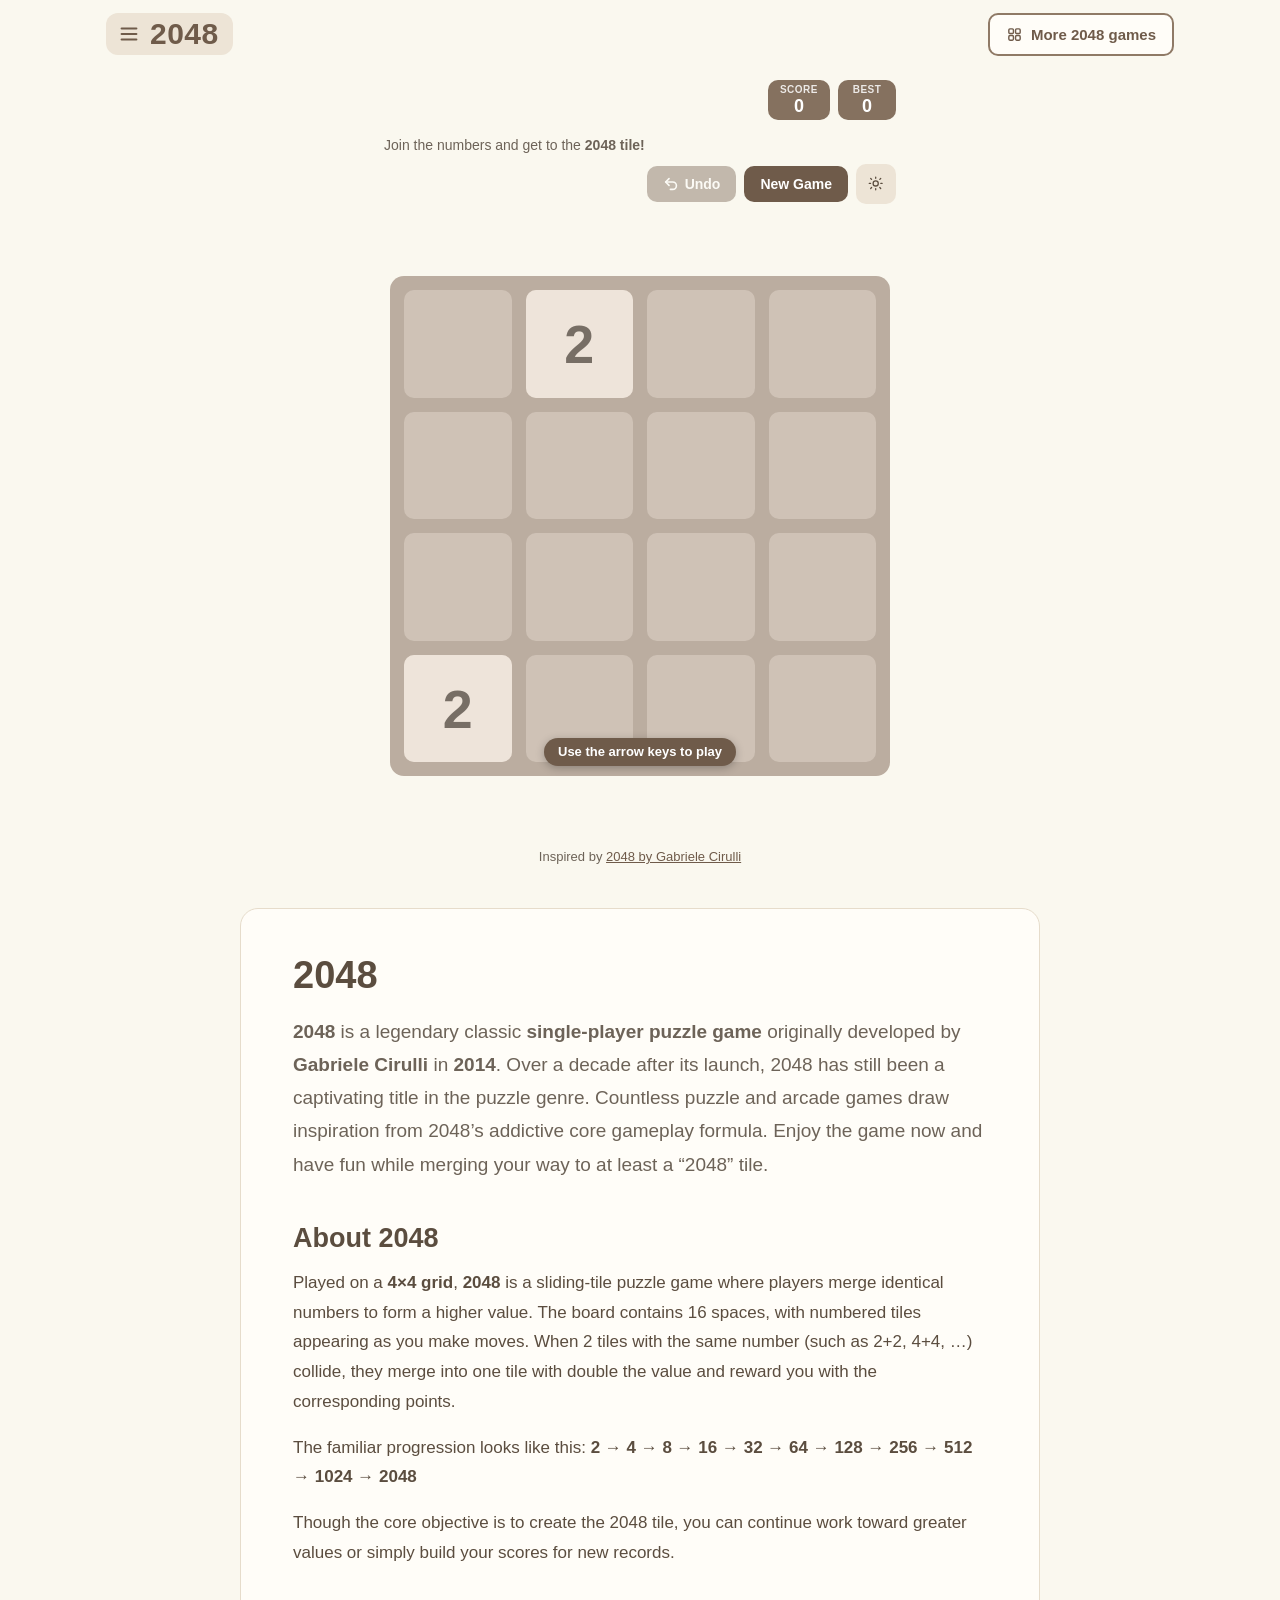
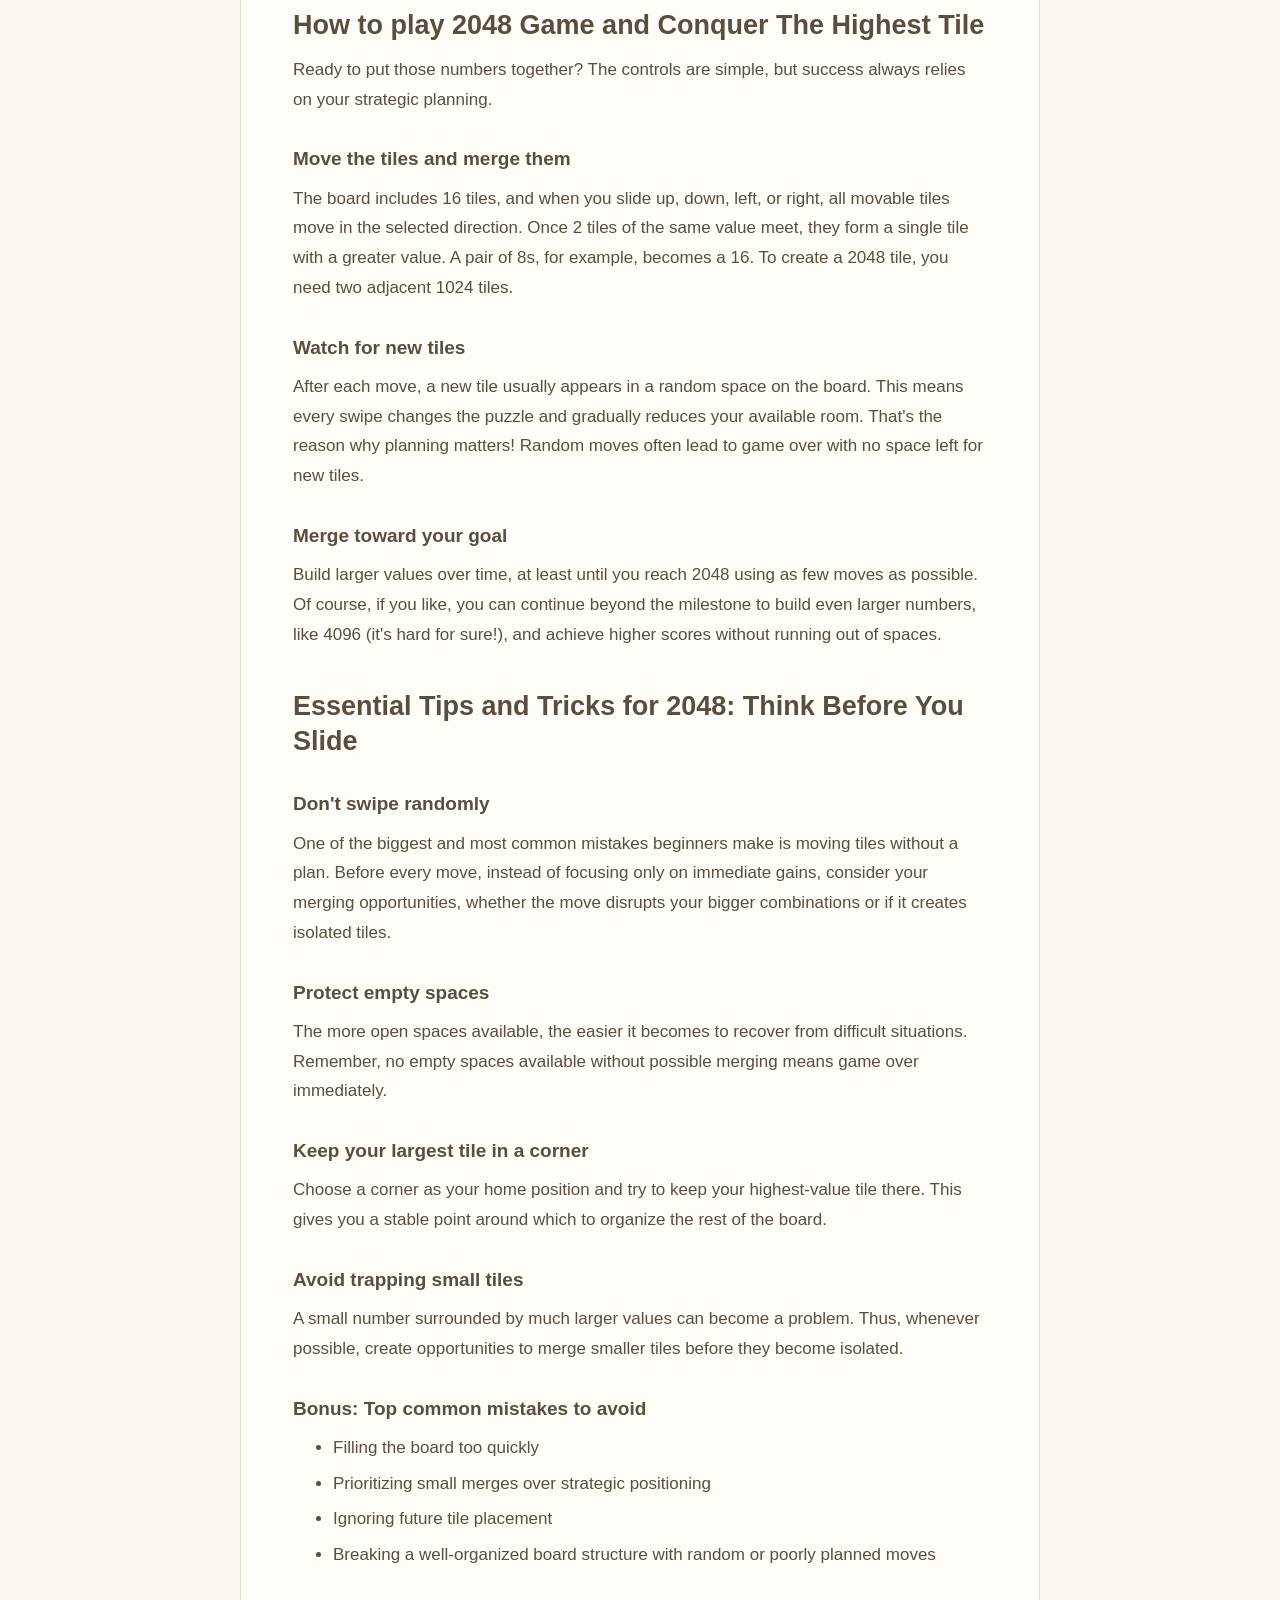
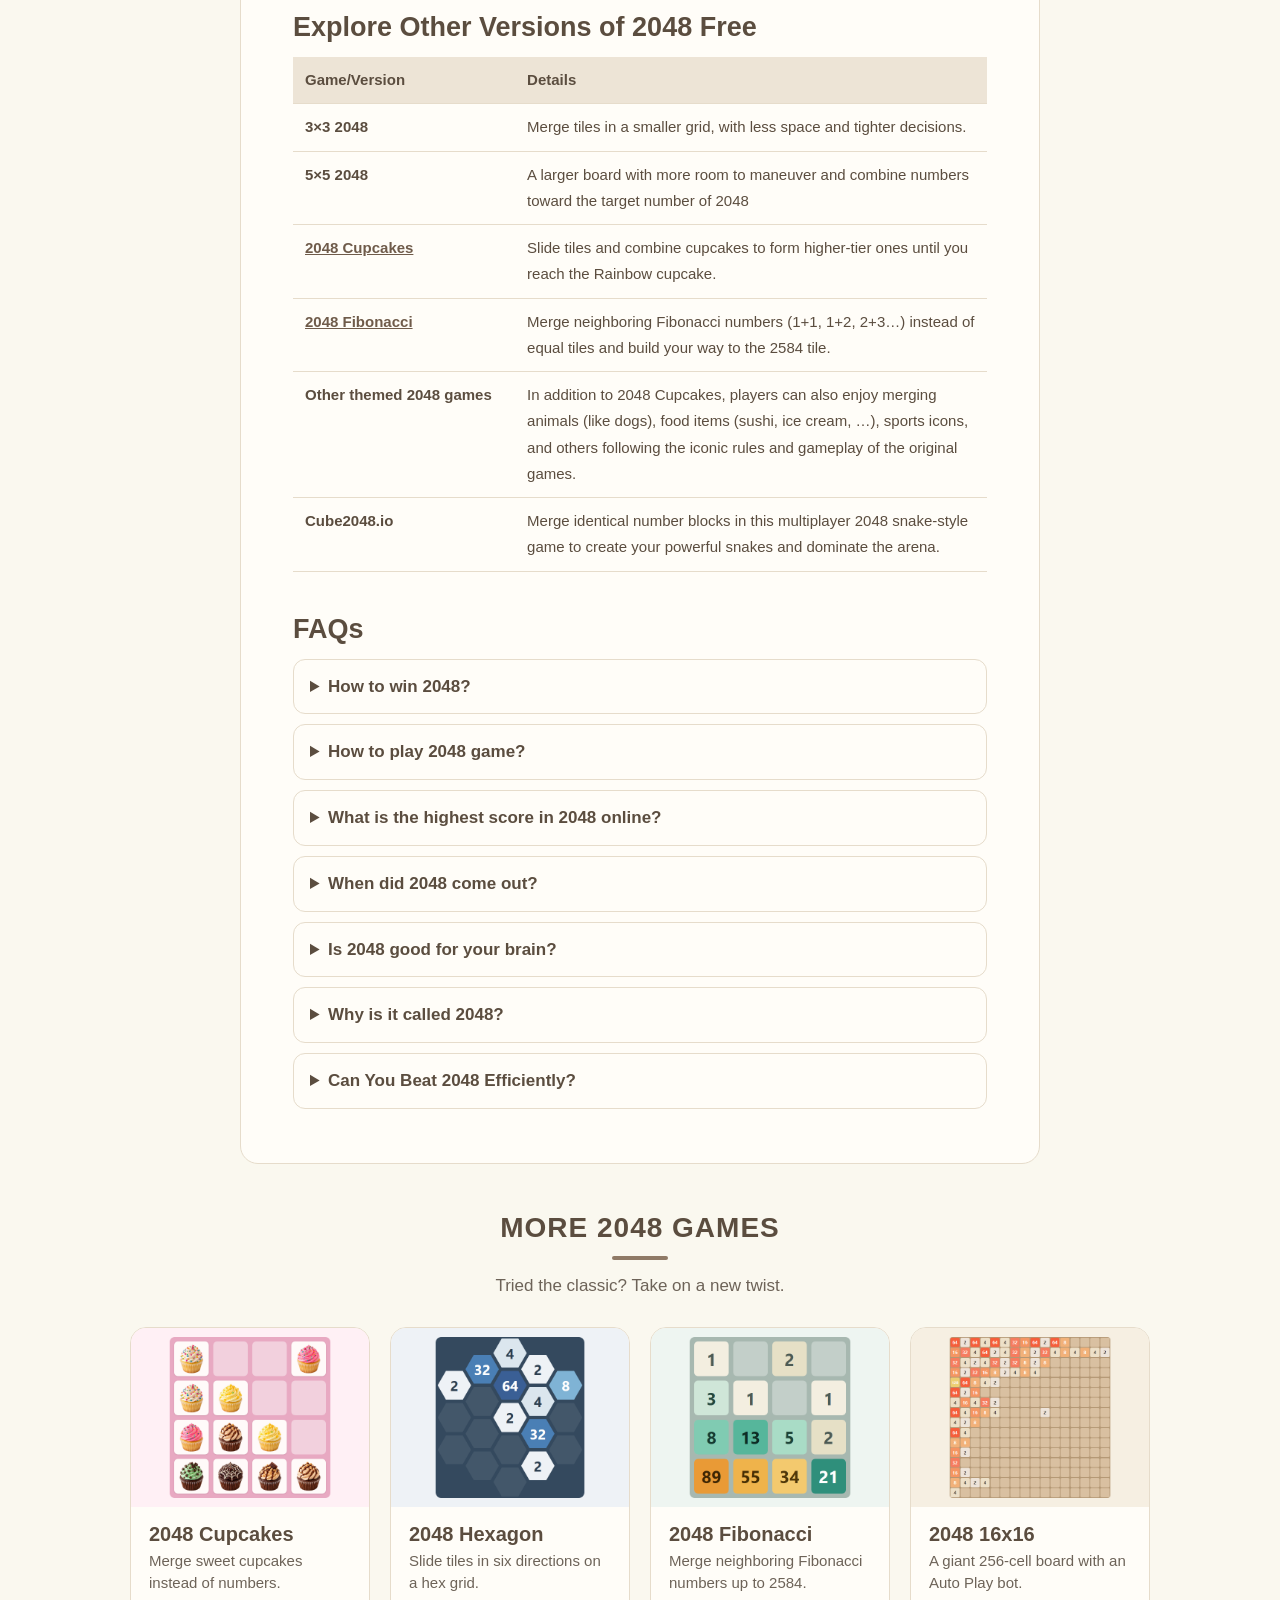
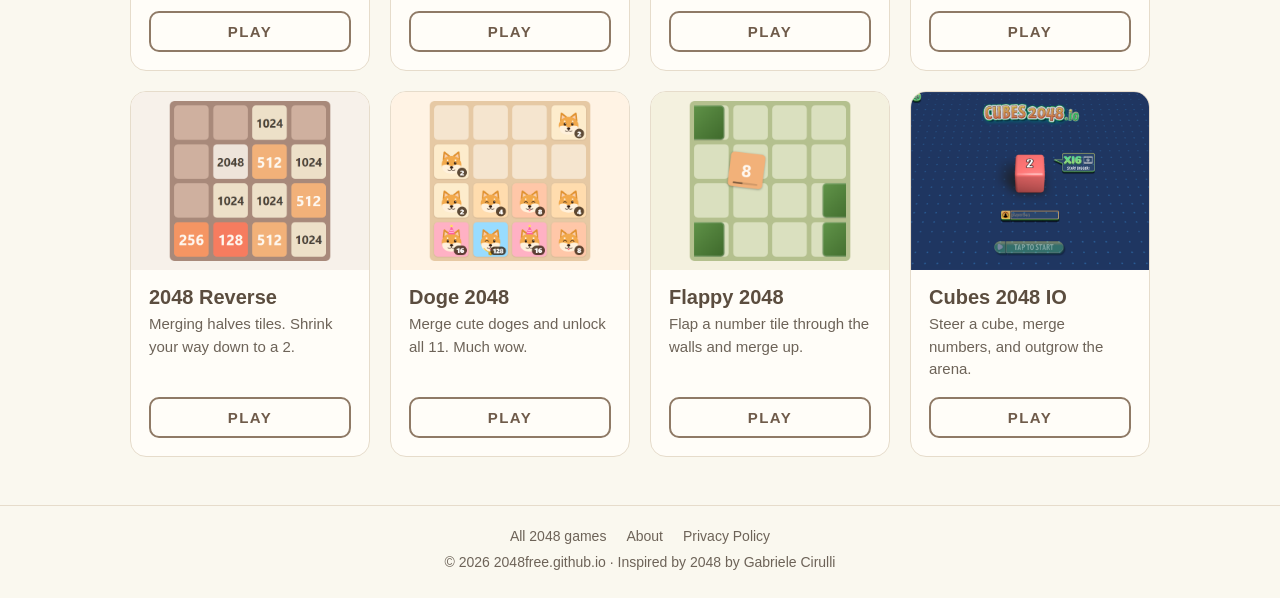
<file: index.html>
<!DOCTYPE html>
<html lang="en-US">
<head>
<script>try{var q=location.search.match(/[?&]notrack=([01])/);if(q)localStorage.setItem("2048free_notrack",q[1]);if(location.hostname!=="2048free.github.io"||localStorage.getItem("2048free_notrack")==="1")window["ga-disable-G-G84GT2WR56"]=true}catch(e){}</script>
<!-- Google tag (gtag.js) -->
<script async src="https://www.googletagmanager.com/gtag/js?id=G-G84GT2WR56"></script>
<script>
  window.dataLayer = window.dataLayer || [];
  function gtag(){dataLayer.push(arguments);}
  gtag('js', new Date());

  gtag('config', 'G-G84GT2WR56');
</script><meta charset="UTF-8">
<meta name="viewport" content="width=device-width, initial-scale=1, viewport-fit=cover">
<title>2048 Free - Play 2048 Game</title>
<meta name="description" content="2048 is a legendary single-player puzzle game where players merge identical numbers to form a higher value. Play now and merge tiles until you reach 2048.">
<meta name="robots" content="index, follow, max-image-preview:large">
<link rel="canonical" href="https://2048free.github.io/">
<!-- Google Search Console: paste the google-site-verification meta tag here -->

<meta property="og:type" content="website">
<meta property="og:site_name" content="2048 Free">
<meta property="og:locale" content="en_US">
<meta property="og:title" content="2048 Free - Play 2048 Game">
<meta property="og:description" content="2048 is a legendary single-player puzzle game where players merge identical numbers to form a higher value. Play now and merge tiles until you reach 2048.">
<meta property="og:url" content="https://2048free.github.io/">
<meta property="og:image" content="https://2048free.github.io/assets/thumbs/2048.png">
<meta property="og:image:width" content="640">
<meta property="og:image:height" content="480">
<meta property="og:image:alt" content="2048 game board with merged number tiles">
<meta name="twitter:card" content="summary_large_image">
<meta name="twitter:title" content="2048 Free - Play 2048 Game">
<meta name="twitter:description" content="2048 is a legendary single-player puzzle game where players merge identical numbers to form a higher value. Play now and merge tiles until you reach 2048.">
<meta name="twitter:image" content="https://2048free.github.io/assets/thumbs/2048.png">

<link rel="icon" href="/favicon.ico" sizes="48x48">
<link rel="icon" href="/assets/favicon.svg" type="image/svg+xml">
<link rel="apple-touch-icon" href="/assets/apple-touch-icon.png">
<meta name="theme-color" content="#faf8ef" media="(prefers-color-scheme: light)">
<meta name="theme-color" content="#1b1917" media="(prefers-color-scheme: dark)">

<script type="application/ld+json">
{
  "@context": "https://schema.org",
  "@graph": [
    {
      "@type": "WebSite",
      "@id": "https://2048free.github.io/",
      "url": "https://2048free.github.io/",
      "name": "2048 Free",
      "alternateName": "2048",
      "inLanguage": "en-US"
    },
    {
      "@type": "FAQPage",
      "@id": "https://2048free.github.io/#faq",
      "url": "https://2048free.github.io/",
      "mainEntity": [
        {
          "@type": "Question",
          "name": "How to win 2048?",
          "acceptedAnswer": {
            "@type": "Answer",
            "text": "Keep your highest tile in one corner and, more importantly, avoid moving in random directions. Also, focus on building larger numbers while keeping the board organized. These are core and most crucial rules to keep in mind."
          }
        },
        {
          "@type": "Question",
          "name": "How to play 2048 game?",
          "acceptedAnswer": {
            "@type": "Answer",
            "text": "Slide tiles on a 4×4 grid using the 4 arrow keys (on PC) or swipe your screen (on touchscreen). When two matching tiles touch, they merge into a larger number. Keep merging until you reach 2048 or have no moves left."
          }
        },
        {
          "@type": "Question",
          "name": "What is the highest score in 2048 online?",
          "acceptedAnswer": {
            "@type": "Answer",
            "text": "There is no official highest score because you can continue playing after reaching 2048. Theoretically, the maximum possible score on the standard board (4×4) is roughly over 3,866,000 points."
          }
        },
        {
          "@type": "Question",
          "name": "When did 2048 come out?",
          "acceptedAnswer": {
            "@type": "Answer",
            "text": "2048 was released on March 9, 2014, by Italian developer Gabriele Cirulli."
          }
        },
        {
          "@type": "Question",
          "name": "Is 2048 good for your brain?",
          "acceptedAnswer": {
            "@type": "Answer",
            "text": "It’s quite likely. This is because 2048 helps develop pattern recognition, strategic thinking, planning, as well as problem-solving skills."
          }
        },
        {
          "@type": "Question",
          "name": "Why is it called 2048?",
          "acceptedAnswer": {
            "@type": "Answer",
            "text": "The game is named after its main goal: creating a tile with the number 2048 by merging smaller tiles."
          }
        },
        {
          "@type": "Question",
          "name": "Can You Beat 2048 Efficiently?",
          "acceptedAnswer": {
            "@type": "Answer",
            "text": "Most players focus on reaching 2048 as quickly as possible. Advanced players often attempt to reach the goal using the fewest moves possible. Can you merge a 2048 tile? Play now and beat this puzzle challenge!"
          }
        }
      ]
    }
  ]
}
</script>

<script>try{if(localStorage.getItem("2048free_theme")==="dark")document.documentElement.setAttribute("data-theme","dark")}catch(e){}</script>
<link rel="stylesheet" href="/assets/site.css">
<link rel="stylesheet" href="/assets/2048/game.css">
</head>
<body class="sf">

<header class="sf-header">
  <div class="sf-header-inner">
    <div class="sf-brand">
      <button class="sf-logo" id="sf-menu-toggle" type="button" aria-expanded="false" aria-controls="sf-menu" aria-label="Open menu">
        <svg class="sf-icon" viewBox="0 0 24 24" fill="none" stroke="currentColor" stroke-width="2.4" stroke-linecap="round" aria-hidden="true"><path d="M4 6h16M4 12h16M4 18h16"/></svg>2048
      </button>
      <nav class="sf-menu" id="sf-menu" hidden>
        <a class="sf-menu-item" href="/" aria-current="page">
          <svg class="sf-icon" viewBox="0 0 24 24" fill="none" stroke="currentColor" stroke-width="2" stroke-linejoin="round" aria-hidden="true"><path d="M12 3.5l2.6 5.3 5.9.9-4.3 4.1 1 5.8L12 16.9l-5.2 2.7 1-5.8-4.3-4.1 5.9-.9z"/></svg>
          <span><b>2048</b><small>The original 4×4 puzzle</small></span>
        </a>
        <a class="sf-menu-item" href="#how-to-play">
          <svg class="sf-icon" viewBox="0 0 24 24" fill="none" stroke="currentColor" stroke-width="2" stroke-linejoin="round" aria-hidden="true"><path d="M4 5.5A1.5 1.5 0 0 1 5.5 4H11v16H5.5A1.5 1.5 0 0 1 4 18.5z"/><path d="M20 5.5A1.5 1.5 0 0 0 18.5 4H13v16h5.5a1.5 1.5 0 0 0 1.5-1.5z"/></svg>
          <span><b>How to play</b><small>Rules, tips, and FAQs</small></span>
        </a>
        <a class="sf-menu-item" href="/2048-games/">
          <svg class="sf-icon" viewBox="0 0 24 24" fill="none" stroke="currentColor" stroke-width="2" stroke-linejoin="round" aria-hidden="true"><rect x="4" y="4" width="6.5" height="6.5" rx="1.5"/><rect x="13.5" y="4" width="6.5" height="6.5" rx="1.5"/><rect x="4" y="13.5" width="6.5" height="6.5" rx="1.5"/><rect x="13.5" y="13.5" width="6.5" height="6.5" rx="1.5"/></svg>
          <span><b>More 2048 games</b><small>Cupcakes, Hexagon, and more</small></span>
        </a>
        <div class="sf-menu-sep"></div>
        <div class="sf-menu-links">
          <a href="/2048-cupcakes/">2048 Cupcakes</a>
          <a href="/2048-hexagon/">2048 Hexagon</a>
          <a href="/2048-fibonacci/">2048 Fibonacci</a>
          <a href="/about/">About</a>
          <a href="/privacy-policy/">Privacy Policy</a>
        </div>
      </nav>
    </div>
    <div class="sf-actions">
      <a class="sf-btn-outline" href="/2048-games/">
        <svg class="sf-icon" viewBox="0 0 24 24" fill="none" stroke="currentColor" stroke-width="2" stroke-linejoin="round" aria-hidden="true"><rect x="4" y="4" width="6.5" height="6.5" rx="1.5"/><rect x="13.5" y="4" width="6.5" height="6.5" rx="1.5"/><rect x="4" y="13.5" width="6.5" height="6.5" rx="1.5"/><rect x="13.5" y="13.5" width="6.5" height="6.5" rx="1.5"/></svg><span>More<span class="sf-hide-sm"> 2048</span> games</span>
      </a>
    </div>
  </div>
</header>

<section class="sf-stage" aria-label="2048 game">
  <div class="app">
    <div class="side-panel">
      <div class="heading">
        <div class="scores-container">
          <div class="score-box">
            <span class="score-label">Score</span>
            <span class="score-value" id="score">0</span>
          </div>
          <div class="score-box">
            <span class="score-label">Best</span>
            <span class="score-value" id="best">0</span>
          </div>
        </div>
      </div>

      <div class="above-game">
        <p class="game-intro">Join the numbers and get to the <strong>2048 tile!</strong></p>
        <div class="game-actions">
          <button class="btn-undo" id="undo-btn" type="button" aria-label="Undo last move" title="Undo last move" disabled>
            <svg viewBox="0 0 24 24" fill="none" stroke="currentColor" stroke-width="2.4" stroke-linecap="round" stroke-linejoin="round" aria-hidden="true"><path d="M9 14L4 9l5-5"/><path d="M4 9h10.5a5.5 5.5 0 0 1 0 11H11"/></svg>Undo
          </button>
          <button class="btn-new-game" id="new-game-btn" type="button">New Game</button>
          <button class="btn-theme-toggle" id="theme-toggle-btn" type="button" aria-label="Toggle dark mode" title="Toggle dark mode">
            <svg class="icon-sun" viewBox="0 0 24 24" fill="none" stroke="currentColor" stroke-width="2" stroke-linecap="round" aria-hidden="true"><circle cx="12" cy="12" r="4"/><path d="M12 2v2M12 20v2M4.2 4.2l1.4 1.4M18.4 18.4l1.4 1.4M2 12h2M20 12h2M4.2 19.8l1.4-1.4M18.4 5.6l1.4-1.4"/></svg>
            <svg class="icon-moon" viewBox="0 0 24 24" fill="none" stroke="currentColor" stroke-width="2" stroke-linecap="round" stroke-linejoin="round" aria-hidden="true"><path d="M21 12.79A9 9 0 1 1 11.21 3 7 7 0 0 0 21 12.79z"/></svg>
          </button>
        </div>
      </div>
    </div>

    <div class="footer">
      <p class="attribution">Inspired by <a href="https://github.com/gabrielecirulli/2048" target="_blank" rel="nofollow noopener">2048 by Gabriele Cirulli</a></p>
    </div>

    <div class="board-wrap">      <div class="board" id="board">
        <div class="grid-bg" id="grid-bg" aria-hidden="true"></div>
        <div class="tile-layer" id="tile-layer"></div>
        <div class="overlay" id="overlay" hidden>
          <div class="overlay-box">
            <p class="overlay-title" id="overlay-title">You Win!</p>
            <div class="overlay-actions">
              <button class="btn-overlay btn-secondary" id="overlay-continue-btn" type="button">Keep Playing</button>
              <button class="btn-overlay btn-primary" id="overlay-retry-btn" type="button">New Game</button>
            </div>
          </div>
        </div>
      </div>
    </div>
  </div>
</section>

<main class="sf-main">
  <article class="sf-article" id="how-to-play">
    <h1>2048</h1>
    <p class="sf-lead"><strong>2048</strong> is a legendary classic <strong>single-player puzzle game</strong> originally developed by <strong>Gabriele Cirulli</strong> in <strong>2014</strong>. Over a decade after its launch, 2048 has still been a captivating title in the puzzle genre. Countless puzzle and arcade games draw inspiration from 2048’s addictive core gameplay formula. Enjoy the game now and have fun while merging your way to at least a “2048” tile.</p>

    <h2>About 2048</h2>
    <p>Played on a <strong>4×4 grid</strong>, <strong>2048</strong> is a sliding-tile puzzle game where players merge identical numbers to form a higher value. The board contains 16 spaces, with numbered tiles appearing as you make moves. When 2 tiles with the same number (such as 2+2, 4+4, …) collide, they merge into one tile with double the value and reward you with the corresponding points.</p>
    <p>The familiar progression looks like this: <strong>2 → 4 → 8 → 16 → 32 → 64 → 128 → 256 → 512 → 1024 → 2048</strong></p>
    <p>Though the core objective is to create the 2048 tile, you can continue work toward greater values or simply build your scores for new records.</p>

    <h2>How to play 2048 Game and Conquer The Highest Tile</h2>
    <p>Ready to put those numbers together? The controls are simple, but success always relies on your strategic planning.</p>
    <h3>Move the tiles and merge them</h3>
    <p>The board includes 16 tiles, and when you slide up, down, left, or right, all movable tiles move in the selected direction. Once 2 tiles of the same value meet, they form a single tile with a greater value. A pair of 8s, for example, becomes a 16. To create a 2048 tile, you need two adjacent 1024 tiles.</p>
    <h3>Watch for new tiles</h3>
    <p>After each move, a new tile usually appears in a random space on the board. This means every swipe changes the puzzle and gradually reduces your available room. That's the reason why planning matters! Random moves often lead to game over with no space left for new tiles.</p>
    <h3>Merge toward your goal</h3>
    <p>Build larger values over time, at least until you reach 2048 using as few moves as possible. Of course, if you like, you can continue beyond the milestone to build even larger numbers, like 4096 (it's hard for sure!), and achieve higher scores without running out of spaces.</p>

    <h2>Essential Tips and Tricks for 2048: Think Before You Slide</h2>
    <h3>Don't swipe randomly</h3>
    <p>One of the biggest and most common mistakes beginners make is moving tiles without a plan. Before every move, instead of focusing only on immediate gains, consider your merging opportunities, whether the move disrupts your bigger combinations or if it creates isolated tiles.</p>
    <h3>Protect empty spaces</h3>
    <p>The more open spaces available, the easier it becomes to recover from difficult situations. Remember, no empty spaces available without possible merging means game over immediately.</p>
    <h3>Keep your largest tile in a corner</h3>
    <p>Choose a corner as your home position and try to keep your highest-value tile there. This gives you a stable point around which to organize the rest of the board.</p>
    <h3>Avoid trapping small tiles</h3>
    <p>A small number surrounded by much larger values can become a problem. Thus, whenever possible, create opportunities to merge smaller tiles before they become isolated.</p>
    <h3>Bonus: Top common mistakes to avoid</h3>
    <ul>
      <li>Filling the board too quickly</li>
      <li>Prioritizing small merges over strategic positioning</li>
      <li>Ignoring future tile placement</li>
      <li>Breaking a well-organized board structure with random or poorly planned moves</li>
    </ul>

    <h2>Explore Other Versions of 2048 Free</h2>
    <table>
      <thead>
        <tr><th>Game/Version</th><th>Details</th></tr>
      </thead>
      <tbody>
        <tr><td>3×3 2048</td><td>Merge tiles in a smaller grid, with less space and tighter decisions.</td></tr>
        <tr><td>5×5 2048</td><td>A larger board with more room to maneuver and combine numbers toward the target number of 2048</td></tr>
        <tr><td><a href="/2048-cupcakes/">2048 Cupcakes</a></td><td>Slide tiles and combine cupcakes to form higher-tier ones until you reach the Rainbow cupcake.</td></tr>
        <tr><td><a href="/2048-fibonacci/">2048 Fibonacci</a></td><td>Merge neighboring Fibonacci numbers (1+1, 1+2, 2+3…) instead of equal tiles and build your way to the 2584 tile.</td></tr>
        <tr><td>Other themed 2048 games</td><td>In addition to 2048 Cupcakes, players can also enjoy merging animals (like dogs), food items (sushi, ice cream, …), sports icons, and others following the iconic rules and gameplay of the original games.</td></tr>
        <tr><td>Cube2048.io</td><td>Merge identical number blocks in this multiplayer 2048 snake-style game to create your powerful snakes and dominate the arena.</td></tr>
      </tbody>
    </table>

    <h2>FAQs</h2>
    <details>
      <summary>How to win 2048?</summary>
      <p>Keep your highest tile in one corner and, more importantly, avoid moving in random directions. Also, focus on building larger numbers while keeping the board organized. These are core and most crucial rules to keep in mind.</p>
    </details>
    <details>
      <summary>How to play 2048 game?</summary>
      <p>Slide tiles on a 4×4 grid using the 4 arrow keys (on PC) or swipe your screen (on touchscreen). When two matching tiles touch, they merge into a larger number. Keep merging until you reach 2048 or have no moves left.</p>
    </details>
    <details>
      <summary>What is the highest score in 2048 online?</summary>
      <p>There is no official highest score because you can continue playing after reaching 2048. Theoretically, the maximum possible score on the standard board (4×4) is roughly over 3,866,000 points.</p>
    </details>
    <details>
      <summary>When did 2048 come out?</summary>
      <p>2048 was released on March 9, 2014, by Italian developer Gabriele Cirulli.</p>
    </details>
    <details>
      <summary>Is 2048 good for your brain?</summary>
      <p>It’s quite likely. This is because 2048 helps develop pattern recognition, strategic thinking, planning, as well as problem-solving skills.</p>
    </details>
    <details>
      <summary>Why is it called 2048?</summary>
      <p>The game is named after its main goal: creating a tile with the number 2048 by merging smaller tiles.</p>
    </details>
    <details>
      <summary>Can You Beat 2048 Efficiently?</summary>
      <p>Most players focus on reaching 2048 as quickly as possible. Advanced players often attempt to reach the goal using the fewest moves possible. Can you merge a 2048 tile? Play now and beat this puzzle challenge!</p>
    </details>
  </article>

  <section class="sf-related" aria-labelledby="related-title">
    <p class="sf-section-title" id="related-title">More 2048 games</p>
    <p class="sf-section-sub">Tried the classic? Take on a new twist.</p>
    <div class="sf-grid">
      <a class="sf-card" href="/2048-cupcakes/">
        <span class="sf-card-thumb"><img src="/assets/thumbs/2048-cupcakes.png" alt="2048 Cupcakes game board" loading="lazy" width="640" height="480"></span>
        <span class="sf-card-body">
          <span class="sf-card-title">2048 Cupcakes</span>
          <span class="sf-card-desc">Merge sweet cupcakes instead of numbers.</span>
          <span class="sf-card-play">PLAY</span>
        </span>
      </a>
      <a class="sf-card" href="/2048-hexagon/">
        <span class="sf-card-thumb"><img src="/assets/thumbs/2048-hexagon.png" alt="2048 Hexagon game board" loading="lazy" width="640" height="480"></span>
        <span class="sf-card-body">
          <span class="sf-card-title">2048 Hexagon</span>
          <span class="sf-card-desc">Slide tiles in six directions on a hex grid.</span>
          <span class="sf-card-play">PLAY</span>
        </span>
      </a>
      <a class="sf-card" href="/2048-fibonacci/">
        <span class="sf-card-thumb"><img src="/assets/thumbs/2048-fibonacci.png" alt="2048 Fibonacci game board" loading="lazy" width="640" height="480"></span>
        <span class="sf-card-body">
          <span class="sf-card-title">2048 Fibonacci</span>
          <span class="sf-card-desc">Merge neighboring Fibonacci numbers up to 2584.</span>
          <span class="sf-card-play">PLAY</span>
        </span>
      </a>
      <a class="sf-card" href="/2048-16x16/">
        <span class="sf-card-thumb"><img src="/assets/thumbs/2048-16x16.png" alt="2048 16x16 game board" loading="lazy" width="640" height="480"></span>
        <span class="sf-card-body">
          <span class="sf-card-title">2048 16x16</span>
          <span class="sf-card-desc">A giant 256-cell board with an Auto Play bot.</span>
          <span class="sf-card-play">PLAY</span>
        </span>
      </a>
      <a class="sf-card" href="/2048-reverse/">
        <span class="sf-card-thumb"><img src="/assets/thumbs/2048-reverse.png" alt="2048 Reverse game board" loading="lazy" width="640" height="480"></span>
        <span class="sf-card-body">
          <span class="sf-card-title">2048 Reverse</span>
          <span class="sf-card-desc">Merging halves tiles. Shrink your way down to a 2.</span>
          <span class="sf-card-play">PLAY</span>
        </span>
      </a>
      <a class="sf-card" href="/doge-2048/">
        <span class="sf-card-thumb"><img src="/assets/thumbs/doge-2048.png" alt="Doge 2048 game board" loading="lazy" width="640" height="480"></span>
        <span class="sf-card-body">
          <span class="sf-card-title">Doge 2048</span>
          <span class="sf-card-desc">Merge cute doges and unlock all 11. Much wow.</span>
          <span class="sf-card-play">PLAY</span>
        </span>
      </a>
      <a class="sf-card" href="/flappy-2048/">
        <span class="sf-card-thumb"><img src="/assets/thumbs/flappy-2048.png" alt="Flappy 2048 game board" loading="lazy" width="640" height="480"></span>
        <span class="sf-card-body">
          <span class="sf-card-title">Flappy 2048</span>
          <span class="sf-card-desc">Flap a number tile through the walls and merge up.</span>
          <span class="sf-card-play">PLAY</span>
        </span>
      </a>
      <a class="sf-card" href="/cubes-2048-io/">
        <span class="sf-card-thumb"><img src="/assets/thumbs/cubes-2048-io.png" alt="Cubes 2048 IO game screen" loading="lazy" width="640" height="480"></span>
        <span class="sf-card-body">
          <span class="sf-card-title">Cubes 2048 IO</span>
          <span class="sf-card-desc">Steer a cube, merge numbers, and outgrow the arena.</span>
          <span class="sf-card-play">PLAY</span>
        </span>
      </a>
    </div>
  </section>
</main>

<footer class="sf-footer">
  <nav aria-label="Footer">
    <a href="/2048-games/">All 2048 games</a>
    <a href="/about/">About</a>
    <a href="/privacy-policy/">Privacy Policy</a>
  </nav>
  <p>© 2026 2048free.github.io · Inspired by <a href="https://github.com/gabrielecirulli/2048" target="_blank" rel="nofollow noopener">2048 by Gabriele Cirulli</a></p>
</footer>

<script src="/assets/site.js"></script>
<script src="/assets/track.js"></script>
<script src="/assets/hint.js"></script>
<script src="/assets/2048/game.js"></script>
</body>
</html>
</file>
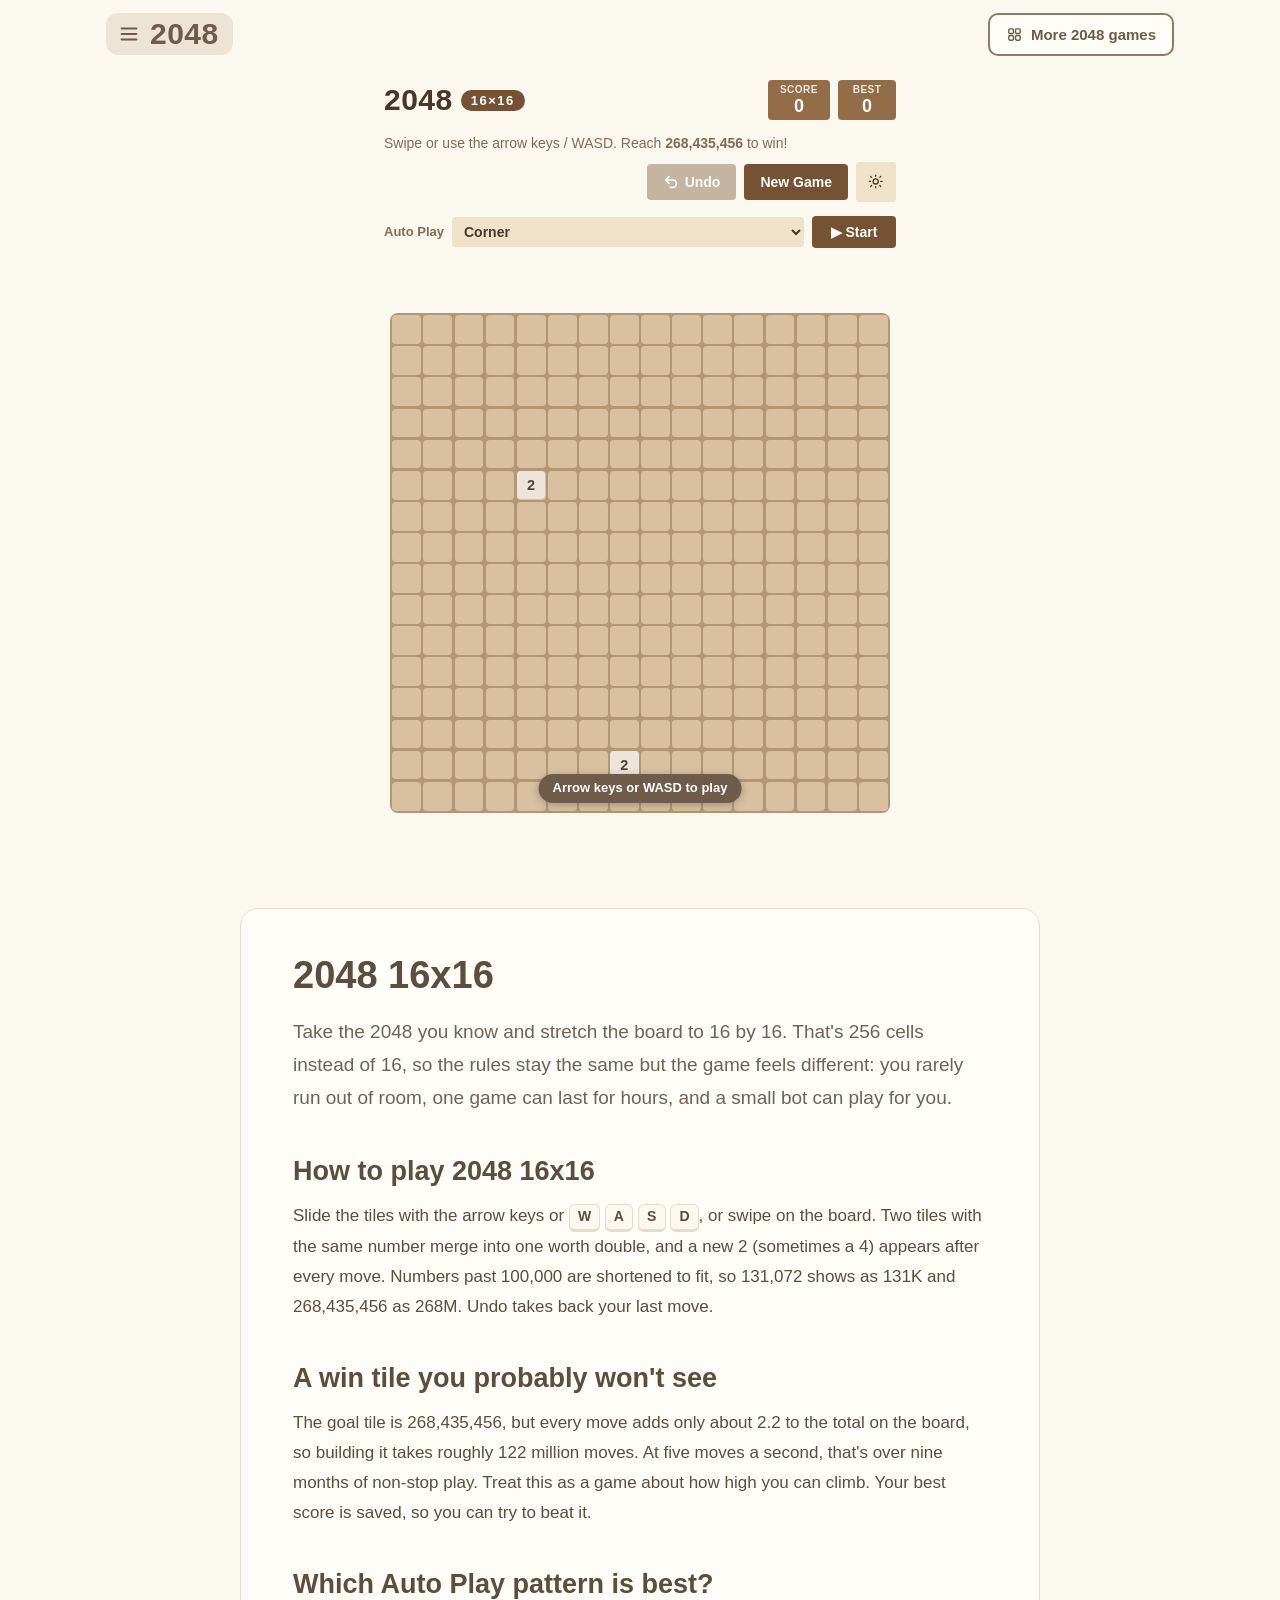
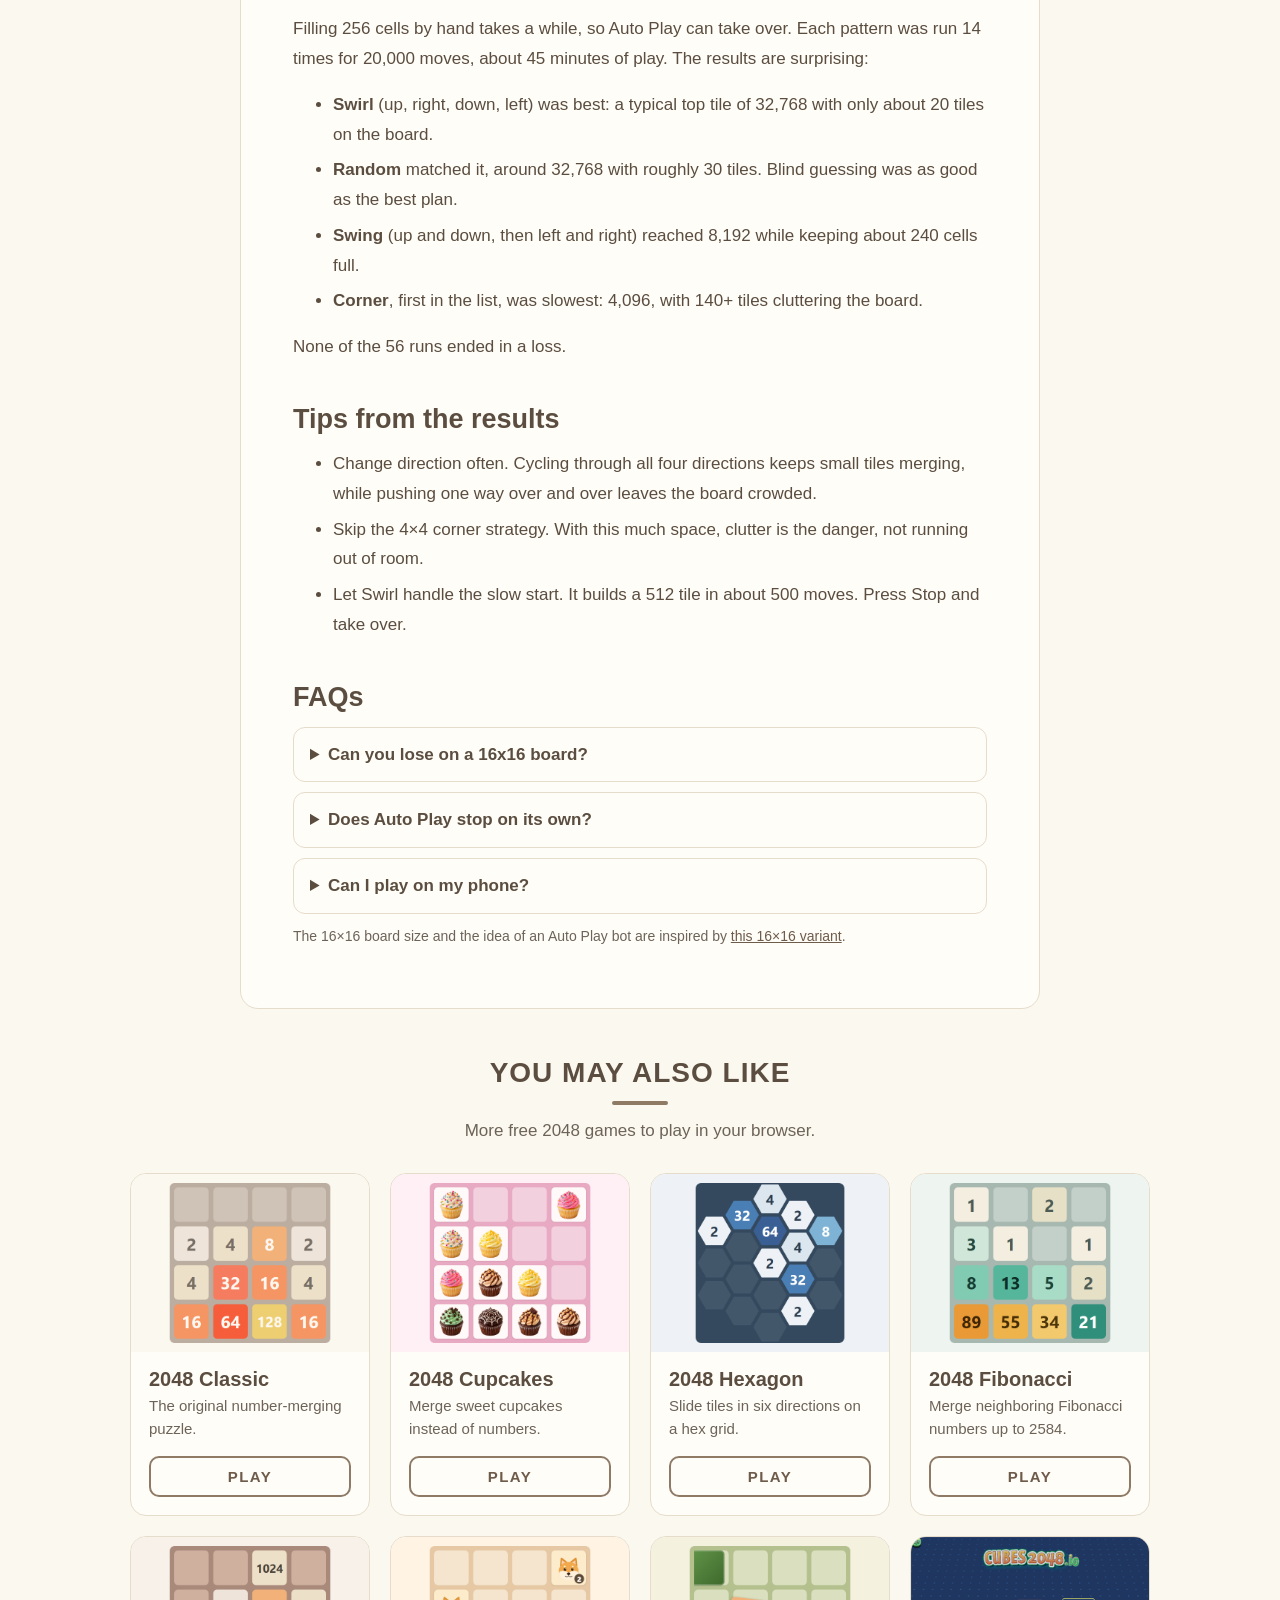
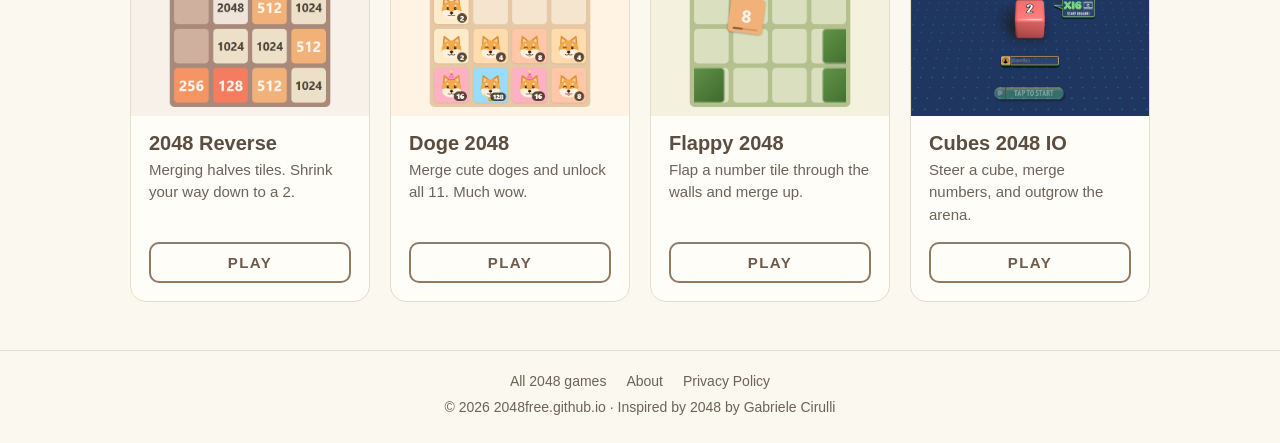
<file: 2048-16x16/index.html>
<!DOCTYPE html>
<html lang="en-US">
<head>
<script>try{var q=location.search.match(/[?&]notrack=([01])/);if(q)localStorage.setItem("2048free_notrack",q[1]);if(location.hostname!=="2048free.github.io"||localStorage.getItem("2048free_notrack")==="1")window["ga-disable-G-G84GT2WR56"]=true}catch(e){}</script>
<!-- Google tag (gtag.js) -->
<script async src="https://www.googletagmanager.com/gtag/js?id=G-G84GT2WR56"></script>
<script>
  window.dataLayer = window.dataLayer || [];
  function gtag(){dataLayer.push(arguments);}
  gtag('js', new Date());

  gtag('config', 'G-G84GT2WR56');
</script>
<meta charset="UTF-8">
<meta name="viewport" content="width=device-width, initial-scale=1, viewport-fit=cover">
<title>2048 16x16</title>
<meta name="description" content="Play 2048 16x16 free online. A giant 256-cell board with an Auto Play bot, plus test results on which bot pattern builds the biggest tile.">
<link rel="canonical" href="https://2048free.github.io/2048-16x16/">
<meta property="og:type" content="website">
<meta property="og:title" content="2048 16x16">
<meta property="og:description" content="A giant 256-cell 2048 board with an Auto Play bot.">
<meta property="og:url" content="https://2048free.github.io/2048-16x16/">
<meta property="og:image" content="https://2048free.github.io/assets/thumbs/2048-16x16.png">
<link rel="icon" href="/assets/favicon-16x16.svg" type="image/svg+xml">
<script>try{if(localStorage.getItem("2048free_theme")==="dark")document.documentElement.setAttribute("data-theme","dark")}catch(e){}</script>
<link rel="stylesheet" href="/assets/site.css">
<link rel="stylesheet" href="/2048-16x16/game.css">
</head>
<body class="sf">

<header class="sf-header">
  <div class="sf-header-inner">
    <div class="sf-brand">
      <button class="sf-logo" id="sf-menu-toggle" type="button" aria-expanded="false" aria-controls="sf-menu" aria-label="Open menu">
        <svg class="sf-icon" viewBox="0 0 24 24" fill="none" stroke="currentColor" stroke-width="2.4" stroke-linecap="round" aria-hidden="true"><path d="M4 6h16M4 12h16M4 18h16"/></svg>2048
      </button>
      <nav class="sf-menu" id="sf-menu" hidden>
        <a class="sf-menu-item" href="/">
          <svg class="sf-icon" viewBox="0 0 24 24" fill="none" stroke="currentColor" stroke-width="2" stroke-linejoin="round" aria-hidden="true"><path d="M12 3.5l2.6 5.3 5.9.9-4.3 4.1 1 5.8L12 16.9l-5.2 2.7 1-5.8-4.3-4.1 5.9-.9z"/></svg>
          <span><b>2048</b><small>The original 4×4 puzzle</small></span>
        </a>
        <a class="sf-menu-item" href="#how-to-play">
          <svg class="sf-icon" viewBox="0 0 24 24" fill="none" stroke="currentColor" stroke-width="2" stroke-linejoin="round" aria-hidden="true"><path d="M4 5.5A1.5 1.5 0 0 1 5.5 4H11v16H5.5A1.5 1.5 0 0 1 4 18.5z"/><path d="M20 5.5A1.5 1.5 0 0 0 18.5 4H13v16h5.5a1.5 1.5 0 0 0 1.5-1.5z"/></svg>
          <span><b>How to play</b><small>Rules, Auto Play, and FAQs</small></span>
        </a>
        <a class="sf-menu-item" href="/2048-games/">
          <svg class="sf-icon" viewBox="0 0 24 24" fill="none" stroke="currentColor" stroke-width="2" stroke-linejoin="round" aria-hidden="true"><rect x="4" y="4" width="6.5" height="6.5" rx="1.5"/><rect x="13.5" y="4" width="6.5" height="6.5" rx="1.5"/><rect x="4" y="13.5" width="6.5" height="6.5" rx="1.5"/><rect x="13.5" y="13.5" width="6.5" height="6.5" rx="1.5"/></svg>
          <span><b>More 2048 games</b><small>Cupcakes, Hexagon, and more</small></span>
        </a>
        <div class="sf-menu-sep"></div>
        <div class="sf-menu-links">
          <a href="/2048-cupcakes/">2048 Cupcakes</a>
          <a href="/2048-hexagon/">2048 Hexagon</a>
          <a href="/2048-fibonacci/">2048 Fibonacci</a>
          <a href="/about/">About</a>
          <a href="/privacy-policy/">Privacy Policy</a>
        </div>
      </nav>
    </div>
    <div class="sf-actions">
      <a class="sf-btn-outline" href="/2048-games/">
        <svg class="sf-icon" viewBox="0 0 24 24" fill="none" stroke="currentColor" stroke-width="2" stroke-linejoin="round" aria-hidden="true"><rect x="4" y="4" width="6.5" height="6.5" rx="1.5"/><rect x="13.5" y="4" width="6.5" height="6.5" rx="1.5"/><rect x="4" y="13.5" width="6.5" height="6.5" rx="1.5"/><rect x="13.5" y="13.5" width="6.5" height="6.5" rx="1.5"/></svg><span>More<span class="sf-hide-sm"> 2048</span> games</span>
      </a>
    </div>
  </div>
</header>

<section class="sf-stage" aria-label="2048 16x16 game">
  <div class="app">
    <div class="side-panel">
      <div class="heading">
        <div class="title-block">
          <div class="title">2048</div>
          <span class="title-sub">16×16</span>
        </div>
        <div class="scores-container">
          <div class="score-box">
            <span class="score-label">Score</span>
            <span class="score-value" id="score">0</span>
          </div>
          <div class="score-box">
            <span class="score-label">Best</span>
            <span class="score-value" id="best">0</span>
          </div>
        </div>
      </div>

      <div class="above-game">
        <p class="game-intro">Swipe or use the arrow keys / WASD. Reach <strong>268,435,456</strong> to win!</p>
        <div class="game-actions">
          <button class="btn-undo" id="undo-btn" type="button" aria-label="Undo last move" title="Undo last move" disabled>
            <svg viewBox="0 0 24 24" fill="none" stroke="currentColor" stroke-width="2.4" stroke-linecap="round" stroke-linejoin="round" aria-hidden="true"><path d="M9 14L4 9l5-5"/><path d="M4 9h10.5a5.5 5.5 0 0 1 0 11H11"/></svg>Undo
          </button>
          <button class="btn-new-game" id="new-game-btn" type="button">New Game</button>
          <button class="btn-theme-toggle" id="theme-toggle-btn" type="button" aria-label="Toggle dark mode" title="Toggle dark mode">
            <svg class="icon-sun" viewBox="0 0 24 24" fill="none" stroke="currentColor" stroke-width="2" stroke-linecap="round" aria-hidden="true"><circle cx="12" cy="12" r="4"/><path d="M12 2v2M12 20v2M4.2 4.2l1.4 1.4M18.4 18.4l1.4 1.4M2 12h2M20 12h2M4.2 19.8l1.4-1.4M18.4 5.6l1.4-1.4"/></svg>
            <svg class="icon-moon" viewBox="0 0 24 24" fill="none" stroke="currentColor" stroke-width="2" stroke-linecap="round" stroke-linejoin="round" aria-hidden="true"><path d="M21 12.79A9 9 0 1 1 11.21 3 7 7 0 0 0 21 12.79z"/></svg>
          </button>
        </div>
      </div>

      <div class="auto-play-bar">
        <span class="auto-play-label">Auto Play</span>
        <select class="auto-play-select" id="auto-play-select" aria-label="Auto Play pattern">
          <option value="corner">Corner</option>
          <option value="swing">Swing</option>
          <option value="swirl">Swirl</option>
          <option value="random">Random</option>
        </select>
        <button class="btn-auto-play" id="auto-play-btn" type="button">▶ Start</button>
      </div>
    </div>

    <div class="board-wrap">
      <div class="board" id="board" data-hint-keys="Arrow keys or WASD to play">
        <div class="grid-bg" id="grid-bg" aria-hidden="true"></div>
        <div class="tile-layer" id="tile-layer"></div>
        <div class="overlay" id="overlay" hidden>
          <div class="overlay-box">
            <p class="overlay-title" id="overlay-title">You Win!</p>
            <div class="overlay-actions">
              <button class="btn-overlay btn-secondary" id="overlay-continue-btn" type="button">Keep Playing</button>
              <button class="btn-overlay btn-primary" id="overlay-retry-btn" type="button">New Game</button>
            </div>
          </div>
        </div>
      </div>
    </div>
  </div>
</section>

<main class="sf-main">
  <article class="sf-article" id="how-to-play">
    <h1>2048 16x16</h1>
    <p class="sf-lead">Take the 2048 you know and stretch the board to 16 by 16. That's 256 cells instead of 16, so the rules stay the same but the game feels different: you rarely run out of room, one game can last for hours, and a small bot can play for you.</p>

    <h2>How to play 2048 16x16</h2>
    <p>Slide the tiles with the arrow keys or <span class="sf-kbd">W</span> <span class="sf-kbd">A</span> <span class="sf-kbd">S</span> <span class="sf-kbd">D</span>, or swipe on the board. Two tiles with the same number merge into one worth double, and a new 2 (sometimes a 4) appears after every move. Numbers past 100,000 are shortened to fit, so 131,072 shows as 131K and 268,435,456 as 268M. Undo takes back your last move.</p>

    <h2>A win tile you probably won't see</h2>
    <p>The goal tile is 268,435,456, but every move adds only about 2.2 to the total on the board, so building it takes roughly 122 million moves. At five moves a second, that's over nine months of non-stop play. Treat this as a game about how high you can climb. Your best score is saved, so you can try to beat it.</p>

    <h2>Which Auto Play pattern is best?</h2>
    <p>Filling 256 cells by hand takes a while, so Auto Play can take over. Each pattern was run 14 times for 20,000 moves, about 45 minutes of play. The results are surprising:</p>
    <ul>
      <li><strong>Swirl</strong> (up, right, down, left) was best: a typical top tile of 32,768 with only about 20 tiles on the board.</li>
      <li><strong>Random</strong> matched it, around 32,768 with roughly 30 tiles. Blind guessing was as good as the best plan.</li>
      <li><strong>Swing</strong> (up and down, then left and right) reached 8,192 while keeping about 240 cells full.</li>
      <li><strong>Corner</strong>, first in the list, was slowest: 4,096, with 140+ tiles cluttering the board.</li>
    </ul>
    <p>None of the 56 runs ended in a loss.</p>

    <h2>Tips from the results</h2>
    <ul>
      <li>Change direction often. Cycling through all four directions keeps small tiles merging, while pushing one way over and over leaves the board crowded.</li>
      <li>Skip the 4×4 corner strategy. With this much space, clutter is the danger, not running out of room.</li>
      <li>Let Swirl handle the slow start. It builds a 512 tile in about 500 moves. Press Stop and take over.</li>
    </ul>

    <h2>FAQs</h2>
    <details>
      <summary>Can you lose on a 16x16 board?</summary>
      <p>Yes, if all 256 cells fill up and no two neighbors match. It's rare: none of the bot runs above ended that way.</p>
    </details>
    <details>
      <summary>Does Auto Play stop on its own?</summary>
      <p>It stops when you win or lose, and when you press Undo or New Game. Moving by hand while it's off doesn't turn it back on.</p>
    </details>
    <details>
      <summary>Can I play on my phone?</summary>
      <p>Yes. Swipe on the board to move the tiles. The cells are small on a phone, but large numbers are shortened so they stay readable.</p>
    </details>    <p style="font-size:14px;color:var(--sf-ink-soft)">The 16×16 board size and the idea of an Auto Play bot are inspired by <a href="https://garismarvel.github.io/2048/16x16.html" target="_blank" rel="nofollow noopener">this 16×16 variant</a>.</p>
  </article>

  <section class="sf-related" aria-labelledby="related-title">
    <p class="sf-section-title" id="related-title">You may also like</p>
    <p class="sf-section-sub">More free 2048 games to play in your browser.</p>
    <div class="sf-grid">
      <a class="sf-card" href="/">
        <span class="sf-card-thumb"><img src="/assets/thumbs/2048.png" alt="Classic 2048 game board" loading="lazy" width="640" height="480"></span>
        <span class="sf-card-body">
          <span class="sf-card-title">2048 Classic</span>
          <span class="sf-card-desc">The original number-merging puzzle.</span>
          <span class="sf-card-play">PLAY</span>
        </span>
      </a>
      <a class="sf-card" href="/2048-cupcakes/">
        <span class="sf-card-thumb"><img src="/assets/thumbs/2048-cupcakes.png" alt="2048 Cupcakes game board" loading="lazy" width="640" height="480"></span>
        <span class="sf-card-body">
          <span class="sf-card-title">2048 Cupcakes</span>
          <span class="sf-card-desc">Merge sweet cupcakes instead of numbers.</span>
          <span class="sf-card-play">PLAY</span>
        </span>
      </a>
      <a class="sf-card" href="/2048-hexagon/">
        <span class="sf-card-thumb"><img src="/assets/thumbs/2048-hexagon.png" alt="2048 Hexagon game board" loading="lazy" width="640" height="480"></span>
        <span class="sf-card-body">
          <span class="sf-card-title">2048 Hexagon</span>
          <span class="sf-card-desc">Slide tiles in six directions on a hex grid.</span>
          <span class="sf-card-play">PLAY</span>
        </span>
      </a>
      <a class="sf-card" href="/2048-fibonacci/">
        <span class="sf-card-thumb"><img src="/assets/thumbs/2048-fibonacci.png" alt="2048 Fibonacci game board" loading="lazy" width="640" height="480"></span>
        <span class="sf-card-body">
          <span class="sf-card-title">2048 Fibonacci</span>
          <span class="sf-card-desc">Merge neighboring Fibonacci numbers up to 2584.</span>
          <span class="sf-card-play">PLAY</span>
        </span>
      </a>
      <a class="sf-card" href="/2048-reverse/">
        <span class="sf-card-thumb"><img src="/assets/thumbs/2048-reverse.png" alt="2048 Reverse game board" loading="lazy" width="640" height="480"></span>
        <span class="sf-card-body">
          <span class="sf-card-title">2048 Reverse</span>
          <span class="sf-card-desc">Merging halves tiles. Shrink your way down to a 2.</span>
          <span class="sf-card-play">PLAY</span>
        </span>
      </a>
      <a class="sf-card" href="/doge-2048/">
        <span class="sf-card-thumb"><img src="/assets/thumbs/doge-2048.png" alt="Doge 2048 game board" loading="lazy" width="640" height="480"></span>
        <span class="sf-card-body">
          <span class="sf-card-title">Doge 2048</span>
          <span class="sf-card-desc">Merge cute doges and unlock all 11. Much wow.</span>
          <span class="sf-card-play">PLAY</span>
        </span>
      </a>
      <a class="sf-card" href="/flappy-2048/">
        <span class="sf-card-thumb"><img src="/assets/thumbs/flappy-2048.png" alt="Flappy 2048 game board" loading="lazy" width="640" height="480"></span>
        <span class="sf-card-body">
          <span class="sf-card-title">Flappy 2048</span>
          <span class="sf-card-desc">Flap a number tile through the walls and merge up.</span>
          <span class="sf-card-play">PLAY</span>
        </span>
      </a>
      <a class="sf-card" href="/cubes-2048-io/">
        <span class="sf-card-thumb"><img src="/assets/thumbs/cubes-2048-io.png" alt="Cubes 2048 IO game screen" loading="lazy" width="640" height="480"></span>
        <span class="sf-card-body">
          <span class="sf-card-title">Cubes 2048 IO</span>
          <span class="sf-card-desc">Steer a cube, merge numbers, and outgrow the arena.</span>
          <span class="sf-card-play">PLAY</span>
        </span>
      </a>
    </div>
  </section>
</main>

<footer class="sf-footer">
  <nav aria-label="Footer">
    <a href="/2048-games/">All 2048 games</a>
    <a href="/about/">About</a>
    <a href="/privacy-policy/">Privacy Policy</a>
  </nav>
  <p>© 2026 2048free.github.io · Inspired by <a href="https://github.com/gabrielecirulli/2048" target="_blank" rel="nofollow noopener">2048 by Gabriele Cirulli</a></p>
</footer>

<script src="/assets/site.js"></script>
<script src="/assets/track.js"></script>
<script src="/assets/hint.js"></script>
<script src="/2048-16x16/game.js"></script>
</body>
</html>
</file>
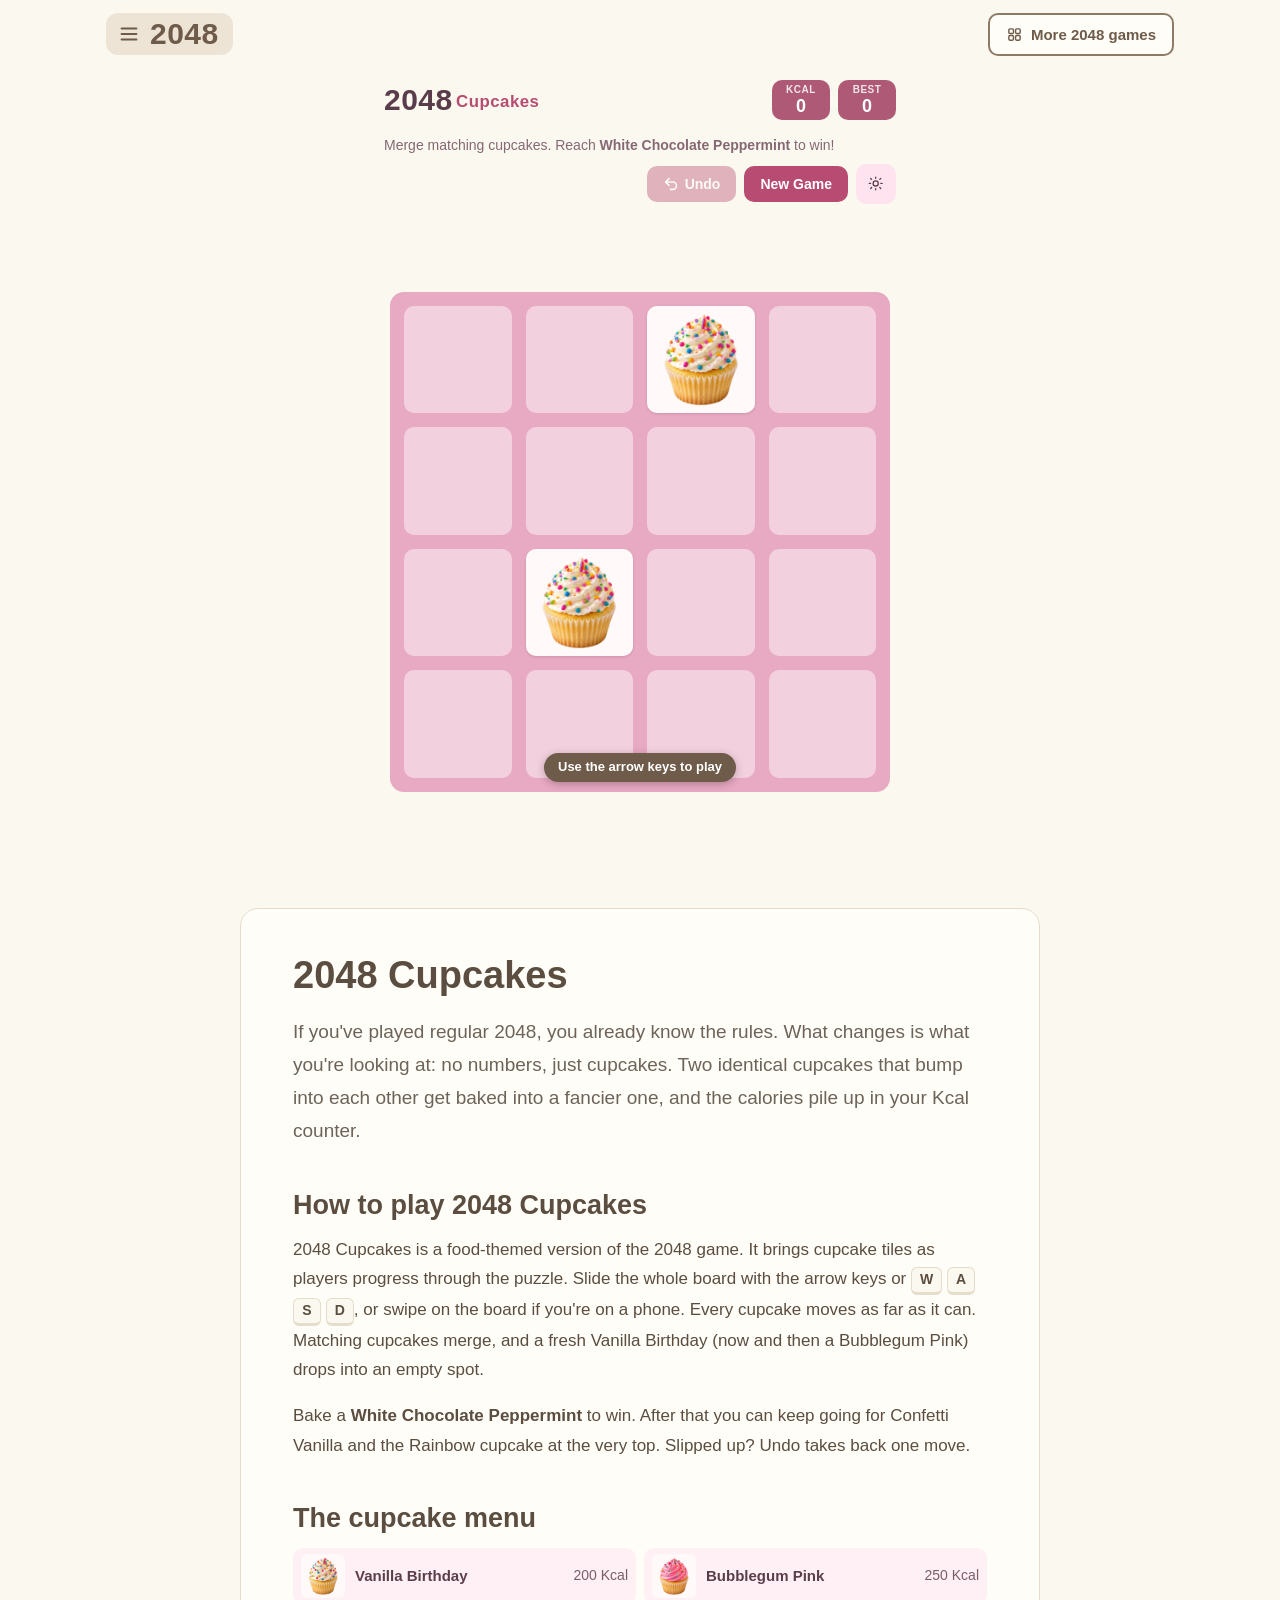
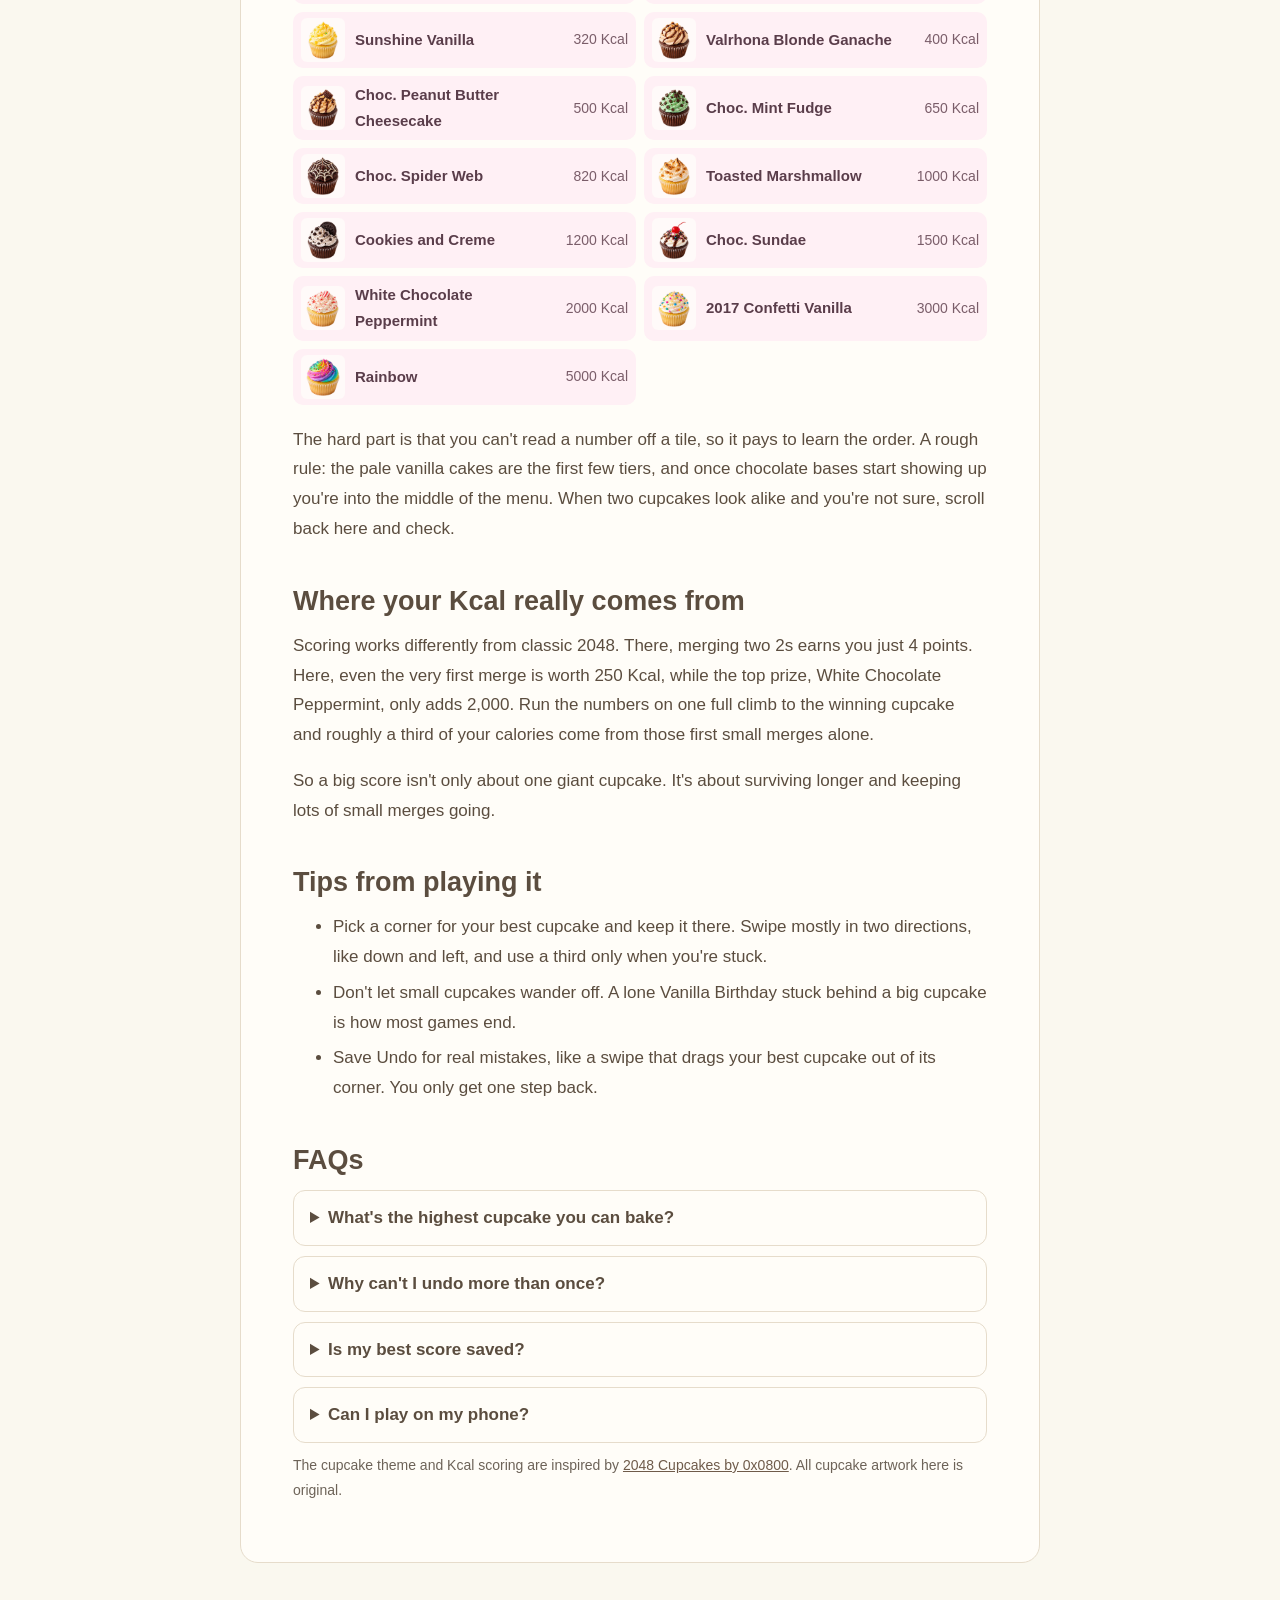
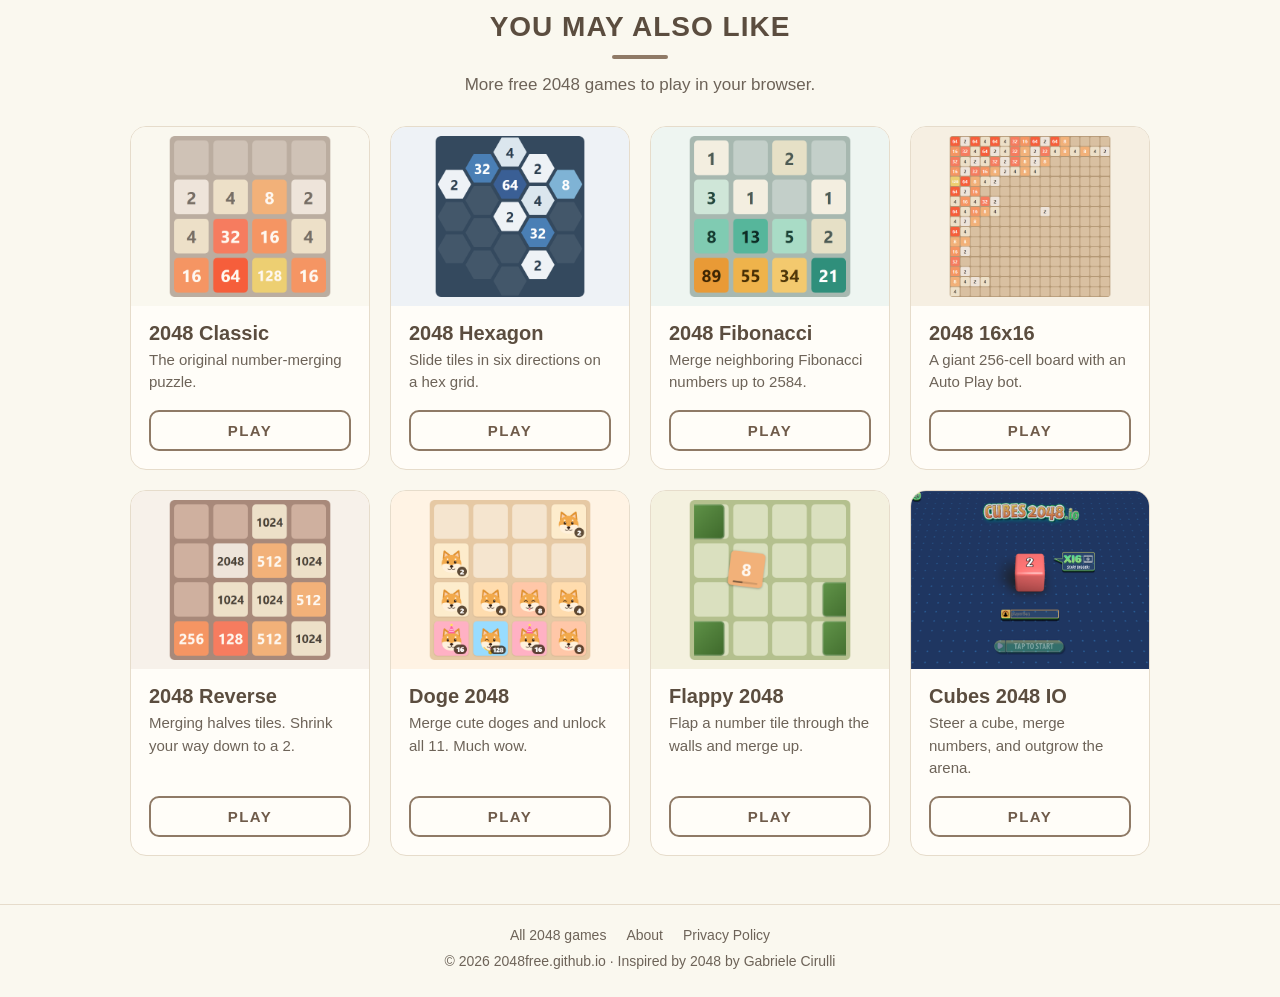
<file: 2048-cupcakes/index.html>
<!DOCTYPE html>
<html lang="en-US">
<head>
<script>try{var q=location.search.match(/[?&]notrack=([01])/);if(q)localStorage.setItem("2048free_notrack",q[1]);if(location.hostname!=="2048free.github.io"||localStorage.getItem("2048free_notrack")==="1")window["ga-disable-G-G84GT2WR56"]=true}catch(e){}</script>
<!-- Google tag (gtag.js) -->
<script async src="https://www.googletagmanager.com/gtag/js?id=G-G84GT2WR56"></script>
<script>
  window.dataLayer = window.dataLayer || [];
  function gtag(){dataLayer.push(arguments);}
  gtag('js', new Date());

  gtag('config', 'G-G84GT2WR56');
</script><meta charset="UTF-8">
<meta name="viewport" content="width=device-width, initial-scale=1, viewport-fit=cover">
<title>2048 Cupcakes</title>
<meta name="description" content="Play 2048 Cupcakes free online. Merge matching cupcakes, learn the full cupcake menu and find out where your Kcal score really comes from.">
<link rel="canonical" href="https://2048free.github.io/2048-cupcakes/">
<meta property="og:type" content="website">
<meta property="og:title" content="2048 Cupcakes">
<meta property="og:description" content="Merge matching cupcakes and bake your way to the top tier.">
<meta property="og:url" content="https://2048free.github.io/2048-cupcakes/">
<meta property="og:image" content="https://2048free.github.io/assets/thumbs/2048-cupcakes.png">
<link rel="icon" href="/2048-cupcakes/img/2048.png" type="image/png">
<script>try{if(localStorage.getItem("2048free_theme")==="dark")document.documentElement.setAttribute("data-theme","dark")}catch(e){}</script>
<link rel="stylesheet" href="/assets/site.css">
<link rel="stylesheet" href="/2048-cupcakes/game.css">
</head>
<body class="sf">

<header class="sf-header">
  <div class="sf-header-inner">
    <div class="sf-brand">
      <button class="sf-logo" id="sf-menu-toggle" type="button" aria-expanded="false" aria-controls="sf-menu" aria-label="Open menu">
        <svg class="sf-icon" viewBox="0 0 24 24" fill="none" stroke="currentColor" stroke-width="2.4" stroke-linecap="round" aria-hidden="true"><path d="M4 6h16M4 12h16M4 18h16"/></svg>2048
      </button>
      <nav class="sf-menu" id="sf-menu" hidden>
        <a class="sf-menu-item" href="/">
          <svg class="sf-icon" viewBox="0 0 24 24" fill="none" stroke="currentColor" stroke-width="2" stroke-linejoin="round" aria-hidden="true"><path d="M12 3.5l2.6 5.3 5.9.9-4.3 4.1 1 5.8L12 16.9l-5.2 2.7 1-5.8-4.3-4.1 5.9-.9z"/></svg>
          <span><b>2048</b><small>The original 4×4 puzzle</small></span>
        </a>
        <a class="sf-menu-item" href="#how-to-play">
          <svg class="sf-icon" viewBox="0 0 24 24" fill="none" stroke="currentColor" stroke-width="2" stroke-linejoin="round" aria-hidden="true"><path d="M4 5.5A1.5 1.5 0 0 1 5.5 4H11v16H5.5A1.5 1.5 0 0 1 4 18.5z"/><path d="M20 5.5A1.5 1.5 0 0 0 18.5 4H13v16h5.5a1.5 1.5 0 0 0 1.5-1.5z"/></svg>
          <span><b>How to play</b><small>Rules, cupcake tiers, and FAQs</small></span>
        </a>
        <a class="sf-menu-item" href="/2048-games/">
          <svg class="sf-icon" viewBox="0 0 24 24" fill="none" stroke="currentColor" stroke-width="2" stroke-linejoin="round" aria-hidden="true"><rect x="4" y="4" width="6.5" height="6.5" rx="1.5"/><rect x="13.5" y="4" width="6.5" height="6.5" rx="1.5"/><rect x="4" y="13.5" width="6.5" height="6.5" rx="1.5"/><rect x="13.5" y="13.5" width="6.5" height="6.5" rx="1.5"/></svg>
          <span><b>More 2048 games</b><small>Cupcakes, Hexagon, and more</small></span>
        </a>
        <div class="sf-menu-sep"></div>
        <div class="sf-menu-links">
          <a href="/2048-cupcakes/" aria-current="page">2048 Cupcakes</a>
          <a href="/2048-hexagon/">2048 Hexagon</a>
          <a href="/2048-fibonacci/">2048 Fibonacci</a>
          <a href="/about/">About</a>
          <a href="/privacy-policy/">Privacy Policy</a>
        </div>
      </nav>
    </div>
    <div class="sf-actions">
      <a class="sf-btn-outline" href="/2048-games/">
        <svg class="sf-icon" viewBox="0 0 24 24" fill="none" stroke="currentColor" stroke-width="2" stroke-linejoin="round" aria-hidden="true"><rect x="4" y="4" width="6.5" height="6.5" rx="1.5"/><rect x="13.5" y="4" width="6.5" height="6.5" rx="1.5"/><rect x="4" y="13.5" width="6.5" height="6.5" rx="1.5"/><rect x="13.5" y="13.5" width="6.5" height="6.5" rx="1.5"/></svg><span>More<span class="sf-hide-sm"> 2048</span> games</span>
      </a>
    </div>
  </div>
</header>

<section class="sf-stage" aria-label="2048 Cupcakes game">
  <div class="app">
    <div class="side-panel">
      <div class="heading">
        <div class="title">2048<span class="title-sub">Cupcakes</span></div>
        <div class="scores-container">
          <div class="score-box">
            <span class="score-label">Kcal</span>
            <span class="score-value" id="score">0</span>
          </div>
          <div class="score-box">
            <span class="score-label">Best</span>
            <span class="score-value" id="best">0</span>
          </div>
        </div>
      </div>

      <div class="above-game">
        <p class="game-intro">Merge matching cupcakes. Reach <strong>White Chocolate Peppermint</strong> to win!</p>
        <div class="game-actions">
          <button class="btn-undo" id="undo-btn" type="button" aria-label="Undo last move" title="Undo last move" disabled>
            <svg viewBox="0 0 24 24" fill="none" stroke="currentColor" stroke-width="2.4" stroke-linecap="round" stroke-linejoin="round" aria-hidden="true"><path d="M9 14L4 9l5-5"/><path d="M4 9h10.5a5.5 5.5 0 0 1 0 11H11"/></svg>Undo
          </button>
          <button class="btn-new-game" id="new-game-btn" type="button">New Game</button>
          <button class="btn-theme-toggle" id="theme-toggle-btn" type="button" aria-label="Toggle dark mode" title="Toggle dark mode">
            <svg class="icon-sun" viewBox="0 0 24 24" fill="none" stroke="currentColor" stroke-width="2" stroke-linecap="round" aria-hidden="true"><circle cx="12" cy="12" r="4"/><path d="M12 2v2M12 20v2M4.2 4.2l1.4 1.4M18.4 18.4l1.4 1.4M2 12h2M20 12h2M4.2 19.8l1.4-1.4M18.4 5.6l1.4-1.4"/></svg>
            <svg class="icon-moon" viewBox="0 0 24 24" fill="none" stroke="currentColor" stroke-width="2" stroke-linecap="round" stroke-linejoin="round" aria-hidden="true"><path d="M21 12.79A9 9 0 1 1 11.21 3 7 7 0 0 0 21 12.79z"/></svg>
          </button>
        </div>
      </div>
    </div>

    <div class="board-wrap">
      <div class="board" id="board">
        <div class="grid-bg" id="grid-bg" aria-hidden="true"></div>
        <div class="tile-layer" id="tile-layer"></div>
        <div class="overlay" id="overlay" hidden>
          <div class="overlay-box">
            <p class="overlay-title" id="overlay-title">You Win!</p>
            <div class="overlay-actions">
              <button class="btn-overlay btn-secondary" id="overlay-continue-btn" type="button">Keep Playing</button>
              <button class="btn-overlay btn-primary" id="overlay-retry-btn" type="button">New Game</button>
            </div>
          </div>
        </div>
      </div>
    </div>
  </div>
</section>

<main class="sf-main">
  <article class="sf-article" id="how-to-play">
    <h1>2048 Cupcakes</h1>
    <p class="sf-lead">If you've played regular 2048, you already know the rules. What changes is what you're looking at: no numbers, just cupcakes. Two identical cupcakes that bump into each other get baked into a fancier one, and the calories pile up in your Kcal counter.</p>

    <h2>How to play 2048 Cupcakes</h2>
    <p>2048 Cupcakes is a food-themed version of the 2048 game. It brings cupcake tiles as players progress through the puzzle. Slide the whole board with the arrow keys or <span class="sf-kbd">W</span> <span class="sf-kbd">A</span> <span class="sf-kbd">S</span> <span class="sf-kbd">D</span>, or swipe on the board if you're on a phone. Every cupcake moves as far as it can. Matching cupcakes merge, and a fresh Vanilla Birthday (now and then a Bubblegum Pink) drops into an empty spot.</p>
    <p>Bake a <strong>White Chocolate Peppermint</strong> to win. After that you can keep going for Confetti Vanilla and the Rainbow cupcake at the very top. Slipped up? Undo takes back one move.</p>

    <h2>The cupcake menu</h2>
    <ul class="tile-legend" id="tile-legend"></ul>
    <p>The hard part is that you can't read a number off a tile, so it pays to learn the order. A rough rule: the pale vanilla cakes are the first few tiers, and once chocolate bases start showing up you're into the middle of the menu. When two cupcakes look alike and you're not sure, scroll back here and check.</p>

    <h2>Where your Kcal really comes from</h2>
    <p>Scoring works differently from classic 2048. There, merging two 2s earns you just 4 points. Here, even the very first merge is worth 250 Kcal, while the top prize, White Chocolate Peppermint, only adds 2,000. Run the numbers on one full climb to the winning cupcake and roughly a third of your calories come from those first small merges alone.</p>
    <p>So a big score isn't only about one giant cupcake. It's about surviving longer and keeping lots of small merges going.</p>

    <h2>Tips from playing it</h2>
    <ul>
      <li>Pick a corner for your best cupcake and keep it there. Swipe mostly in two directions, like down and left, and use a third only when you're stuck.</li>
      <li>Don't let small cupcakes wander off. A lone Vanilla Birthday stuck behind a big cupcake is how most games end.</li>
      <li>Save Undo for real mistakes, like a swipe that drags your best cupcake out of its corner. You only get one step back.</li>
    </ul>
    <h2>FAQs</h2>
    <details>
      <summary>What's the highest cupcake you can bake?</summary>
      <p>Rainbow, two steps past the winning White Chocolate Peppermint. You can keep merging after that. The picture stays a Rainbow, but the Kcal for each merge keeps climbing.</p>
    </details>
    <details>
      <summary>Why can't I undo more than once?</summary>
      <p>Undo only remembers your last move. Once you make a new move, the one before it is locked in, so treat Undo as a safety net for a single slip.</p>
    </details>
    <details>
      <summary>Is my best score saved?</summary>
      <p>Yes, in your browser on this device. It's kept separately from the other games on this site, so your Cupcakes best won't mix with your classic 2048 best. Clearing your browser data resets it.</p>
    </details>
    <details>
      <summary>Can I play on my phone?</summary>
      <p>Yes. Swipe on the board to move the cupcakes. Swiping anywhere outside the board just scrolls the page, so you won't make a move by accident while reading.</p>
    </details>
    <p style="font-size:14px;color:var(--sf-ink-soft)">The cupcake theme and Kcal scoring are inspired by <a href="https://github.com/0x0800/2048-CUPCAKES" target="_blank" rel="nofollow noopener">2048 Cupcakes by 0x0800</a>. All cupcake artwork here is original.</p>
  </article>

  <section class="sf-related" aria-labelledby="related-title">
    <p class="sf-section-title" id="related-title">You may also like</p>
    <p class="sf-section-sub">More free 2048 games to play in your browser.</p>
    <div class="sf-grid">
      <a class="sf-card" href="/">
        <span class="sf-card-thumb"><img src="/assets/thumbs/2048.png" alt="Classic 2048 game board" loading="lazy" width="640" height="480"></span>
        <span class="sf-card-body">
          <span class="sf-card-title">2048 Classic</span>
          <span class="sf-card-desc">The original number-merging puzzle.</span>
          <span class="sf-card-play">PLAY</span>
        </span>
      </a>
      <a class="sf-card" href="/2048-hexagon/">
        <span class="sf-card-thumb"><img src="/assets/thumbs/2048-hexagon.png" alt="2048 Hexagon game board" loading="lazy" width="640" height="480"></span>
        <span class="sf-card-body">
          <span class="sf-card-title">2048 Hexagon</span>
          <span class="sf-card-desc">Slide tiles in six directions on a hex grid.</span>
          <span class="sf-card-play">PLAY</span>
        </span>
      </a>
      <a class="sf-card" href="/2048-fibonacci/">
        <span class="sf-card-thumb"><img src="/assets/thumbs/2048-fibonacci.png" alt="2048 Fibonacci game board" loading="lazy" width="640" height="480"></span>
        <span class="sf-card-body">
          <span class="sf-card-title">2048 Fibonacci</span>
          <span class="sf-card-desc">Merge neighboring Fibonacci numbers up to 2584.</span>
          <span class="sf-card-play">PLAY</span>
        </span>
      </a>
      <a class="sf-card" href="/2048-16x16/">
        <span class="sf-card-thumb"><img src="/assets/thumbs/2048-16x16.png" alt="2048 16x16 game board" loading="lazy" width="640" height="480"></span>
        <span class="sf-card-body">
          <span class="sf-card-title">2048 16x16</span>
          <span class="sf-card-desc">A giant 256-cell board with an Auto Play bot.</span>
          <span class="sf-card-play">PLAY</span>
        </span>
      </a>
      <a class="sf-card" href="/2048-reverse/">
        <span class="sf-card-thumb"><img src="/assets/thumbs/2048-reverse.png" alt="2048 Reverse game board" loading="lazy" width="640" height="480"></span>
        <span class="sf-card-body">
          <span class="sf-card-title">2048 Reverse</span>
          <span class="sf-card-desc">Merging halves tiles. Shrink your way down to a 2.</span>
          <span class="sf-card-play">PLAY</span>
        </span>
      </a>
      <a class="sf-card" href="/doge-2048/">
        <span class="sf-card-thumb"><img src="/assets/thumbs/doge-2048.png" alt="Doge 2048 game board" loading="lazy" width="640" height="480"></span>
        <span class="sf-card-body">
          <span class="sf-card-title">Doge 2048</span>
          <span class="sf-card-desc">Merge cute doges and unlock all 11. Much wow.</span>
          <span class="sf-card-play">PLAY</span>
        </span>
      </a>
      <a class="sf-card" href="/flappy-2048/">
        <span class="sf-card-thumb"><img src="/assets/thumbs/flappy-2048.png" alt="Flappy 2048 game board" loading="lazy" width="640" height="480"></span>
        <span class="sf-card-body">
          <span class="sf-card-title">Flappy 2048</span>
          <span class="sf-card-desc">Flap a number tile through the walls and merge up.</span>
          <span class="sf-card-play">PLAY</span>
        </span>
      </a>
      <a class="sf-card" href="/cubes-2048-io/">
        <span class="sf-card-thumb"><img src="/assets/thumbs/cubes-2048-io.png" alt="Cubes 2048 IO game screen" loading="lazy" width="640" height="480"></span>
        <span class="sf-card-body">
          <span class="sf-card-title">Cubes 2048 IO</span>
          <span class="sf-card-desc">Steer a cube, merge numbers, and outgrow the arena.</span>
          <span class="sf-card-play">PLAY</span>
        </span>
      </a>
    </div>
  </section>
</main>

<footer class="sf-footer">
  <nav aria-label="Footer">
    <a href="/2048-games/">All 2048 games</a>
    <a href="/about/">About</a>
    <a href="/privacy-policy/">Privacy Policy</a>
  </nav>
  <p>© 2026 2048free.github.io · Inspired by <a href="https://github.com/gabrielecirulli/2048" target="_blank" rel="nofollow noopener">2048 by Gabriele Cirulli</a></p>
</footer>

<script src="/assets/site.js"></script>
<script src="/assets/track.js"></script>
<script src="/assets/hint.js"></script>
<script src="/2048-cupcakes/game.js"></script>
</body>
</html>
</file>
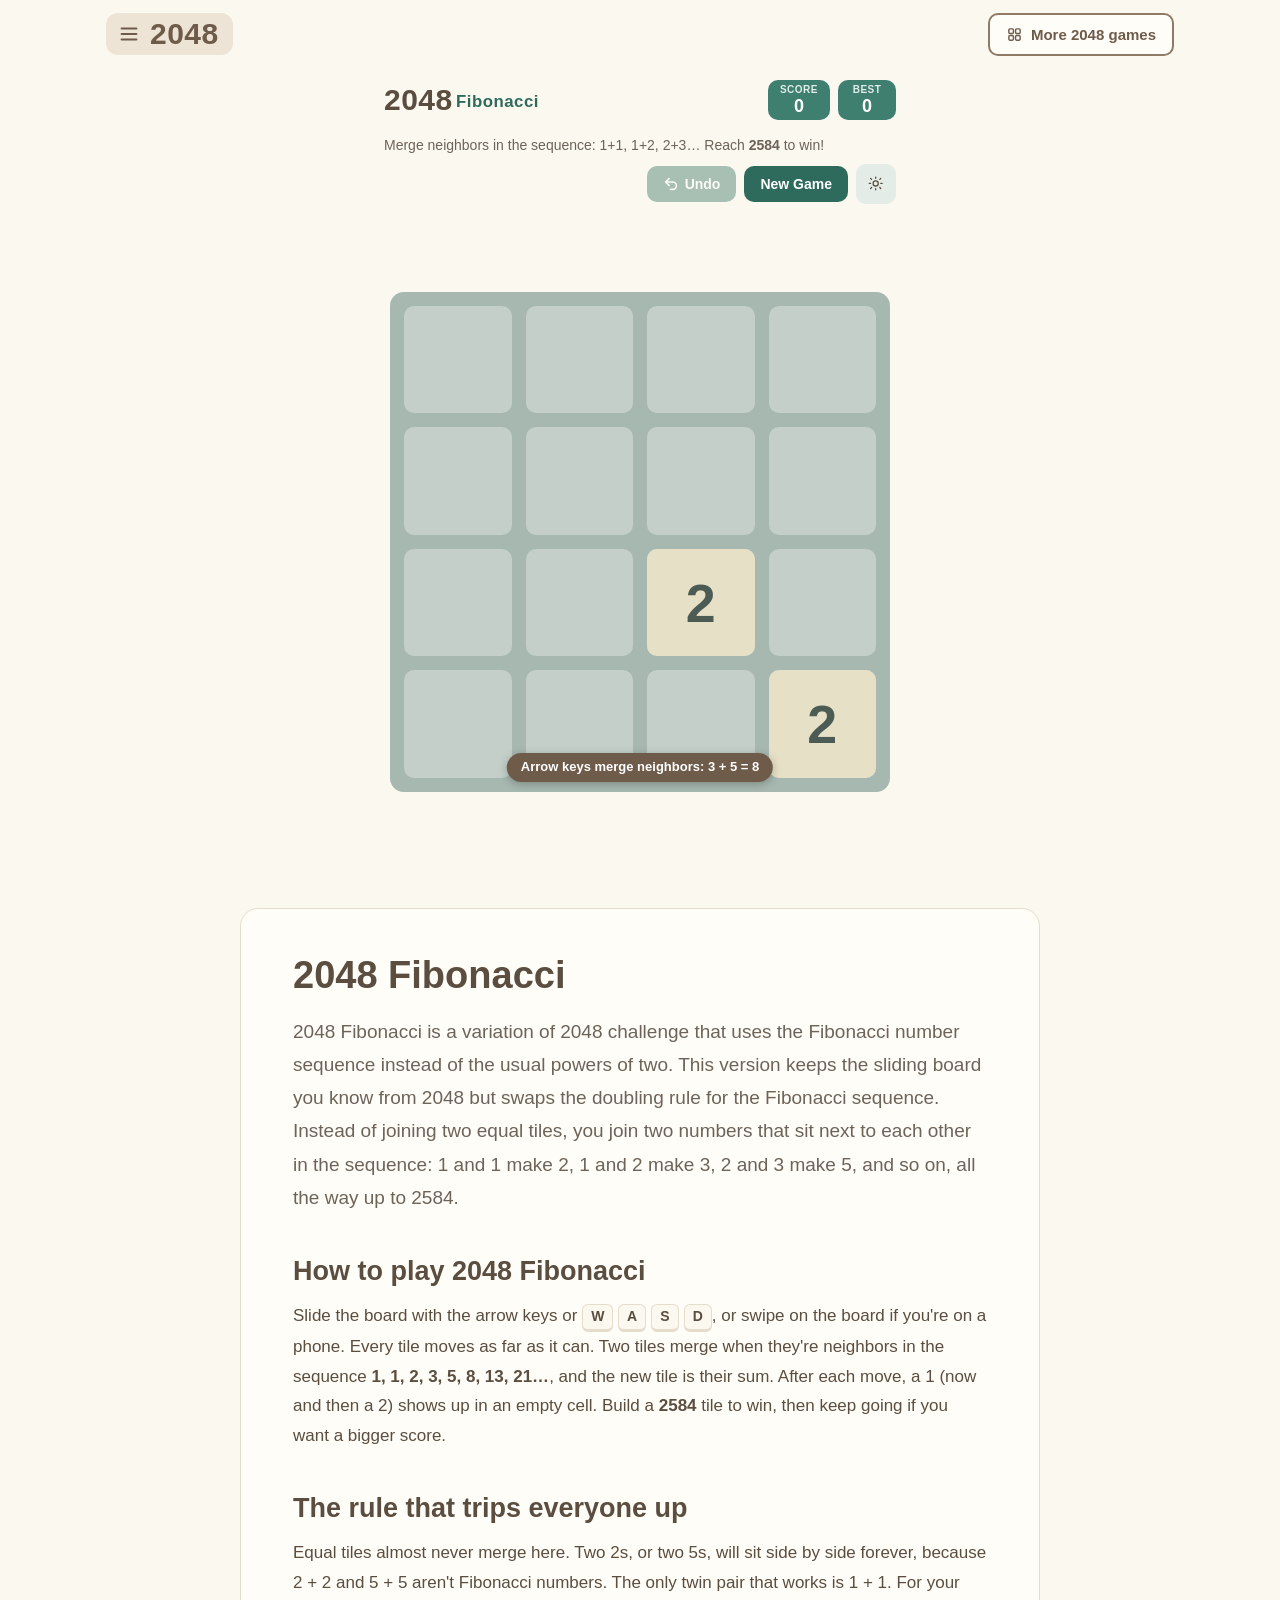
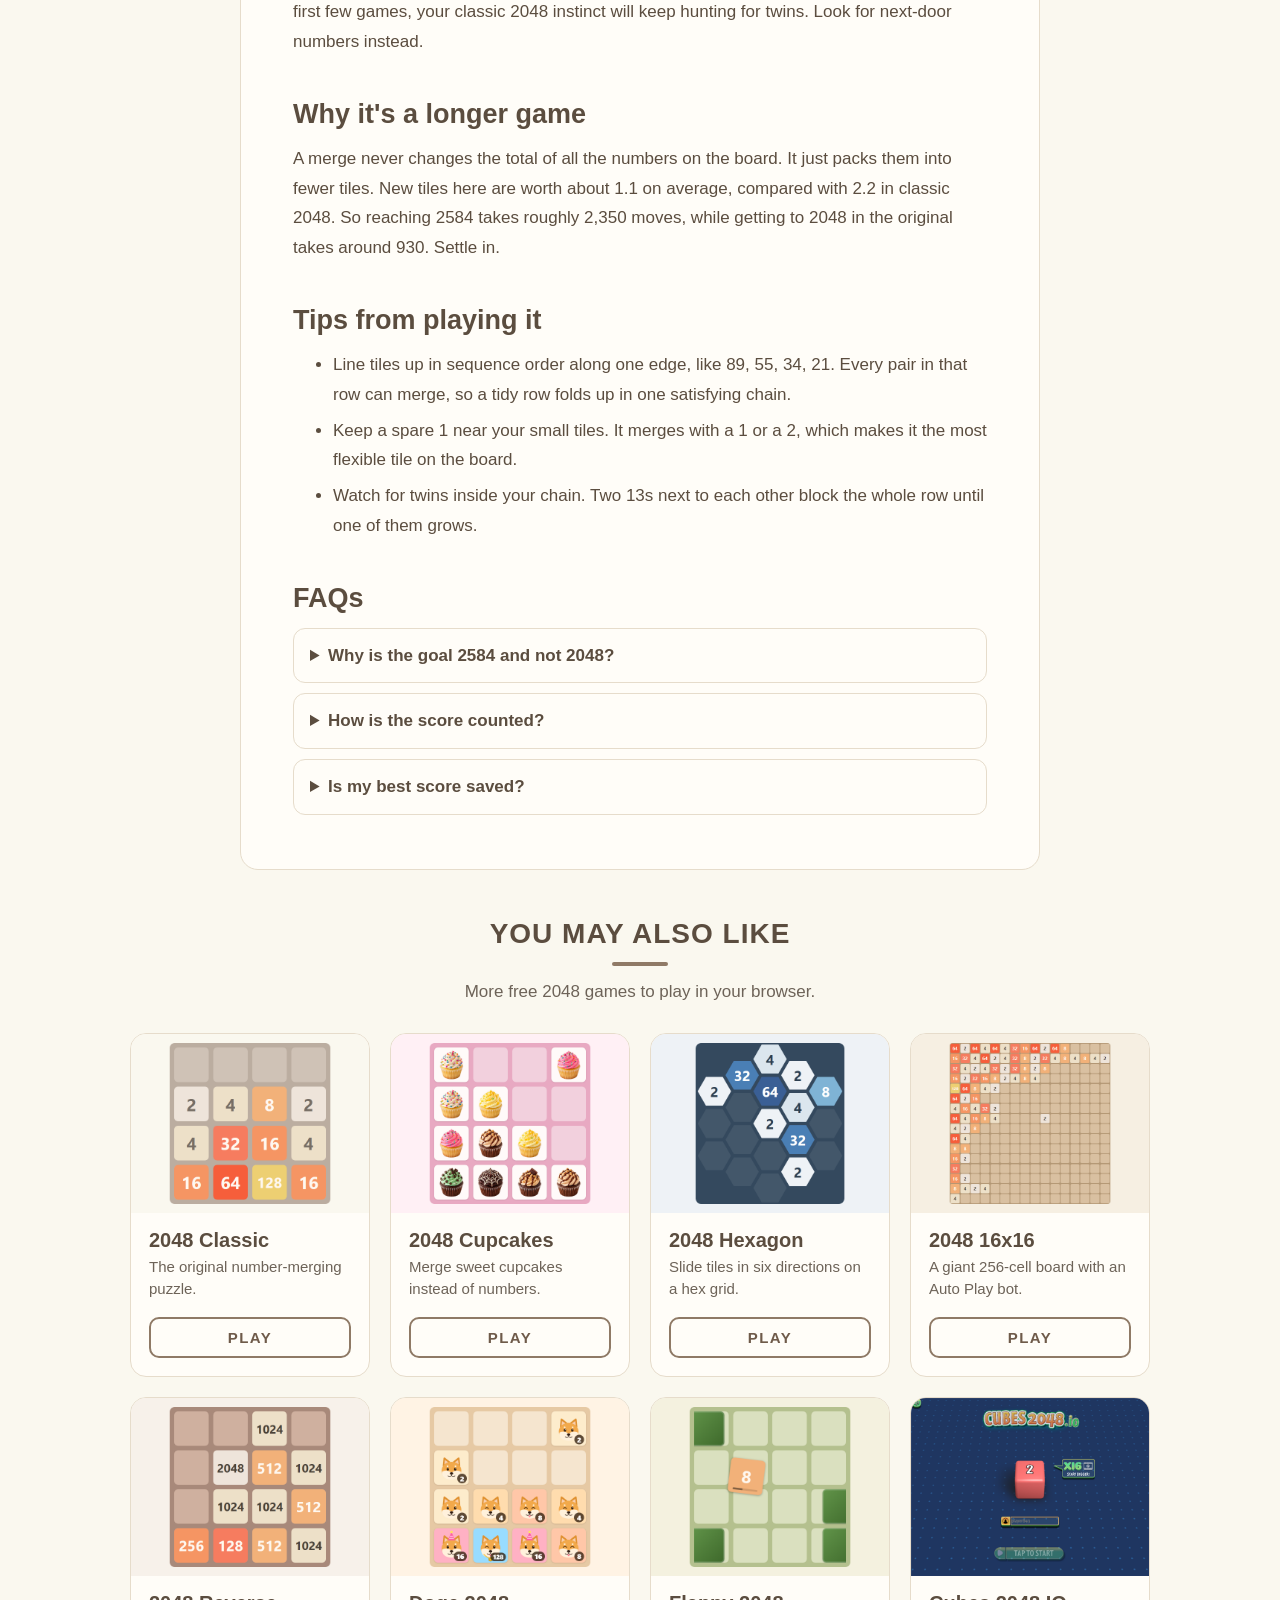
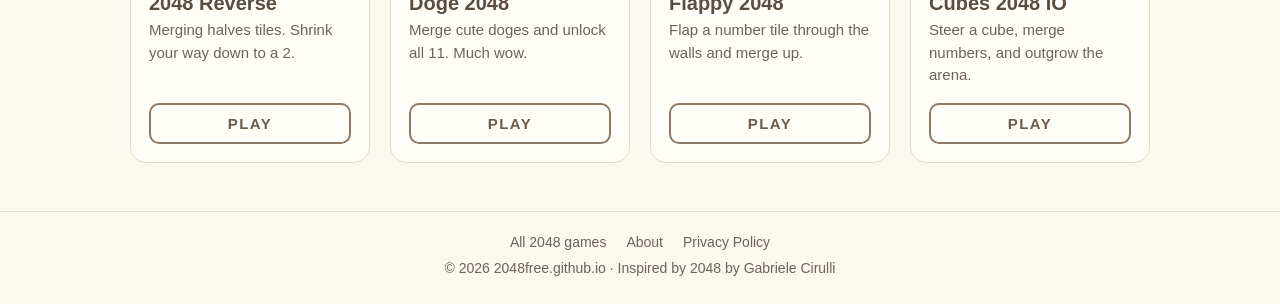
<file: 2048-fibonacci/index.html>
<!DOCTYPE html>
<html lang="en-US">
<head>
<script>try{var q=location.search.match(/[?&]notrack=([01])/);if(q)localStorage.setItem("2048free_notrack",q[1]);if(location.hostname!=="2048free.github.io"||localStorage.getItem("2048free_notrack")==="1")window["ga-disable-G-G84GT2WR56"]=true}catch(e){}</script>
<!-- Google tag (gtag.js) -->
<script async src="https://www.googletagmanager.com/gtag/js?id=G-G84GT2WR56"></script>
<script>
  window.dataLayer = window.dataLayer || [];
  function gtag(){dataLayer.push(arguments);}
  gtag('js', new Date());

  gtag('config', 'G-G84GT2WR56');
</script><meta charset="UTF-8">
<meta name="viewport" content="width=device-width, initial-scale=1, viewport-fit=cover">
<title>2048 Fibonacci</title>
<meta name="description" content="Play 2048 Fibonacci free online. Merge neighboring Fibonacci numbers like 1+2 and 2+3, learn why twin tiles won't merge, and build your way to 2584.">
<link rel="canonical" href="https://2048free.github.io/2048-fibonacci/">
<meta property="og:type" content="website">
<meta property="og:title" content="2048 Fibonacci">
<meta property="og:description" content="Merge neighboring Fibonacci numbers and build your way to 2584.">
<meta property="og:url" content="https://2048free.github.io/2048-fibonacci/">
<meta property="og:image" content="https://2048free.github.io/assets/thumbs/2048-fibonacci.png">
<link rel="icon" href="/assets/favicon-fibonacci.svg" type="image/svg+xml">
<script>try{if(localStorage.getItem("2048free_theme")==="dark")document.documentElement.setAttribute("data-theme","dark")}catch(e){}</script>
<link rel="stylesheet" href="/assets/site.css">
<link rel="stylesheet" href="/2048-fibonacci/game.css">
</head>
<body class="sf">

<header class="sf-header">
  <div class="sf-header-inner">
    <div class="sf-brand">
      <button class="sf-logo" id="sf-menu-toggle" type="button" aria-expanded="false" aria-controls="sf-menu" aria-label="Open menu">
        <svg class="sf-icon" viewBox="0 0 24 24" fill="none" stroke="currentColor" stroke-width="2.4" stroke-linecap="round" aria-hidden="true"><path d="M4 6h16M4 12h16M4 18h16"/></svg>2048
      </button>
      <nav class="sf-menu" id="sf-menu" hidden>
        <a class="sf-menu-item" href="/">
          <svg class="sf-icon" viewBox="0 0 24 24" fill="none" stroke="currentColor" stroke-width="2" stroke-linejoin="round" aria-hidden="true"><path d="M12 3.5l2.6 5.3 5.9.9-4.3 4.1 1 5.8L12 16.9l-5.2 2.7 1-5.8-4.3-4.1 5.9-.9z"/></svg>
          <span><b>2048</b><small>The original 4×4 puzzle</small></span>
        </a>
        <a class="sf-menu-item" href="#how-to-play">
          <svg class="sf-icon" viewBox="0 0 24 24" fill="none" stroke="currentColor" stroke-width="2" stroke-linejoin="round" aria-hidden="true"><path d="M4 5.5A1.5 1.5 0 0 1 5.5 4H11v16H5.5A1.5 1.5 0 0 1 4 18.5z"/><path d="M20 5.5A1.5 1.5 0 0 0 18.5 4H13v16h5.5a1.5 1.5 0 0 0 1.5-1.5z"/></svg>
          <span><b>How to play</b><small>Merge rules, tips, and FAQs</small></span>
        </a>
        <a class="sf-menu-item" href="/2048-games/">
          <svg class="sf-icon" viewBox="0 0 24 24" fill="none" stroke="currentColor" stroke-width="2" stroke-linejoin="round" aria-hidden="true"><rect x="4" y="4" width="6.5" height="6.5" rx="1.5"/><rect x="13.5" y="4" width="6.5" height="6.5" rx="1.5"/><rect x="4" y="13.5" width="6.5" height="6.5" rx="1.5"/><rect x="13.5" y="13.5" width="6.5" height="6.5" rx="1.5"/></svg>
          <span><b>More 2048 games</b><small>Cupcakes, Hexagon, and more</small></span>
        </a>
        <div class="sf-menu-sep"></div>
        <div class="sf-menu-links">
          <a href="/2048-cupcakes/">2048 Cupcakes</a>
          <a href="/2048-hexagon/">2048 Hexagon</a>
          <a href="/2048-fibonacci/" aria-current="page">2048 Fibonacci</a>
          <a href="/about/">About</a>
          <a href="/privacy-policy/">Privacy Policy</a>
        </div>
      </nav>
    </div>
    <div class="sf-actions">
      <a class="sf-btn-outline" href="/2048-games/">
        <svg class="sf-icon" viewBox="0 0 24 24" fill="none" stroke="currentColor" stroke-width="2" stroke-linejoin="round" aria-hidden="true"><rect x="4" y="4" width="6.5" height="6.5" rx="1.5"/><rect x="13.5" y="4" width="6.5" height="6.5" rx="1.5"/><rect x="4" y="13.5" width="6.5" height="6.5" rx="1.5"/><rect x="13.5" y="13.5" width="6.5" height="6.5" rx="1.5"/></svg><span>More<span class="sf-hide-sm"> 2048</span> games</span>
      </a>
    </div>
  </div>
</header>

<section class="sf-stage" aria-label="2048 Fibonacci game">
  <div class="app">
    <div class="side-panel">
      <div class="heading">
        <div class="title">2048<span class="title-sub">Fibonacci</span></div>
        <div class="scores-container">
          <div class="score-box">
            <span class="score-label">Score</span>
            <span class="score-value" id="score">0</span>
          </div>
          <div class="score-box">
            <span class="score-label">Best</span>
            <span class="score-value" id="best">0</span>
          </div>
        </div>
      </div>

      <div class="above-game">
        <p class="game-intro">Merge neighbors in the sequence: 1+1, 1+2, 2+3… Reach <strong>2584</strong> to win!</p>
        <div class="game-actions">
          <button class="btn-undo" id="undo-btn" type="button" aria-label="Undo last move" title="Undo last move" disabled>
            <svg viewBox="0 0 24 24" fill="none" stroke="currentColor" stroke-width="2.4" stroke-linecap="round" stroke-linejoin="round" aria-hidden="true"><path d="M9 14L4 9l5-5"/><path d="M4 9h10.5a5.5 5.5 0 0 1 0 11H11"/></svg>Undo
          </button>
          <button class="btn-new-game" id="new-game-btn" type="button">New Game</button>
          <button class="btn-theme-toggle" id="theme-toggle-btn" type="button" aria-label="Toggle dark mode" title="Toggle dark mode">
            <svg class="icon-sun" viewBox="0 0 24 24" fill="none" stroke="currentColor" stroke-width="2" stroke-linecap="round" aria-hidden="true"><circle cx="12" cy="12" r="4"/><path d="M12 2v2M12 20v2M4.2 4.2l1.4 1.4M18.4 18.4l1.4 1.4M2 12h2M20 12h2M4.2 19.8l1.4-1.4M18.4 5.6l1.4-1.4"/></svg>
            <svg class="icon-moon" viewBox="0 0 24 24" fill="none" stroke="currentColor" stroke-width="2" stroke-linecap="round" stroke-linejoin="round" aria-hidden="true"><path d="M21 12.79A9 9 0 1 1 11.21 3 7 7 0 0 0 21 12.79z"/></svg>
          </button>
        </div>
      </div>
    </div>

    <div class="board-wrap">
      <div class="board" id="board" data-hint-touch="Swipe to merge neighbors: 3 + 5 = 8" data-hint-keys="Arrow keys merge neighbors: 3 + 5 = 8">
        <div class="grid-bg" id="grid-bg" aria-hidden="true"></div>
        <div class="tile-layer" id="tile-layer"></div>
        <div class="overlay" id="overlay" hidden>
          <div class="overlay-box">
            <p class="overlay-title" id="overlay-title">You Win!</p>
            <div class="overlay-actions">
              <button class="btn-overlay btn-secondary" id="overlay-continue-btn" type="button">Keep Playing</button>
              <button class="btn-overlay btn-primary" id="overlay-retry-btn" type="button">New Game</button>
            </div>
          </div>
        </div>
      </div>
    </div>
  </div>
</section>

<main class="sf-main">
  <article class="sf-article" id="how-to-play">
    <h1>2048 Fibonacci</h1>
    <p class="sf-lead">2048 Fibonacci is a variation of 2048 challenge that uses the Fibonacci number sequence instead of the usual powers of two. This version keeps the sliding board you know from 2048 but swaps the doubling rule for the Fibonacci sequence. Instead of joining two equal tiles, you join two numbers that sit next to each other in the sequence: 1 and 1 make 2, 1 and 2 make 3, 2 and 3 make 5, and so on, all the way up to 2584.</p>

    <h2>How to play 2048 Fibonacci</h2>
    <p>Slide the board with the arrow keys or <span class="sf-kbd">W</span> <span class="sf-kbd">A</span> <span class="sf-kbd">S</span> <span class="sf-kbd">D</span>, or swipe on the board if you're on a phone. Every tile moves as far as it can. Two tiles merge when they're neighbors in the sequence <strong>1, 1, 2, 3, 5, 8, 13, 21…</strong>, and the new tile is their sum. After each move, a 1 (now and then a 2) shows up in an empty cell. Build a <strong>2584</strong> tile to win, then keep going if you want a bigger score.</p>

    <h2>The rule that trips everyone up</h2>
    <p>Equal tiles almost never merge here. Two 2s, or two 5s, will sit side by side forever, because 2 + 2 and 5 + 5 aren't Fibonacci numbers. The only twin pair that works is 1 + 1. For your first few games, your classic 2048 instinct will keep hunting for twins. Look for next-door numbers instead.</p>

    <h2>Why it's a longer game</h2>
    <p>A merge never changes the total of all the numbers on the board. It just packs them into fewer tiles. New tiles here are worth about 1.1 on average, compared with 2.2 in classic 2048. So reaching 2584 takes roughly 2,350 moves, while getting to 2048 in the original takes around 930. Settle in.</p>

    <h2>Tips from playing it</h2>
    <ul>
      <li>Line tiles up in sequence order along one edge, like 89, 55, 34, 21. Every pair in that row can merge, so a tidy row folds up in one satisfying chain.</li>
      <li>Keep a spare 1 near your small tiles. It merges with a 1 or a 2, which makes it the most flexible tile on the board.</li>
      <li>Watch for twins inside your chain. Two 13s next to each other block the whole row until one of them grows.</li>
    </ul>

    <h2>FAQs</h2>
    <details>
      <summary>Why is the goal 2584 and not 2048?</summary>
      <p>2048 isn't a Fibonacci number, so no tile can ever show it. 2584 is the closest Fibonacci number, which makes it the natural stand-in.</p>
    </details>
    <details>
      <summary>How is the score counted?</summary>
      <p>Each merge adds the value of the tile it creates. Merging 34 and 55 adds 89 to your score.</p>
    </details>
    <details>
      <summary>Is my best score saved?</summary>
      <p>Yes, in your browser on this device, separately from the other games on this site. Clearing your browser data resets it.</p>
    </details>
  </article>

  <section class="sf-related" aria-labelledby="related-title">
    <p class="sf-section-title" id="related-title">You may also like</p>
    <p class="sf-section-sub">More free 2048 games to play in your browser.</p>
    <div class="sf-grid">
      <a class="sf-card" href="/">
        <span class="sf-card-thumb"><img src="/assets/thumbs/2048.png" alt="Classic 2048 game board" loading="lazy" width="640" height="480"></span>
        <span class="sf-card-body">
          <span class="sf-card-title">2048 Classic</span>
          <span class="sf-card-desc">The original number-merging puzzle.</span>
          <span class="sf-card-play">PLAY</span>
        </span>
      </a>
      <a class="sf-card" href="/2048-cupcakes/">
        <span class="sf-card-thumb"><img src="/assets/thumbs/2048-cupcakes.png" alt="2048 Cupcakes game board" loading="lazy" width="640" height="480"></span>
        <span class="sf-card-body">
          <span class="sf-card-title">2048 Cupcakes</span>
          <span class="sf-card-desc">Merge sweet cupcakes instead of numbers.</span>
          <span class="sf-card-play">PLAY</span>
        </span>
      </a>
      <a class="sf-card" href="/2048-hexagon/">
        <span class="sf-card-thumb"><img src="/assets/thumbs/2048-hexagon.png" alt="2048 Hexagon game board" loading="lazy" width="640" height="480"></span>
        <span class="sf-card-body">
          <span class="sf-card-title">2048 Hexagon</span>
          <span class="sf-card-desc">Slide tiles in six directions on a hex grid.</span>
          <span class="sf-card-play">PLAY</span>
        </span>
      </a>
      <a class="sf-card" href="/2048-16x16/">
        <span class="sf-card-thumb"><img src="/assets/thumbs/2048-16x16.png" alt="2048 16x16 game board" loading="lazy" width="640" height="480"></span>
        <span class="sf-card-body">
          <span class="sf-card-title">2048 16x16</span>
          <span class="sf-card-desc">A giant 256-cell board with an Auto Play bot.</span>
          <span class="sf-card-play">PLAY</span>
        </span>
      </a>
      <a class="sf-card" href="/2048-reverse/">
        <span class="sf-card-thumb"><img src="/assets/thumbs/2048-reverse.png" alt="2048 Reverse game board" loading="lazy" width="640" height="480"></span>
        <span class="sf-card-body">
          <span class="sf-card-title">2048 Reverse</span>
          <span class="sf-card-desc">Merging halves tiles. Shrink your way down to a 2.</span>
          <span class="sf-card-play">PLAY</span>
        </span>
      </a>
      <a class="sf-card" href="/doge-2048/">
        <span class="sf-card-thumb"><img src="/assets/thumbs/doge-2048.png" alt="Doge 2048 game board" loading="lazy" width="640" height="480"></span>
        <span class="sf-card-body">
          <span class="sf-card-title">Doge 2048</span>
          <span class="sf-card-desc">Merge cute doges and unlock all 11. Much wow.</span>
          <span class="sf-card-play">PLAY</span>
        </span>
      </a>
      <a class="sf-card" href="/flappy-2048/">
        <span class="sf-card-thumb"><img src="/assets/thumbs/flappy-2048.png" alt="Flappy 2048 game board" loading="lazy" width="640" height="480"></span>
        <span class="sf-card-body">
          <span class="sf-card-title">Flappy 2048</span>
          <span class="sf-card-desc">Flap a number tile through the walls and merge up.</span>
          <span class="sf-card-play">PLAY</span>
        </span>
      </a>
      <a class="sf-card" href="/cubes-2048-io/">
        <span class="sf-card-thumb"><img src="/assets/thumbs/cubes-2048-io.png" alt="Cubes 2048 IO game screen" loading="lazy" width="640" height="480"></span>
        <span class="sf-card-body">
          <span class="sf-card-title">Cubes 2048 IO</span>
          <span class="sf-card-desc">Steer a cube, merge numbers, and outgrow the arena.</span>
          <span class="sf-card-play">PLAY</span>
        </span>
      </a>
    </div>
  </section>
</main>

<footer class="sf-footer">
  <nav aria-label="Footer">
    <a href="/2048-games/">All 2048 games</a>
    <a href="/about/">About</a>
    <a href="/privacy-policy/">Privacy Policy</a>
  </nav>
  <p>© 2026 2048free.github.io · Inspired by <a href="https://github.com/gabrielecirulli/2048" target="_blank" rel="nofollow noopener">2048 by Gabriele Cirulli</a></p>
</footer>

<script src="/assets/site.js"></script>
<script src="/assets/track.js"></script>
<script src="/assets/hint.js"></script>
<script src="/2048-fibonacci/game.js"></script>
</body>
</html>
</file>
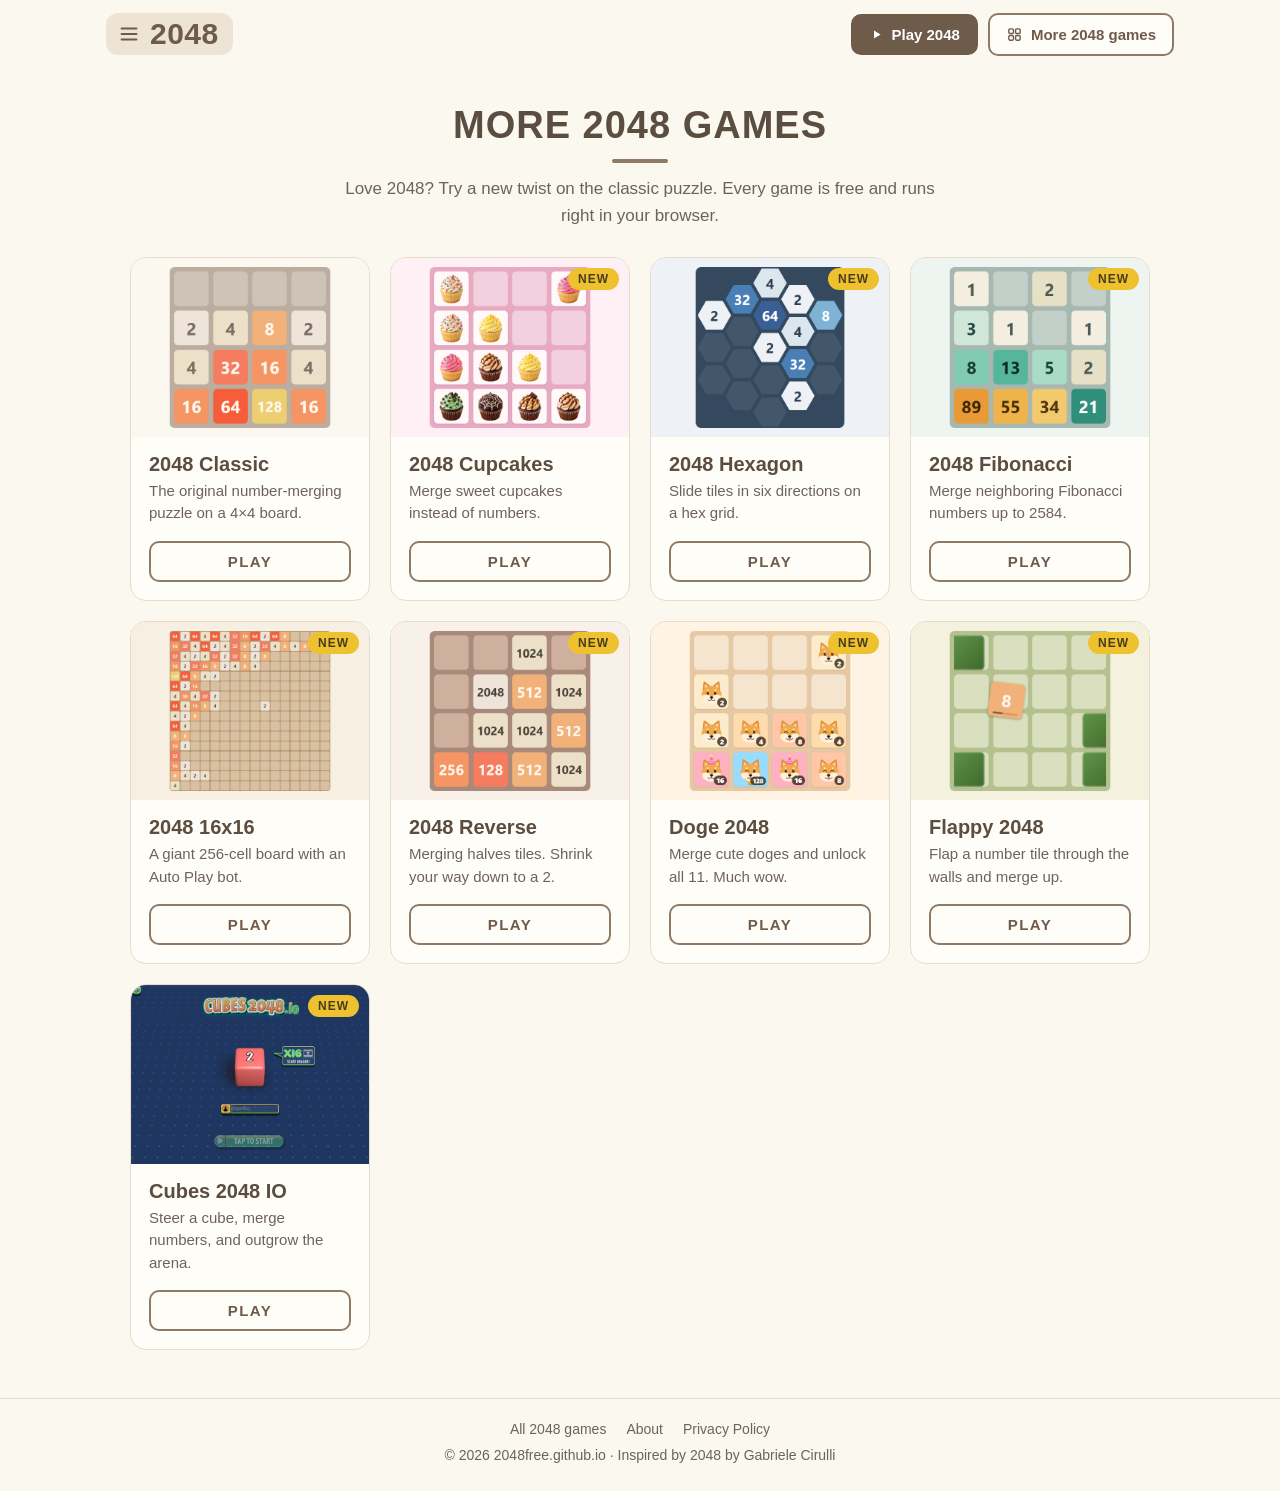
<file: 2048-games/index.html>
<!DOCTYPE html>
<html lang="en-US">
<head>
<script>try{var q=location.search.match(/[?&]notrack=([01])/);if(q)localStorage.setItem("2048free_notrack",q[1]);if(location.hostname!=="2048free.github.io"||localStorage.getItem("2048free_notrack")==="1")window["ga-disable-G-G84GT2WR56"]=true}catch(e){}</script>
<!-- Google tag (gtag.js) -->
<script async src="https://www.googletagmanager.com/gtag/js?id=G-G84GT2WR56"></script>
<script>
  window.dataLayer = window.dataLayer || [];
  function gtag(){dataLayer.push(arguments);}
  gtag('js', new Date());

  gtag('config', 'G-G84GT2WR56');
</script><meta charset="UTF-8">
<meta name="viewport" content="width=device-width, initial-scale=1, viewport-fit=cover">
<title>More 2048 Games - Play Free 2048 Variations Online</title>
<meta name="description" content="Play more free 2048 games online: 2048 Cupcakes, 2048 Hexagon, 2048 Fibonacci, and the original 2048. No download, works on desktop and mobile.">
<link rel="canonical" href="https://2048free.github.io/2048-games/">
<meta property="og:type" content="website">
<meta property="og:title" content="More 2048 Games - Play Free 2048 Variations Online">
<meta property="og:description" content="Play more free 2048 games online: 2048 Cupcakes, 2048 Hexagon, 2048 Fibonacci, and the original 2048. No download, works on desktop and mobile.">
<meta property="og:url" content="https://2048free.github.io/2048-games/">
<meta property="og:image" content="https://2048free.github.io/assets/thumbs/2048.png">
<link rel="icon" href="/assets/favicon.svg" type="image/svg+xml">
<script>try{if(localStorage.getItem("2048free_theme")==="dark")document.documentElement.setAttribute("data-theme","dark")}catch(e){}</script>
<link rel="stylesheet" href="/assets/site.css">
</head>
<body class="sf">

<header class="sf-header">
  <div class="sf-header-inner">
    <div class="sf-brand">
      <button class="sf-logo" id="sf-menu-toggle" type="button" aria-expanded="false" aria-controls="sf-menu" aria-label="Open menu">
        <svg class="sf-icon" viewBox="0 0 24 24" fill="none" stroke="currentColor" stroke-width="2.4" stroke-linecap="round" aria-hidden="true"><path d="M4 6h16M4 12h16M4 18h16"/></svg>2048
      </button>
      <nav class="sf-menu" id="sf-menu" hidden>
        <a class="sf-menu-item" href="/">
          <svg class="sf-icon" viewBox="0 0 24 24" fill="none" stroke="currentColor" stroke-width="2" stroke-linejoin="round" aria-hidden="true"><path d="M12 3.5l2.6 5.3 5.9.9-4.3 4.1 1 5.8L12 16.9l-5.2 2.7 1-5.8-4.3-4.1 5.9-.9z"/></svg>
          <span><b>2048</b><small>The original 4×4 puzzle</small></span>
        </a>
        <a class="sf-menu-item" href="/2048-games/" aria-current="page">
          <svg class="sf-icon" viewBox="0 0 24 24" fill="none" stroke="currentColor" stroke-width="2" stroke-linejoin="round" aria-hidden="true"><rect x="4" y="4" width="6.5" height="6.5" rx="1.5"/><rect x="13.5" y="4" width="6.5" height="6.5" rx="1.5"/><rect x="4" y="13.5" width="6.5" height="6.5" rx="1.5"/><rect x="13.5" y="13.5" width="6.5" height="6.5" rx="1.5"/></svg>
          <span><b>More 2048 games</b><small>Cupcakes, Hexagon, and more</small></span>
        </a>
        <div class="sf-menu-sep"></div>
        <div class="sf-menu-links">
          <a href="/2048-cupcakes/">2048 Cupcakes</a>
          <a href="/2048-hexagon/">2048 Hexagon</a>
          <a href="/2048-fibonacci/">2048 Fibonacci</a>
          <a href="/about/">About</a>
          <a href="/privacy-policy/">Privacy Policy</a>
        </div>
      </nav>
    </div>
    <div class="sf-actions">
      <a class="sf-btn" href="/"><svg class="sf-icon" viewBox="0 0 24 24" fill="currentColor" aria-hidden="true"><path d="M8 5.5v13l10.5-6.5z"/></svg><span>Play<span class="sf-hide-sm"> 2048</span></span></a>
      <a class="sf-btn-outline" href="/2048-games/">
        <svg class="sf-icon" viewBox="0 0 24 24" fill="none" stroke="currentColor" stroke-width="2" stroke-linejoin="round" aria-hidden="true"><rect x="4" y="4" width="6.5" height="6.5" rx="1.5"/><rect x="13.5" y="4" width="6.5" height="6.5" rx="1.5"/><rect x="4" y="13.5" width="6.5" height="6.5" rx="1.5"/><rect x="13.5" y="13.5" width="6.5" height="6.5" rx="1.5"/></svg><span>More<span class="sf-hide-sm"> 2048</span> games</span>
      </a>
    </div>
  </div>
</header>

<main class="sf-main">
  <h1 class="sf-section-title">More 2048 games</h1>
  <p class="sf-section-sub">Love 2048? Try a new twist on the classic puzzle. Every game is free and runs right in your browser.</p>
  <div class="sf-grid">
      <a class="sf-card" href="/">
        <span class="sf-card-thumb" style="position:relative"><img src="/assets/thumbs/2048.png" alt="Classic 2048 game board" loading="lazy" width="640" height="480"></span>
        <span class="sf-card-body">
          <span class="sf-card-title">2048 Classic</span>
          <span class="sf-card-desc">The original number-merging puzzle on a 4×4 board.</span>
          <span class="sf-card-play">PLAY</span>
        </span>
      </a>
      <a class="sf-card" href="/2048-cupcakes/">
        <span class="sf-card-thumb" style="position:relative"><img src="/assets/thumbs/2048-cupcakes.png" alt="2048 Cupcakes game board" loading="lazy" width="640" height="480"><span class="sf-badge">NEW</span></span>
        <span class="sf-card-body">
          <span class="sf-card-title">2048 Cupcakes</span>
          <span class="sf-card-desc">Merge sweet cupcakes instead of numbers.</span>
          <span class="sf-card-play">PLAY</span>
        </span>
      </a>
      <a class="sf-card" href="/2048-hexagon/">
        <span class="sf-card-thumb" style="position:relative"><img src="/assets/thumbs/2048-hexagon.png" alt="2048 Hexagon game board" loading="lazy" width="640" height="480"><span class="sf-badge">NEW</span></span>
        <span class="sf-card-body">
          <span class="sf-card-title">2048 Hexagon</span>
          <span class="sf-card-desc">Slide tiles in six directions on a hex grid.</span>
          <span class="sf-card-play">PLAY</span>
        </span>
      </a>
      <a class="sf-card" href="/2048-fibonacci/">
        <span class="sf-card-thumb" style="position:relative"><img src="/assets/thumbs/2048-fibonacci.png" alt="2048 Fibonacci game board" loading="lazy" width="640" height="480"><span class="sf-badge">NEW</span></span>
        <span class="sf-card-body">
          <span class="sf-card-title">2048 Fibonacci</span>
          <span class="sf-card-desc">Merge neighboring Fibonacci numbers up to 2584.</span>
          <span class="sf-card-play">PLAY</span>
        </span>
      </a>
      <a class="sf-card" href="/2048-16x16/">
        <span class="sf-card-thumb" style="position:relative"><img src="/assets/thumbs/2048-16x16.png" alt="2048 16x16 game board" loading="lazy" width="640" height="480"><span class="sf-badge">NEW</span></span>
        <span class="sf-card-body">
          <span class="sf-card-title">2048 16x16</span>
          <span class="sf-card-desc">A giant 256-cell board with an Auto Play bot.</span>
          <span class="sf-card-play">PLAY</span>
        </span>
      </a>
      <a class="sf-card" href="/2048-reverse/">
        <span class="sf-card-thumb" style="position:relative"><img src="/assets/thumbs/2048-reverse.png" alt="2048 Reverse game board" loading="lazy" width="640" height="480"><span class="sf-badge">NEW</span></span>
        <span class="sf-card-body">
          <span class="sf-card-title">2048 Reverse</span>
          <span class="sf-card-desc">Merging halves tiles. Shrink your way down to a 2.</span>
          <span class="sf-card-play">PLAY</span>
        </span>
      </a>
      <a class="sf-card" href="/doge-2048/">
        <span class="sf-card-thumb" style="position:relative"><img src="/assets/thumbs/doge-2048.png" alt="Doge 2048 game board" loading="lazy" width="640" height="480"><span class="sf-badge">NEW</span></span>
        <span class="sf-card-body">
          <span class="sf-card-title">Doge 2048</span>
          <span class="sf-card-desc">Merge cute doges and unlock all 11. Much wow.</span>
          <span class="sf-card-play">PLAY</span>
        </span>
      </a>
      <a class="sf-card" href="/flappy-2048/">
        <span class="sf-card-thumb" style="position:relative"><img src="/assets/thumbs/flappy-2048.png" alt="Flappy 2048 game board" loading="lazy" width="640" height="480"><span class="sf-badge">NEW</span></span>
        <span class="sf-card-body">
          <span class="sf-card-title">Flappy 2048</span>
          <span class="sf-card-desc">Flap a number tile through the walls and merge up.</span>
          <span class="sf-card-play">PLAY</span>
        </span>
      </a>
      <a class="sf-card" href="/cubes-2048-io/">
        <span class="sf-card-thumb" style="position:relative"><img src="/assets/thumbs/cubes-2048-io.png" alt="Cubes 2048 IO game screen" loading="lazy" width="640" height="480"><span class="sf-badge">NEW</span></span>
        <span class="sf-card-body">
          <span class="sf-card-title">Cubes 2048 IO</span>
          <span class="sf-card-desc">Steer a cube, merge numbers, and outgrow the arena.</span>
          <span class="sf-card-play">PLAY</span>
        </span>
      </a>
  </div>
</main>

<footer class="sf-footer">
  <nav aria-label="Footer">
    <a href="/2048-games/">All 2048 games</a>
    <a href="/about/">About</a>
    <a href="/privacy-policy/">Privacy Policy</a>
  </nav>
  <p>© 2026 2048free.github.io · Inspired by <a href="https://github.com/gabrielecirulli/2048" target="_blank" rel="nofollow noopener">2048 by Gabriele Cirulli</a></p>
</footer>

<script src="/assets/site.js"></script>
<script src="/assets/track.js"></script>
</body>
</html>
</file>
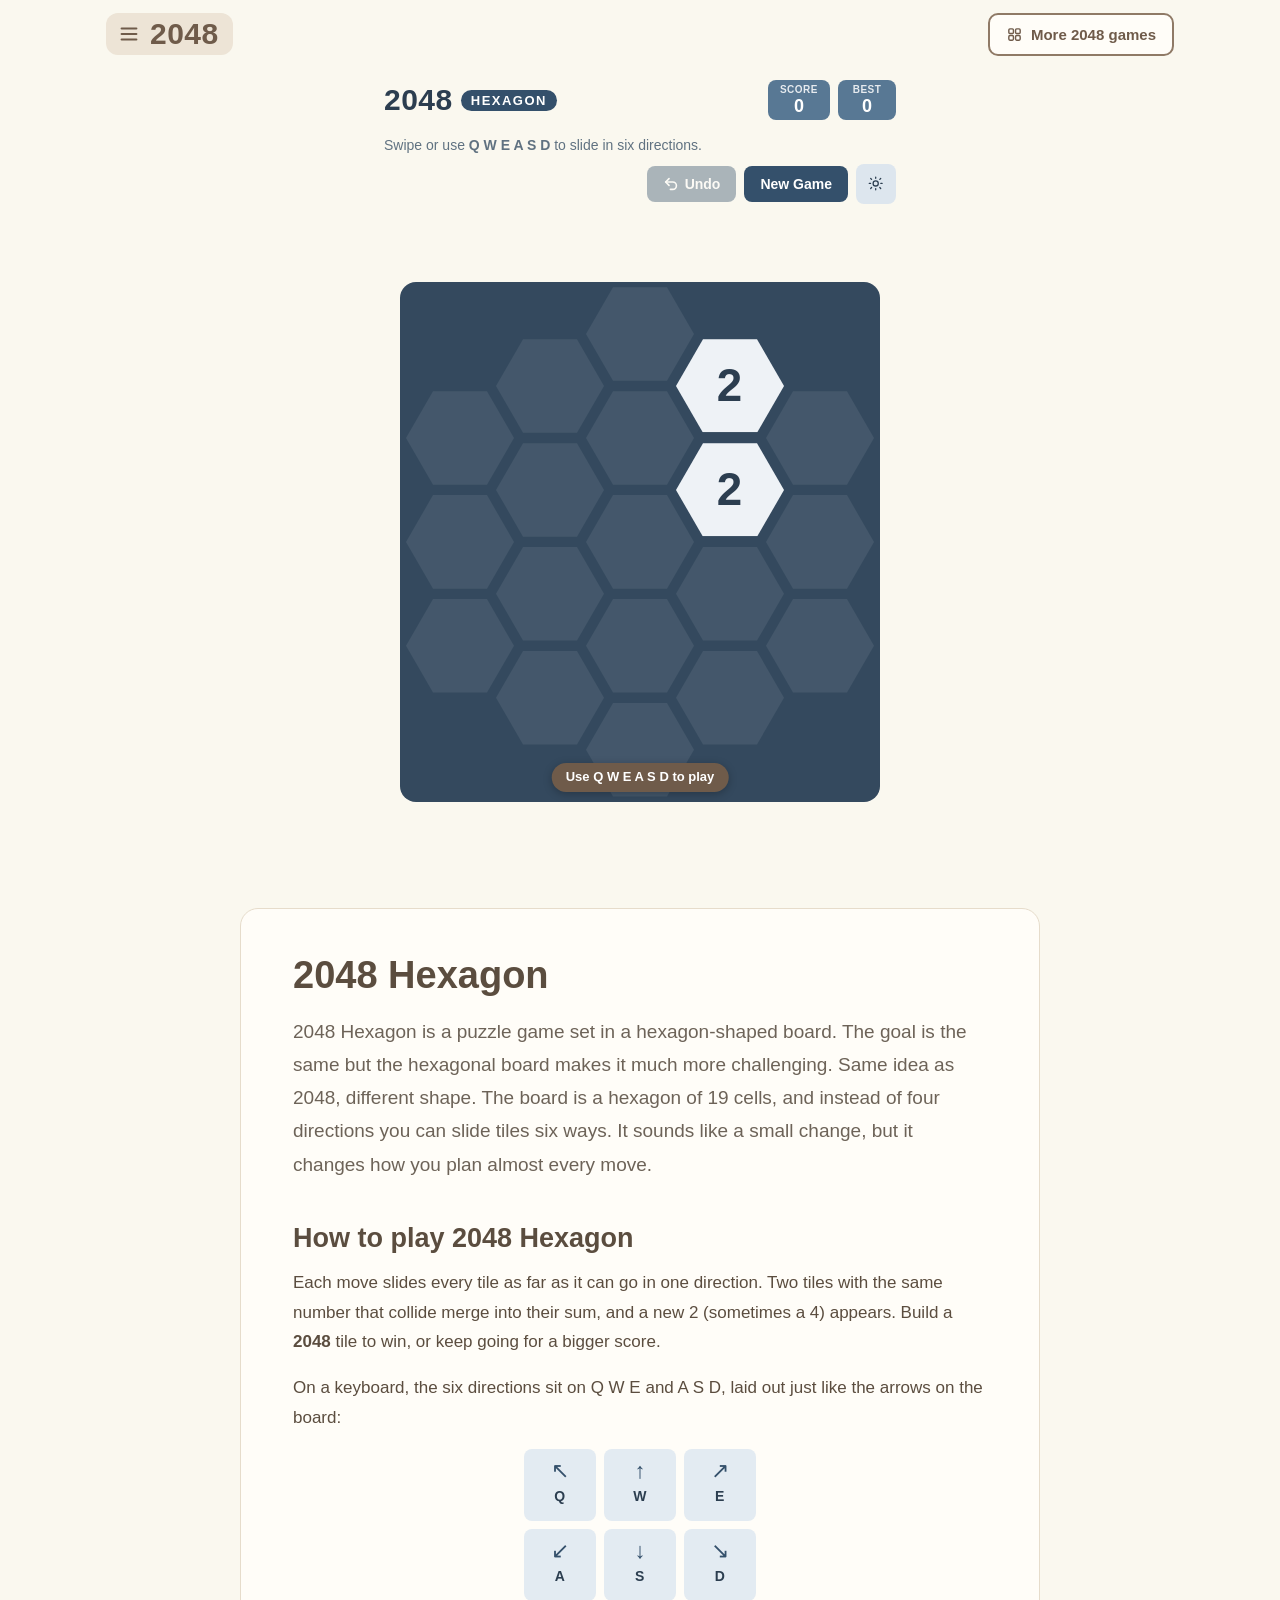
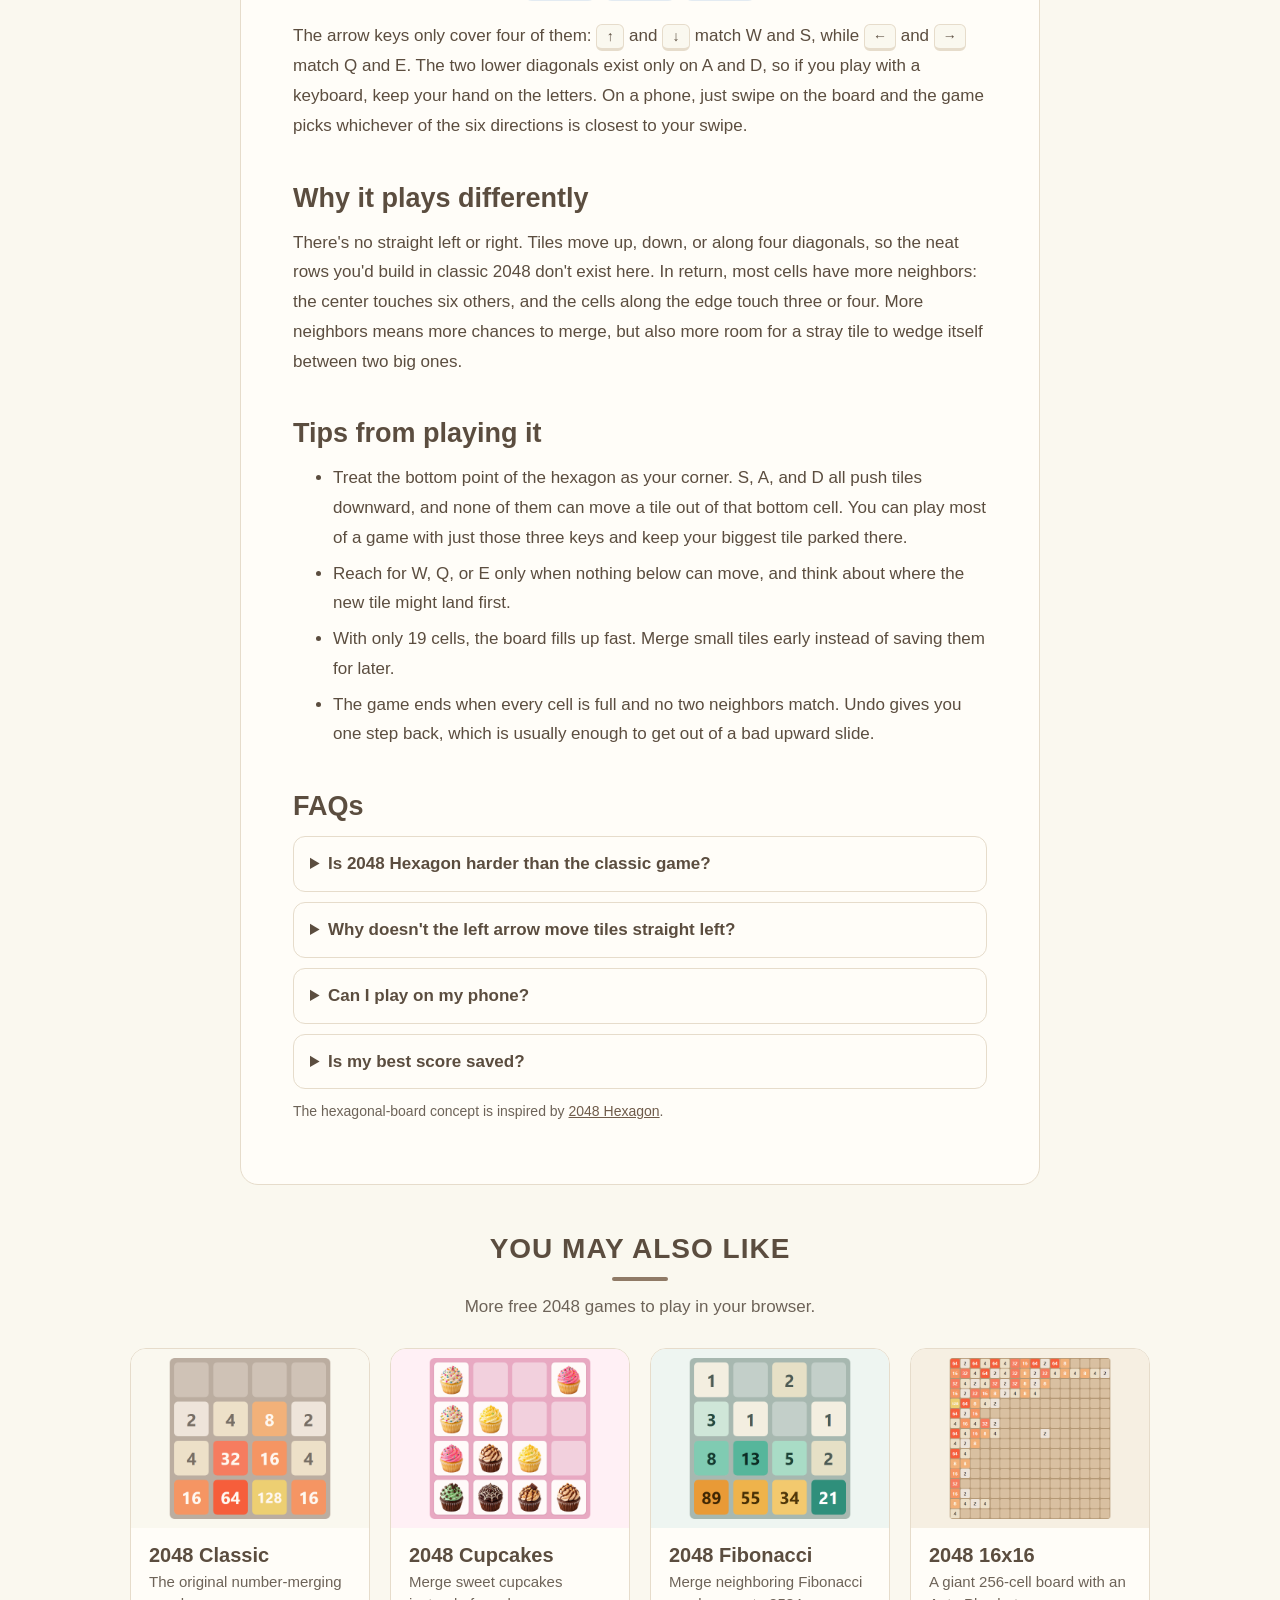
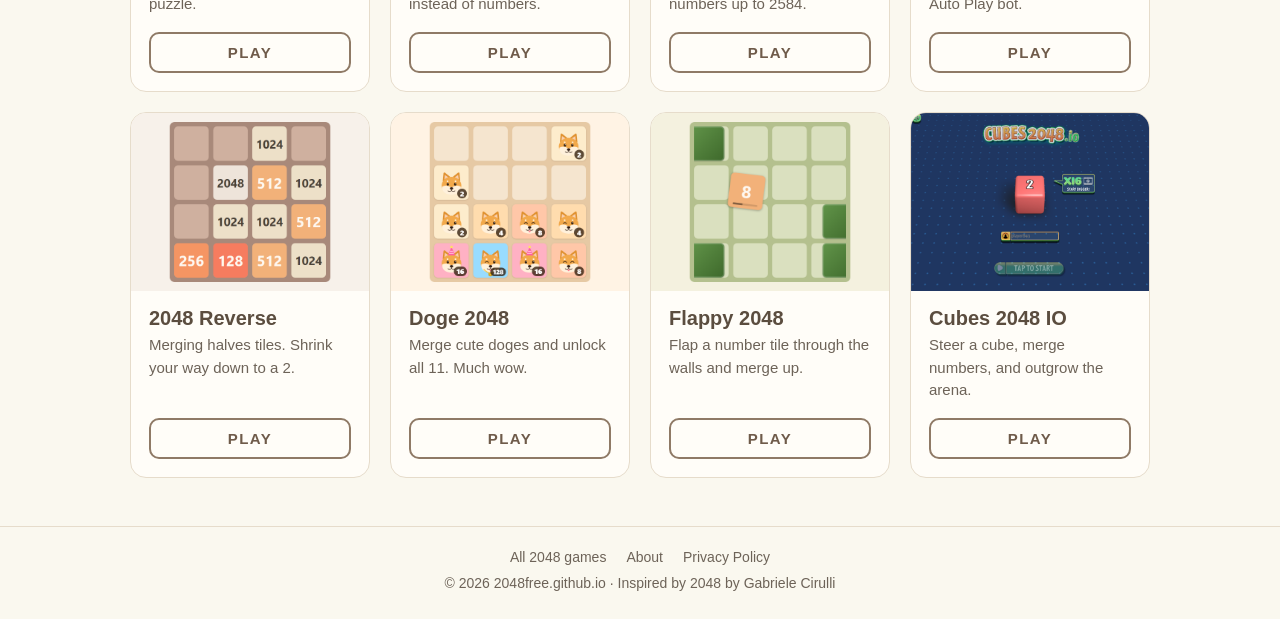
<file: 2048-hexagon/index.html>
<!DOCTYPE html>
<html lang="en-US">
<head>
<script>try{var q=location.search.match(/[?&]notrack=([01])/);if(q)localStorage.setItem("2048free_notrack",q[1]);if(location.hostname!=="2048free.github.io"||localStorage.getItem("2048free_notrack")==="1")window["ga-disable-G-G84GT2WR56"]=true}catch(e){}</script>
<!-- Google tag (gtag.js) -->
<script async src="https://www.googletagmanager.com/gtag/js?id=G-G84GT2WR56"></script>
<script>
  window.dataLayer = window.dataLayer || [];
  function gtag(){dataLayer.push(arguments);}
  gtag('js', new Date());

  gtag('config', 'G-G84GT2WR56');
</script><meta charset="UTF-8">
<meta name="viewport" content="width=device-width, initial-scale=1, viewport-fit=cover">
<title>2048 Hexagon</title>
<meta name="description" content="Play 2048 Hexagon free online. Slide tiles six ways on a 19-cell hex board, learn the Q W E A S D controls and a simple strategy to reach 2048.">
<link rel="canonical" href="https://2048free.github.io/2048-hexagon/">
<meta property="og:type" content="website">
<meta property="og:title" content="2048 Hexagon">
<meta property="og:description" content="Slide tiles in six directions on a hexagonal board and reach 2048.">
<meta property="og:url" content="https://2048free.github.io/2048-hexagon/">
<meta property="og:image" content="https://2048free.github.io/assets/thumbs/2048-hexagon.png">
<link rel="icon" href="/assets/favicon-hexagon.svg" type="image/svg+xml">
<script>try{if(localStorage.getItem("2048free_theme")==="dark")document.documentElement.setAttribute("data-theme","dark")}catch(e){}</script>
<link rel="stylesheet" href="/assets/site.css">
<link rel="stylesheet" href="/2048-hexagon/game.css">
</head>
<body class="sf">

<header class="sf-header">
  <div class="sf-header-inner">
    <div class="sf-brand">
      <button class="sf-logo" id="sf-menu-toggle" type="button" aria-expanded="false" aria-controls="sf-menu" aria-label="Open menu">
        <svg class="sf-icon" viewBox="0 0 24 24" fill="none" stroke="currentColor" stroke-width="2.4" stroke-linecap="round" aria-hidden="true"><path d="M4 6h16M4 12h16M4 18h16"/></svg>2048
      </button>
      <nav class="sf-menu" id="sf-menu" hidden>
        <a class="sf-menu-item" href="/">
          <svg class="sf-icon" viewBox="0 0 24 24" fill="none" stroke="currentColor" stroke-width="2" stroke-linejoin="round" aria-hidden="true"><path d="M12 3.5l2.6 5.3 5.9.9-4.3 4.1 1 5.8L12 16.9l-5.2 2.7 1-5.8-4.3-4.1 5.9-.9z"/></svg>
          <span><b>2048</b><small>The original 4×4 puzzle</small></span>
        </a>
        <a class="sf-menu-item" href="#how-to-play">
          <svg class="sf-icon" viewBox="0 0 24 24" fill="none" stroke="currentColor" stroke-width="2" stroke-linejoin="round" aria-hidden="true"><path d="M4 5.5A1.5 1.5 0 0 1 5.5 4H11v16H5.5A1.5 1.5 0 0 1 4 18.5z"/><path d="M20 5.5A1.5 1.5 0 0 0 18.5 4H13v16h5.5a1.5 1.5 0 0 0 1.5-1.5z"/></svg>
          <span><b>How to play</b><small>Controls, rules, and FAQs</small></span>
        </a>
        <a class="sf-menu-item" href="/2048-games/">
          <svg class="sf-icon" viewBox="0 0 24 24" fill="none" stroke="currentColor" stroke-width="2" stroke-linejoin="round" aria-hidden="true"><rect x="4" y="4" width="6.5" height="6.5" rx="1.5"/><rect x="13.5" y="4" width="6.5" height="6.5" rx="1.5"/><rect x="4" y="13.5" width="6.5" height="6.5" rx="1.5"/><rect x="13.5" y="13.5" width="6.5" height="6.5" rx="1.5"/></svg>
          <span><b>More 2048 games</b><small>Cupcakes, Hexagon, and more</small></span>
        </a>
        <div class="sf-menu-sep"></div>
        <div class="sf-menu-links">
          <a href="/2048-cupcakes/">2048 Cupcakes</a>
          <a href="/2048-hexagon/" aria-current="page">2048 Hexagon</a>
          <a href="/2048-fibonacci/">2048 Fibonacci</a>
          <a href="/about/">About</a>
          <a href="/privacy-policy/">Privacy Policy</a>
        </div>
      </nav>
    </div>
    <div class="sf-actions">
      <a class="sf-btn-outline" href="/2048-games/">
        <svg class="sf-icon" viewBox="0 0 24 24" fill="none" stroke="currentColor" stroke-width="2" stroke-linejoin="round" aria-hidden="true"><rect x="4" y="4" width="6.5" height="6.5" rx="1.5"/><rect x="13.5" y="4" width="6.5" height="6.5" rx="1.5"/><rect x="4" y="13.5" width="6.5" height="6.5" rx="1.5"/><rect x="13.5" y="13.5" width="6.5" height="6.5" rx="1.5"/></svg><span>More<span class="sf-hide-sm"> 2048</span> games</span>
      </a>
    </div>
  </div>
</header>

<section class="sf-stage" aria-label="2048 Hexagon game">
  <div class="app">
    <div class="side-panel">
      <div class="heading">
        <div class="title-block">
          <div class="title">2048</div>
          <span class="title-sub">Hexagon</span>
        </div>
        <div class="scores-container">
          <div class="score-box">
            <span class="score-label">Score</span>
            <span class="score-value" id="score">0</span>
          </div>
          <div class="score-box">
            <span class="score-label">Best</span>
            <span class="score-value" id="best">0</span>
          </div>
        </div>
      </div>

      <div class="above-game">
        <p class="game-intro">Swipe or use <strong>Q W E A S D</strong> to slide in six directions.</p>
        <div class="game-actions">
          <button class="btn-undo" id="undo-btn" type="button" aria-label="Undo last move" title="Undo last move" disabled>
            <svg viewBox="0 0 24 24" fill="none" stroke="currentColor" stroke-width="2.4" stroke-linecap="round" stroke-linejoin="round" aria-hidden="true"><path d="M9 14L4 9l5-5"/><path d="M4 9h10.5a5.5 5.5 0 0 1 0 11H11"/></svg>Undo
          </button>
          <button class="btn-new-game" id="new-game-btn" type="button">New Game</button>
          <button class="btn-theme-toggle" id="theme-toggle-btn" type="button" aria-label="Toggle dark mode" title="Toggle dark mode">
            <svg class="icon-sun" viewBox="0 0 24 24" fill="none" stroke="currentColor" stroke-width="2" stroke-linecap="round" aria-hidden="true"><circle cx="12" cy="12" r="4"/><path d="M12 2v2M12 20v2M4.2 4.2l1.4 1.4M18.4 18.4l1.4 1.4M2 12h2M20 12h2M4.2 19.8l1.4-1.4M18.4 5.6l1.4-1.4"/></svg>
            <svg class="icon-moon" viewBox="0 0 24 24" fill="none" stroke="currentColor" stroke-width="2" stroke-linecap="round" stroke-linejoin="round" aria-hidden="true"><path d="M21 12.79A9 9 0 1 1 11.21 3 7 7 0 0 0 21 12.79z"/></svg>
          </button>
        </div>
      </div>
    </div>

    <div class="board-wrap">
      <div class="board" id="board" data-hint-touch="Swipe in any of 6 directions or tap the arrows" data-hint-keys="Use Q W E A S D to play">
        <div class="grid-bg" id="grid-bg" aria-hidden="true"></div>
        <div class="tile-layer" id="tile-layer"></div>
        <div class="overlay" id="overlay" hidden>
          <div class="overlay-box">
            <p class="overlay-title" id="overlay-title">You Win!</p>
            <div class="overlay-actions">
              <button class="btn-overlay btn-secondary" id="overlay-continue-btn" type="button">Keep Playing</button>
              <button class="btn-overlay btn-primary" id="overlay-retry-btn" type="button">New Game</button>
            </div>
          </div>
        </div>
      </div>
    </div>
  </div>
</section>

<main class="sf-main">
  <article class="sf-article" id="how-to-play">
    <h1>2048 Hexagon</h1>
    <p class="sf-lead">2048 Hexagon is a puzzle game set in a hexagon-shaped board. The goal is the same but the hexagonal board makes it much more challenging. Same idea as 2048, different shape. The board is a hexagon of 19 cells, and instead of four directions you can slide tiles six ways. It sounds like a small change, but it changes how you plan almost every move.</p>

    <h2>How to play 2048 Hexagon</h2>
    <p>Each move slides every tile as far as it can go in one direction. Two tiles with the same number that collide merge into their sum, and a new 2 (sometimes a 4) appears. Build a <strong>2048</strong> tile to win, or keep going for a bigger score.</p>
    <p>On a keyboard, the six directions sit on Q W E and A S D, laid out just like the arrows on the board:</p>
    <div class="keymap">
      <div class="keymap-row">
        <div class="keycap"><span class="keycap-arrow">↖</span><span class="keycap-key">Q</span></div>
        <div class="keycap"><span class="keycap-arrow">↑</span><span class="keycap-key">W</span></div>
        <div class="keycap"><span class="keycap-arrow">↗</span><span class="keycap-key">E</span></div>
      </div>
      <div class="keymap-row">
        <div class="keycap"><span class="keycap-arrow">↙</span><span class="keycap-key">A</span></div>
        <div class="keycap"><span class="keycap-arrow">↓</span><span class="keycap-key">S</span></div>
        <div class="keycap"><span class="keycap-arrow">↘</span><span class="keycap-key">D</span></div>
      </div>
    </div>
    <p>The arrow keys only cover four of them: <span class="sf-kbd">↑</span> and <span class="sf-kbd">↓</span> match W and S, while <span class="sf-kbd">←</span> and <span class="sf-kbd">→</span> match Q and E. The two lower diagonals exist only on A and D, so if you play with a keyboard, keep your hand on the letters. On a phone, just swipe on the board and the game picks whichever of the six directions is closest to your swipe.</p>

    <h2>Why it plays differently</h2>
    <p>There's no straight left or right. Tiles move up, down, or along four diagonals, so the neat rows you'd build in classic 2048 don't exist here. In return, most cells have more neighbors: the center touches six others, and the cells along the edge touch three or four. More neighbors means more chances to merge, but also more room for a stray tile to wedge itself between two big ones.</p>

    <h2>Tips from playing it</h2>
    <ul>
      <li>Treat the bottom point of the hexagon as your corner. S, A, and D all push tiles downward, and none of them can move a tile out of that bottom cell. You can play most of a game with just those three keys and keep your biggest tile parked there.</li>
      <li>Reach for W, Q, or E only when nothing below can move, and think about where the new tile might land first.</li>
      <li>With only 19 cells, the board fills up fast. Merge small tiles early instead of saving them for later.</li>
      <li>The game ends when every cell is full and no two neighbors match. Undo gives you one step back, which is usually enough to get out of a bad upward slide.</li>
    </ul>
    <h2>FAQs</h2>
    <details>
      <summary>Is 2048 Hexagon harder than the classic game?</summary>
      <p>Not exactly harder, just different. You get three more cells than the 4×4 board and two extra directions, but no straight rows to hide behind. Players who rely on the corner strategy usually need a few games to adjust.</p>
    </details>
    <details>
      <summary>Why doesn't the left arrow move tiles straight left?</summary>
      <p>Because there is no straight left on this board. The columns of hexagons run up and down, so ← slides tiles up and to the left (the same as Q), and → slides them up and to the right (the same as E).</p>
    </details>
    <details>
      <summary>Can I play on my phone?</summary>
      <p>Yes. Swipe on the board in any of the six directions. You don't need to be precise, since the game picks the direction closest to your swipe. Swiping outside the board scrolls the page instead.</p>
    </details>
    <details>
      <summary>Is my best score saved?</summary>
      <p>Yes, in your browser on this device, separately from the other games on this site. Clearing your browser data resets it.</p>
    </details>
    <p style="font-size:14px;color:var(--sf-ink-soft)">The hexagonal-board concept is inspired by <a href="https://2048hexagon.com/" target="_blank" rel="nofollow noopener">2048 Hexagon</a>.</p>
  </article>

  <section class="sf-related" aria-labelledby="related-title">
    <p class="sf-section-title" id="related-title">You may also like</p>
    <p class="sf-section-sub">More free 2048 games to play in your browser.</p>
    <div class="sf-grid">
      <a class="sf-card" href="/">
        <span class="sf-card-thumb"><img src="/assets/thumbs/2048.png" alt="Classic 2048 game board" loading="lazy" width="640" height="480"></span>
        <span class="sf-card-body">
          <span class="sf-card-title">2048 Classic</span>
          <span class="sf-card-desc">The original number-merging puzzle.</span>
          <span class="sf-card-play">PLAY</span>
        </span>
      </a>
      <a class="sf-card" href="/2048-cupcakes/">
        <span class="sf-card-thumb"><img src="/assets/thumbs/2048-cupcakes.png" alt="2048 Cupcakes game board" loading="lazy" width="640" height="480"></span>
        <span class="sf-card-body">
          <span class="sf-card-title">2048 Cupcakes</span>
          <span class="sf-card-desc">Merge sweet cupcakes instead of numbers.</span>
          <span class="sf-card-play">PLAY</span>
        </span>
      </a>
      <a class="sf-card" href="/2048-fibonacci/">
        <span class="sf-card-thumb"><img src="/assets/thumbs/2048-fibonacci.png" alt="2048 Fibonacci game board" loading="lazy" width="640" height="480"></span>
        <span class="sf-card-body">
          <span class="sf-card-title">2048 Fibonacci</span>
          <span class="sf-card-desc">Merge neighboring Fibonacci numbers up to 2584.</span>
          <span class="sf-card-play">PLAY</span>
        </span>
      </a>
      <a class="sf-card" href="/2048-16x16/">
        <span class="sf-card-thumb"><img src="/assets/thumbs/2048-16x16.png" alt="2048 16x16 game board" loading="lazy" width="640" height="480"></span>
        <span class="sf-card-body">
          <span class="sf-card-title">2048 16x16</span>
          <span class="sf-card-desc">A giant 256-cell board with an Auto Play bot.</span>
          <span class="sf-card-play">PLAY</span>
        </span>
      </a>
      <a class="sf-card" href="/2048-reverse/">
        <span class="sf-card-thumb"><img src="/assets/thumbs/2048-reverse.png" alt="2048 Reverse game board" loading="lazy" width="640" height="480"></span>
        <span class="sf-card-body">
          <span class="sf-card-title">2048 Reverse</span>
          <span class="sf-card-desc">Merging halves tiles. Shrink your way down to a 2.</span>
          <span class="sf-card-play">PLAY</span>
        </span>
      </a>
      <a class="sf-card" href="/doge-2048/">
        <span class="sf-card-thumb"><img src="/assets/thumbs/doge-2048.png" alt="Doge 2048 game board" loading="lazy" width="640" height="480"></span>
        <span class="sf-card-body">
          <span class="sf-card-title">Doge 2048</span>
          <span class="sf-card-desc">Merge cute doges and unlock all 11. Much wow.</span>
          <span class="sf-card-play">PLAY</span>
        </span>
      </a>
      <a class="sf-card" href="/flappy-2048/">
        <span class="sf-card-thumb"><img src="/assets/thumbs/flappy-2048.png" alt="Flappy 2048 game board" loading="lazy" width="640" height="480"></span>
        <span class="sf-card-body">
          <span class="sf-card-title">Flappy 2048</span>
          <span class="sf-card-desc">Flap a number tile through the walls and merge up.</span>
          <span class="sf-card-play">PLAY</span>
        </span>
      </a>
      <a class="sf-card" href="/cubes-2048-io/">
        <span class="sf-card-thumb"><img src="/assets/thumbs/cubes-2048-io.png" alt="Cubes 2048 IO game screen" loading="lazy" width="640" height="480"></span>
        <span class="sf-card-body">
          <span class="sf-card-title">Cubes 2048 IO</span>
          <span class="sf-card-desc">Steer a cube, merge numbers, and outgrow the arena.</span>
          <span class="sf-card-play">PLAY</span>
        </span>
      </a>
    </div>
  </section>
</main>

<footer class="sf-footer">
  <nav aria-label="Footer">
    <a href="/2048-games/">All 2048 games</a>
    <a href="/about/">About</a>
    <a href="/privacy-policy/">Privacy Policy</a>
  </nav>
  <p>© 2026 2048free.github.io · Inspired by <a href="https://github.com/gabrielecirulli/2048" target="_blank" rel="nofollow noopener">2048 by Gabriele Cirulli</a></p>
</footer>

<script src="/assets/site.js"></script>
<script src="/assets/track.js"></script>
<script src="/assets/hint.js"></script>
<script src="/2048-hexagon/game.js"></script>
</body>
</html>
</file>
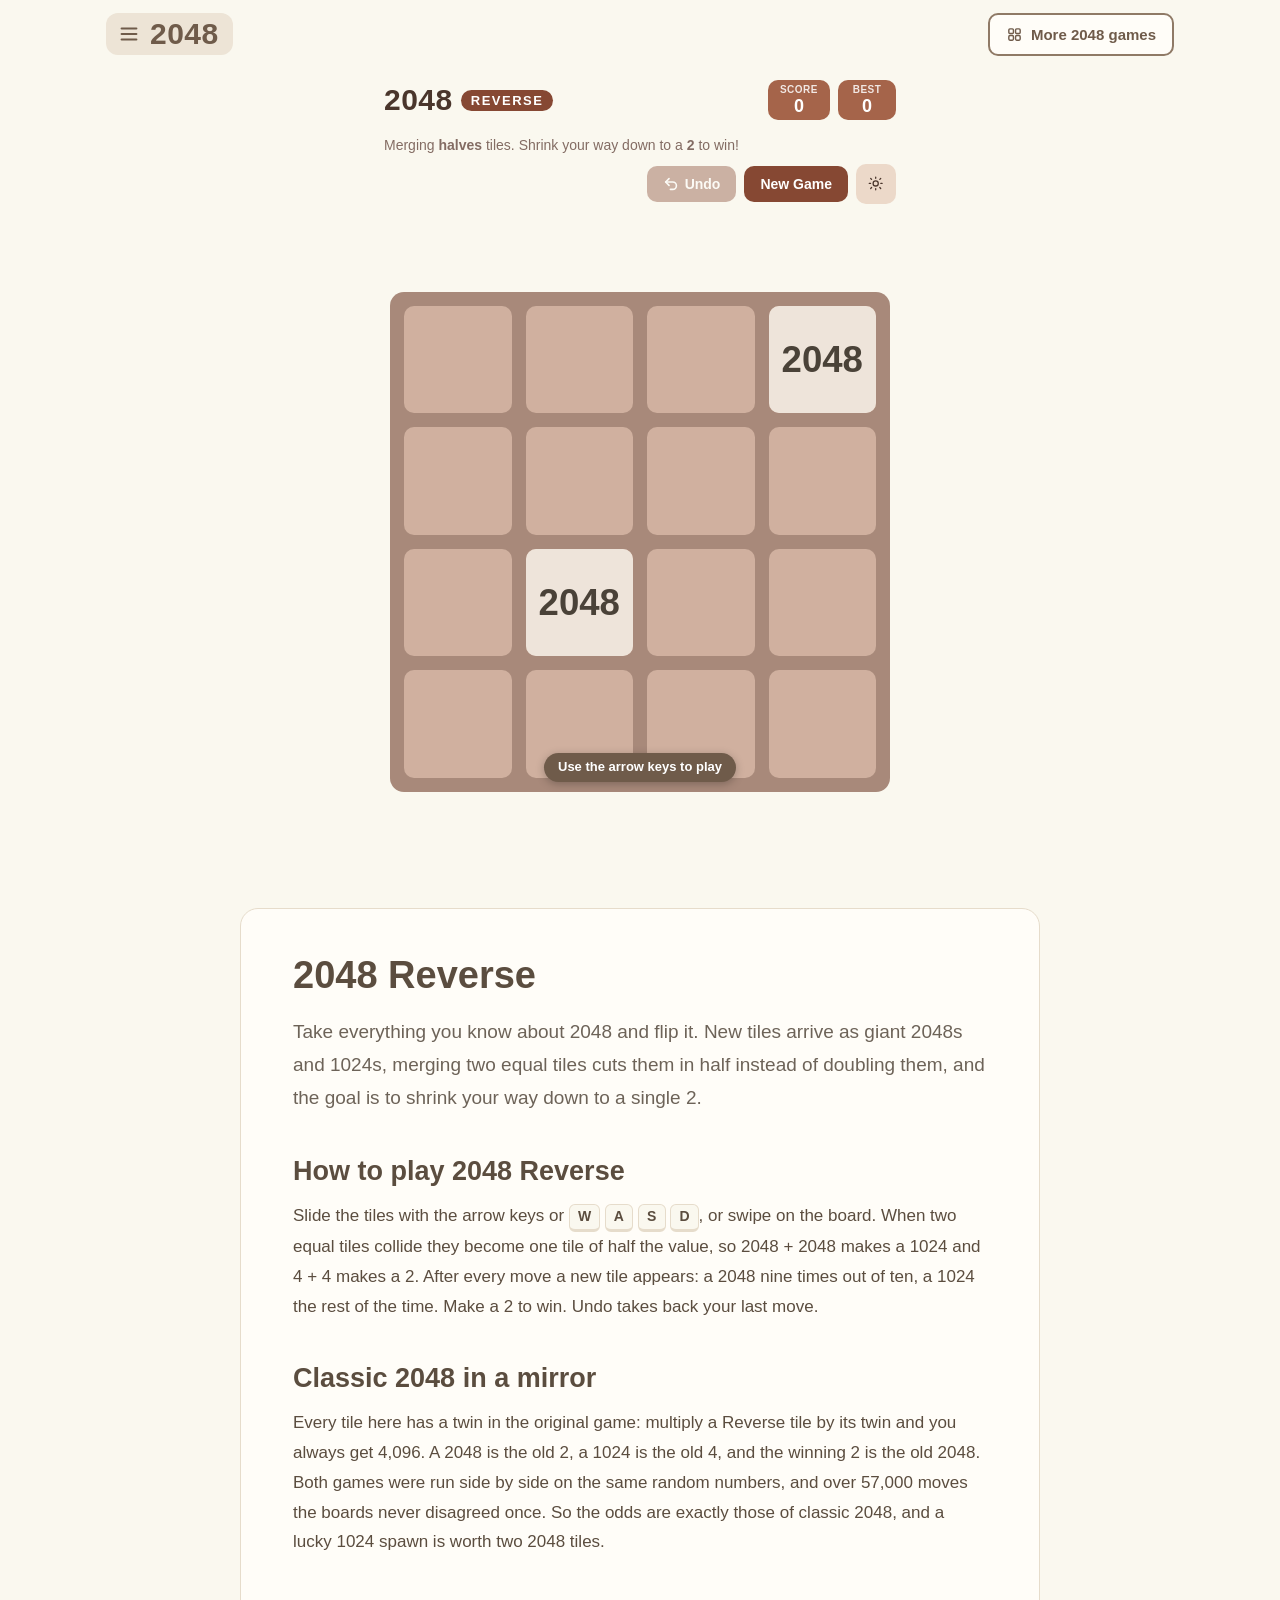
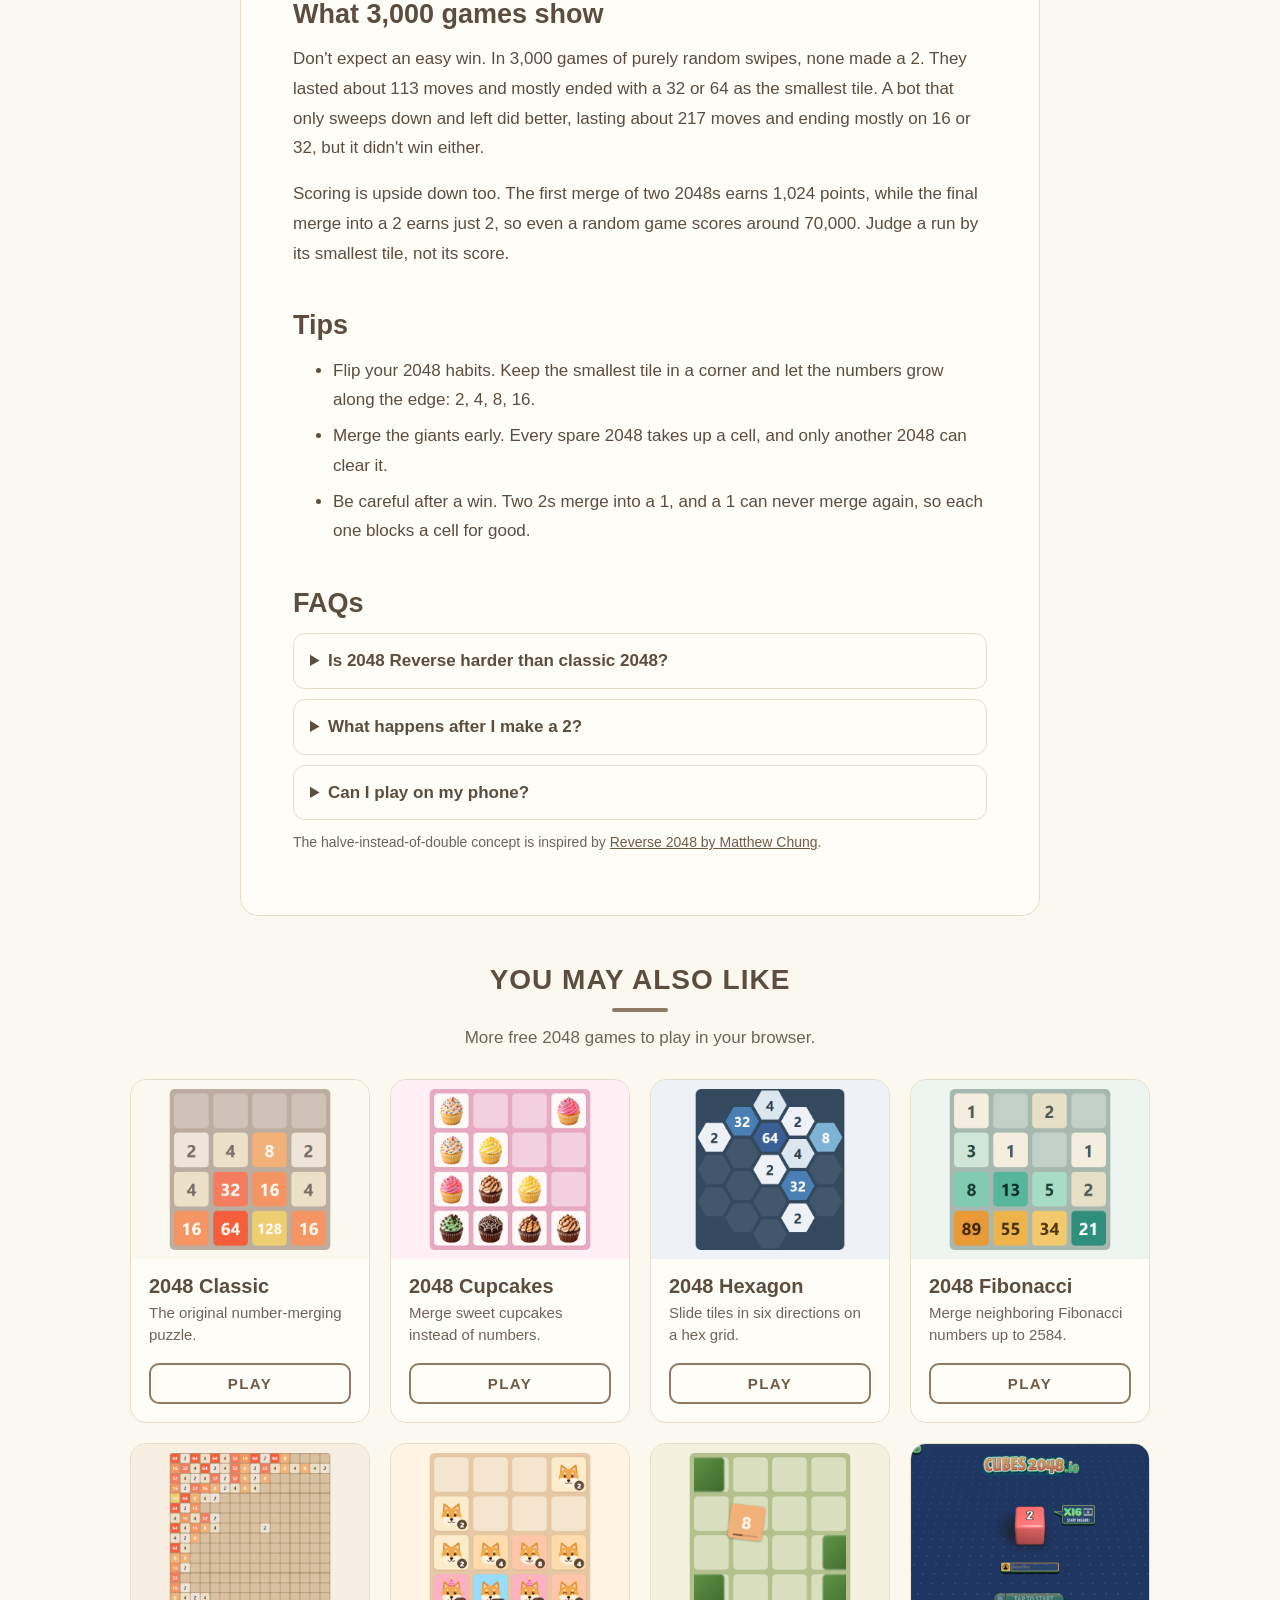
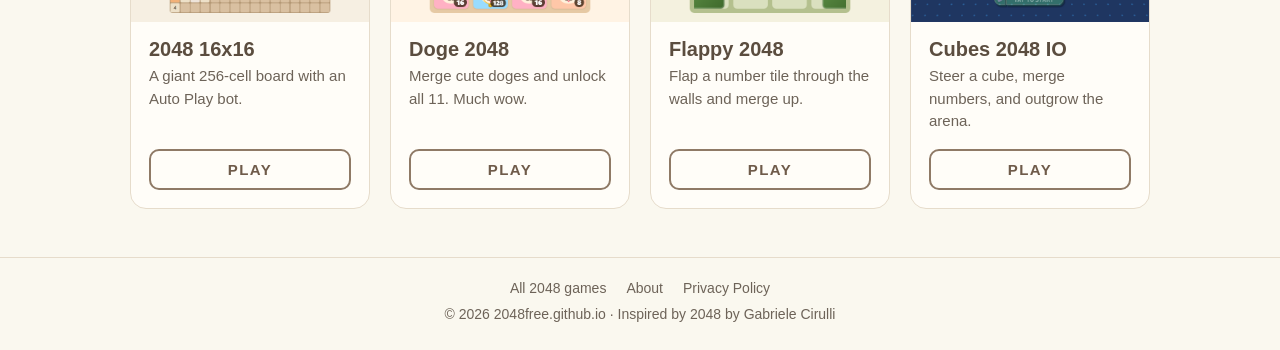
<file: 2048-reverse/index.html>
<!DOCTYPE html>
<html lang="en-US">
<head>
<script>try{var q=location.search.match(/[?&]notrack=([01])/);if(q)localStorage.setItem("2048free_notrack",q[1]);if(location.hostname!=="2048free.github.io"||localStorage.getItem("2048free_notrack")==="1")window["ga-disable-G-G84GT2WR56"]=true}catch(e){}</script>
<!-- Google tag (gtag.js) -->
<script async src="https://www.googletagmanager.com/gtag/js?id=G-G84GT2WR56"></script>
<script>
  window.dataLayer = window.dataLayer || [];
  function gtag(){dataLayer.push(arguments);}
  gtag('js', new Date());

  gtag('config', 'G-G84GT2WR56');
</script>
<meta charset="UTF-8">
<meta name="viewport" content="width=device-width, initial-scale=1, viewport-fit=cover">
<title>2048 Reverse</title>
<meta name="description" content="Play 2048 Reverse free online. New tiles start at 2048, merging halves them, and the goal is a 2. See why it's classic 2048 in a mirror.">
<link rel="canonical" href="https://2048free.github.io/2048-reverse/">
<meta property="og:type" content="website">
<meta property="og:title" content="2048 Reverse">
<meta property="og:description" content="Merging halves tiles. Shrink your way down to a 2 to win.">
<meta property="og:url" content="https://2048free.github.io/2048-reverse/">
<meta property="og:image" content="https://2048free.github.io/assets/thumbs/2048-reverse.png">
<link rel="icon" href="/assets/favicon-reverse.svg" type="image/svg+xml">
<script>try{if(localStorage.getItem("2048free_theme")==="dark")document.documentElement.setAttribute("data-theme","dark")}catch(e){}</script>
<link rel="stylesheet" href="/assets/site.css">
<link rel="stylesheet" href="/2048-reverse/game.css">
</head>
<body class="sf">

<header class="sf-header">
  <div class="sf-header-inner">
    <div class="sf-brand">
      <button class="sf-logo" id="sf-menu-toggle" type="button" aria-expanded="false" aria-controls="sf-menu" aria-label="Open menu">
        <svg class="sf-icon" viewBox="0 0 24 24" fill="none" stroke="currentColor" stroke-width="2.4" stroke-linecap="round" aria-hidden="true"><path d="M4 6h16M4 12h16M4 18h16"/></svg>2048
      </button>
      <nav class="sf-menu" id="sf-menu" hidden>
        <a class="sf-menu-item" href="/">
          <svg class="sf-icon" viewBox="0 0 24 24" fill="none" stroke="currentColor" stroke-width="2" stroke-linejoin="round" aria-hidden="true"><path d="M12 3.5l2.6 5.3 5.9.9-4.3 4.1 1 5.8L12 16.9l-5.2 2.7 1-5.8-4.3-4.1 5.9-.9z"/></svg>
          <span><b>2048</b><small>The original 4×4 puzzle</small></span>
        </a>
        <a class="sf-menu-item" href="#how-to-play">
          <svg class="sf-icon" viewBox="0 0 24 24" fill="none" stroke="currentColor" stroke-width="2" stroke-linejoin="round" aria-hidden="true"><path d="M4 5.5A1.5 1.5 0 0 1 5.5 4H11v16H5.5A1.5 1.5 0 0 1 4 18.5z"/><path d="M20 5.5A1.5 1.5 0 0 0 18.5 4H13v16h5.5a1.5 1.5 0 0 0 1.5-1.5z"/></svg>
          <span><b>How to play</b><small>Rules, tips, and FAQs</small></span>
        </a>
        <a class="sf-menu-item" href="/2048-games/">
          <svg class="sf-icon" viewBox="0 0 24 24" fill="none" stroke="currentColor" stroke-width="2" stroke-linejoin="round" aria-hidden="true"><rect x="4" y="4" width="6.5" height="6.5" rx="1.5"/><rect x="13.5" y="4" width="6.5" height="6.5" rx="1.5"/><rect x="4" y="13.5" width="6.5" height="6.5" rx="1.5"/><rect x="13.5" y="13.5" width="6.5" height="6.5" rx="1.5"/></svg>
          <span><b>More 2048 games</b><small>Cupcakes, Hexagon, and more</small></span>
        </a>
        <div class="sf-menu-sep"></div>
        <div class="sf-menu-links">
          <a href="/2048-cupcakes/">2048 Cupcakes</a>
          <a href="/2048-hexagon/">2048 Hexagon</a>
          <a href="/2048-fibonacci/">2048 Fibonacci</a>
          <a href="/about/">About</a>
          <a href="/privacy-policy/">Privacy Policy</a>
        </div>
      </nav>
    </div>
    <div class="sf-actions">
      <a class="sf-btn-outline" href="/2048-games/">
        <svg class="sf-icon" viewBox="0 0 24 24" fill="none" stroke="currentColor" stroke-width="2" stroke-linejoin="round" aria-hidden="true"><rect x="4" y="4" width="6.5" height="6.5" rx="1.5"/><rect x="13.5" y="4" width="6.5" height="6.5" rx="1.5"/><rect x="4" y="13.5" width="6.5" height="6.5" rx="1.5"/><rect x="13.5" y="13.5" width="6.5" height="6.5" rx="1.5"/></svg><span>More<span class="sf-hide-sm"> 2048</span> games</span>
      </a>
    </div>
  </div>
</header>

<section class="sf-stage" aria-label="2048 Reverse game">
  <div class="app">
    <div class="side-panel">
      <div class="heading">
        <div class="title-block">
          <div class="title">2048</div>
          <span class="title-sub">Reverse</span>
        </div>
        <div class="scores-container">
          <div class="score-box">
            <span class="score-label">Score</span>
            <span class="score-value" id="score">0</span>
          </div>
          <div class="score-box">
            <span class="score-label">Best</span>
            <span class="score-value" id="best">0</span>
          </div>
        </div>
      </div>

      <div class="above-game">
        <p class="game-intro">Merging <strong>halves</strong> tiles. Shrink your way down to a <strong>2</strong> to win!</p>
        <div class="game-actions">
          <button class="btn-undo" id="undo-btn" type="button" aria-label="Undo last move" title="Undo last move" disabled>
            <svg viewBox="0 0 24 24" fill="none" stroke="currentColor" stroke-width="2.4" stroke-linecap="round" stroke-linejoin="round" aria-hidden="true"><path d="M9 14L4 9l5-5"/><path d="M4 9h10.5a5.5 5.5 0 0 1 0 11H11"/></svg>Undo
          </button>
          <button class="btn-new-game" id="new-game-btn" type="button">New Game</button>
          <button class="btn-theme-toggle" id="theme-toggle-btn" type="button" aria-label="Toggle dark mode" title="Toggle dark mode">
            <svg class="icon-sun" viewBox="0 0 24 24" fill="none" stroke="currentColor" stroke-width="2" stroke-linecap="round" aria-hidden="true"><circle cx="12" cy="12" r="4"/><path d="M12 2v2M12 20v2M4.2 4.2l1.4 1.4M18.4 18.4l1.4 1.4M2 12h2M20 12h2M4.2 19.8l1.4-1.4M18.4 5.6l1.4-1.4"/></svg>
            <svg class="icon-moon" viewBox="0 0 24 24" fill="none" stroke="currentColor" stroke-width="2" stroke-linecap="round" stroke-linejoin="round" aria-hidden="true"><path d="M21 12.79A9 9 0 1 1 11.21 3 7 7 0 0 0 21 12.79z"/></svg>
          </button>
        </div>
      </div>
    </div>

    <div class="board-wrap">
      <div class="board" id="board">
        <div class="grid-bg" id="grid-bg" aria-hidden="true"></div>
        <div class="tile-layer" id="tile-layer"></div>
        <div class="overlay" id="overlay" hidden>
          <div class="overlay-box">
            <p class="overlay-title" id="overlay-title">You Win!</p>
            <div class="overlay-actions">
              <button class="btn-overlay btn-secondary" id="overlay-continue-btn" type="button">Keep Playing</button>
              <button class="btn-overlay btn-primary" id="overlay-retry-btn" type="button">New Game</button>
            </div>
          </div>
        </div>
      </div>
    </div>
  </div>
</section>

<main class="sf-main">
  <article class="sf-article" id="how-to-play">
    <h1>2048 Reverse</h1>
    <p class="sf-lead">Take everything you know about 2048 and flip it. New tiles arrive as giant 2048s and 1024s, merging two equal tiles cuts them in half instead of doubling them, and the goal is to shrink your way down to a single 2.</p>

    <h2>How to play 2048 Reverse</h2>
    <p>Slide the tiles with the arrow keys or <span class="sf-kbd">W</span> <span class="sf-kbd">A</span> <span class="sf-kbd">S</span> <span class="sf-kbd">D</span>, or swipe on the board. When two equal tiles collide they become one tile of half the value, so 2048 + 2048 makes a 1024 and 4 + 4 makes a 2. After every move a new tile appears: a 2048 nine times out of ten, a 1024 the rest of the time. Make a 2 to win. Undo takes back your last move.</p>

    <h2>Classic 2048 in a mirror</h2>
    <p>Every tile here has a twin in the original game: multiply a Reverse tile by its twin and you always get 4,096. A 2048 is the old 2, a 1024 is the old 4, and the winning 2 is the old 2048. Both games were run side by side on the same random numbers, and over 57,000 moves the boards never disagreed once. So the odds are exactly those of classic 2048, and a lucky 1024 spawn is worth two 2048 tiles.</p>

    <h2>What 3,000 games show</h2>
    <p>Don't expect an easy win. In 3,000 games of purely random swipes, none made a 2. They lasted about 113 moves and mostly ended with a 32 or 64 as the smallest tile. A bot that only sweeps down and left did better, lasting about 217 moves and ending mostly on 16 or 32, but it didn't win either.</p>
    <p>Scoring is upside down too. The first merge of two 2048s earns 1,024 points, while the final merge into a 2 earns just 2, so even a random game scores around 70,000. Judge a run by its smallest tile, not its score.</p>

    <h2>Tips</h2>
    <ul>
      <li>Flip your 2048 habits. Keep the smallest tile in a corner and let the numbers grow along the edge: 2, 4, 8, 16.</li>
      <li>Merge the giants early. Every spare 2048 takes up a cell, and only another 2048 can clear it.</li>
      <li>Be careful after a win. Two 2s merge into a 1, and a 1 can never merge again, so each one blocks a cell for good.</li>
    </ul>

    <h2>FAQs</h2>
    <details>
      <summary>Is 2048 Reverse harder than classic 2048?</summary>
      <p>No. It's the same game with the numbers flipped, so the odds and the best strategies are identical.</p>
    </details>
    <details>
      <summary>What happens after I make a 2?</summary>
      <p>You win, and you can keep playing. Merging two 2s makes a 1, which never merges again, so every 1 permanently takes up a cell.</p>
    </details>
    <details>
      <summary>Can I play on my phone?</summary>
      <p>Yes. Swipe on the board to move the tiles. Swiping anywhere outside the board just scrolls the page.</p>
    </details>
    <p style="font-size:14px;color:var(--sf-ink-soft)">The halve-instead-of-double concept is inspired by <a href="https://mattpk.github.io/Reverse-2048/" target="_blank" rel="nofollow noopener">Reverse 2048 by Matthew Chung</a>.</p>
  </article>

  <section class="sf-related" aria-labelledby="related-title">
    <p class="sf-section-title" id="related-title">You may also like</p>
    <p class="sf-section-sub">More free 2048 games to play in your browser.</p>
    <div class="sf-grid">
      <a class="sf-card" href="/">
        <span class="sf-card-thumb"><img src="/assets/thumbs/2048.png" alt="Classic 2048 game board" loading="lazy" width="640" height="480"></span>
        <span class="sf-card-body">
          <span class="sf-card-title">2048 Classic</span>
          <span class="sf-card-desc">The original number-merging puzzle.</span>
          <span class="sf-card-play">PLAY</span>
        </span>
      </a>
      <a class="sf-card" href="/2048-cupcakes/">
        <span class="sf-card-thumb"><img src="/assets/thumbs/2048-cupcakes.png" alt="2048 Cupcakes game board" loading="lazy" width="640" height="480"></span>
        <span class="sf-card-body">
          <span class="sf-card-title">2048 Cupcakes</span>
          <span class="sf-card-desc">Merge sweet cupcakes instead of numbers.</span>
          <span class="sf-card-play">PLAY</span>
        </span>
      </a>
      <a class="sf-card" href="/2048-hexagon/">
        <span class="sf-card-thumb"><img src="/assets/thumbs/2048-hexagon.png" alt="2048 Hexagon game board" loading="lazy" width="640" height="480"></span>
        <span class="sf-card-body">
          <span class="sf-card-title">2048 Hexagon</span>
          <span class="sf-card-desc">Slide tiles in six directions on a hex grid.</span>
          <span class="sf-card-play">PLAY</span>
        </span>
      </a>
      <a class="sf-card" href="/2048-fibonacci/">
        <span class="sf-card-thumb"><img src="/assets/thumbs/2048-fibonacci.png" alt="2048 Fibonacci game board" loading="lazy" width="640" height="480"></span>
        <span class="sf-card-body">
          <span class="sf-card-title">2048 Fibonacci</span>
          <span class="sf-card-desc">Merge neighboring Fibonacci numbers up to 2584.</span>
          <span class="sf-card-play">PLAY</span>
        </span>
      </a>
      <a class="sf-card" href="/2048-16x16/">
        <span class="sf-card-thumb"><img src="/assets/thumbs/2048-16x16.png" alt="2048 16x16 game board" loading="lazy" width="640" height="480"></span>
        <span class="sf-card-body">
          <span class="sf-card-title">2048 16x16</span>
          <span class="sf-card-desc">A giant 256-cell board with an Auto Play bot.</span>
          <span class="sf-card-play">PLAY</span>
        </span>
      </a>
      <a class="sf-card" href="/doge-2048/">
        <span class="sf-card-thumb"><img src="/assets/thumbs/doge-2048.png" alt="Doge 2048 game board" loading="lazy" width="640" height="480"></span>
        <span class="sf-card-body">
          <span class="sf-card-title">Doge 2048</span>
          <span class="sf-card-desc">Merge cute doges and unlock all 11. Much wow.</span>
          <span class="sf-card-play">PLAY</span>
        </span>
      </a>
      <a class="sf-card" href="/flappy-2048/">
        <span class="sf-card-thumb"><img src="/assets/thumbs/flappy-2048.png" alt="Flappy 2048 game board" loading="lazy" width="640" height="480"></span>
        <span class="sf-card-body">
          <span class="sf-card-title">Flappy 2048</span>
          <span class="sf-card-desc">Flap a number tile through the walls and merge up.</span>
          <span class="sf-card-play">PLAY</span>
        </span>
      </a>
      <a class="sf-card" href="/cubes-2048-io/">
        <span class="sf-card-thumb"><img src="/assets/thumbs/cubes-2048-io.png" alt="Cubes 2048 IO game screen" loading="lazy" width="640" height="480"></span>
        <span class="sf-card-body">
          <span class="sf-card-title">Cubes 2048 IO</span>
          <span class="sf-card-desc">Steer a cube, merge numbers, and outgrow the arena.</span>
          <span class="sf-card-play">PLAY</span>
        </span>
      </a>
    </div>
  </section>
</main>

<footer class="sf-footer">
  <nav aria-label="Footer">
    <a href="/2048-games/">All 2048 games</a>
    <a href="/about/">About</a>
    <a href="/privacy-policy/">Privacy Policy</a>
  </nav>
  <p>© 2026 2048free.github.io · Inspired by <a href="https://github.com/gabrielecirulli/2048" target="_blank" rel="nofollow noopener">2048 by Gabriele Cirulli</a></p>
</footer>

<script src="/assets/site.js"></script>
<script src="/assets/track.js"></script>
<script src="/assets/hint.js"></script>
<script src="/2048-reverse/game.js"></script>
</body>
</html>
</file>
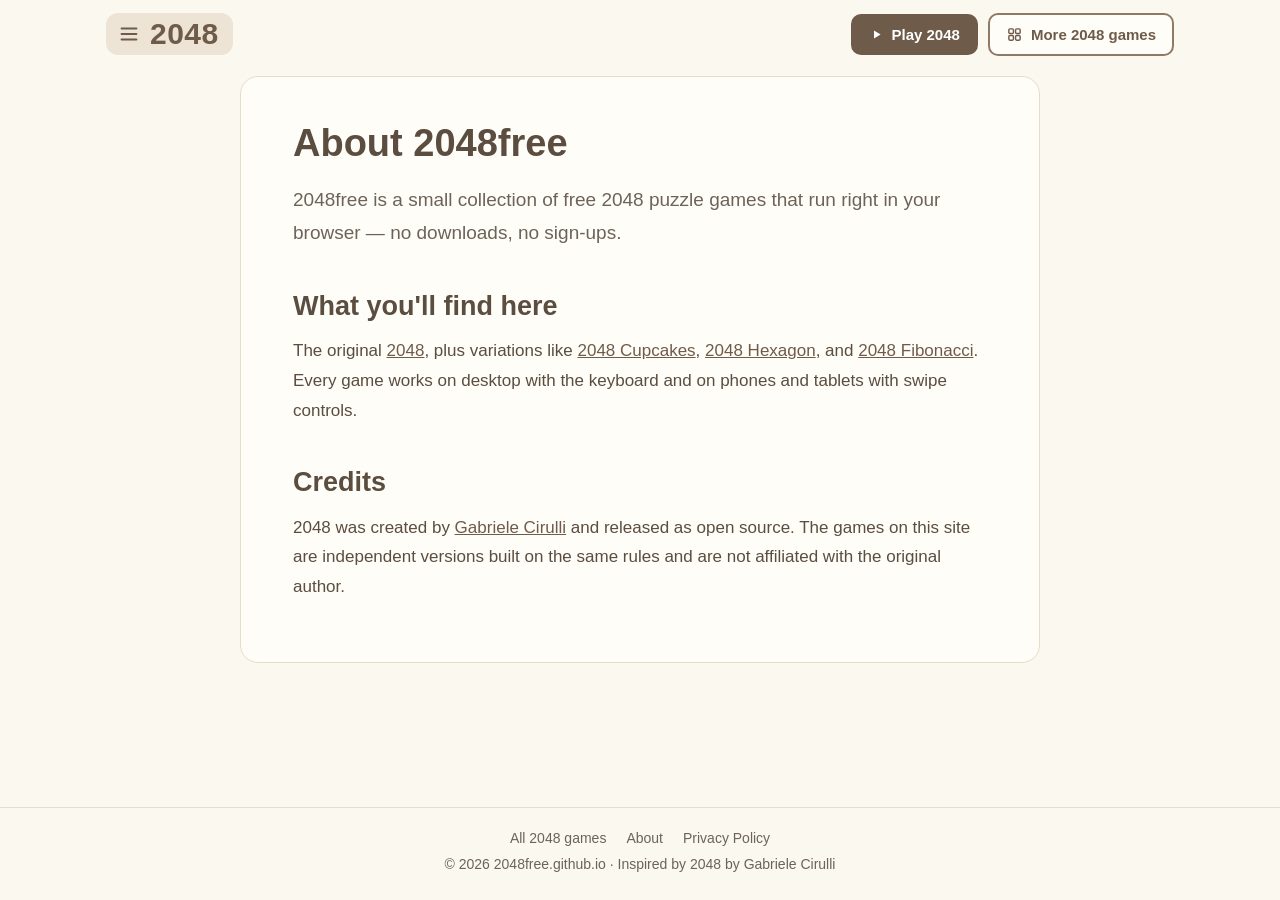
<file: about/index.html>
<!DOCTYPE html>
<html lang="en-US">
<head>
<script>try{var q=location.search.match(/[?&]notrack=([01])/);if(q)localStorage.setItem("2048free_notrack",q[1]);if(location.hostname!=="2048free.github.io"||localStorage.getItem("2048free_notrack")==="1")window["ga-disable-G-G84GT2WR56"]=true}catch(e){}</script>
<!-- Google tag (gtag.js) -->
<script async src="https://www.googletagmanager.com/gtag/js?id=G-G84GT2WR56"></script>
<script>
  window.dataLayer = window.dataLayer || [];
  function gtag(){dataLayer.push(arguments);}
  gtag('js', new Date());

  gtag('config', 'G-G84GT2WR56');
</script><meta charset="UTF-8">
<meta name="viewport" content="width=device-width, initial-scale=1, viewport-fit=cover">
<title>About 2048free</title>
<meta name="description" content="About 2048free: a collection of free 2048 puzzle games you can play in your browser.">
<link rel="canonical" href="https://2048free.github.io/about/">
<meta property="og:type" content="website">
<meta property="og:title" content="About 2048free">
<meta property="og:description" content="About 2048free: a collection of free 2048 puzzle games you can play in your browser.">
<meta property="og:url" content="https://2048free.github.io/about/">
<meta property="og:image" content="https://2048free.github.io/assets/thumbs/2048.png">
<link rel="icon" href="/assets/favicon.svg" type="image/svg+xml">
<script>try{if(localStorage.getItem("2048free_theme")==="dark")document.documentElement.setAttribute("data-theme","dark")}catch(e){}</script>
<link rel="stylesheet" href="/assets/site.css">
</head>
<body class="sf">

<header class="sf-header">
  <div class="sf-header-inner">
    <div class="sf-brand">
      <button class="sf-logo" id="sf-menu-toggle" type="button" aria-expanded="false" aria-controls="sf-menu" aria-label="Open menu">
        <svg class="sf-icon" viewBox="0 0 24 24" fill="none" stroke="currentColor" stroke-width="2.4" stroke-linecap="round" aria-hidden="true"><path d="M4 6h16M4 12h16M4 18h16"/></svg>2048
      </button>
      <nav class="sf-menu" id="sf-menu" hidden>
        <a class="sf-menu-item" href="/">
          <svg class="sf-icon" viewBox="0 0 24 24" fill="none" stroke="currentColor" stroke-width="2" stroke-linejoin="round" aria-hidden="true"><path d="M12 3.5l2.6 5.3 5.9.9-4.3 4.1 1 5.8L12 16.9l-5.2 2.7 1-5.8-4.3-4.1 5.9-.9z"/></svg>
          <span><b>2048</b><small>The original 4×4 puzzle</small></span>
        </a>
        <a class="sf-menu-item" href="/2048-games/">
          <svg class="sf-icon" viewBox="0 0 24 24" fill="none" stroke="currentColor" stroke-width="2" stroke-linejoin="round" aria-hidden="true"><rect x="4" y="4" width="6.5" height="6.5" rx="1.5"/><rect x="13.5" y="4" width="6.5" height="6.5" rx="1.5"/><rect x="4" y="13.5" width="6.5" height="6.5" rx="1.5"/><rect x="13.5" y="13.5" width="6.5" height="6.5" rx="1.5"/></svg>
          <span><b>More 2048 games</b><small>Cupcakes, Hexagon, and more</small></span>
        </a>
        <div class="sf-menu-sep"></div>
        <div class="sf-menu-links">
          <a href="/2048-cupcakes/">2048 Cupcakes</a>
          <a href="/2048-hexagon/">2048 Hexagon</a>
          <a href="/2048-fibonacci/">2048 Fibonacci</a>
          <a href="/about/" aria-current="page">About</a>
          <a href="/privacy-policy/">Privacy Policy</a>
        </div>
      </nav>
    </div>
    <div class="sf-actions">
      <a class="sf-btn" href="/"><svg class="sf-icon" viewBox="0 0 24 24" fill="currentColor" aria-hidden="true"><path d="M8 5.5v13l10.5-6.5z"/></svg><span>Play<span class="sf-hide-sm"> 2048</span></span></a>
      <a class="sf-btn-outline" href="/2048-games/">
        <svg class="sf-icon" viewBox="0 0 24 24" fill="none" stroke="currentColor" stroke-width="2" stroke-linejoin="round" aria-hidden="true"><rect x="4" y="4" width="6.5" height="6.5" rx="1.5"/><rect x="13.5" y="4" width="6.5" height="6.5" rx="1.5"/><rect x="4" y="13.5" width="6.5" height="6.5" rx="1.5"/><rect x="13.5" y="13.5" width="6.5" height="6.5" rx="1.5"/></svg><span>More<span class="sf-hide-sm"> 2048</span> games</span>
      </a>
    </div>
  </div>
</header>

<main class="sf-main">
  <article class="sf-article">
    <h1>About 2048free</h1>
    <p class="sf-lead">2048free is a small collection of free 2048 puzzle games that run right in your browser — no downloads, no sign-ups.</p>
    <h2>What you'll find here</h2>
    <p>The original <a href="/">2048</a>, plus variations like <a href="/2048-cupcakes/">2048 Cupcakes</a>, <a href="/2048-hexagon/">2048 Hexagon</a>, and <a href="/2048-fibonacci/">2048 Fibonacci</a>. Every game works on desktop with the keyboard and on phones and tablets with swipe controls.</p>
    <h2>Credits</h2>
    <p>2048 was created by <a href="https://github.com/gabrielecirulli/2048" target="_blank" rel="nofollow noopener">Gabriele Cirulli</a> and released as open source. The games on this site are independent versions built on the same rules and are not affiliated with the original author.</p>
  </article>
</main>

<footer class="sf-footer">
  <nav aria-label="Footer">
    <a href="/2048-games/">All 2048 games</a>
    <a href="/about/">About</a>
    <a href="/privacy-policy/">Privacy Policy</a>
  </nav>
  <p>© 2026 2048free.github.io · Inspired by <a href="https://github.com/gabrielecirulli/2048" target="_blank" rel="nofollow noopener">2048 by Gabriele Cirulli</a></p>
</footer>

<script src="/assets/site.js"></script>
<script src="/assets/track.js"></script>
</body>
</html>
</file>
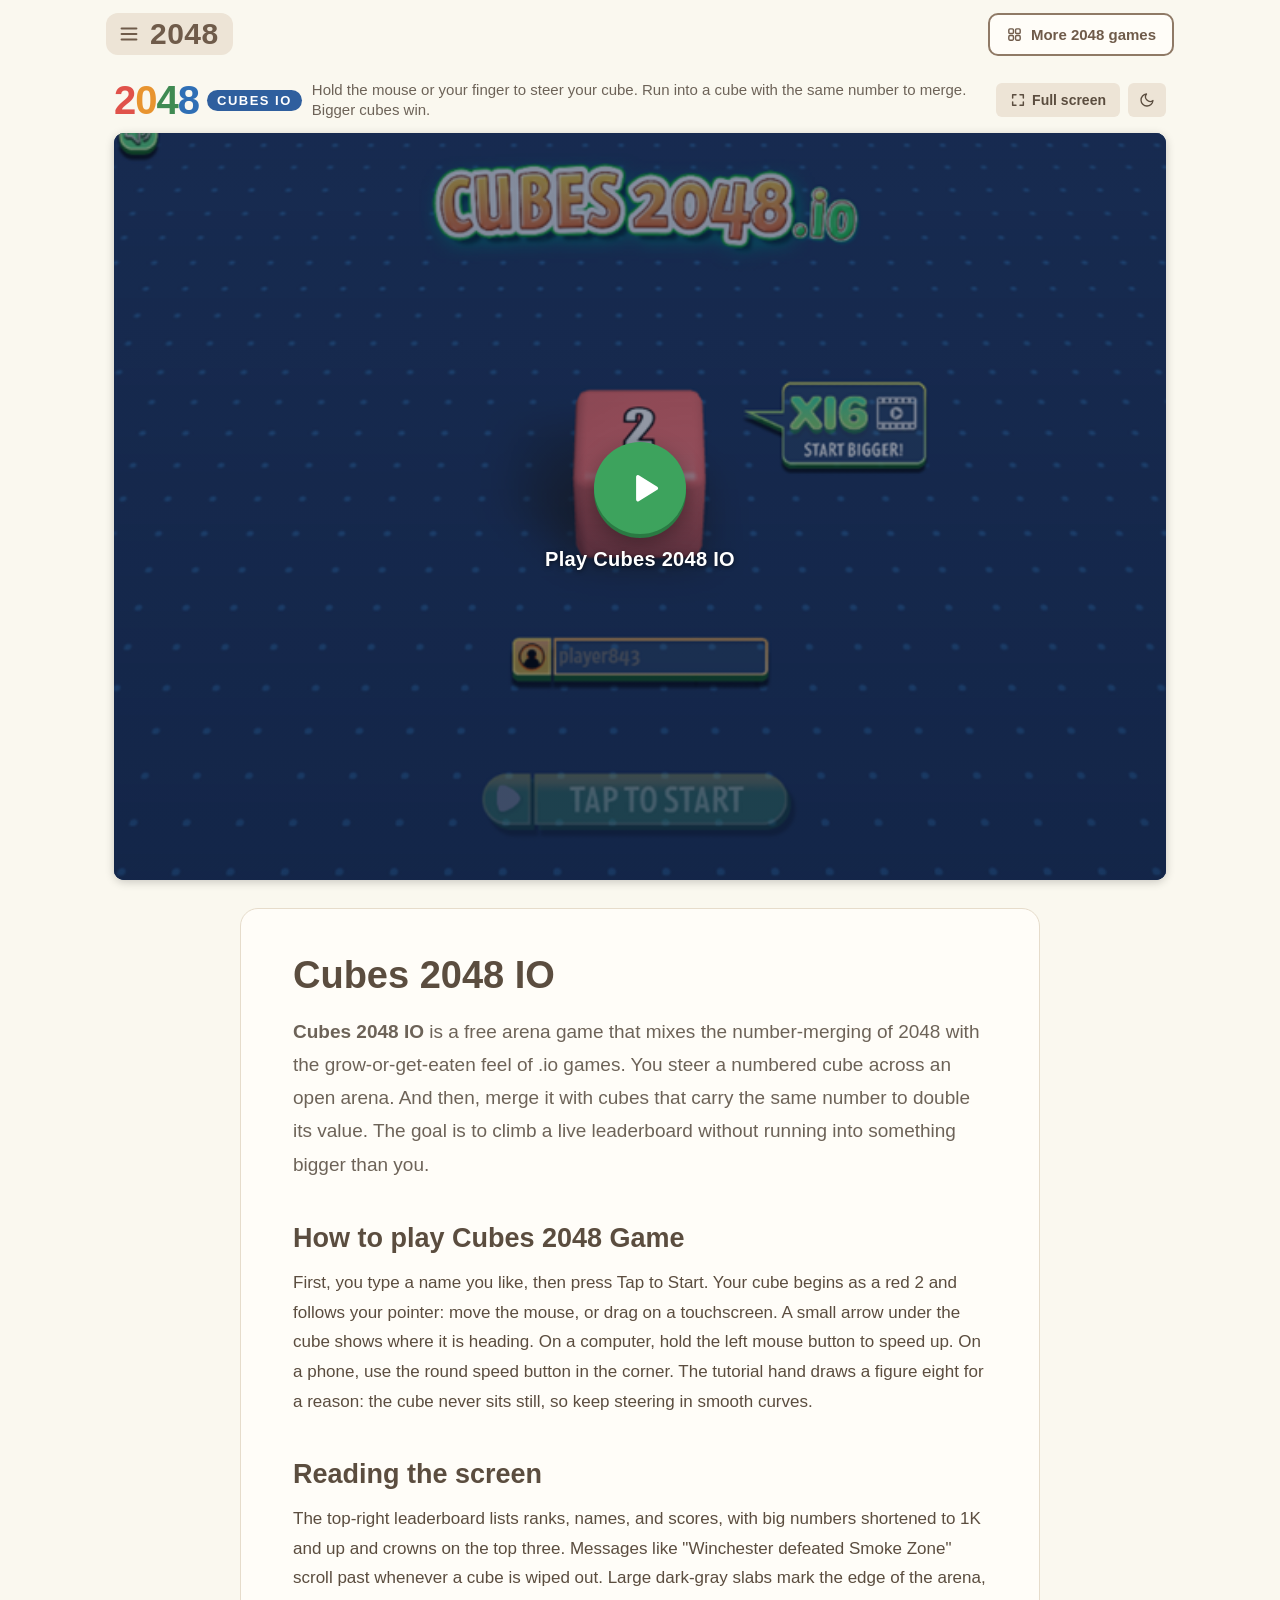
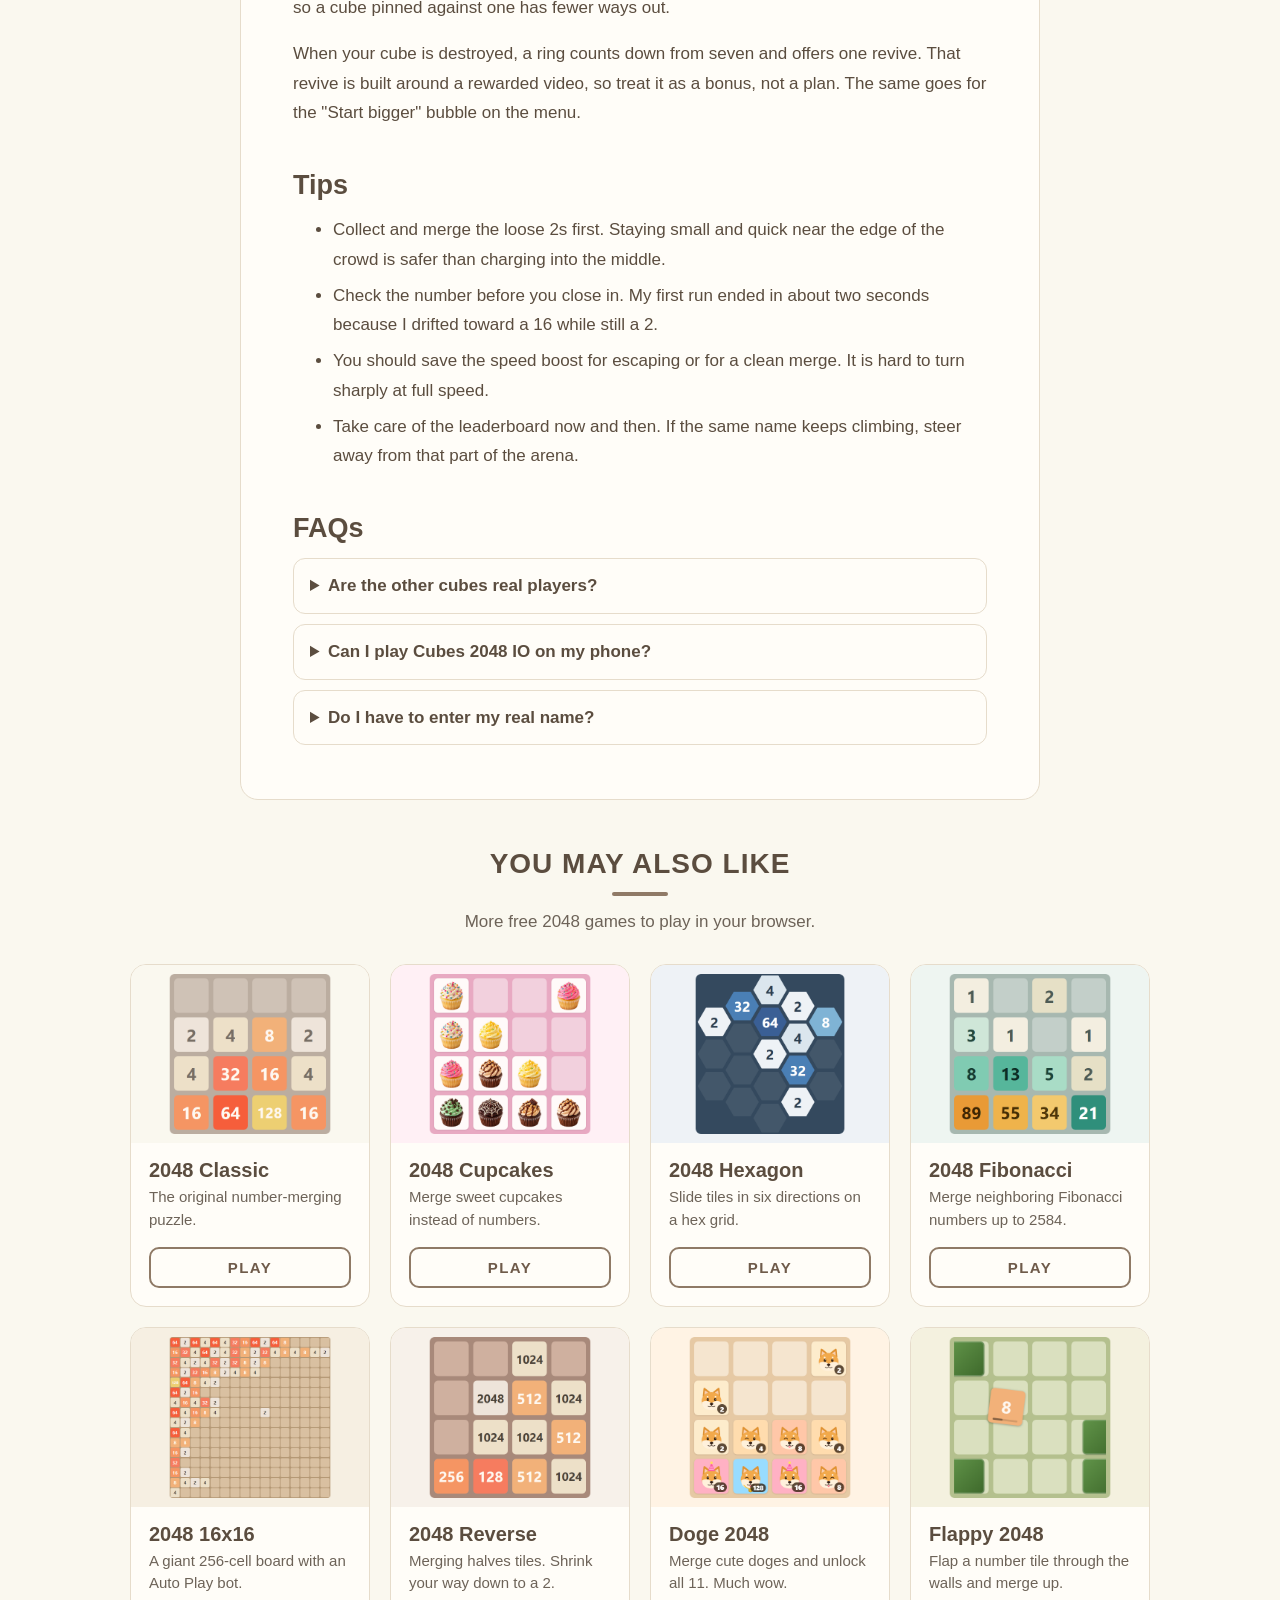
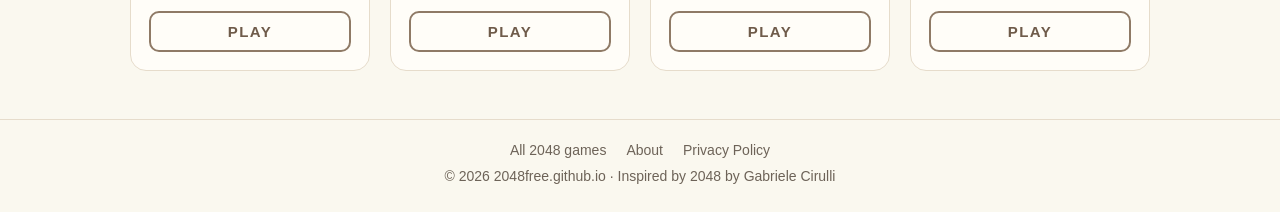
<file: cubes-2048-io/index.html>
<!DOCTYPE html>
<html lang="en-US">
<head>
<script>try{var q=location.search.match(/[?&]notrack=([01])/);if(q)localStorage.setItem("2048free_notrack",q[1]);if(location.hostname!=="2048free.github.io"||localStorage.getItem("2048free_notrack")==="1")window["ga-disable-G-G84GT2WR56"]=true}catch(e){}</script>
<!-- Google tag (gtag.js) -->
<script async src="https://www.googletagmanager.com/gtag/js?id=G-G84GT2WR56"></script>
<script>
  window.dataLayer = window.dataLayer || [];
  function gtag(){dataLayer.push(arguments);}
  gtag('js', new Date());

  gtag('config', 'G-G84GT2WR56');
</script>
<meta charset="UTF-8">
<meta name="viewport" content="width=device-width, initial-scale=1, viewport-fit=cover">
<title>Cubes 2048 IO</title>
<meta name="description" content="Play Cubes 2048 IO free in your browser. Steer a numbered cube, merge matching cubes, and climb the leaderboard. Controls, speed boost, and tips.">
<link rel="canonical" href="https://2048free.github.io/cubes-2048-io/">
<meta property="og:type" content="website">
<meta property="og:title" content="Cubes 2048 IO">
<meta property="og:description" content="Steer a numbered cube, merge matching cubes, and outgrow the arena.">
<meta property="og:url" content="https://2048free.github.io/cubes-2048-io/">
<meta property="og:image" content="https://2048free.github.io/assets/thumbs/cubes-2048-io.png">
<link rel="icon" href="/assets/favicon-cubes.svg" type="image/svg+xml">
<script>try{if(localStorage.getItem("2048free_theme")==="dark")document.documentElement.setAttribute("data-theme","dark")}catch(e){}</script>
<link rel="stylesheet" href="/assets/site.css">
<link rel="stylesheet" href="/cubes-2048-io/game.css">
</head>
<body class="sf">

<header class="sf-header">
  <div class="sf-header-inner">
    <div class="sf-brand">
      <button class="sf-logo" id="sf-menu-toggle" type="button" aria-expanded="false" aria-controls="sf-menu" aria-label="Open menu">
        <svg class="sf-icon" viewBox="0 0 24 24" fill="none" stroke="currentColor" stroke-width="2.4" stroke-linecap="round" aria-hidden="true"><path d="M4 6h16M4 12h16M4 18h16"/></svg>2048
      </button>
      <nav class="sf-menu" id="sf-menu" hidden>
        <a class="sf-menu-item" href="/">
          <svg class="sf-icon" viewBox="0 0 24 24" fill="none" stroke="currentColor" stroke-width="2" stroke-linejoin="round" aria-hidden="true"><path d="M12 3.5l2.6 5.3 5.9.9-4.3 4.1 1 5.8L12 16.9l-5.2 2.7 1-5.8-4.3-4.1 5.9-.9z"/></svg>
          <span><b>2048</b><small>The original 4×4 puzzle</small></span>
        </a>
        <a class="sf-menu-item" href="#how-to-play">
          <svg class="sf-icon" viewBox="0 0 24 24" fill="none" stroke="currentColor" stroke-width="2" stroke-linejoin="round" aria-hidden="true"><path d="M4 5.5A1.5 1.5 0 0 1 5.5 4H11v16H5.5A1.5 1.5 0 0 1 4 18.5z"/><path d="M20 5.5A1.5 1.5 0 0 0 18.5 4H13v16h5.5a1.5 1.5 0 0 0 1.5-1.5z"/></svg>
          <span><b>How to play</b><small>Controls, tips, and FAQs</small></span>
        </a>
        <a class="sf-menu-item" href="/2048-games/">
          <svg class="sf-icon" viewBox="0 0 24 24" fill="none" stroke="currentColor" stroke-width="2" stroke-linejoin="round" aria-hidden="true"><rect x="4" y="4" width="6.5" height="6.5" rx="1.5"/><rect x="13.5" y="4" width="6.5" height="6.5" rx="1.5"/><rect x="4" y="13.5" width="6.5" height="6.5" rx="1.5"/><rect x="13.5" y="13.5" width="6.5" height="6.5" rx="1.5"/></svg>
          <span><b>More 2048 games</b><small>Cupcakes, Hexagon, and more</small></span>
        </a>
        <div class="sf-menu-sep"></div>
        <div class="sf-menu-links">
          <a href="/2048-cupcakes/">2048 Cupcakes</a>
          <a href="/2048-hexagon/">2048 Hexagon</a>
          <a href="/2048-fibonacci/">2048 Fibonacci</a>
          <a href="/about/">About</a>
          <a href="/privacy-policy/">Privacy Policy</a>
        </div>
      </nav>
    </div>
    <div class="sf-actions">
      <a class="sf-btn-outline" href="/2048-games/">
        <svg class="sf-icon" viewBox="0 0 24 24" fill="none" stroke="currentColor" stroke-width="2" stroke-linejoin="round" aria-hidden="true"><rect x="4" y="4" width="6.5" height="6.5" rx="1.5"/><rect x="13.5" y="4" width="6.5" height="6.5" rx="1.5"/><rect x="4" y="13.5" width="6.5" height="6.5" rx="1.5"/><rect x="13.5" y="13.5" width="6.5" height="6.5" rx="1.5"/></svg><span>More<span class="sf-hide-sm"> 2048</span> games</span>
      </a>
    </div>
  </div>
</header>

<section class="sf-stage" aria-label="Cubes 2048 IO game">
  <div class="app">
    <div class="heading">
      <div class="title-block">
        <div class="title"><span class="c1">2</span><span class="c2">0</span><span class="c3">4</span><span class="c4">8</span></div>
        <span class="title-sub">Cubes IO</span>
      </div>
      <p class="game-intro">Hold the mouse or your finger to steer your cube. Run into a cube with the same number to merge. Bigger cubes win.</p>
      <div class="game-actions">
        <button class="btn-fullscreen" id="fullscreen-btn" type="button" aria-label="Play full screen">
          <svg viewBox="0 0 24 24" fill="none" stroke="currentColor" stroke-width="2.2" stroke-linecap="round" stroke-linejoin="round" aria-hidden="true"><path d="M4 9V4h5M20 9V4h-5M4 15v5h5M20 15v5h-5"/></svg>Full screen
        </button>
        <button class="btn-theme-toggle" id="theme-toggle-btn" type="button" aria-label="Toggle dark mode" title="Toggle dark mode">
          <svg class="icon-sun" viewBox="0 0 24 24" fill="none" stroke="currentColor" stroke-width="2" stroke-linecap="round" aria-hidden="true"><circle cx="12" cy="12" r="4"/><path d="M12 2v2M12 20v2M4.2 4.2l1.4 1.4M18.4 18.4l1.4 1.4M2 12h2M20 12h2M4.2 19.8l1.4-1.4M18.4 5.6l1.4-1.4"/></svg>
          <svg class="icon-moon" viewBox="0 0 24 24" fill="none" stroke="currentColor" stroke-width="2" stroke-linecap="round" stroke-linejoin="round" aria-hidden="true"><path d="M21 12.79A9 9 0 1 1 11.21 3 7 7 0 0 0 21 12.79z"/></svg>
        </button>
      </div>
    </div>
    <div class="frame-wrap" id="frame-wrap">
      <iframe id="game-frame" title="Cubes 2048 IO" data-src="https://ubg17.github.io/Cubes2048IO/" allow="fullscreen; autoplay" allowfullscreen referrerpolicy="no-referrer" sandbox="allow-scripts allow-same-origin allow-pointer-lock" hidden></iframe>
      <button class="frame-play" id="frame-play" type="button" aria-label="Play Cubes 2048 IO">
        <span class="frame-play-btn" aria-hidden="true"><svg viewBox="0 0 24 24" fill="currentColor"><path d="M8 5.5v13a1 1 0 0 0 1.5.86l10.5-6.5a1 1 0 0 0 0-1.72L9.5 4.64A1 1 0 0 0 8 5.5z"/></svg></span>
        <span class="frame-play-label">Play Cubes 2048 IO</span>
      </button>
      <div class="frame-note is-gone" id="frame-note">Loading the arena…</div>
      <noscript><p class="frame-nojs">Turn on JavaScript to play Cubes 2048 IO here.</p></noscript>
    </div>
  </div>
</section>

<main class="sf-main">
  <article class="sf-article" id="how-to-play">
    <h1>Cubes 2048 IO</h1>
    <p class="sf-lead"><strong>Cubes 2048 IO</strong> is a free arena game that mixes the number-merging of 2048 with the grow-or-get-eaten feel of .io games. You steer a numbered cube across an open arena. And then, merge it with cubes that carry the same number to double its value. The goal is to climb a live leaderboard without running into something bigger than you.</p>

    <h2>How to play Cubes 2048 Game</h2>
    <p>First, you type a name you like, then press Tap to Start. Your cube begins as a red 2 and follows your pointer: move the mouse, or drag on a touchscreen. A small arrow under the cube shows where it is heading. On a computer, hold the left mouse button to speed up. On a phone, use the round speed button in the corner. The tutorial hand draws a figure eight for a reason: the cube never sits still, so keep steering in smooth curves.</p>

    <h2>Reading the screen</h2>
    <p>The top-right leaderboard lists ranks, names, and scores, with big numbers shortened to 1K and up and crowns on the top three. Messages like "Winchester defeated Smoke Zone" scroll past whenever a cube is wiped out. Large dark-gray slabs mark the edge of the arena, so a cube pinned against one has fewer ways out.</p>
    <p>When your cube is destroyed, a ring counts down from seven and offers one revive. That revive is built around a rewarded video, so treat it as a bonus, not a plan. The same goes for the "Start bigger" bubble on the menu.</p>

    <h2>Tips</h2>
    <ul>
      <li>Collect and merge the loose 2s first. Staying small and quick near the edge of the crowd is safer than charging into the middle.</li>
      <li>Check the number before you close in. My first run ended in about two seconds because I drifted toward a 16 while still a 2.</li>
      <li>You should save the speed boost for escaping or for a clean merge. It is hard to turn sharply at full speed.</li>
      <li>Take care of the leaderboard now and then. If the same name keeps climbing, steer away from that part of the arena.</li>
    </ul>

    <h2>FAQs</h2>
    <details>
      <summary>Are the other cubes real players?</summary>
      <p>No. The game's own settings list computer-controlled rivals, so you are not competing with other visitors, and there is no account or lobby.</p>
    </details>
    <details>
      <summary>Can I play Cubes 2048 IO on my phone?</summary>
      <p>Yes. Drag your finger to steer and tap the speed button to boost. The Full screen button above the game gives you more room.</p>
    </details>
    <details>
      <summary>Do I have to enter my real name?</summary>
      <p>No. The game fills in a random one such as player2876, and names can be up to 18 characters. A nickname is fine.</p>
    </details>
  </article>

  <section class="sf-related" aria-labelledby="related-title">
    <p class="sf-section-title" id="related-title">You may also like</p>
    <p class="sf-section-sub">More free 2048 games to play in your browser.</p>
    <div class="sf-grid">
      <a class="sf-card" href="/">
        <span class="sf-card-thumb"><img src="/assets/thumbs/2048.png" alt="Classic 2048 game board" loading="lazy" width="640" height="480"></span>
        <span class="sf-card-body">
          <span class="sf-card-title">2048 Classic</span>
          <span class="sf-card-desc">The original number-merging puzzle.</span>
          <span class="sf-card-play">PLAY</span>
        </span>
      </a>
      <a class="sf-card" href="/2048-cupcakes/">
        <span class="sf-card-thumb"><img src="/assets/thumbs/2048-cupcakes.png" alt="2048 Cupcakes game board" loading="lazy" width="640" height="480"></span>
        <span class="sf-card-body">
          <span class="sf-card-title">2048 Cupcakes</span>
          <span class="sf-card-desc">Merge sweet cupcakes instead of numbers.</span>
          <span class="sf-card-play">PLAY</span>
        </span>
      </a>
      <a class="sf-card" href="/2048-hexagon/">
        <span class="sf-card-thumb"><img src="/assets/thumbs/2048-hexagon.png" alt="2048 Hexagon game board" loading="lazy" width="640" height="480"></span>
        <span class="sf-card-body">
          <span class="sf-card-title">2048 Hexagon</span>
          <span class="sf-card-desc">Slide tiles in six directions on a hex grid.</span>
          <span class="sf-card-play">PLAY</span>
        </span>
      </a>
      <a class="sf-card" href="/2048-fibonacci/">
        <span class="sf-card-thumb"><img src="/assets/thumbs/2048-fibonacci.png" alt="2048 Fibonacci game board" loading="lazy" width="640" height="480"></span>
        <span class="sf-card-body">
          <span class="sf-card-title">2048 Fibonacci</span>
          <span class="sf-card-desc">Merge neighboring Fibonacci numbers up to 2584.</span>
          <span class="sf-card-play">PLAY</span>
        </span>
      </a>
      <a class="sf-card" href="/2048-16x16/">
        <span class="sf-card-thumb"><img src="/assets/thumbs/2048-16x16.png" alt="2048 16x16 game board" loading="lazy" width="640" height="480"></span>
        <span class="sf-card-body">
          <span class="sf-card-title">2048 16x16</span>
          <span class="sf-card-desc">A giant 256-cell board with an Auto Play bot.</span>
          <span class="sf-card-play">PLAY</span>
        </span>
      </a>
      <a class="sf-card" href="/2048-reverse/">
        <span class="sf-card-thumb"><img src="/assets/thumbs/2048-reverse.png" alt="2048 Reverse game board" loading="lazy" width="640" height="480"></span>
        <span class="sf-card-body">
          <span class="sf-card-title">2048 Reverse</span>
          <span class="sf-card-desc">Merging halves tiles. Shrink your way down to a 2.</span>
          <span class="sf-card-play">PLAY</span>
        </span>
      </a>
      <a class="sf-card" href="/doge-2048/">
        <span class="sf-card-thumb"><img src="/assets/thumbs/doge-2048.png" alt="Doge 2048 game board" loading="lazy" width="640" height="480"></span>
        <span class="sf-card-body">
          <span class="sf-card-title">Doge 2048</span>
          <span class="sf-card-desc">Merge cute doges and unlock all 11. Much wow.</span>
          <span class="sf-card-play">PLAY</span>
        </span>
      </a>
      <a class="sf-card" href="/flappy-2048/">
        <span class="sf-card-thumb"><img src="/assets/thumbs/flappy-2048.png" alt="Flappy 2048 game board" loading="lazy" width="640" height="480"></span>
        <span class="sf-card-body">
          <span class="sf-card-title">Flappy 2048</span>
          <span class="sf-card-desc">Flap a number tile through the walls and merge up.</span>
          <span class="sf-card-play">PLAY</span>
        </span>
      </a>
    </div>
  </section>
</main>

<footer class="sf-footer">
  <nav aria-label="Footer">
    <a href="/2048-games/">All 2048 games</a>
    <a href="/about/">About</a>
    <a href="/privacy-policy/">Privacy Policy</a>
  </nav>
  <p>© 2026 2048free.github.io · Inspired by <a href="https://github.com/gabrielecirulli/2048" target="_blank" rel="nofollow noopener">2048 by Gabriele Cirulli</a></p>
</footer>

<script src="/assets/site.js"></script>
<script src="/assets/track.js"></script>
<script src="/cubes-2048-io/embed.js"></script>
</body>
</html>
</file>
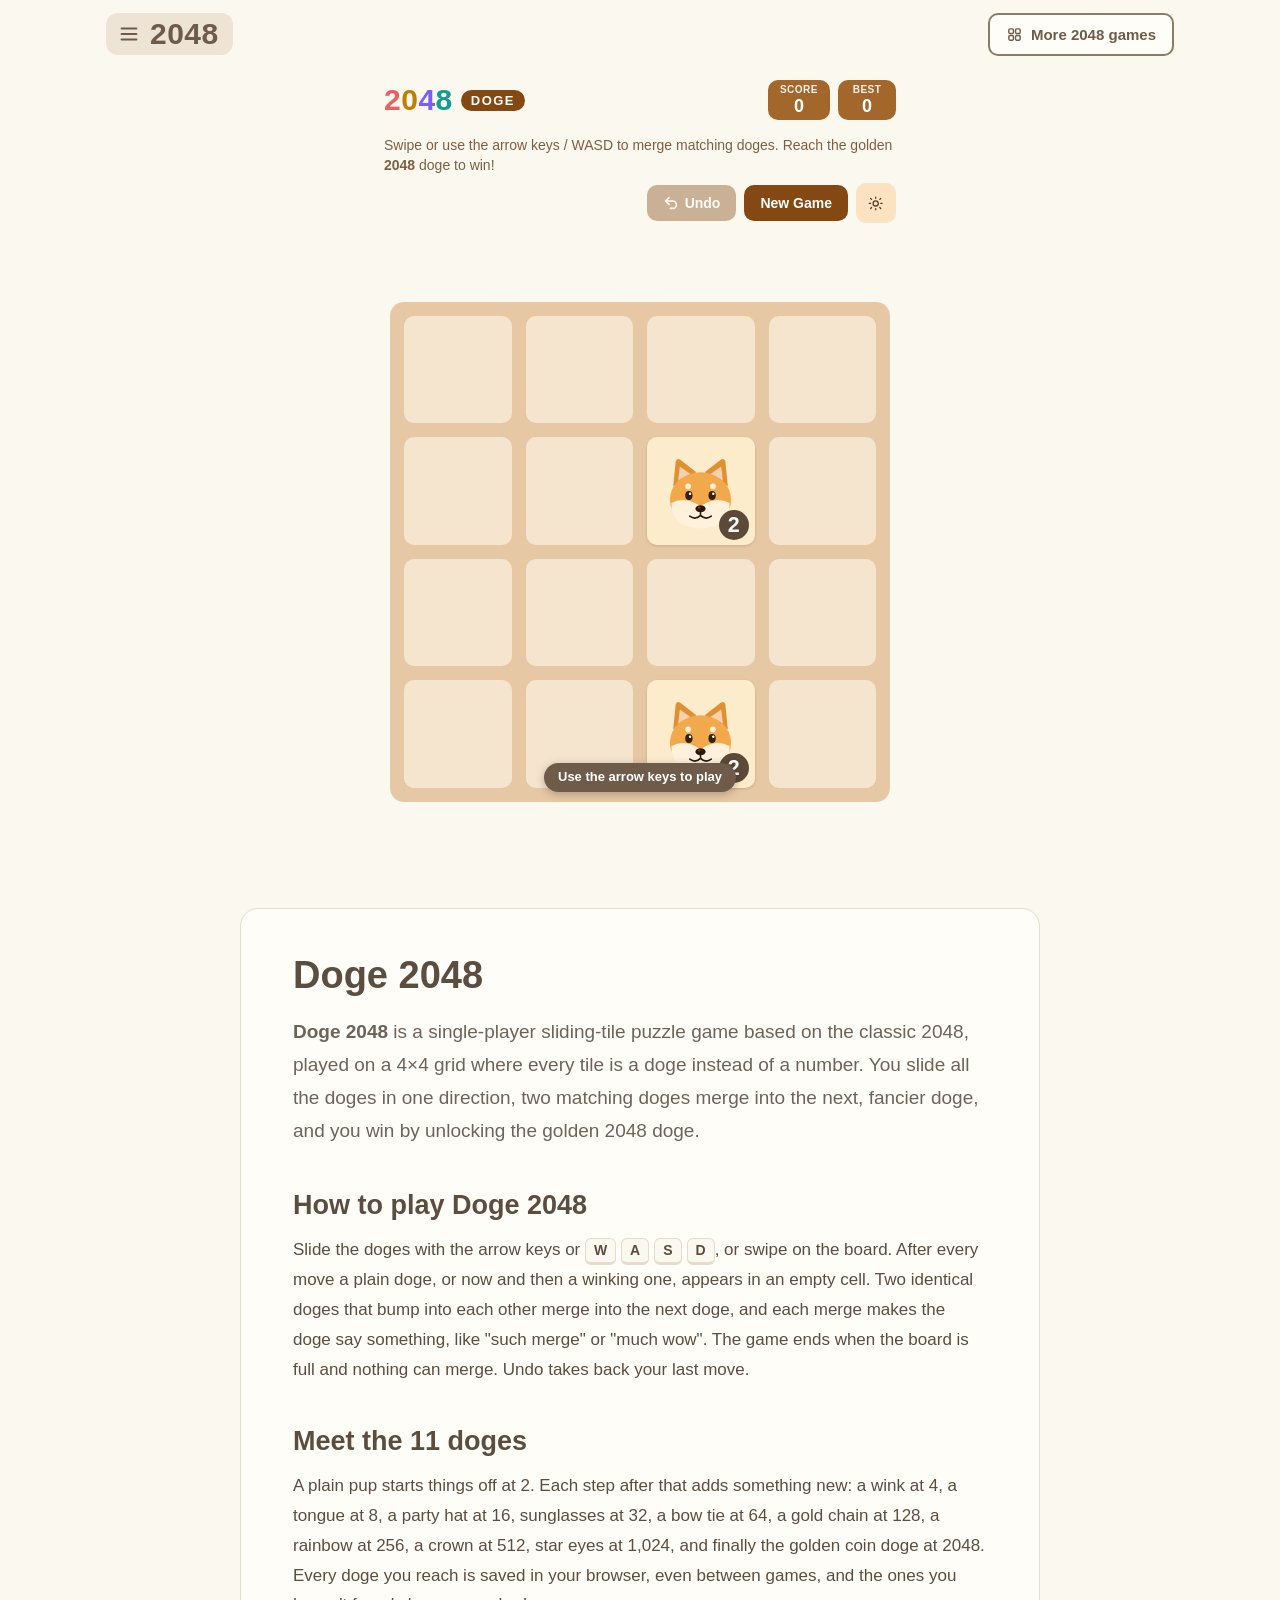
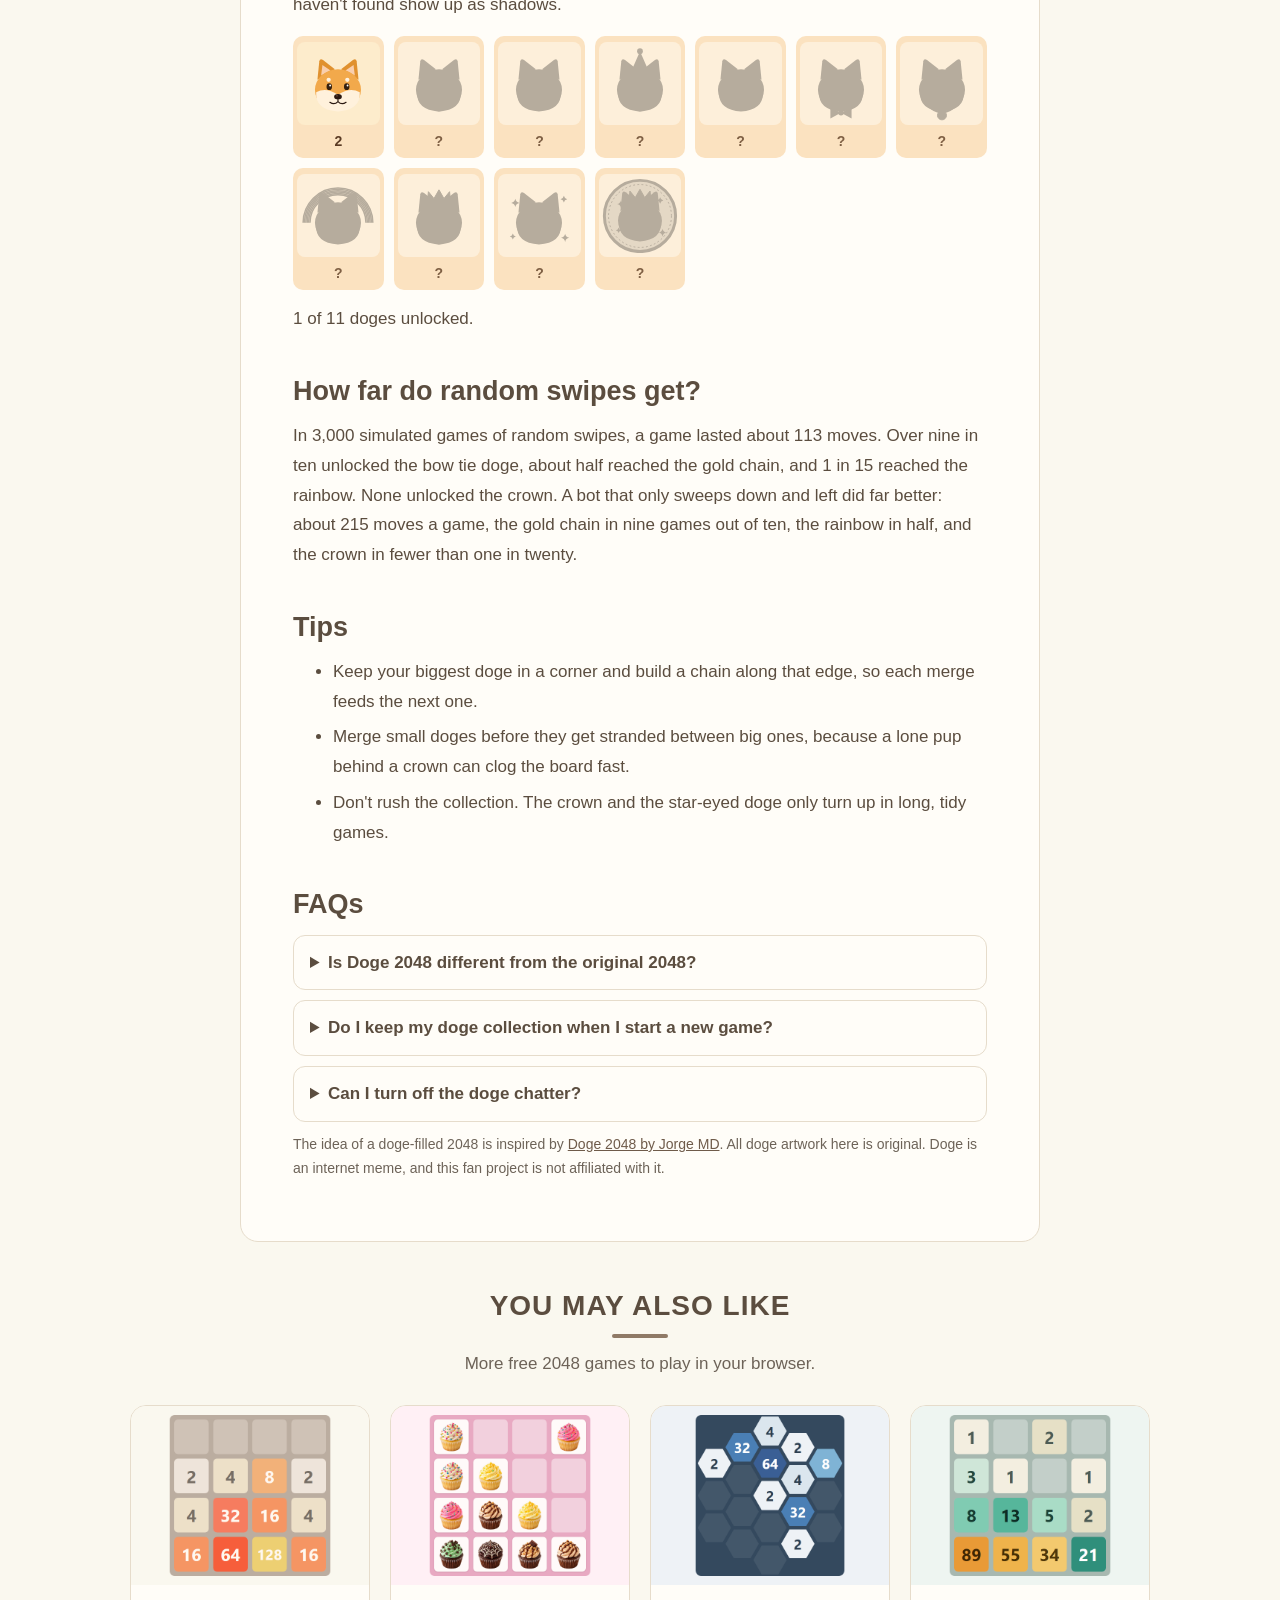
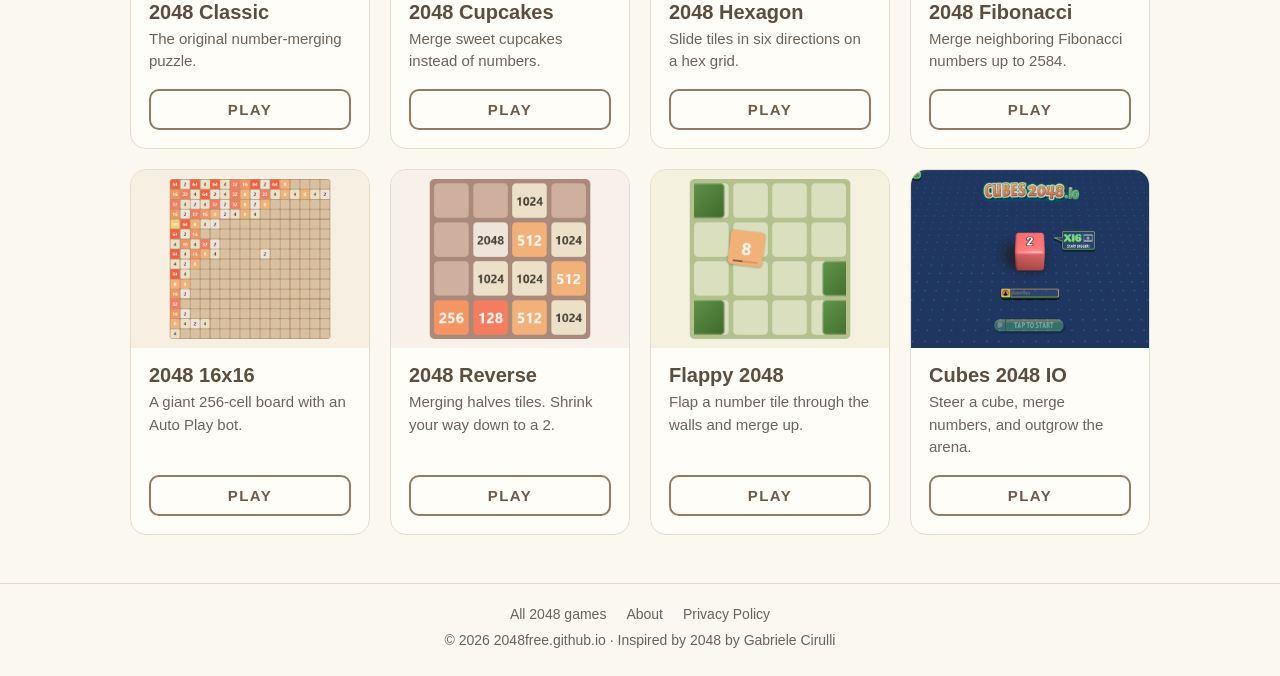
<file: doge-2048/index.html>
<!DOCTYPE html>
<html lang="en-US">
<head>
<script>try{var q=location.search.match(/[?&]notrack=([01])/);if(q)localStorage.setItem("2048free_notrack",q[1]);if(location.hostname!=="2048free.github.io"||localStorage.getItem("2048free_notrack")==="1")window["ga-disable-G-G84GT2WR56"]=true}catch(e){}</script>
<!-- Google tag (gtag.js) -->
<script async src="https://www.googletagmanager.com/gtag/js?id=G-G84GT2WR56"></script>
<script>
  window.dataLayer = window.dataLayer || [];
  function gtag(){dataLayer.push(arguments);}
  gtag('js', new Date());

  gtag('config', 'G-G84GT2WR56');
</script>
<meta charset="UTF-8">
<meta name="viewport" content="width=device-width, initial-scale=1, viewport-fit=cover">
<title>Doge 2048</title>
<meta name="description" content="Play Doge 2048 free online. Merge cute doges, unlock all 11 of them, and reach the golden 2048 doge. Plus how far random swipes really get.">
<link rel="canonical" href="https://2048free.github.io/doge-2048/">
<meta property="og:type" content="website">
<meta property="og:title" content="Doge 2048">
<meta property="og:description" content="Merge cute doges and unlock all 11 of them. Much wow.">
<meta property="og:url" content="https://2048free.github.io/doge-2048/">
<meta property="og:image" content="https://2048free.github.io/assets/thumbs/doge-2048.png">
<link rel="icon" href="/assets/favicon-doge.svg" type="image/svg+xml">
<script>try{if(localStorage.getItem("2048free_theme")==="dark")document.documentElement.setAttribute("data-theme","dark")}catch(e){}</script>
<link rel="stylesheet" href="/assets/site.css">
<link rel="stylesheet" href="/doge-2048/game.css">
</head>
<body class="sf">

<header class="sf-header">
  <div class="sf-header-inner">
    <div class="sf-brand">
      <button class="sf-logo" id="sf-menu-toggle" type="button" aria-expanded="false" aria-controls="sf-menu" aria-label="Open menu">
        <svg class="sf-icon" viewBox="0 0 24 24" fill="none" stroke="currentColor" stroke-width="2.4" stroke-linecap="round" aria-hidden="true"><path d="M4 6h16M4 12h16M4 18h16"/></svg>2048
      </button>
      <nav class="sf-menu" id="sf-menu" hidden>
        <a class="sf-menu-item" href="/">
          <svg class="sf-icon" viewBox="0 0 24 24" fill="none" stroke="currentColor" stroke-width="2" stroke-linejoin="round" aria-hidden="true"><path d="M12 3.5l2.6 5.3 5.9.9-4.3 4.1 1 5.8L12 16.9l-5.2 2.7 1-5.8-4.3-4.1 5.9-.9z"/></svg>
          <span><b>2048</b><small>The original 4×4 puzzle</small></span>
        </a>
        <a class="sf-menu-item" href="#how-to-play">
          <svg class="sf-icon" viewBox="0 0 24 24" fill="none" stroke="currentColor" stroke-width="2" stroke-linejoin="round" aria-hidden="true"><path d="M4 5.5A1.5 1.5 0 0 1 5.5 4H11v16H5.5A1.5 1.5 0 0 1 4 18.5z"/><path d="M20 5.5A1.5 1.5 0 0 0 18.5 4H13v16h5.5a1.5 1.5 0 0 0 1.5-1.5z"/></svg>
          <span><b>How to play</b><small>Rules, the doges, and FAQs</small></span>
        </a>
        <a class="sf-menu-item" href="/2048-games/">
          <svg class="sf-icon" viewBox="0 0 24 24" fill="none" stroke="currentColor" stroke-width="2" stroke-linejoin="round" aria-hidden="true"><rect x="4" y="4" width="6.5" height="6.5" rx="1.5"/><rect x="13.5" y="4" width="6.5" height="6.5" rx="1.5"/><rect x="4" y="13.5" width="6.5" height="6.5" rx="1.5"/><rect x="13.5" y="13.5" width="6.5" height="6.5" rx="1.5"/></svg>
          <span><b>More 2048 games</b><small>Cupcakes, Hexagon, and more</small></span>
        </a>
        <div class="sf-menu-sep"></div>
        <div class="sf-menu-links">
          <a href="/2048-cupcakes/">2048 Cupcakes</a>
          <a href="/2048-hexagon/">2048 Hexagon</a>
          <a href="/2048-fibonacci/">2048 Fibonacci</a>
          <a href="/about/">About</a>
          <a href="/privacy-policy/">Privacy Policy</a>
        </div>
      </nav>
    </div>
    <div class="sf-actions">
      <a class="sf-btn-outline" href="/2048-games/">
        <svg class="sf-icon" viewBox="0 0 24 24" fill="none" stroke="currentColor" stroke-width="2" stroke-linejoin="round" aria-hidden="true"><rect x="4" y="4" width="6.5" height="6.5" rx="1.5"/><rect x="13.5" y="4" width="6.5" height="6.5" rx="1.5"/><rect x="4" y="13.5" width="6.5" height="6.5" rx="1.5"/><rect x="13.5" y="13.5" width="6.5" height="6.5" rx="1.5"/></svg><span>More<span class="sf-hide-sm"> 2048</span> games</span>
      </a>
    </div>
  </div>
</header>

<section class="sf-stage" aria-label="Doge 2048 game">
  <div class="app">
    <div class="side-panel">
      <div class="heading">
        <div class="title-block">
          <div class="title"><span class="c1">2</span><span class="c2">0</span><span class="c3">4</span><span class="c4">8</span></div>
          <span class="title-sub">Doge</span>
        </div>
        <div class="scores-container">
          <div class="score-box">
            <span class="score-label">Score</span>
            <span class="score-value" id="score">0</span>
          </div>
          <div class="score-box">
            <span class="score-label">Best</span>
            <span class="score-value" id="best">0</span>
          </div>
        </div>
      </div>

      <div class="above-game">
        <p class="game-intro">Swipe or use the arrow keys / WASD to merge matching doges. Reach the golden <strong>2048</strong> doge to win!</p>
        <div class="game-actions">
          <button class="btn-undo" id="undo-btn" type="button" aria-label="Undo last move" title="Undo last move" disabled>
            <svg viewBox="0 0 24 24" fill="none" stroke="currentColor" stroke-width="2.4" stroke-linecap="round" stroke-linejoin="round" aria-hidden="true"><path d="M9 14L4 9l5-5"/><path d="M4 9h10.5a5.5 5.5 0 0 1 0 11H11"/></svg>Undo
          </button>
          <button class="btn-new-game" id="new-game-btn" type="button">New Game</button>
          <button class="btn-theme-toggle" id="theme-toggle-btn" type="button" aria-label="Toggle dark mode" title="Toggle dark mode">
            <svg class="icon-sun" viewBox="0 0 24 24" fill="none" stroke="currentColor" stroke-width="2" stroke-linecap="round" aria-hidden="true"><circle cx="12" cy="12" r="4"/><path d="M12 2v2M12 20v2M4.2 4.2l1.4 1.4M18.4 18.4l1.4 1.4M2 12h2M20 12h2M4.2 19.8l1.4-1.4M18.4 5.6l1.4-1.4"/></svg>
            <svg class="icon-moon" viewBox="0 0 24 24" fill="none" stroke="currentColor" stroke-width="2" stroke-linecap="round" stroke-linejoin="round" aria-hidden="true"><path d="M21 12.79A9 9 0 1 1 11.21 3 7 7 0 0 0 21 12.79z"/></svg>
          </button>
        </div>
      </div>
    </div>

    <div class="board-wrap">
      <div class="board" id="board">
        <div class="grid-bg" id="grid-bg" aria-hidden="true"></div>
        <div class="tile-layer" id="tile-layer"></div>
        <div class="speech-layer" id="speech-layer" aria-hidden="true"></div>
        <div class="overlay" id="overlay" hidden>
          <div class="overlay-box">
            <p class="overlay-title" id="overlay-title">Such Win!</p>
            <div class="overlay-actions">
              <button class="btn-overlay btn-secondary" id="overlay-continue-btn" type="button">Keep Playing</button>
              <button class="btn-overlay btn-primary" id="overlay-retry-btn" type="button">New Game</button>
            </div>
          </div>
        </div>
      </div>
    </div>
  </div>
</section>

<main class="sf-main">
  <article class="sf-article" id="how-to-play">
    <h1>Doge 2048</h1>
    <p class="sf-lead"><strong>Doge 2048</strong> is a single-player sliding-tile puzzle game based on the classic 2048, played on a 4×4 grid where every tile is a doge instead of a number. You slide all the doges in one direction, two matching doges merge into the next, fancier doge, and you win by unlocking the golden 2048 doge.</p>

    <h2>How to play Doge 2048</h2>
    <p>Slide the doges with the arrow keys or <span class="sf-kbd">W</span> <span class="sf-kbd">A</span> <span class="sf-kbd">S</span> <span class="sf-kbd">D</span>, or swipe on the board. After every move a plain doge, or now and then a winking one, appears in an empty cell. Two identical doges that bump into each other merge into the next doge, and each merge makes the doge say something, like "such merge" or "much wow". The game ends when the board is full and nothing can merge. Undo takes back your last move.</p>

    <h2>Meet the 11 doges</h2>
    <p>A plain pup starts things off at 2. Each step after that adds something new: a wink at 4, a tongue at 8, a party hat at 16, sunglasses at 32, a bow tie at 64, a gold chain at 128, a rainbow at 256, a crown at 512, star eyes at 1,024, and finally the golden coin doge at 2048. Every doge you reach is saved in your browser, even between games, and the ones you haven't found show up as shadows.</p>
    <ul class="doge-grid" id="doge-grid"></ul>
    <p class="doge-collection-note" id="doge-progress"></p>

    <h2>How far do random swipes get?</h2>
    <p>In 3,000 simulated games of random swipes, a game lasted about 113 moves. Over nine in ten unlocked the bow tie doge, about half reached the gold chain, and 1 in 15 reached the rainbow. None unlocked the crown. A bot that only sweeps down and left did far better: about 215 moves a game, the gold chain in nine games out of ten, the rainbow in half, and the crown in fewer than one in twenty.</p>

    <h2>Tips</h2>
    <ul>
      <li>Keep your biggest doge in a corner and build a chain along that edge, so each merge feeds the next one.</li>
      <li>Merge small doges before they get stranded between big ones, because a lone pup behind a crown can clog the board fast.</li>
      <li>Don't rush the collection. The crown and the star-eyed doge only turn up in long, tidy games.</li>
    </ul>

    <h2>FAQs</h2>
    <details>
      <summary>Is Doge 2048 different from the original 2048?</summary>
      <p>The rules are identical: a 4×4 board, merges of equal tiles, and a win at the 2048 tile. Only the artwork and the doge chatter are new.</p>
    </details>
    <details>
      <summary>Do I keep my doge collection when I start a new game?</summary>
      <p>Yes. It's saved in your browser on this device, so new games and closing the tab don't reset it. Clearing your browser data does.</p>
    </details>
    <details>
      <summary>Can I turn off the doge chatter?</summary>
      <p>There's no button for it, but if your device has "reduce motion" turned on, the chatter and the pop-in animations stay off.</p>
    </details>
    <p style="font-size:14px;color:var(--sf-ink-soft)">The idea of a doge-filled 2048 is inspired by <a href="https://mdjorge.github.io/doge2048/" target="_blank" rel="nofollow noopener">Doge 2048 by Jorge MD</a>. All doge artwork here is original. Doge is an internet meme, and this fan project is not affiliated with it.</p>
  </article>

  <section class="sf-related" aria-labelledby="related-title">
    <p class="sf-section-title" id="related-title">You may also like</p>
    <p class="sf-section-sub">More free 2048 games to play in your browser.</p>
    <div class="sf-grid">
      <a class="sf-card" href="/">
        <span class="sf-card-thumb"><img src="/assets/thumbs/2048.png" alt="Classic 2048 game board" loading="lazy" width="640" height="480"></span>
        <span class="sf-card-body">
          <span class="sf-card-title">2048 Classic</span>
          <span class="sf-card-desc">The original number-merging puzzle.</span>
          <span class="sf-card-play">PLAY</span>
        </span>
      </a>
      <a class="sf-card" href="/2048-cupcakes/">
        <span class="sf-card-thumb"><img src="/assets/thumbs/2048-cupcakes.png" alt="2048 Cupcakes game board" loading="lazy" width="640" height="480"></span>
        <span class="sf-card-body">
          <span class="sf-card-title">2048 Cupcakes</span>
          <span class="sf-card-desc">Merge sweet cupcakes instead of numbers.</span>
          <span class="sf-card-play">PLAY</span>
        </span>
      </a>
      <a class="sf-card" href="/2048-hexagon/">
        <span class="sf-card-thumb"><img src="/assets/thumbs/2048-hexagon.png" alt="2048 Hexagon game board" loading="lazy" width="640" height="480"></span>
        <span class="sf-card-body">
          <span class="sf-card-title">2048 Hexagon</span>
          <span class="sf-card-desc">Slide tiles in six directions on a hex grid.</span>
          <span class="sf-card-play">PLAY</span>
        </span>
      </a>
      <a class="sf-card" href="/2048-fibonacci/">
        <span class="sf-card-thumb"><img src="/assets/thumbs/2048-fibonacci.png" alt="2048 Fibonacci game board" loading="lazy" width="640" height="480"></span>
        <span class="sf-card-body">
          <span class="sf-card-title">2048 Fibonacci</span>
          <span class="sf-card-desc">Merge neighboring Fibonacci numbers up to 2584.</span>
          <span class="sf-card-play">PLAY</span>
        </span>
      </a>
      <a class="sf-card" href="/2048-16x16/">
        <span class="sf-card-thumb"><img src="/assets/thumbs/2048-16x16.png" alt="2048 16x16 game board" loading="lazy" width="640" height="480"></span>
        <span class="sf-card-body">
          <span class="sf-card-title">2048 16x16</span>
          <span class="sf-card-desc">A giant 256-cell board with an Auto Play bot.</span>
          <span class="sf-card-play">PLAY</span>
        </span>
      </a>
      <a class="sf-card" href="/2048-reverse/">
        <span class="sf-card-thumb"><img src="/assets/thumbs/2048-reverse.png" alt="2048 Reverse game board" loading="lazy" width="640" height="480"></span>
        <span class="sf-card-body">
          <span class="sf-card-title">2048 Reverse</span>
          <span class="sf-card-desc">Merging halves tiles. Shrink your way down to a 2.</span>
          <span class="sf-card-play">PLAY</span>
        </span>
      </a>
      <a class="sf-card" href="/flappy-2048/">
        <span class="sf-card-thumb"><img src="/assets/thumbs/flappy-2048.png" alt="Flappy 2048 game board" loading="lazy" width="640" height="480"></span>
        <span class="sf-card-body">
          <span class="sf-card-title">Flappy 2048</span>
          <span class="sf-card-desc">Flap a number tile through the walls and merge up.</span>
          <span class="sf-card-play">PLAY</span>
        </span>
      </a>
      <a class="sf-card" href="/cubes-2048-io/">
        <span class="sf-card-thumb"><img src="/assets/thumbs/cubes-2048-io.png" alt="Cubes 2048 IO game screen" loading="lazy" width="640" height="480"></span>
        <span class="sf-card-body">
          <span class="sf-card-title">Cubes 2048 IO</span>
          <span class="sf-card-desc">Steer a cube, merge numbers, and outgrow the arena.</span>
          <span class="sf-card-play">PLAY</span>
        </span>
      </a>
    </div>
  </section>
</main>

<footer class="sf-footer">
  <nav aria-label="Footer">
    <a href="/2048-games/">All 2048 games</a>
    <a href="/about/">About</a>
    <a href="/privacy-policy/">Privacy Policy</a>
  </nav>
  <p>© 2026 2048free.github.io · Inspired by <a href="https://github.com/gabrielecirulli/2048" target="_blank" rel="nofollow noopener">2048 by Gabriele Cirulli</a></p>
</footer>

<script src="/assets/site.js"></script>
<script src="/assets/track.js"></script>
<script src="/assets/hint.js"></script>
<script src="/doge-2048/game.js"></script>
</body>
</html>
</file>
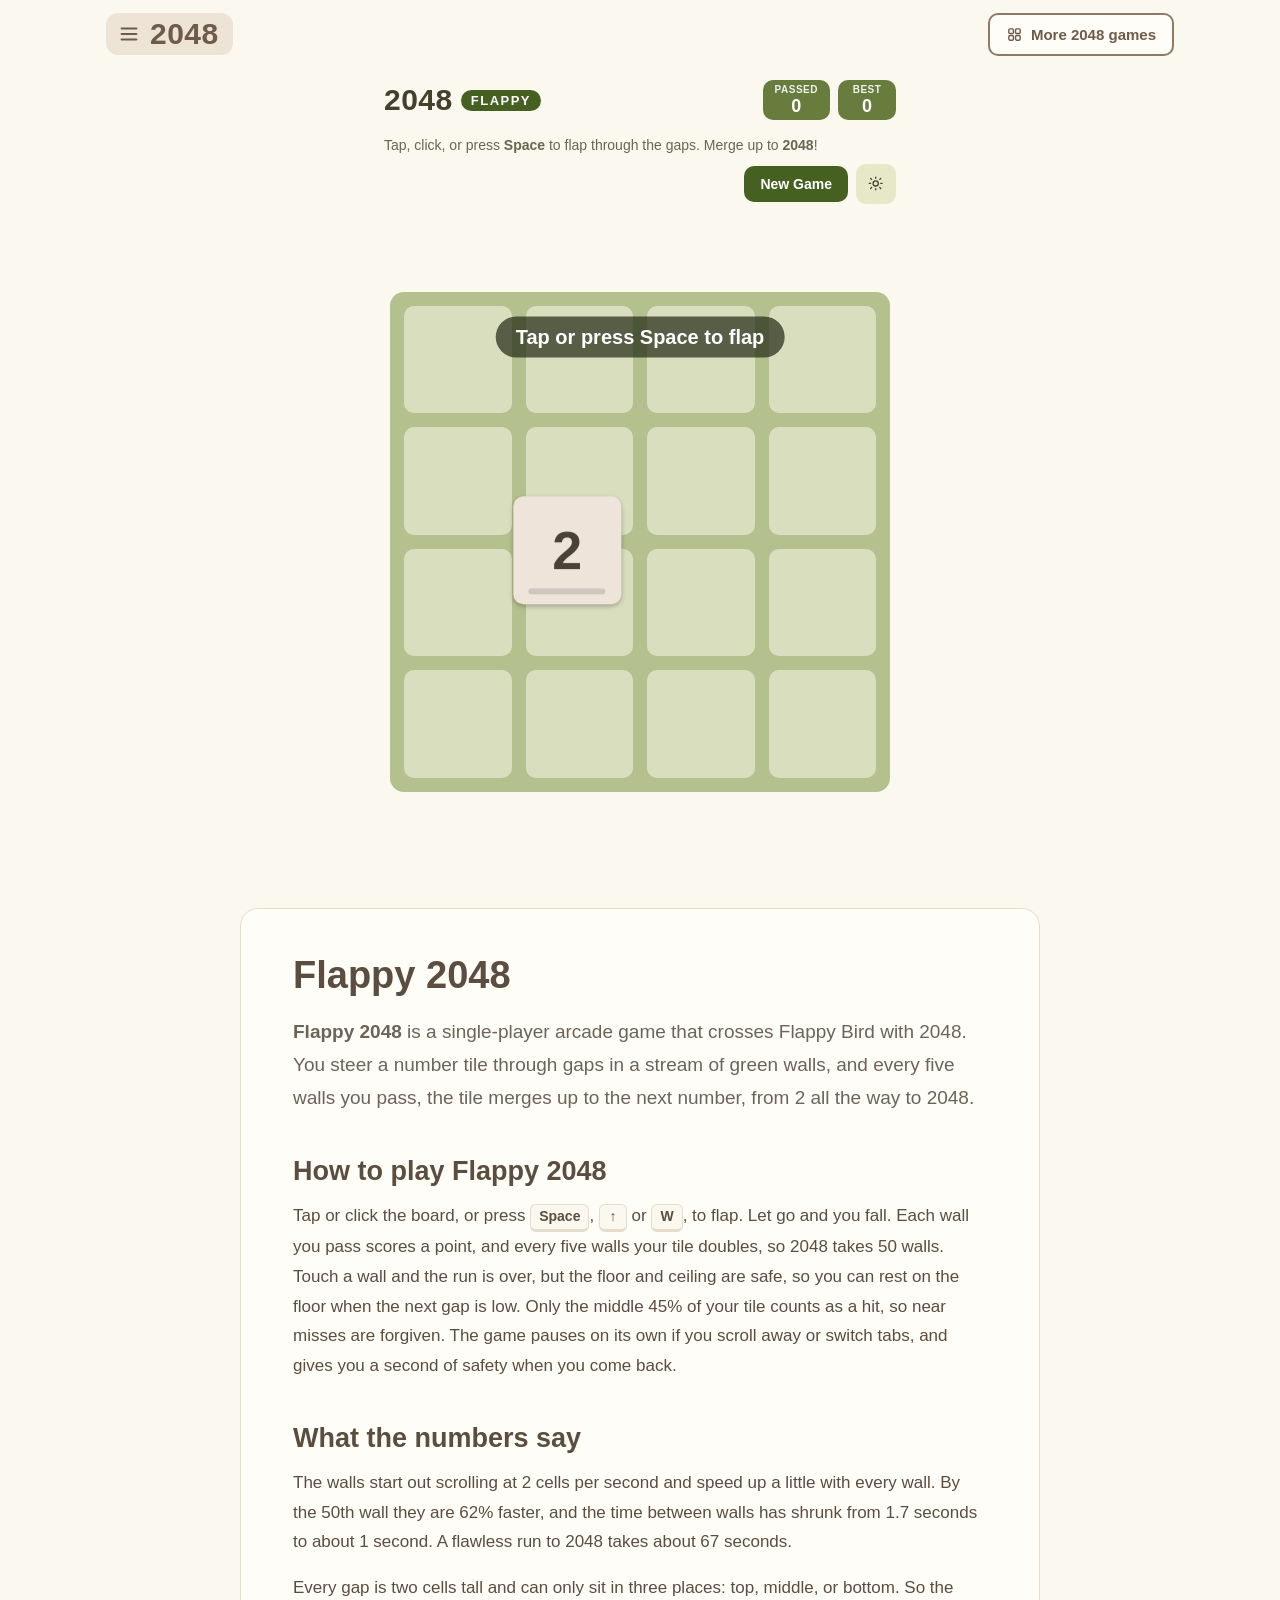
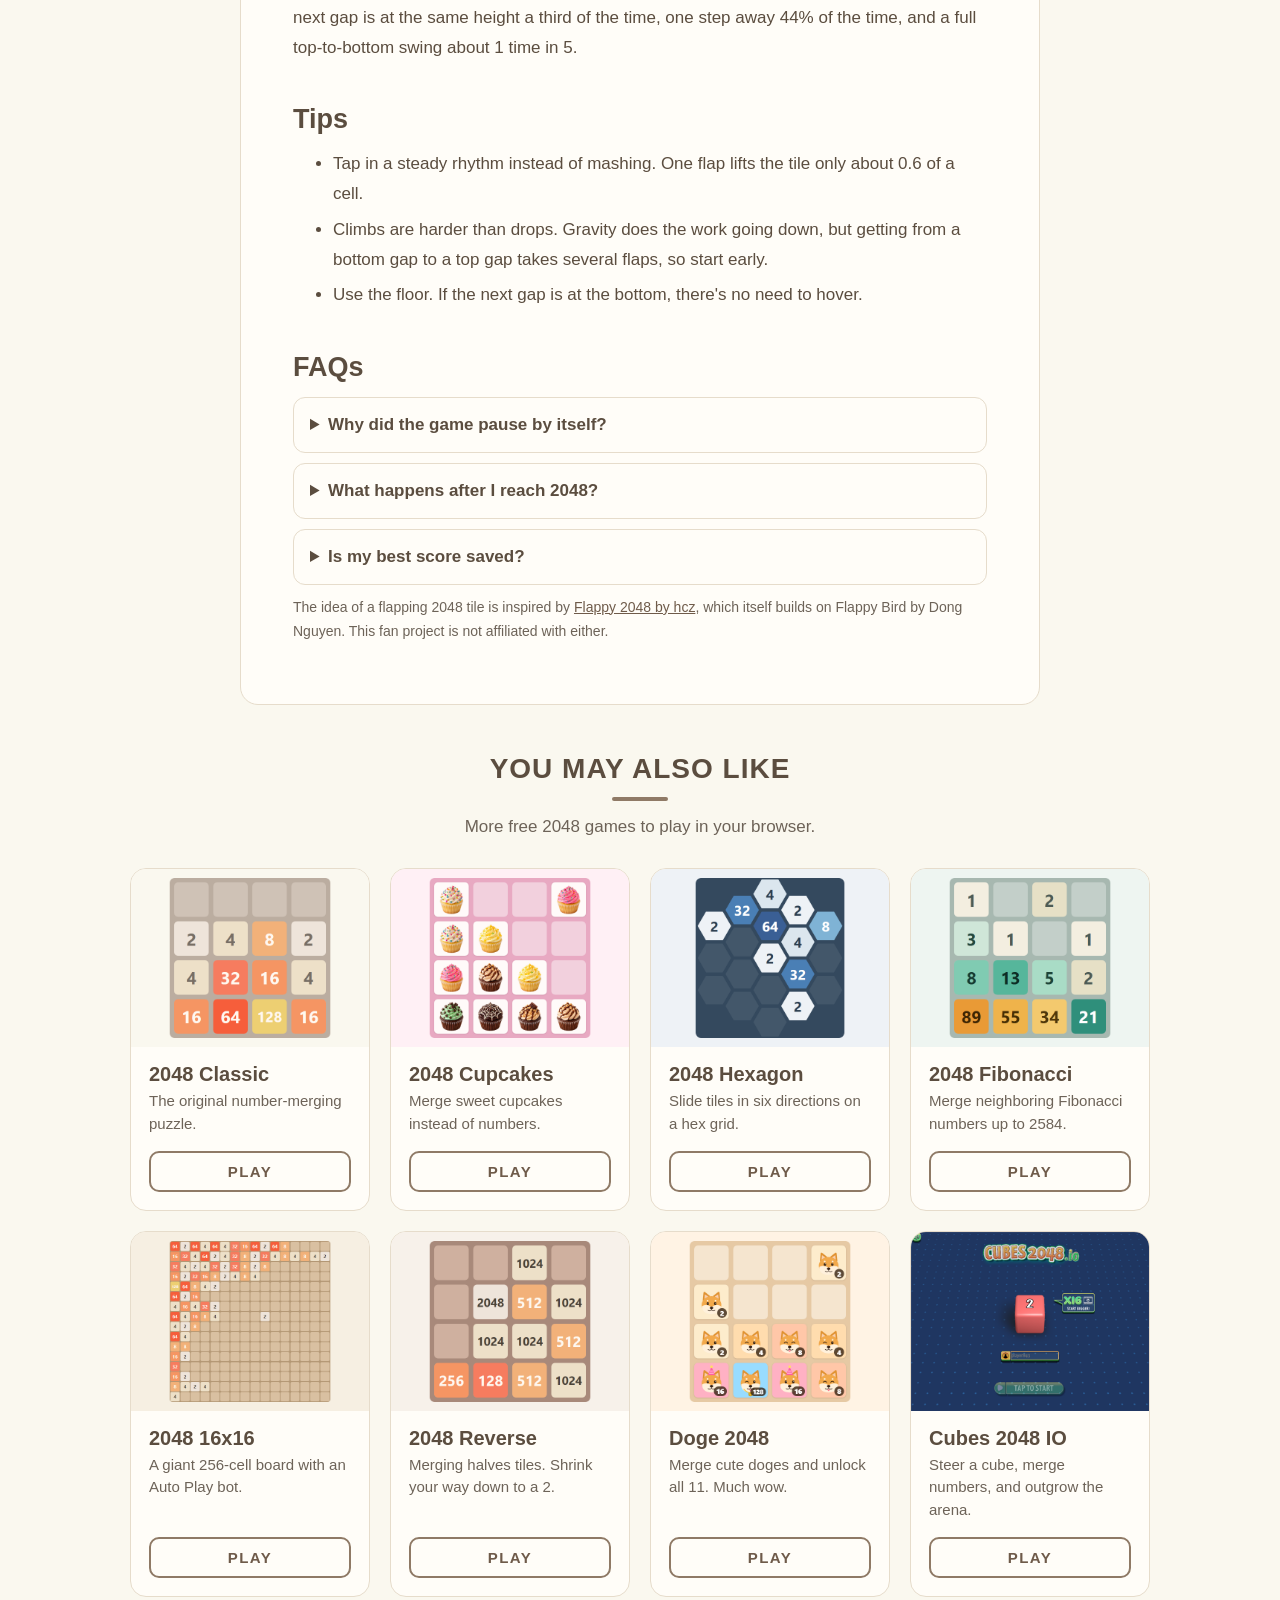
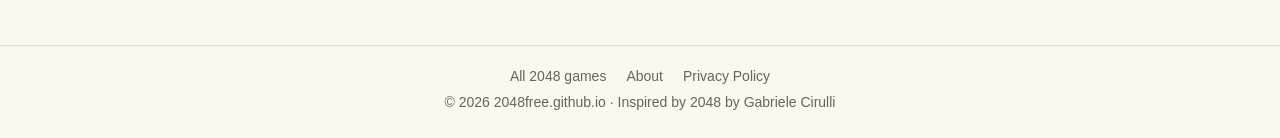
<file: flappy-2048/index.html>
<!DOCTYPE html>
<html lang="en-US">
<head>
<script>try{var q=location.search.match(/[?&]notrack=([01])/);if(q)localStorage.setItem("2048free_notrack",q[1]);if(location.hostname!=="2048free.github.io"||localStorage.getItem("2048free_notrack")==="1")window["ga-disable-G-G84GT2WR56"]=true}catch(e){}</script>
<!-- Google tag (gtag.js) -->
<script async src="https://www.googletagmanager.com/gtag/js?id=G-G84GT2WR56"></script>
<script>
  window.dataLayer = window.dataLayer || [];
  function gtag(){dataLayer.push(arguments);}
  gtag('js', new Date());

  gtag('config', 'G-G84GT2WR56');
</script>
<meta charset="UTF-8">
<meta name="viewport" content="width=device-width, initial-scale=1, viewport-fit=cover">
<title>Flappy 2048</title>
<meta name="description" content="Play Flappy 2048 free online. Flap a number tile through the gaps, merge up every five walls, and reach 2048 in about a minute of perfect flying.">
<link rel="canonical" href="https://2048free.github.io/flappy-2048/">
<meta property="og:type" content="website">
<meta property="og:title" content="Flappy 2048">
<meta property="og:description" content="Flap a number tile through the walls and merge up to 2048.">
<meta property="og:url" content="https://2048free.github.io/flappy-2048/">
<meta property="og:image" content="https://2048free.github.io/assets/thumbs/flappy-2048.png">
<link rel="icon" href="/assets/favicon-flappy.svg" type="image/svg+xml">
<script>try{if(localStorage.getItem("2048free_theme")==="dark")document.documentElement.setAttribute("data-theme","dark")}catch(e){}</script>
<link rel="stylesheet" href="/assets/site.css">
<link rel="stylesheet" href="/flappy-2048/game.css">
</head>
<body class="sf">

<header class="sf-header">
  <div class="sf-header-inner">
    <div class="sf-brand">
      <button class="sf-logo" id="sf-menu-toggle" type="button" aria-expanded="false" aria-controls="sf-menu" aria-label="Open menu">
        <svg class="sf-icon" viewBox="0 0 24 24" fill="none" stroke="currentColor" stroke-width="2.4" stroke-linecap="round" aria-hidden="true"><path d="M4 6h16M4 12h16M4 18h16"/></svg>2048
      </button>
      <nav class="sf-menu" id="sf-menu" hidden>
        <a class="sf-menu-item" href="/">
          <svg class="sf-icon" viewBox="0 0 24 24" fill="none" stroke="currentColor" stroke-width="2" stroke-linejoin="round" aria-hidden="true"><path d="M12 3.5l2.6 5.3 5.9.9-4.3 4.1 1 5.8L12 16.9l-5.2 2.7 1-5.8-4.3-4.1 5.9-.9z"/></svg>
          <span><b>2048</b><small>The original 4×4 puzzle</small></span>
        </a>
        <a class="sf-menu-item" href="#how-to-play">
          <svg class="sf-icon" viewBox="0 0 24 24" fill="none" stroke="currentColor" stroke-width="2" stroke-linejoin="round" aria-hidden="true"><path d="M4 5.5A1.5 1.5 0 0 1 5.5 4H11v16H5.5A1.5 1.5 0 0 1 4 18.5z"/><path d="M20 5.5A1.5 1.5 0 0 0 18.5 4H13v16h5.5a1.5 1.5 0 0 0 1.5-1.5z"/></svg>
          <span><b>How to play</b><small>Rules, the numbers, and FAQs</small></span>
        </a>
        <a class="sf-menu-item" href="/2048-games/">
          <svg class="sf-icon" viewBox="0 0 24 24" fill="none" stroke="currentColor" stroke-width="2" stroke-linejoin="round" aria-hidden="true"><rect x="4" y="4" width="6.5" height="6.5" rx="1.5"/><rect x="13.5" y="4" width="6.5" height="6.5" rx="1.5"/><rect x="4" y="13.5" width="6.5" height="6.5" rx="1.5"/><rect x="13.5" y="13.5" width="6.5" height="6.5" rx="1.5"/></svg>
          <span><b>More 2048 games</b><small>Cupcakes, Hexagon, and more</small></span>
        </a>
        <div class="sf-menu-sep"></div>
        <div class="sf-menu-links">
          <a href="/2048-cupcakes/">2048 Cupcakes</a>
          <a href="/2048-hexagon/">2048 Hexagon</a>
          <a href="/2048-fibonacci/">2048 Fibonacci</a>
          <a href="/about/">About</a>
          <a href="/privacy-policy/">Privacy Policy</a>
        </div>
      </nav>
    </div>
    <div class="sf-actions">
      <a class="sf-btn-outline" href="/2048-games/">
        <svg class="sf-icon" viewBox="0 0 24 24" fill="none" stroke="currentColor" stroke-width="2" stroke-linejoin="round" aria-hidden="true"><rect x="4" y="4" width="6.5" height="6.5" rx="1.5"/><rect x="13.5" y="4" width="6.5" height="6.5" rx="1.5"/><rect x="4" y="13.5" width="6.5" height="6.5" rx="1.5"/><rect x="13.5" y="13.5" width="6.5" height="6.5" rx="1.5"/></svg><span>More<span class="sf-hide-sm"> 2048</span> games</span>
      </a>
    </div>
  </div>
</header>

<section class="sf-stage" aria-label="Flappy 2048 game">
  <div class="app">
    <div class="side-panel">
      <div class="heading">
        <div class="title-block">
          <div class="title">2048</div>
          <span class="title-sub">Flappy</span>
        </div>
        <div class="scores-container">
          <div class="score-box">
            <span class="score-label">Passed</span>
            <span class="score-value" id="score">0</span>
          </div>
          <div class="score-box">
            <span class="score-label">Best</span>
            <span class="score-value" id="best">0</span>
          </div>
        </div>
      </div>

      <div class="above-game">
        <p class="game-intro">Tap, click, or press <strong>Space</strong> to flap through the gaps. Merge up to <strong>2048</strong>!</p>
        <div class="game-actions">
          <button class="btn-new-game" id="new-game-btn" type="button">New Game</button>
          <button class="btn-theme-toggle" id="theme-toggle-btn" type="button" aria-label="Toggle dark mode" title="Toggle dark mode">
            <svg class="icon-sun" viewBox="0 0 24 24" fill="none" stroke="currentColor" stroke-width="2" stroke-linecap="round" aria-hidden="true"><circle cx="12" cy="12" r="4"/><path d="M12 2v2M12 20v2M4.2 4.2l1.4 1.4M18.4 18.4l1.4 1.4M2 12h2M20 12h2M4.2 19.8l1.4-1.4M18.4 5.6l1.4-1.4"/></svg>
            <svg class="icon-moon" viewBox="0 0 24 24" fill="none" stroke="currentColor" stroke-width="2" stroke-linecap="round" stroke-linejoin="round" aria-hidden="true"><path d="M21 12.79A9 9 0 1 1 11.21 3 7 7 0 0 0 21 12.79z"/></svg>
          </button>
        </div>
      </div>
    </div>

    <div class="board-wrap">
      <div class="board" id="board">
        <div class="grid-bg" id="grid-bg" aria-hidden="true"></div>
        <div class="tile-layer" id="tile-layer"></div>
        <div class="hint" id="hint" aria-live="polite">Tap or press Space to flap</div>
        <div class="overlay" id="overlay" hidden>
          <div class="overlay-box">
            <p class="overlay-title" id="overlay-title">You Win!</p>
            <p class="overlay-sub" id="overlay-sub"></p>
            <div class="overlay-actions">
              <button class="btn-overlay btn-secondary" id="overlay-continue-btn" type="button">Keep Flying</button>
              <button class="btn-overlay btn-primary" id="overlay-retry-btn" type="button">New Game</button>
            </div>
          </div>
        </div>
      </div>
    </div>
  </div>
</section>

<main class="sf-main">
  <article class="sf-article" id="how-to-play">
    <h1>Flappy 2048</h1>
    <p class="sf-lead"><strong>Flappy 2048</strong> is a single-player arcade game that crosses Flappy Bird with 2048. You steer a number tile through gaps in a stream of green walls, and every five walls you pass, the tile merges up to the next number, from 2 all the way to 2048.</p>

    <h2>How to play Flappy 2048</h2>
    <p>Tap or click the board, or press <span class="sf-kbd">Space</span>, <span class="sf-kbd">↑</span> or <span class="sf-kbd">W</span>, to flap. Let go and you fall. Each wall you pass scores a point, and every five walls your tile doubles, so 2048 takes 50 walls. Touch a wall and the run is over, but the floor and ceiling are safe, so you can rest on the floor when the next gap is low. Only the middle 45% of your tile counts as a hit, so near misses are forgiven. The game pauses on its own if you scroll away or switch tabs, and gives you a second of safety when you come back.</p>

    <h2>What the numbers say</h2>
    <p>The walls start out scrolling at 2 cells per second and speed up a little with every wall. By the 50th wall they are 62% faster, and the time between walls has shrunk from 1.7 seconds to about 1 second. A flawless run to 2048 takes about 67 seconds.</p>
    <p>Every gap is two cells tall and can only sit in three places: top, middle, or bottom. So the next gap is at the same height a third of the time, one step away 44% of the time, and a full top-to-bottom swing about 1 time in 5.</p>

    <h2>Tips</h2>
    <ul>
      <li>Tap in a steady rhythm instead of mashing. One flap lifts the tile only about 0.6 of a cell.</li>
      <li>Climbs are harder than drops. Gravity does the work going down, but getting from a bottom gap to a top gap takes several flaps, so start early.</li>
      <li>Use the floor. If the next gap is at the bottom, there's no need to hover.</li>
    </ul>

    <h2>FAQs</h2>
    <details>
      <summary>Why did the game pause by itself?</summary>
      <p>It pauses when less than half of the board is on screen or the tab is hidden, so you never crash while reading. Tap or press Space to carry on. The walls can't hurt you for the first second.</p>
    </details>
    <details>
      <summary>What happens after I reach 2048?</summary>
      <p>You win, and you can keep flying. The walls keep getting faster until they top out at 3.6 cells per second after 64 walls.</p>
    </details>
    <details>
      <summary>Is my best score saved?</summary>
      <p>Yes. Best is the most walls you've passed in one run. It's saved in your browser on this device, separately from the other games on this site.</p>
    </details>
    <p style="font-size:14px;color:var(--sf-ink-soft)">The idea of a flapping 2048 tile is inspired by <a href="https://hczhcz.github.io/Flappy-2048/" target="_blank" rel="nofollow noopener">Flappy 2048 by hcz</a>, which itself builds on Flappy Bird by Dong Nguyen. This fan project is not affiliated with either.</p>
  </article>

  <section class="sf-related" aria-labelledby="related-title">
    <p class="sf-section-title" id="related-title">You may also like</p>
    <p class="sf-section-sub">More free 2048 games to play in your browser.</p>
    <div class="sf-grid">
      <a class="sf-card" href="/">
        <span class="sf-card-thumb"><img src="/assets/thumbs/2048.png" alt="Classic 2048 game board" loading="lazy" width="640" height="480"></span>
        <span class="sf-card-body">
          <span class="sf-card-title">2048 Classic</span>
          <span class="sf-card-desc">The original number-merging puzzle.</span>
          <span class="sf-card-play">PLAY</span>
        </span>
      </a>
      <a class="sf-card" href="/2048-cupcakes/">
        <span class="sf-card-thumb"><img src="/assets/thumbs/2048-cupcakes.png" alt="2048 Cupcakes game board" loading="lazy" width="640" height="480"></span>
        <span class="sf-card-body">
          <span class="sf-card-title">2048 Cupcakes</span>
          <span class="sf-card-desc">Merge sweet cupcakes instead of numbers.</span>
          <span class="sf-card-play">PLAY</span>
        </span>
      </a>
      <a class="sf-card" href="/2048-hexagon/">
        <span class="sf-card-thumb"><img src="/assets/thumbs/2048-hexagon.png" alt="2048 Hexagon game board" loading="lazy" width="640" height="480"></span>
        <span class="sf-card-body">
          <span class="sf-card-title">2048 Hexagon</span>
          <span class="sf-card-desc">Slide tiles in six directions on a hex grid.</span>
          <span class="sf-card-play">PLAY</span>
        </span>
      </a>
      <a class="sf-card" href="/2048-fibonacci/">
        <span class="sf-card-thumb"><img src="/assets/thumbs/2048-fibonacci.png" alt="2048 Fibonacci game board" loading="lazy" width="640" height="480"></span>
        <span class="sf-card-body">
          <span class="sf-card-title">2048 Fibonacci</span>
          <span class="sf-card-desc">Merge neighboring Fibonacci numbers up to 2584.</span>
          <span class="sf-card-play">PLAY</span>
        </span>
      </a>
      <a class="sf-card" href="/2048-16x16/">
        <span class="sf-card-thumb"><img src="/assets/thumbs/2048-16x16.png" alt="2048 16x16 game board" loading="lazy" width="640" height="480"></span>
        <span class="sf-card-body">
          <span class="sf-card-title">2048 16x16</span>
          <span class="sf-card-desc">A giant 256-cell board with an Auto Play bot.</span>
          <span class="sf-card-play">PLAY</span>
        </span>
      </a>
      <a class="sf-card" href="/2048-reverse/">
        <span class="sf-card-thumb"><img src="/assets/thumbs/2048-reverse.png" alt="2048 Reverse game board" loading="lazy" width="640" height="480"></span>
        <span class="sf-card-body">
          <span class="sf-card-title">2048 Reverse</span>
          <span class="sf-card-desc">Merging halves tiles. Shrink your way down to a 2.</span>
          <span class="sf-card-play">PLAY</span>
        </span>
      </a>
      <a class="sf-card" href="/doge-2048/">
        <span class="sf-card-thumb"><img src="/assets/thumbs/doge-2048.png" alt="Doge 2048 game board" loading="lazy" width="640" height="480"></span>
        <span class="sf-card-body">
          <span class="sf-card-title">Doge 2048</span>
          <span class="sf-card-desc">Merge cute doges and unlock all 11. Much wow.</span>
          <span class="sf-card-play">PLAY</span>
        </span>
      </a>
      <a class="sf-card" href="/cubes-2048-io/">
        <span class="sf-card-thumb"><img src="/assets/thumbs/cubes-2048-io.png" alt="Cubes 2048 IO game screen" loading="lazy" width="640" height="480"></span>
        <span class="sf-card-body">
          <span class="sf-card-title">Cubes 2048 IO</span>
          <span class="sf-card-desc">Steer a cube, merge numbers, and outgrow the arena.</span>
          <span class="sf-card-play">PLAY</span>
        </span>
      </a>
    </div>
  </section>
</main>

<footer class="sf-footer">
  <nav aria-label="Footer">
    <a href="/2048-games/">All 2048 games</a>
    <a href="/about/">About</a>
    <a href="/privacy-policy/">Privacy Policy</a>
  </nav>
  <p>© 2026 2048free.github.io · Inspired by <a href="https://github.com/gabrielecirulli/2048" target="_blank" rel="nofollow noopener">2048 by Gabriele Cirulli</a></p>
</footer>

<script src="/assets/site.js"></script>
<script src="/assets/track.js"></script>
<script src="/flappy-2048/game.js"></script>
</body>
</html>
</file>
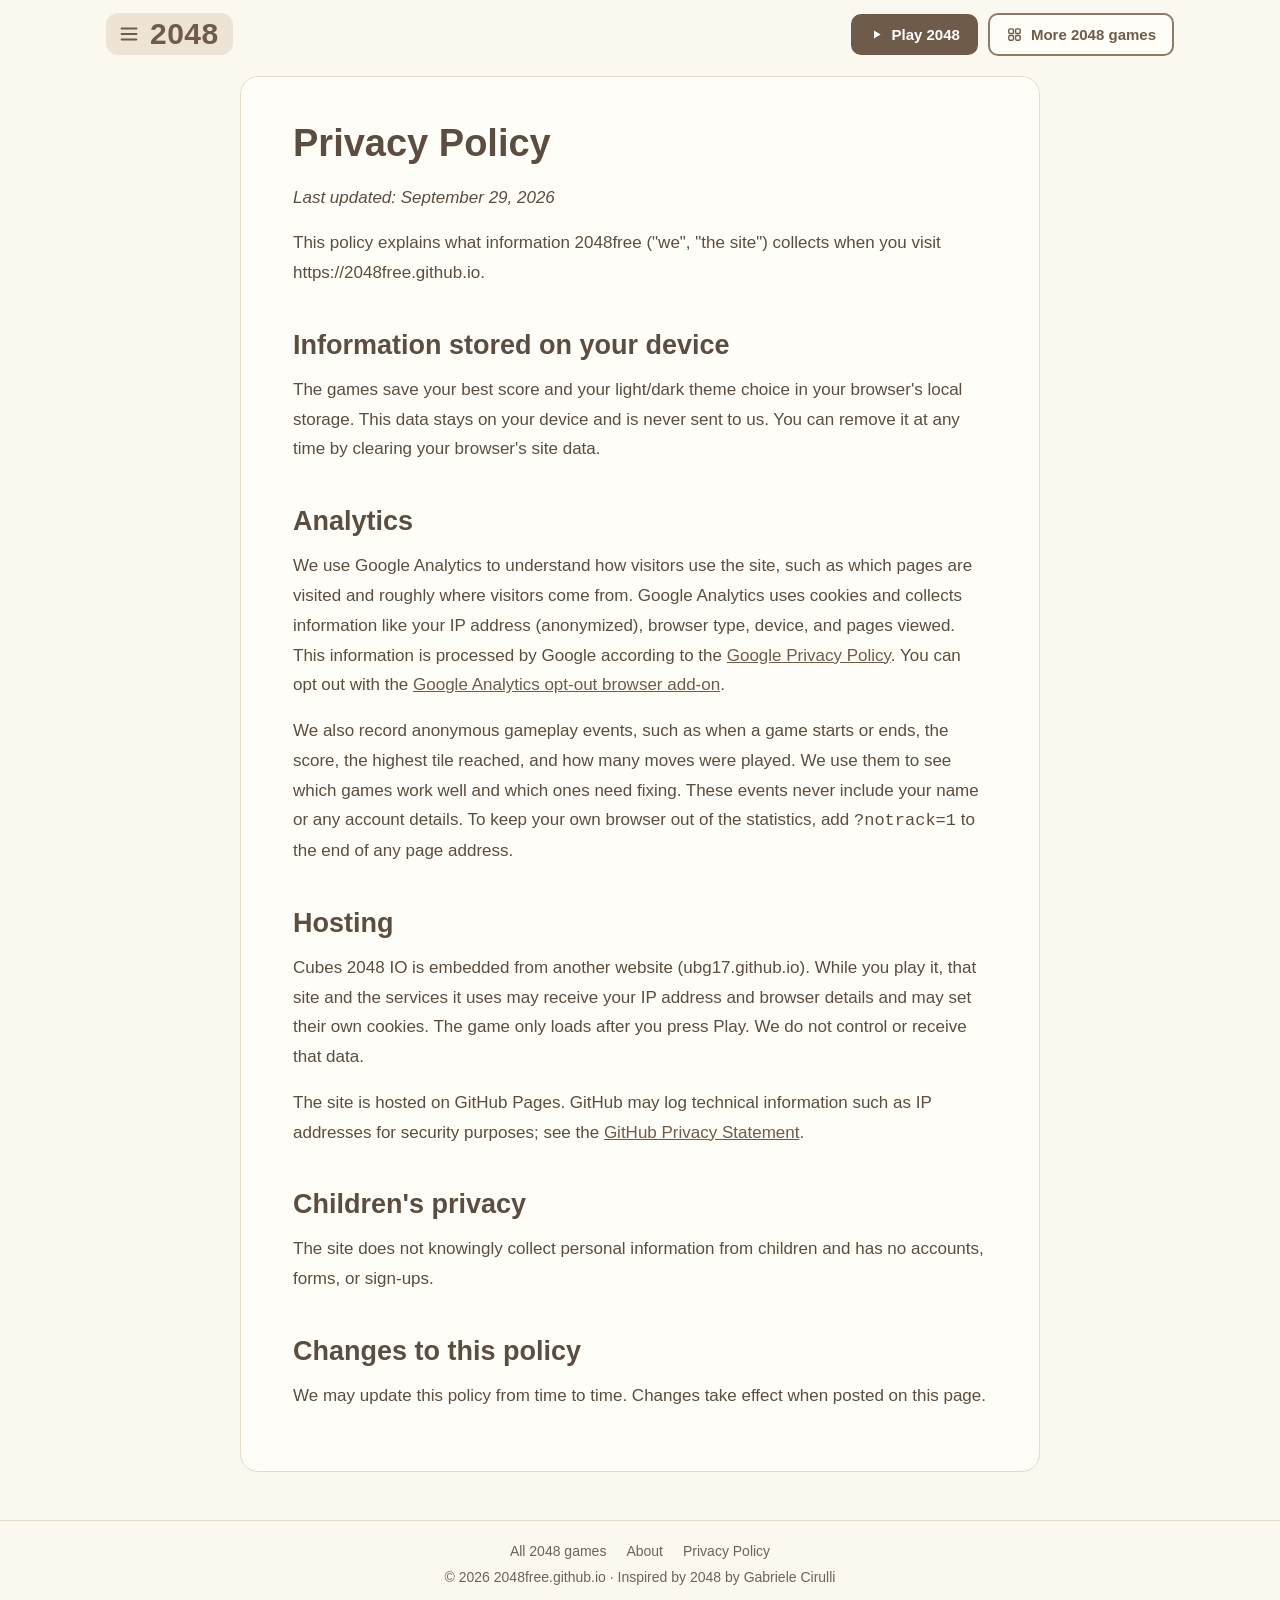
<file: privacy-policy/index.html>
<!DOCTYPE html>
<html lang="en-US">
<head>
<script>try{var q=location.search.match(/[?&]notrack=([01])/);if(q)localStorage.setItem("2048free_notrack",q[1]);if(location.hostname!=="2048free.github.io"||localStorage.getItem("2048free_notrack")==="1")window["ga-disable-G-G84GT2WR56"]=true}catch(e){}</script>
<!-- Google tag (gtag.js) -->
<script async src="https://www.googletagmanager.com/gtag/js?id=G-G84GT2WR56"></script>
<script>
  window.dataLayer = window.dataLayer || [];
  function gtag(){dataLayer.push(arguments);}
  gtag('js', new Date());

  gtag('config', 'G-G84GT2WR56');
</script><meta charset="UTF-8">
<meta name="viewport" content="width=device-width, initial-scale=1, viewport-fit=cover">
<title>Privacy Policy - 2048free</title>
<meta name="description" content="Privacy policy for 2048free: what data is stored and how Google Analytics is used.">
<link rel="canonical" href="https://2048free.github.io/privacy-policy/">
<meta property="og:type" content="website">
<meta property="og:title" content="Privacy Policy - 2048free">
<meta property="og:description" content="Privacy policy for 2048free: what data is stored and how Google Analytics is used.">
<meta property="og:url" content="https://2048free.github.io/privacy-policy/">
<meta property="og:image" content="https://2048free.github.io/assets/thumbs/2048.png">
<link rel="icon" href="/assets/favicon.svg" type="image/svg+xml">
<script>try{if(localStorage.getItem("2048free_theme")==="dark")document.documentElement.setAttribute("data-theme","dark")}catch(e){}</script>
<link rel="stylesheet" href="/assets/site.css">
</head>
<body class="sf">

<header class="sf-header">
  <div class="sf-header-inner">
    <div class="sf-brand">
      <button class="sf-logo" id="sf-menu-toggle" type="button" aria-expanded="false" aria-controls="sf-menu" aria-label="Open menu">
        <svg class="sf-icon" viewBox="0 0 24 24" fill="none" stroke="currentColor" stroke-width="2.4" stroke-linecap="round" aria-hidden="true"><path d="M4 6h16M4 12h16M4 18h16"/></svg>2048
      </button>
      <nav class="sf-menu" id="sf-menu" hidden>
        <a class="sf-menu-item" href="/">
          <svg class="sf-icon" viewBox="0 0 24 24" fill="none" stroke="currentColor" stroke-width="2" stroke-linejoin="round" aria-hidden="true"><path d="M12 3.5l2.6 5.3 5.9.9-4.3 4.1 1 5.8L12 16.9l-5.2 2.7 1-5.8-4.3-4.1 5.9-.9z"/></svg>
          <span><b>2048</b><small>The original 4×4 puzzle</small></span>
        </a>
        <a class="sf-menu-item" href="/2048-games/">
          <svg class="sf-icon" viewBox="0 0 24 24" fill="none" stroke="currentColor" stroke-width="2" stroke-linejoin="round" aria-hidden="true"><rect x="4" y="4" width="6.5" height="6.5" rx="1.5"/><rect x="13.5" y="4" width="6.5" height="6.5" rx="1.5"/><rect x="4" y="13.5" width="6.5" height="6.5" rx="1.5"/><rect x="13.5" y="13.5" width="6.5" height="6.5" rx="1.5"/></svg>
          <span><b>More 2048 games</b><small>Cupcakes, Hexagon, and more</small></span>
        </a>
        <div class="sf-menu-sep"></div>
        <div class="sf-menu-links">
          <a href="/2048-cupcakes/">2048 Cupcakes</a>
          <a href="/2048-hexagon/">2048 Hexagon</a>
          <a href="/2048-fibonacci/">2048 Fibonacci</a>
          <a href="/about/">About</a>
          <a href="/privacy-policy/" aria-current="page">Privacy Policy</a>
        </div>
      </nav>
    </div>
    <div class="sf-actions">
      <a class="sf-btn" href="/"><svg class="sf-icon" viewBox="0 0 24 24" fill="currentColor" aria-hidden="true"><path d="M8 5.5v13l10.5-6.5z"/></svg><span>Play<span class="sf-hide-sm"> 2048</span></span></a>
      <a class="sf-btn-outline" href="/2048-games/">
        <svg class="sf-icon" viewBox="0 0 24 24" fill="none" stroke="currentColor" stroke-width="2" stroke-linejoin="round" aria-hidden="true"><rect x="4" y="4" width="6.5" height="6.5" rx="1.5"/><rect x="13.5" y="4" width="6.5" height="6.5" rx="1.5"/><rect x="4" y="13.5" width="6.5" height="6.5" rx="1.5"/><rect x="13.5" y="13.5" width="6.5" height="6.5" rx="1.5"/></svg><span>More<span class="sf-hide-sm"> 2048</span> games</span>
      </a>
    </div>
  </div>
</header>

<main class="sf-main">
  <article class="sf-article">
    <h1>Privacy Policy</h1>
    <p><em>Last updated: September 29, 2026</em></p>
    <p>This policy explains what information 2048free ("we", "the site") collects when you visit https://2048free.github.io.</p>
    <h2>Information stored on your device</h2>
    <p>The games save your best score and your light/dark theme choice in your browser's local storage. This data stays on your device and is never sent to us. You can remove it at any time by clearing your browser's site data.</p>
    <h2>Analytics</h2>
    <p>We use Google Analytics to understand how visitors use the site, such as which pages are visited and roughly where visitors come from. Google Analytics uses cookies and collects information like your IP address (anonymized), browser type, device, and pages viewed. This information is processed by Google according to the <a href="https://policies.google.com/privacy" target="_blank" rel="nofollow noopener">Google Privacy Policy</a>. You can opt out with the <a href="https://tools.google.com/dlpage/gaoptout" target="_blank" rel="nofollow noopener">Google Analytics opt-out browser add-on</a>.</p>
    <p>We also record anonymous gameplay events, such as when a game starts or ends, the score, the highest tile reached, and how many moves were played. We use them to see which games work well and which ones need fixing. These events never include your name or any account details. To keep your own browser out of the statistics, add <code>?notrack=1</code> to the end of any page address.</p>
    <h2>Hosting</h2>
    <p>Cubes 2048 IO is embedded from another website (ubg17.github.io). While you play it, that site and the services it uses may receive your IP address and browser details and may set their own cookies. The game only loads after you press Play. We do not control or receive that data.</p>
    <p>The site is hosted on GitHub Pages. GitHub may log technical information such as IP addresses for security purposes; see the <a href="https://docs.github.com/en/site-policy/privacy-policies/github-general-privacy-statement" target="_blank" rel="nofollow noopener">GitHub Privacy Statement</a>.</p>
    <h2>Children's privacy</h2>
    <p>The site does not knowingly collect personal information from children and has no accounts, forms, or sign-ups.</p>
    <h2>Changes to this policy</h2>
    <p>We may update this policy from time to time. Changes take effect when posted on this page.</p>
  </article>
</main>

<footer class="sf-footer">
  <nav aria-label="Footer">
    <a href="/2048-games/">All 2048 games</a>
    <a href="/about/">About</a>
    <a href="/privacy-policy/">Privacy Policy</a>
  </nav>
  <p>© 2026 2048free.github.io · Inspired by <a href="https://github.com/gabrielecirulli/2048" target="_blank" rel="nofollow noopener">2048 by Gabriele Cirulli</a></p>
</footer>

<script src="/assets/site.js"></script>
<script src="/assets/track.js"></script>
</body>
</html>
</file>
<file: assets/site.css>
/* Site chrome shared by every page: header, menu, article, cards, footer.
   Everything is prefixed sf- (and --sf-) so it never collides with the
   per-game stylesheets, which use generic names like .title and --bg. */

:root {
  --sf-header-h: 68px;
  --sf-bg: #faf8ef;
  --sf-ink: #5b4d3f;
  --sf-ink-soft: #6d6358;
  --sf-surface: #ede4d6;
  --sf-surface-hover: #e3d7c5;
  --sf-card: #fffdf8;
  --sf-border: #e6dccb;
  --sf-accent: #8f7a66;
  --sf-accent-dark: #6f5b4a;
  --sf-on-accent: #ffffff;
  --sf-gold: #edc22e;
  --sf-shadow: 0 10px 30px rgba(94, 76, 58, 0.16);
  --sf-font: -apple-system, BlinkMacSystemFont, "Segoe UI", Roboto, Helvetica, Arial, sans-serif;
}

:root[data-theme="dark"] {
  --sf-bg: #1b1917;
  --sf-ink: #f2ece2;
  --sf-ink-soft: #b7ada0;
  --sf-surface: #2c2823;
  --sf-surface-hover: #37312a;
  --sf-card: #23201c;
  --sf-border: #3a342d;
  --sf-accent: #a08870;
  --sf-accent-dark: #7a6450;
  --sf-shadow: 0 10px 30px rgba(0, 0, 0, 0.45);
}

* { box-sizing: border-box; }

html {
  scroll-behavior: smooth;
  scroll-padding-top: 12px;
}

body.sf {
  margin: 0;
  min-height: 100vh;
  background: var(--sf-bg);
  color: var(--sf-ink);
  font-family: var(--sf-font);
  -webkit-tap-highlight-color: transparent;
  display: flex;
  flex-direction: column;
}

.sf a { color: var(--sf-accent-dark); }
/* Only in-text links get the warm dark-mode link color; buttons, menu and
   footer links keep their own colors. */
:root[data-theme="dark"] .sf-article a { color: #d8b992; }

.sf-icon {
  width: 1em;
  height: 1em;
  flex-shrink: 0;
}

/* ---------- Header ---------- */

.sf-header {
  height: var(--sf-header-h);
  flex-shrink: 0;
  position: relative;
  z-index: 50;
}

.sf-header-inner {
  max-width: 1100px;
  height: 100%;
  margin: 0 auto;
  padding: 0 16px;
  display: flex;
  align-items: center;
  justify-content: space-between;
  gap: 12px;
}

.sf-brand {
  position: relative;
}

.sf-logo {
  display: inline-flex;
  align-items: center;
  gap: 10px;
  border: none;
  background: var(--sf-surface);
  color: var(--sf-accent-dark);
  border-radius: 12px;
  padding: 6px 14px 6px 12px;
  font: 800 30px/1 var(--sf-font);
  letter-spacing: 0.5px;
  cursor: pointer;
  touch-action: manipulation;
}

:root[data-theme="dark"] .sf-logo { color: var(--sf-ink); }

.sf-logo:hover,
.sf-logo[aria-expanded="true"] {
  background: var(--sf-surface-hover);
}

.sf-logo .sf-icon { font-size: 22px; }

.sf-actions {
  display: flex;
  align-items: center;
  gap: 10px;
}

.sf-btn,
.sf-btn-outline {
  display: inline-flex;
  align-items: center;
  gap: 8px;
  border-radius: 10px;
  font: 700 15px/1 var(--sf-font);
  padding: 11px 16px;
  text-decoration: none;
  cursor: pointer;
  white-space: nowrap;
  touch-action: manipulation;
}

.sf .sf-btn {
  border: 2px solid var(--sf-accent-dark);
  background: var(--sf-accent-dark);
  color: var(--sf-on-accent);
}

.sf .sf-btn:hover { background: var(--sf-accent); border-color: var(--sf-accent); }

.sf .sf-btn-outline {
  border: 2px solid var(--sf-accent);
  background: var(--sf-card);
  color: var(--sf-accent-dark);
}

:root[data-theme="dark"] .sf .sf-btn-outline { color: var(--sf-ink); }

.sf .sf-btn-outline:hover { background: var(--sf-surface); }

.sf-btn-outline .sf-icon { font-size: 17px; }

/* ---------- Dropdown menu ---------- */

.sf-menu {
  position: absolute;
  top: calc(100% + 8px);
  left: 0;
  width: min(320px, calc(100vw - 32px));
  background: var(--sf-surface);
  border-radius: 14px;
  box-shadow: var(--sf-shadow);
  padding: 8px;
  z-index: 60;
  /* On a landscape phone the menu is taller than the screen — let it scroll instead of running off the bottom. */
  max-height: calc(100vh - var(--sf-header-h) - 16px);
  max-height: calc(100svh - var(--sf-header-h) - 16px);
  overflow-y: auto;
}

.sf-menu[hidden] { display: none; }

.sf-menu-item {
  display: flex;
  gap: 12px;
  align-items: flex-start;
  padding: 10px 12px;
  border-radius: 10px;
  text-decoration: none;
}

.sf .sf-menu-item { color: var(--sf-ink); }

.sf-menu-item:hover { background: var(--sf-surface-hover); }

.sf-menu-item[aria-current="page"] {
  background: var(--sf-accent-dark);
}

.sf .sf-menu-item[aria-current="page"],
.sf .sf-menu-item[aria-current="page"] small { color: #fff; }

.sf-menu-item .sf-icon {
  font-size: 20px;
  margin-top: 1px;
  color: var(--sf-accent-dark);
}

:root[data-theme="dark"] .sf-menu-item .sf-icon { color: #d8b992; }

.sf-menu-item[aria-current="page"] .sf-icon { color: #fff; }

.sf-menu-item b {
  display: block;
  font-size: 16px;
}

.sf-menu-item small {
  display: block;
  margin-top: 3px;
  font-size: 13px;
  color: var(--sf-ink-soft);
}

.sf-menu-sep {
  height: 1px;
  background: var(--sf-border);
  margin: 8px 6px;
}

.sf-menu-links {
  display: grid;
  grid-template-columns: 1fr 1fr;
  gap: 2px 10px;
  padding: 4px 12px 6px;
}

.sf .sf-menu-links a {
  font-size: 13px;
  color: var(--sf-ink-soft);
  text-decoration: none;
  padding: 5px 0;
}

.sf .sf-menu-links a:hover { color: var(--sf-ink); }

/* ---------- Game stage ----------
   Exactly one screen tall (minus the header) so the game looks and plays
   like a full-screen app; the article simply starts below the fold. */

.sf-stage {
  height: calc(100vh - var(--sf-header-h));
  /* On tall portrait phones the board is width-bound, so a full-height stage
     would leave big empty bands around it — cap the height at roughly what a
     full-width board plus its score/button rows needs (108vw covers the
     slightly-taller-than-wide hex board). */
  height: min(calc(100svh - var(--sf-header-h)), calc(108vw + 170px));
  min-height: 340px;
  display: flex;
  justify-content: center;
}

.sf-stage > .app {
  height: 100%;
  margin: 0 auto;
}

.sf-scroll-hint {
  display: flex;
  justify-content: center;
  margin: -6px 0 8px;
}

.sf .sf-scroll-hint a {
  display: inline-flex;
  align-items: center;
  gap: 6px;
  font-size: 14px;
  font-weight: 600;
  color: var(--sf-ink-soft);
  text-decoration: none;
}

.sf .sf-scroll-hint a:hover { color: var(--sf-ink); }

/* ---------- Main content ---------- */

.sf-main {
  flex: 1 0 auto;
  width: 100%;
  max-width: 1100px;
  margin: 0 auto;
  padding: 8px 16px 48px;
}

.sf-article {
  max-width: 800px;
  margin: 0 auto;
  background: var(--sf-card);
  border: 1px solid var(--sf-border);
  border-radius: 18px;
  padding: clamp(22px, 5vw, 44px) clamp(18px, 5vw, 52px);
  font-size: 17px;
  line-height: 1.75;
}

.sf-article h1 {
  font-size: clamp(28px, 5vw, 38px);
  line-height: 1.2;
  margin: 0 0 16px;
  font-weight: 800;
}

.sf-article h2 {
  font-size: clamp(22px, 3.6vw, 27px);
  line-height: 1.3;
  margin: 40px 0 12px;
  font-weight: 800;
}

.sf-article h3 {
  font-size: 19px;
  margin: 28px 0 8px;
  font-weight: 700;
}

.sf-article p,
.sf-article ul,
.sf-article ol { margin: 0 0 16px; }

.sf-article li { margin: 6px 0; }

.sf-article .sf-lead {
  font-size: 19px;
  color: var(--sf-ink-soft);
}

.sf-article img { max-width: 100%; height: auto; border-radius: 12px; }

.sf-article table {
  width: 100%;
  border-collapse: collapse;
  margin: 0 0 16px;
  font-size: 15px;
}

.sf-article th,
.sf-article td {
  text-align: left;
  vertical-align: top;
  padding: 10px 12px;
  border-bottom: 1px solid var(--sf-border);
}

.sf-article thead th {
  background: var(--sf-surface);
}

.sf-article tbody td:first-child {
  font-weight: 700;
  width: 32%;
}

.sf-article details {
  border: 1px solid var(--sf-border);
  border-radius: 12px;
  padding: 12px 16px;
  margin: 0 0 10px;
}

.sf-article summary {
  font-weight: 700;
  cursor: pointer;
}

.sf-article details p { margin: 10px 0 0; }

.sf-kbd {
  display: inline-block;
  min-width: 28px;
  padding: 2px 8px;
  border-radius: 6px;
  border: 1px solid var(--sf-border);
  border-bottom-width: 3px;
  background: var(--sf-bg);
  font: 700 14px/1.4 var(--sf-font);
  text-align: center;
}

.sf-placeholder {
  border: 2px dashed var(--sf-accent);
  border-radius: 12px;
  padding: 10px 14px;
  font-size: 14px;
  color: var(--sf-ink-soft);
  margin: 0 0 20px;
}

/* ---------- Section title (category page, "you may also like") ---------- */

.sf-section-title {
  text-align: center;
  margin: 28px 0 8px;
  font-size: clamp(26px, 5vw, 38px);
  font-weight: 900;
  letter-spacing: 1px;
  text-transform: uppercase;
}

.sf-section-title::after {
  content: "";
  display: block;
  width: 56px;
  height: 4px;
  border-radius: 2px;
  background: var(--sf-accent);
  margin: 12px auto 0;
}

.sf-section-sub {
  text-align: center;
  max-width: 620px;
  margin: 12px auto 28px;
  color: var(--sf-ink-soft);
  font-size: 17px;
  line-height: 1.6;
}

.sf-related { margin-top: 48px; }

.sf-related .sf-section-title { font-size: clamp(22px, 4vw, 28px); }

/* ---------- Game cards ---------- */

/* Fixed-width columns centered as a group, so a short row of games sits in
   the middle of the page instead of hugging the left edge. */
.sf-grid {
  display: grid;
  grid-template-columns: repeat(auto-fit, minmax(200px, 240px));
  justify-content: center;
  gap: 20px;
}

@media (max-width: 560px) {
  .sf-grid {
    grid-template-columns: repeat(2, minmax(0, 1fr));
    gap: 12px;
  }
  .sf-card-body { padding: 12px 12px 14px; }
  .sf-card-title { font-size: 17px; }
  .sf-card-desc { font-size: 14px; margin-bottom: 12px; }
  .sf-card-play { padding: 8px; font-size: 14px; }
}

.sf-card {
  display: flex;
  flex-direction: column;
  background: var(--sf-card);
  border: 1px solid var(--sf-border);
  border-radius: 16px;
  overflow: hidden;
  text-decoration: none;
  transition: transform 0.15s ease, border-color 0.15s ease, box-shadow 0.15s ease;
}

.sf .sf-card { color: var(--sf-ink); }

.sf-card:hover {
  transform: translateY(-3px);
  border-color: var(--sf-accent);
  box-shadow: var(--sf-shadow);
}

.sf-card-thumb {
  aspect-ratio: 4 / 3;
  background: var(--sf-surface);
  display: block;
}

.sf-card-thumb img {
  width: 100%;
  height: 100%;
  object-fit: cover;
  display: block;
}

.sf-card-body {
  padding: 16px 18px 18px;
  display: flex;
  flex-direction: column;
  flex: 1;
}

.sf-card-title {
  font-size: 20px;
  font-weight: 800;
  margin: 0 0 4px;
}

.sf-card-desc {
  font-size: 15px;
  line-height: 1.5;
  color: var(--sf-ink-soft);
  margin: 0 0 16px;
  flex: 1;
}

.sf-card-play {
  display: block;
  text-align: center;
  border: 2px solid var(--sf-accent);
  border-radius: 10px;
  padding: 10px;
  font-size: 15px;
  font-weight: 800;
  letter-spacing: 1.5px;
  color: var(--sf-accent-dark);
  transition: background 0.15s ease, color 0.15s ease;
}

:root[data-theme="dark"] .sf-card-play { color: var(--sf-ink); }

.sf-card:hover .sf-card-play {
  background: var(--sf-accent);
  color: #fff;
}

.sf-badge {
  position: absolute;
  top: 10px;
  right: 10px;
  background: var(--sf-gold);
  color: #4a3b1c;
  font-size: 12px;
  font-weight: 800;
  letter-spacing: 1px;
  padding: 4px 10px;
  border-radius: 999px;
}

/* ---------- Plain pages (about, privacy) ---------- */

.sf-page-head {
  text-align: center;
  padding: 16px 0 8px;
}

/* ---------- Footer ---------- */

.sf-footer {
  border-top: 1px solid var(--sf-border);
  padding: 22px 16px 28px;
  text-align: center;
  font-size: 14px;
  color: var(--sf-ink-soft);
}

.sf-footer nav {
  display: flex;
  flex-wrap: wrap;
  justify-content: center;
  gap: 6px 20px;
  margin-bottom: 10px;
}

.sf .sf-footer a {
  color: var(--sf-ink-soft);
  text-decoration: none;
}

.sf .sf-footer a:hover { color: var(--sf-ink); text-decoration: underline; }

.sf-footer p { margin: 0; }

/* ---------- Small screens ---------- */

@media (max-width: 560px) {
  :root { --sf-header-h: 60px; }
  .sf-header-inner { padding: 0 12px; gap: 8px; }
  .sf-logo { font-size: 24px; padding: 6px 10px; gap: 8px; }
  .sf-logo .sf-icon { font-size: 18px; }
  .sf-actions { gap: 6px; }
  .sf-btn, .sf-btn-outline { font-size: 14px; padding: 9px 11px; gap: 6px; }
  .sf-hide-sm { display: none; }
}

@media (max-width: 360px) {
  .sf-logo { font-size: 20px; }
  .sf-btn, .sf-btn-outline { font-size: 13px; padding: 8px 9px; }
  .sf-btn-outline .sf-icon { display: none; }
}

/* --- First-move hint pill (assets/hint.js) --- */
.sf-hint {
  position: absolute;
  left: 50%;
  bottom: 10px;
  transform: translateX(-50%);
  z-index: 5;
  padding: 6px 14px;
  border-radius: 999px;
  background: var(--sf-accent-dark);
  color: var(--sf-on-accent);
  font: 600 13px/1.3 var(--sf-font);
  white-space: nowrap;
  max-width: calc(100% - 16px);
  overflow: hidden;
  text-overflow: ellipsis;
  pointer-events: none;
  box-shadow: 0 2px 8px rgba(0, 0, 0, 0.25);
  animation: sf-hint-pulse 2.4s ease-in-out infinite;
  transition: opacity 0.25s ease;
}
.sf-hint-out { opacity: 0; animation: none; }
@keyframes sf-hint-pulse {
  0%, 100% { transform: translateX(-50%) translateY(0); }
  50% { transform: translateX(-50%) translateY(-3px); }
}
@media (prefers-reduced-motion: reduce) {
  .sf-hint { animation: none; }
}
</file>
<file: assets/2048/game.css>
:root {
  --gap: clamp(8px, 2.2vw, 14px);
  --radius: clamp(6px, 1.6vw, 10px);
  --bg: #faf8ef;
  --ink: #5b4d3f;
  --ink-soft: #6d6358;
  --board-bg: #bbada0;
  --cell-bg: rgba(238, 228, 218, 0.38);
  --overlay-bg: rgba(250, 248, 239, 0.82);
  --surface: #ede4d6;
  --accent: #85715f;
  --accent-dark: #6f5b4a;
  --link-color: #6f5b4a;

  --tile-2-bg: #eee4da;      --tile-2-fg: #776e65;
  --tile-4-bg: #ede0c8;      --tile-4-fg: #776e65;
  --tile-8-bg: #f2b179;      --tile-8-fg: #fff8f0;
  --tile-16-bg: #f59563;     --tile-16-fg: #fff8f0;
  --tile-32-bg: #f67c5f;     --tile-32-fg: #fff8f0;
  --tile-64-bg: #f65e3b;     --tile-64-fg: #fff8f0;
  --tile-128-bg: #edcf72;    --tile-128-fg: #fff8f0;
  --tile-256-bg: #edcc61;    --tile-256-fg: #fff8f0;
  --tile-512-bg: #edc850;    --tile-512-fg: #fff8f0;
  --tile-1024-bg: #edc53f;   --tile-1024-fg: #fff8f0;
  --tile-2048-bg: #edc22e;   --tile-2048-fg: #fff8f0;
  --tile-super-bg: #3c3a32; --tile-super-fg: #f9f6f2;
}

* { box-sizing: border-box; }

/* Page-level rules (body background, font, scrolling) live in
   assets/site.css — the game only lays out inside .sf-stage, which is sized
   to exactly one screen below the site header. */
.app {
  width: 100%;
  max-width: 560px;
  height: 100%;
  max-height: 820px;
  padding: clamp(4px, 1.5vw, 12px) clamp(12px, 3vw, 24px) clamp(12px, 3vw, 24px);
  color: var(--ink);
  display: flex;
  flex-direction: column;
  gap: clamp(8px, 2.5vw, 16px);
}

/* The side-panel wrapper is transparent to layout: its children become
   direct flex items of .app, always stacked in a single centered column.
   Markup nests them inside side-panel, which puts action-row and footer
   before board-wrap in document order — use `order` to restore the
   intended visual order: header, scores, hint, board, undo, attribution. */
.side-panel {
  display: contents;
}

.heading { order: 1; }
.above-game { order: 2; }
.board-wrap { order: 3; }
.footer { order: 4; }

/* Row 1: title left, score/best right — same arrangement as the original
   2048's .heading (h1.title floated left, .scores-container floated right). */
.heading {
  display: flex;
  align-items: center;
  justify-content: space-between;
  flex-wrap: wrap;
  gap: 8px 10px;
}

.title {
  margin: 0;
  flex-shrink: 0;
  font-size: clamp(22px, 5.5vw, 30px);
  font-weight: 800;
  color: var(--ink);
  letter-spacing: 0.5px;
}

.scores-container {
  display: flex;
  gap: 8px;
  /* The heading has no title on the homepage, so keep Score/Best right-aligned
     above the action buttons instead of drifting to the left. */
  margin-left: auto;
}

.score-box {
  background: var(--accent);
  color: #fff;
  border-radius: var(--radius);
  padding: 4px 12px;
  min-width: 58px;
  text-align: center;
  display: flex;
  flex-direction: column;
  line-height: 1.15;
}

.score-label {
  font-size: 10px;
  font-weight: 700;
  text-transform: uppercase;
  opacity: 0.85;
  letter-spacing: 0.5px;
}

.score-value {
  font-size: clamp(14px, 3.2vw, 18px);
  font-weight: 700;
}

/* Row 2: hint text left, action buttons right — same arrangement as the
   original's .above-game (.game-intro floated left, .restart-button right).
   Undo and the theme toggle are our own additions, styled like New Game
   (the original's only button here) rather than as a separate custom row. */
.above-game {
  display: flex;
  align-items: center;
  justify-content: space-between;
  flex-wrap: wrap;
  gap: 8px 10px;
}

.game-intro {
  margin: 0;
  font-size: clamp(12px, 3vw, 14px);
  color: var(--ink-soft);
  line-height: 1.4;
}

.game-actions {
  display: flex;
  align-items: center;
  gap: 8px;
  flex-shrink: 0;
  /* When .game-intro is long enough to force a wrap, space-between would
     otherwise leave this alone on its own line pinned to the left — push it
     to the right instead, staying aligned under Score/Best like the user
     expects, whether it shares the row with the intro text or not. */
  margin-left: auto;
}

.btn-new-game,
.btn-undo {
  flex-shrink: 0;
  border: none;
  background: var(--accent-dark);
  color: #fff;
  font-weight: 700;
  font-size: clamp(12px, 3vw, 14px);
  padding: 10px 16px;
  border-radius: var(--radius);
  cursor: pointer;
  touch-action: manipulation;
  display: inline-flex;
  align-items: center;
  gap: 6px;
}

.btn-undo svg {
  width: 1.15em;
  height: 1.15em;
}

.btn-theme-toggle svg {
  width: 55%;
  height: 55%;
}

.btn-theme-toggle .icon-moon { display: none; }
:root[data-theme="dark"] .btn-theme-toggle .icon-sun { display: none; }
:root[data-theme="dark"] .btn-theme-toggle .icon-moon { display: block; }

.btn-new-game:active,
.btn-undo:active {
  background: var(--accent);
}

.btn-undo:disabled {
  opacity: 0.4;
  cursor: default;
  pointer-events: none;
}

.btn-theme-toggle {
  flex-shrink: 0;
  border: none;
  background: var(--surface);
  color: var(--ink);
  font-size: clamp(16px, 4vw, 20px);
  line-height: 1;
  width: clamp(34px, 8vw, 40px);
  height: clamp(34px, 8vw, 40px);
  border-radius: var(--radius);
  cursor: pointer;
  touch-action: manipulation;
  display: flex;
  align-items: center;
  justify-content: center;
}

.btn-theme-toggle:active {
  background: var(--cell-bg);
}

.btn-theme-toggle:disabled {
  opacity: 0.4;
  cursor: default;
  pointer-events: none;
}

.board-wrap {
  width: 100%;
  flex: 1 1 auto;
  min-height: 0;
  display: flex;
  align-items: center;
  justify-content: center;
}

.board {
  position: relative;
  width: min(100%, 500px);
  aspect-ratio: 1 / 1;
  background: var(--board-bg);
  border-radius: calc(var(--radius) + 4px);
  padding: var(--gap);
  overflow: hidden;
  touch-action: none;
  user-select: none;
  -webkit-user-select: none;
  -webkit-touch-callout: none;
}

.grid-bg {
  position: absolute;
  inset: var(--gap);
  display: grid;
  grid-template-columns: repeat(4, 1fr);
  grid-template-rows: repeat(4, 1fr);
  gap: var(--gap);
}

.grid-bg .cell {
  background: var(--cell-bg);
  border-radius: var(--radius);
}

.tile-layer {
  position: absolute;
  inset: var(--gap);
}

.tile {
  position: absolute;
  display: flex;
  align-items: center;
  justify-content: center;
  overflow: hidden;
  border-radius: var(--radius);
  font-weight: 700;
  font-size: clamp(16px, 6.5vw, 34px);
  transition: top 100ms ease-in-out, left 100ms ease-in-out;
  will-change: top, left;
  background: var(--tile-2-bg);
  color: var(--tile-2-fg);
}

.tile-layer.no-transition .tile {
  transition: none;
}

.tile[data-value="2"]    { background: var(--tile-2-bg);    color: var(--tile-2-fg); }
.tile[data-value="4"]    { background: var(--tile-4-bg);    color: var(--tile-4-fg); }
.tile[data-value="8"]    { background: var(--tile-8-bg);    color: var(--tile-8-fg); }
.tile[data-value="16"]   { background: var(--tile-16-bg);   color: var(--tile-16-fg); }
.tile[data-value="32"]   { background: var(--tile-32-bg);   color: var(--tile-32-fg); }
.tile[data-value="64"]   { background: var(--tile-64-bg);   color: var(--tile-64-fg); }
.tile[data-value="128"]  { background: var(--tile-128-bg);  color: var(--tile-128-fg); }
.tile[data-value="256"]  { background: var(--tile-256-bg);  color: var(--tile-256-fg); }
.tile[data-value="512"]  { background: var(--tile-512-bg);  color: var(--tile-512-fg); }
.tile[data-value="1024"] { background: var(--tile-1024-bg); color: var(--tile-1024-fg); }
.tile[data-value="2048"] { background: var(--tile-2048-bg); color: var(--tile-2048-fg); }
.tile[data-super="true"] { background: var(--tile-super-bg); color: var(--tile-super-fg); }

.tile.new {
  animation: pop 160ms ease-in-out;
}

.tile.merged {
  animation: pop 140ms ease-in-out;
  z-index: 2;
}

@keyframes pop {
  0%   { transform: scale(0.4); }
  60%  { transform: scale(1.08); }
  100% { transform: scale(1); }
}

.overlay {
  position: absolute;
  inset: 0;
  background: var(--overlay-bg);
  border-radius: calc(var(--radius) + 4px);
  display: flex;
  align-items: center;
  justify-content: center;
  z-index: 10;
}

.overlay[hidden] { display: none; }

.overlay-box {
  text-align: center;
  /* Sized off the board's own real pixel size (set in measureBoard()), not
     viewport width — a fixed vw-based size doesn't shrink when the board is
     squeezed by a short viewport, and the overlay content (title + two
     buttons) ends up taller than the board, pushing "New Game" out of the
     clipped, clickable area entirely. */
  padding: var(--overlay-box-padding, 16px);
  max-width: 100%;
  max-height: 100%;
  overflow: hidden;
}

.overlay-title {
  font-size: var(--overlay-title-size, clamp(22px, 6vw, 32px));
  font-weight: 800;
  margin: 0 0 var(--overlay-title-gap, 16px);
  color: var(--ink);
  line-height: 1.2;
}

.overlay-actions {
  display: flex;
  gap: var(--overlay-actions-gap, 10px);
  justify-content: center;
  flex-wrap: wrap;
}

.btn-overlay {
  border: none;
  border-radius: var(--radius);
  padding: var(--overlay-btn-padding, 10px 18px);
  font-weight: 700;
  font-size: var(--overlay-btn-size, clamp(13px, 3.4vw, 15px));
  cursor: pointer;
  touch-action: manipulation;
}

.btn-primary {
  background: var(--accent-dark);
  color: #fff;
}

.btn-secondary {
  background: var(--surface);
  color: var(--ink);
}

.footer {
  text-align: center;
}

.attribution {
  margin: 0;
  font-size: clamp(11px, 2.8vw, 13px);
  color: var(--ink-soft);
}

.attribution a {
  color: var(--link-color);
  text-decoration: underline;
}

/* Any short viewport (regardless of width) is tight on room to stack every
   row of chrome above/below a usably-sized board. Trim the non-essential
   bits first so the board has more room to work with before it's forced
   down to its minimum size. */
@media (max-height: 700px) {
  .app {
    gap: 4px;
    padding: 8px clamp(12px, 3vw, 24px);
  }
  .game-intro {
    display: none;
  }
  .title {
    font-size: clamp(20px, 6vw, 32px);
  }
  .score-box {
    padding: 3px 10px;
  }
  .btn-new-game,
  .btn-undo {
    padding: 6px 12px;
  }
  .footer {
    font-size: 10px;
  }
}

/* Beyond the general trim, there's no room left for the attribution line
   without forcing a scroll — drop it rather than break the "never scroll"
   rule. Stays a single centered column throughout (matching the classic
   2048 look) instead of splitting into a side-by-side layout. */
@media (max-height: 300px) {
  .footer {
    display: none;
  }
  .app {
    padding: 6px clamp(12px, 3vw, 24px);
    gap: 2px;
  }
  .btn-new-game,
  .btn-undo {
    padding: 2px 10px;
    font-size: 11px;
  }
}

/* Pathologically short embeds (well under any real device chrome): the
   header/actions text alone can already approach the whole viewport height.
   Compress it to a minimal single-line strip so the board still gets most
   of the remaining space instead of being pushed into the scroll-triggering
   floor in measureBoard(). */
@media (max-height: 220px) {
  .app {
    padding: 4px clamp(12px, 3vw, 24px);
    gap: 1px;
  }
  .title {
    font-size: 14px;
    letter-spacing: 0;
  }
  .score-box {
    padding: 1px 6px;
    min-width: 36px;
  }
  .score-label {
    font-size: 7px;
  }
  .score-value {
    font-size: 11px;
  }
  .btn-new-game,
  .btn-undo {
    padding: 1px 8px;
    font-size: 10px;
  }
  .btn-theme-toggle {
    width: 20px;
    height: 20px;
    font-size: 11px;
  }
}

:root[data-theme="dark"] {
  --bg: #1b1917;
  --ink: #f2ece2;
  --ink-soft: #b7ada0;
  --board-bg: #2a2621;
  --cell-bg: rgba(255, 255, 255, 0.06);
  --overlay-bg: rgba(27, 25, 23, 0.82);
  --surface: #3a352e;
  --accent: #6f5b4a;
  --accent-dark: #4c3d31;
  --link-color: #d8b992;
}
</file>
<file: 2048-16x16/game.css>
:root {
  --radius: clamp(2px, 0.6vw, 4px);
  --gap-ratio: 0.07;

  /* This is a size/feature variant of classic 2048 (bigger board, auto-play
     bot), not a re-themed spin-off like the cupcake or hexagon builds — so
     the chrome stays in the same warm family as the original rather than
     inventing its own color identity, just shifted toward a warmer caramel
     tone so it isn't a pixel-identical copy of the base game's palette. */
  --bg: #fbf6ec;
  --ink: #4a3728;
  --ink-soft: #836c55;
  --board-bg: #b39774;
  --cell-bg: rgba(255, 233, 205, 0.5);
  --overlay-bg: rgba(251, 246, 236, 0.85);
  --surface: #f0e2c8;
  --accent: #926d48;
  --accent-dark: #745233;
  --link-color: #745233;

  --tile-2-bg: #eee4da;      --tile-2-fg: #4a4238;
  --tile-4-bg: #ede0c8;      --tile-4-fg: #4a4238;
  --tile-8-bg: #f2b179;      --tile-8-fg: #fff8f0;
  --tile-16-bg: #f59563;     --tile-16-fg: #fff8f0;
  --tile-32-bg: #f67c5f;     --tile-32-fg: #fff8f0;
  --tile-64-bg: #f65e3b;     --tile-64-fg: #fff8f0;
  --tile-128-bg: #edcf72;    --tile-128-fg: #fff8f0;
  --tile-256-bg: #edcc61;    --tile-256-fg: #fff8f0;
  --tile-512-bg: #edc850;    --tile-512-fg: #fff8f0;
  --tile-1024-bg: #edc53f;   --tile-1024-fg: #fff8f0;
  --tile-2048-bg: #edc22e;   --tile-2048-fg: #fff8f0;
  --tile-super-bg: #3c3a32;  --tile-super-fg: #f9f6f2;
}

* { box-sizing: border-box; }

/* Page-level rules (body background, font, scrolling) live in
   assets/site.css — the game only lays out inside .sf-stage, which is sized
   to roughly one screen below the site header. */
.app {
  width: 100%;
  max-width: 560px;
  height: 100%;
  max-height: 820px;
  padding: clamp(4px, 1.5vw, 12px) clamp(12px, 3vw, 24px) clamp(12px, 3vw, 24px);
  color: var(--ink);
  display: flex;
  flex-direction: column;
  gap: clamp(6px, 2vw, 14px);
}

.side-panel {
  display: contents;
}

.heading { order: 1; }
.above-game { order: 2; }
.auto-play-bar { order: 3; }
.board-wrap { order: 4; }

.heading {
  display: flex;
  align-items: center;
  justify-content: space-between;
  flex-wrap: wrap;
  gap: 8px 10px;
}

.title-block {
  display: flex;
  align-items: center;
  gap: 8px;
  flex-shrink: 0;
}

.title {
  margin: 0;
  line-height: 1;
  font-size: clamp(22px, 5.5vw, 30px);
  font-weight: 800;
  color: var(--ink);
  letter-spacing: 0.5px;
}

.title-sub {
  display: inline-block;
  padding: 3px 10px;
  font-size: clamp(10px, 2.8vw, 13px);
  font-weight: 800;
  text-transform: uppercase;
  letter-spacing: 1.5px;
  color: #fff;
  background: var(--accent-dark);
  border-radius: 999px;
}

.scores-container {
  display: flex;
  gap: 8px;
  /* Six- and seven-digit scores are normal here; if they push this onto its own row, keep it right-aligned. */
  margin-left: auto;
}

.score-box {
  background: var(--accent);
  color: #fff;
  border-radius: var(--radius);
  padding: 4px 12px;
  min-width: 58px;
  text-align: center;
  display: flex;
  flex-direction: column;
  line-height: 1.15;
}

.score-label {
  font-size: 10px;
  font-weight: 700;
  text-transform: uppercase;
  opacity: 0.85;
  letter-spacing: 0.5px;
}

.score-value {
  font-size: clamp(14px, 3.2vw, 18px);
  font-weight: 700;
}

.above-game {
  display: flex;
  align-items: center;
  justify-content: space-between;
  flex-wrap: wrap;
  gap: 8px 10px;
}

.game-intro {
  margin: 0;
  font-size: clamp(12px, 3vw, 14px);
  color: var(--ink-soft);
  line-height: 1.4;
}

.game-actions {
  display: flex;
  align-items: center;
  flex-wrap: wrap;
  justify-content: flex-end;
  gap: 8px;
  max-width: 100%;
  margin-left: auto;
}

.btn-new-game,
.btn-undo {
  flex-shrink: 0;
  border: none;
  background: var(--accent-dark);
  color: #fff;
  font-weight: 700;
  font-size: clamp(12px, 3vw, 14px);
  padding: 10px 16px;
  border-radius: var(--radius);
  cursor: pointer;
  touch-action: manipulation;
  display: inline-flex;
  align-items: center;
  gap: 6px;
}

.btn-undo svg {
  width: 1.15em;
  height: 1.15em;
}

.btn-new-game:active,
.btn-undo:active {
  background: var(--accent);
}

.btn-undo:disabled {
  opacity: 0.4;
  cursor: default;
  pointer-events: none;
}

.btn-theme-toggle {
  flex-shrink: 0;
  border: none;
  background: var(--surface);
  color: var(--ink);
  line-height: 1;
  width: clamp(34px, 8vw, 40px);
  height: clamp(34px, 8vw, 40px);
  border-radius: var(--radius);
  cursor: pointer;
  touch-action: manipulation;
  display: flex;
  align-items: center;
  justify-content: center;
}

.btn-theme-toggle svg {
  width: 55%;
  height: 55%;
}

.btn-theme-toggle .icon-moon {
  display: none;
}

:root[data-theme="dark"] .btn-theme-toggle .icon-sun {
  display: none;
}

:root[data-theme="dark"] .btn-theme-toggle .icon-moon {
  display: block;
}

.btn-theme-toggle:active {
  background: var(--cell-bg);
}

/* Auto Play: a pattern picker plus one toggle button, rather than five
   separate buttons — keeps this extra feature to a single compact row so it
   doesn't eat into the board's share of a height-constrained viewport. */
.auto-play-bar {
  display: flex;
  align-items: center;
  gap: 8px;
  flex-wrap: wrap;
}

.auto-play-label {
  font-size: clamp(11px, 2.8vw, 13px);
  font-weight: 700;
  color: var(--ink-soft);
  flex-shrink: 0;
}

.auto-play-select {
  flex: 1 1 auto;
  min-width: 0;
  border: none;
  background: var(--surface);
  color: var(--ink);
  font-size: clamp(12px, 3vw, 14px);
  font-weight: 600;
  padding: 6px 8px;
  border-radius: var(--radius);
  cursor: pointer;
}

.auto-play-select:disabled {
  opacity: 0.6;
  cursor: default;
}

.btn-auto-play {
  flex-shrink: 0;
  border: none;
  background: var(--accent-dark);
  color: #fff;
  font-weight: 700;
  font-size: clamp(12px, 3vw, 14px);
  padding: 8px 14px;
  border-radius: var(--radius);
  cursor: pointer;
  touch-action: manipulation;
  min-width: 84px;
}

.btn-auto-play.running {
  background: #c0392b;
}

.btn-auto-play:active {
  filter: brightness(1.1);
}

.board-wrap {
  width: 100%;
  flex: 1 1 auto;
  min-height: 0;
  display: flex;
  align-items: center;
  justify-content: center;
}

.board {
  position: relative;
  width: min(100%, 500px);
  aspect-ratio: 1 / 1;
  background: var(--board-bg);
  border-radius: calc(var(--radius) + 4px);
  padding: var(--gap);
  overflow: hidden;
  touch-action: none;
  user-select: none;
  -webkit-user-select: none;
  -webkit-touch-callout: none;
}

.grid-bg {
  position: absolute;
  inset: var(--gap);
  display: grid;
  grid-template-columns: repeat(16, 1fr);
  grid-template-rows: repeat(16, 1fr);
  gap: var(--gap);
}

.grid-bg .cell {
  background: var(--cell-bg);
  border-radius: var(--radius);
}

.tile-layer {
  position: absolute;
  inset: var(--gap);
}

.tile {
  position: absolute;
  display: flex;
  align-items: center;
  justify-content: center;
  overflow: hidden;
  border-radius: var(--radius);
  font-weight: 700;
  transition: top 100ms ease-in-out, left 100ms ease-in-out, background-color 100ms ease-in-out;
  will-change: top, left;
  background: var(--tile-2-bg);
  color: var(--tile-2-fg);
}

.tile-layer.no-transition .tile {
  transition: none;
}

.tile[data-value="2"]    { background: var(--tile-2-bg);    color: var(--tile-2-fg); }
.tile[data-value="4"]    { background: var(--tile-4-bg);    color: var(--tile-4-fg); }
.tile[data-value="8"]    { background: var(--tile-8-bg);    color: var(--tile-8-fg); }
.tile[data-value="16"]   { background: var(--tile-16-bg);   color: var(--tile-16-fg); }
.tile[data-value="32"]   { background: var(--tile-32-bg);   color: var(--tile-32-fg); }
.tile[data-value="64"]   { background: var(--tile-64-bg);   color: var(--tile-64-fg); }
.tile[data-value="128"]  { background: var(--tile-128-bg);  color: var(--tile-128-fg); }
.tile[data-value="256"]  { background: var(--tile-256-bg);  color: var(--tile-256-fg); }
.tile[data-value="512"]  { background: var(--tile-512-bg);  color: var(--tile-512-fg); }
.tile[data-value="1024"] { background: var(--tile-1024-bg); color: var(--tile-1024-fg); }
.tile[data-value="2048"] { background: var(--tile-2048-bg); color: var(--tile-2048-fg); }
.tile[data-super="true"] { background: var(--tile-super-bg); color: var(--tile-super-fg); }

.tile.new {
  animation: pop 160ms ease-in-out;
}

.tile.merged {
  animation: pop 140ms ease-in-out;
  z-index: 2;
}

@keyframes pop {
  0%   { transform: scale(0.4); }
  60%  { transform: scale(1.08); }
  100% { transform: scale(1); }
}

.overlay {
  position: absolute;
  inset: 0;
  background: var(--overlay-bg);
  border-radius: calc(var(--radius) + 4px);
  display: flex;
  align-items: center;
  justify-content: center;
  z-index: 10;
}

.overlay[hidden] { display: none; }

.overlay-box {
  text-align: center;
  padding: var(--overlay-box-padding, 16px);
  max-width: 100%;
  max-height: 100%;
  overflow: hidden;
}

.overlay-title {
  font-size: var(--overlay-title-size, clamp(22px, 6vw, 32px));
  font-weight: 800;
  margin: 0 0 var(--overlay-title-gap, 16px);
  color: var(--ink);
  line-height: 1.2;
}

.overlay-actions {
  display: flex;
  gap: var(--overlay-actions-gap, 10px);
  justify-content: center;
  flex-wrap: wrap;
}

.btn-overlay {
  border: none;
  border-radius: var(--radius);
  padding: var(--overlay-btn-padding, 10px 18px);
  font-weight: 700;
  font-size: var(--overlay-btn-size, clamp(13px, 3.4vw, 15px));
  cursor: pointer;
  touch-action: manipulation;
}

.btn-primary {
  background: var(--accent-dark);
  color: #fff;
}

.btn-secondary {
  background: var(--surface);
  color: var(--ink);
}

@media (max-height: 700px) {
  .app {
    gap: 4px;
    padding: 8px clamp(12px, 3vw, 24px);
  }
  .game-intro {
    display: none;
  }
  .title {
    font-size: clamp(20px, 6vw, 32px);
  }
  .score-box {
    padding: 3px 10px;
  }
  .btn-new-game,
  .btn-undo {
    padding: 6px 12px;
  }
  .auto-play-bar {
    gap: 6px;
  }
  .auto-play-label {
    display: none;
  }
}

@media (max-height: 380px) {
  .auto-play-bar {
    display: none;
  }
}

@media (max-height: 300px) {
  .title-sub {
    display: none;
  }
  .app {
    padding: 6px clamp(12px, 3vw, 24px);
    gap: 2px;
  }
  .btn-new-game,
  .btn-undo {
    padding: 2px 10px;
    font-size: 11px;
  }
}

@media (max-width: 260px) {
  .btn-new-game,
  .btn-undo {
    padding: 6px 8px;
    font-size: 11px;
  }
  .btn-theme-toggle {
    width: 26px;
    height: 26px;
    font-size: 12px;
  }
  .game-actions {
    gap: 4px;
  }
}

@media (max-height: 220px) {
  .app {
    padding: 4px clamp(12px, 3vw, 24px);
    gap: 1px;
  }
  .title {
    font-size: 14px;
    letter-spacing: 0;
  }
  .score-box {
    padding: 1px 6px;
    min-width: 36px;
  }
  .score-label {
    font-size: 7px;
  }
  .score-value {
    font-size: 11px;
  }
  .btn-new-game,
  .btn-undo {
    padding: 1px 8px;
    font-size: 10px;
  }
  .btn-theme-toggle {
    width: 20px;
    height: 20px;
    font-size: 11px;
  }
}

:root[data-theme="dark"] {
  --bg: #1e1712;
  --ink: #f5ead9;
  --ink-soft: #c2a98c;
  --board-bg: #33261c;
  --cell-bg: rgba(255, 220, 180, 0.07);
  --overlay-bg: rgba(30, 23, 18, 0.85);
  --surface: #4a3626;
  --accent: #8a6339;
  --accent-dark: #5c4127;
  --link-color: #e0b978;
}

/* Suggestion row shown after an Auto Play run is stopped (see game.js). */
.next-games {
  flex: 1 1 100%;
  display: flex;
  flex-wrap: wrap;
  align-items: center;
  gap: 4px 10px;
  font-size: clamp(11px, 2.9vw, 13px);
  color: var(--sf-ink-soft);
}
.next-games a {
  color: var(--sf-ink);
  font-weight: 700;
  text-decoration: underline;
  text-underline-offset: 2px;
}
.next-games a:focus-visible { outline: 3px solid var(--sf-accent-dark); outline-offset: 2px; border-radius: 3px; }
</file>
<file: 2048-cupcakes/game.css>
:root {
  --gap: clamp(8px, 2.2vw, 14px);
  --radius: clamp(6px, 1.6vw, 10px);
  --bg: #fff5f8;
  --ink: #5a3d4a;
  --ink-soft: #866874;
  --board-bg: #e8a9c2;
  --cell-bg: rgba(255, 255, 255, 0.45);
  --overlay-bg: rgba(255, 245, 248, 0.85);
  --surface: #ffe3ee;
  --accent: #ae5976;
  --accent-dark: #b74b71;
  --link-color: #c9527c;
  --tile-card-bg: #fffaf9;
}

* { box-sizing: border-box; }

/* Page-level rules (body background, font, scrolling) live in
   assets/site.css — the game only lays out inside .sf-stage, which is sized
   to exactly one screen below the site header. */
.app {
  width: 100%;
  max-width: 560px;
  height: 100%;
  max-height: 820px;
  padding: clamp(4px, 1.5vw, 12px) clamp(12px, 3vw, 24px) clamp(12px, 3vw, 24px);
  color: var(--ink);
  display: flex;
  flex-direction: column;
  gap: clamp(8px, 2.5vw, 16px);
}

/* The side-panel wrapper is transparent to layout: its children become
   direct flex items of .app, always stacked in a single centered column.
   Markup nests them inside side-panel, which puts action-row and footer
   before board-wrap in document order — use `order` to restore the
   intended visual order: header, scores, hint, board, undo, attribution. */
.side-panel {
  display: contents;
}

.heading { order: 1; }
.above-game { order: 2; }
.board-wrap { order: 3; }
.footer { order: 4; }

/* Row 1: title left, score/best right — same arrangement as the original
   2048's .heading (h1.title floated left, .scores-container floated right). */
.heading {
  display: flex;
  align-items: center;
  justify-content: space-between;
  flex-wrap: wrap;
  gap: 8px 10px;
}

.title {
  margin: 0;
  flex-shrink: 0;
  font-size: clamp(22px, 5.5vw, 30px);
  font-weight: 800;
  color: var(--ink);
  letter-spacing: 0.5px;
}

.title-sub {
  display: inline-block;
  margin-left: 0.2em;
  font-size: 0.56em;
  font-weight: 800;
  color: var(--accent-dark);
  letter-spacing: 0.5px;
  vertical-align: middle;
}

/* At narrow widths the subtitle competes with Score/Best for the same row —
   drop it rather than let the header wrap or squeeze awkwardly; "2048" alone
   is still a clear, familiar title on its own. */
@media (max-width: 380px) {
  .title-sub {
    display: none;
  }
}

.scores-container {
  display: flex;
  gap: 8px;
}

.score-box {
  background: var(--accent);
  color: #fff;
  border-radius: var(--radius);
  padding: 4px 12px;
  min-width: 58px;
  text-align: center;
  display: flex;
  flex-direction: column;
  line-height: 1.15;
}

.score-label {
  font-size: 10px;
  font-weight: 700;
  text-transform: uppercase;
  opacity: 0.85;
  letter-spacing: 0.5px;
}

.score-value {
  font-size: clamp(14px, 3.2vw, 18px);
  font-weight: 700;
}

/* Row 2: hint text left, action buttons right — same arrangement as the
   original's .above-game (.game-intro floated left, .restart-button right).
   Undo and the theme toggle are our own additions, styled like New Game
   (the original's only button here) rather than as a separate custom row. */
.above-game {
  display: flex;
  align-items: center;
  justify-content: space-between;
  flex-wrap: wrap;
  gap: 8px 10px;
}

.game-intro {
  margin: 0;
  font-size: clamp(12px, 3vw, 14px);
  color: var(--ink-soft);
  line-height: 1.4;
}

.game-actions {
  display: flex;
  align-items: center;
  gap: 8px;
  flex-shrink: 0;
  /* When .game-intro is long enough to force a wrap, space-between would
     otherwise leave this alone on its own line pinned to the left — push it
     to the right instead, staying aligned under Score/Best like the user
     expects, whether it shares the row with the intro text or not. */
  margin-left: auto;
}

.btn-new-game,
.btn-undo {
  flex-shrink: 0;
  border: none;
  background: var(--accent-dark);
  color: #fff;
  font-weight: 700;
  font-size: clamp(12px, 3vw, 14px);
  padding: 10px 16px;
  border-radius: var(--radius);
  cursor: pointer;
  touch-action: manipulation;
  display: inline-flex;
  align-items: center;
  gap: 6px;
}

.btn-new-game:active,
.btn-undo:active {
  background: var(--accent);
}

.btn-undo svg {
  width: 1.15em;
  height: 1.15em;
}

.btn-theme-toggle svg {
  width: 55%;
  height: 55%;
}

.btn-theme-toggle .icon-moon { display: none; }
:root[data-theme="dark"] .btn-theme-toggle .icon-sun { display: none; }
:root[data-theme="dark"] .btn-theme-toggle .icon-moon { display: block; }

.btn-undo:disabled {
  opacity: 0.4;
  cursor: default;
  pointer-events: none;
}

.btn-theme-toggle {
  flex-shrink: 0;
  border: none;
  background: var(--surface);
  color: var(--ink);
  font-size: clamp(16px, 4vw, 20px);
  line-height: 1;
  width: clamp(34px, 8vw, 40px);
  height: clamp(34px, 8vw, 40px);
  border-radius: var(--radius);
  cursor: pointer;
  touch-action: manipulation;
  display: flex;
  align-items: center;
  justify-content: center;
}

.btn-theme-toggle:active {
  background: var(--cell-bg);
}

.btn-theme-toggle:disabled {
  opacity: 0.4;
  cursor: default;
  pointer-events: none;
}

.board-wrap {
  width: 100%;
  flex: 1 1 auto;
  min-height: 0;
  display: flex;
  align-items: center;
  justify-content: center;
}

.board {
  position: relative;
  width: min(100%, 500px);
  aspect-ratio: 1 / 1;
  background: var(--board-bg);
  border-radius: calc(var(--radius) + 4px);
  padding: var(--gap);
  overflow: hidden;
  touch-action: none;
  user-select: none;
  -webkit-user-select: none;
  -webkit-touch-callout: none;
}

.grid-bg {
  position: absolute;
  inset: var(--gap);
  display: grid;
  grid-template-columns: repeat(4, 1fr);
  grid-template-rows: repeat(4, 1fr);
  gap: var(--gap);
}

.grid-bg .cell {
  background: var(--cell-bg);
  border-radius: var(--radius);
}

.tile-layer {
  position: absolute;
  inset: var(--gap);
}

.tile {
  position: absolute;
  display: flex;
  align-items: center;
  justify-content: center;
  overflow: hidden;
  border-radius: var(--radius);
  transition: top 100ms ease-in-out, left 100ms ease-in-out;
  will-change: top, left;
  background: var(--tile-card-bg);
  box-shadow: 0 1px 3px rgba(0, 0, 0, 0.12);
}

.tile-layer.no-transition .tile {
  transition: none;
}

/* Every tile shares the same plain card background — the cupcake image
   itself (see buildCupcakeImg() in game.js) is what carries the tier
   progression now, instead of a per-value tile color. object-fit: contain
   because each cropped photo has a slightly different aspect ratio; letting
   it stretch would distort the cupcake. */
.cupcake-img {
  width: 86%;
  height: 86%;
  display: block;
  object-fit: contain;
  pointer-events: none;
}

.tile.new {
  animation: pop 160ms ease-in-out;
}

.tile.merged {
  animation: pop 140ms ease-in-out;
  z-index: 2;
}

@keyframes pop {
  0%   { transform: scale(0.4); }
  60%  { transform: scale(1.08); }
  100% { transform: scale(1); }
}

.overlay {
  position: absolute;
  inset: 0;
  background: var(--overlay-bg);
  border-radius: calc(var(--radius) + 4px);
  display: flex;
  align-items: center;
  justify-content: center;
  z-index: 10;
}

.overlay[hidden] { display: none; }

.overlay-box {
  text-align: center;
  /* Sized off the board's own real pixel size (set in measureBoard()), not
     viewport width — a fixed vw-based size doesn't shrink when the board is
     squeezed by a short viewport, and the overlay content (title + two
     buttons) ends up taller than the board, pushing "New Game" out of the
     clipped, clickable area entirely. */
  padding: var(--overlay-box-padding, 16px);
  max-width: 100%;
  max-height: 100%;
  overflow: hidden;
}

.overlay-title {
  font-size: var(--overlay-title-size, clamp(22px, 6vw, 32px));
  font-weight: 800;
  margin: 0 0 var(--overlay-title-gap, 16px);
  color: var(--ink);
  line-height: 1.2;
}

.overlay-actions {
  display: flex;
  gap: var(--overlay-actions-gap, 10px);
  justify-content: center;
  flex-wrap: wrap;
}

.btn-overlay {
  border: none;
  border-radius: var(--radius);
  padding: var(--overlay-btn-padding, 10px 18px);
  font-weight: 700;
  font-size: var(--overlay-btn-size, clamp(13px, 3.4vw, 15px));
  cursor: pointer;
  touch-action: manipulation;
}

.btn-primary {
  background: var(--accent-dark);
  color: #fff;
}

.btn-secondary {
  background: var(--surface);
  color: var(--ink);
}

.tile-legend {
  list-style: none;
  margin: 0 0 16px;
  padding: 0;
  display: flex;
  flex-direction: column;
  gap: 6px;
}

.tile-legend li {
  display: flex;
  align-items: center;
  gap: 10px;
  padding: 6px 8px;
  border-radius: var(--radius);
  background: var(--surface);
}

.legend-icon {
  flex-shrink: 0;
  width: 34px;
  height: 34px;
  background: var(--tile-card-bg);
  border-radius: 6px;
  display: flex;
  align-items: center;
  justify-content: center;
}

.legend-icon .cupcake-img {
  width: 86%;
  height: 86%;
}

.legend-name {
  flex: 1 1 auto;
  font-size: clamp(12px, 3vw, 13px);
  font-weight: 700;
  color: var(--ink);
}

.legend-kcal {
  flex-shrink: 0;
  font-size: clamp(11px, 2.8vw, 12px);
  color: var(--ink-soft);
}

.footer {
  text-align: center;
}

.attribution {
  margin: 0;
  font-size: clamp(11px, 2.8vw, 13px);
  color: var(--ink-soft);
}

.attribution a {
  color: var(--link-color);
  text-decoration: underline;
}

/* Any short viewport (regardless of width) is tight on room to stack every
   row of chrome above/below a usably-sized board. Trim the non-essential
   bits first so the board has more room to work with before it's forced
   down to its minimum size. */
@media (max-height: 700px) {
  .app {
    gap: 4px;
    padding: 8px clamp(12px, 3vw, 24px);
  }
  .game-intro {
    display: none;
  }
  .title {
    font-size: clamp(20px, 6vw, 32px);
  }
  .score-box {
    padding: 3px 10px;
  }
  .btn-new-game,
  .btn-undo {
    padding: 6px 12px;
  }
  .footer {
    font-size: 10px;
  }
}

/* Beyond the general trim, there's no room left for the attribution line
   without forcing a scroll — drop it rather than break the "never scroll"
   rule. Stays a single centered column throughout (matching the classic
   2048 look) instead of splitting into a side-by-side layout. */
@media (max-height: 300px) {
  .footer {
    display: none;
  }
  .app {
    padding: 6px clamp(12px, 3vw, 24px);
    gap: 2px;
  }
  .btn-new-game,
  .btn-undo {
    padding: 2px 10px;
    font-size: 11px;
  }
}

/* Pathologically short embeds (well under any real device chrome): the
   header/actions text alone can already approach the whole viewport height.
   Compress it to a minimal single-line strip so the board still gets most
   of the remaining space instead of being pushed into the scroll-triggering
   floor in measureBoard(). */
@media (max-height: 220px) {
  .app {
    padding: 4px clamp(12px, 3vw, 24px);
    gap: 1px;
  }
  .title {
    font-size: 14px;
    letter-spacing: 0;
  }
  .score-box {
    padding: 1px 6px;
    min-width: 36px;
  }
  .score-label {
    font-size: 7px;
  }
  .score-value {
    font-size: 11px;
  }
  .btn-new-game,
  .btn-undo {
    padding: 1px 8px;
    font-size: 10px;
  }
  .btn-theme-toggle {
    width: 20px;
    height: 20px;
    font-size: 11px;
  }
}

:root[data-theme="dark"] {
  --bg: #201720;
  --ink: #f5e6ee;
  --ink-soft: #c2a3b6;
  --board-bg: #4a2e40;
  --cell-bg: rgba(255, 255, 255, 0.06);
  --overlay-bg: rgba(32, 23, 32, 0.85);
  --surface: #3d2839;
  --accent: #b5567e;
  --accent-dark: #8a3d5f;
  --link-color: #e8a2c1;
}

/* The tile legend now lives in the article below the game instead of a modal. */
.sf-article .tile-legend {
  display: grid;
  grid-template-columns: repeat(auto-fill, minmax(250px, 1fr));
  gap: 8px;
  margin: 0 0 20px;
}

.sf-article .tile-legend li {
  margin: 0;
  background: #fff0f5;
  color: #5a3d4a;
}

.sf-article .legend-icon {
  width: 44px;
  height: 44px;
}

.sf-article .legend-name { font-size: 15px; color: #5a3d4a; }
.sf-article .legend-kcal { font-size: 14px; color: #7a5d69; }

:root[data-theme="dark"] .sf-article .tile-legend li { background: #3d2839; }
:root[data-theme="dark"] .sf-article .legend-name { color: #f5e6ee; }
:root[data-theme="dark"] .sf-article .legend-kcal { color: #c2a3b6; }

/* --accent-dark is too dark to read as text on the dark background. */
:root[data-theme="dark"] .title-sub { color: var(--link-color); }
</file>
<file: 2048-fibonacci/game.css>
:root {
  --gap: clamp(8px, 2.2vw, 14px);
  --radius: clamp(6px, 1.6vw, 10px);
  --bg: #faf8ef;
  --ink: #5b4d3f;
  --ink-soft: #6d6358;
  --board-bg: #a7b8b0;
  --cell-bg: rgba(255, 255, 255, 0.32);
  --overlay-bg: rgba(250, 248, 239, 0.84);
  --surface: #e3ece6;
  --accent: #3f7f70;
  --accent-dark: #2f6b5d;
  --link-color: #2f6b5d;

  --tile-1-bg: #f3eee0; --tile-1-fg: #4d5b55;
  --tile-2-bg: #e6e0c6; --tile-2-fg: #4d5b55;
  --tile-3-bg: #cfe6d8; --tile-3-fg: #24483d;
  --tile-5-bg: #a9dcc6; --tile-5-fg: #1d4438;
  --tile-8-bg: #80cbb2; --tile-8-fg: #153a30;
  --tile-13-bg: #56b69b; --tile-13-fg: #0d2c24;
  --tile-21-bg: #2f8f7b; --tile-21-fg: #ffffff;
  --tile-34-bg: #f3c96e; --tile-34-fg: #4f3608;
  --tile-55-bg: #efb34b; --tile-55-fg: #462e04;
  --tile-89-bg: #e99a36; --tile-89-fg: #3d2503;
  --tile-144-bg: #d9772a; --tile-144-fg: #ffffff;
  --tile-233-bg: #c95b34; --tile-233-fg: #ffffff;
  --tile-377-bg: #b94343; --tile-377-fg: #ffffff;
  --tile-610-bg: #a3365c; --tile-610-fg: #ffffff;
  --tile-987-bg: #833777; --tile-987-fg: #ffffff;
  --tile-1597-bg: #5d3a86; --tile-1597-fg: #ffffff;
  --tile-2584-bg: #edc22e; --tile-2584-fg: #3a2c0c;
  --tile-super-bg: #3c3a32; --tile-super-fg: #f9f6f2;
}

* { box-sizing: border-box; }

/* Page-level rules (body background, font, scrolling) live in
   assets/site.css — the game only lays out inside .sf-stage, which is sized
   to exactly one screen below the site header. */
.app {
  width: 100%;
  max-width: 560px;
  height: 100%;
  max-height: 820px;
  padding: clamp(4px, 1.5vw, 12px) clamp(12px, 3vw, 24px) clamp(12px, 3vw, 24px);
  color: var(--ink);
  display: flex;
  flex-direction: column;
  gap: clamp(8px, 2.5vw, 16px);
}

/* The side-panel wrapper is transparent to layout: its children become
   direct flex items of .app, always stacked in a single centered column.
   Markup nests them inside side-panel, which puts action-row and footer
   before board-wrap in document order — use `order` to restore the
   intended visual order: header, scores, hint, board, undo, attribution. */
.side-panel {
  display: contents;
}

.heading { order: 1; }
.above-game { order: 2; }
.board-wrap { order: 3; }
.footer { order: 4; }

/* Row 1: title left, score/best right — same arrangement as the original
   2048's .heading (h1.title floated left, .scores-container floated right). */
.heading {
  display: flex;
  align-items: center;
  justify-content: space-between;
  flex-wrap: wrap;
  gap: 8px 10px;
}

.title {
  margin: 0;
  flex-shrink: 0;
  font-size: clamp(22px, 5.5vw, 30px);
  font-weight: 800;
  color: var(--ink);
  letter-spacing: 0.5px;
}

.scores-container {
  display: flex;
  gap: 8px;
  /* The heading has no title on the homepage, so keep Score/Best right-aligned
     above the action buttons instead of drifting to the left. */
  margin-left: auto;
}

.score-box {
  background: var(--accent);
  color: #fff;
  border-radius: var(--radius);
  padding: 4px 12px;
  min-width: 58px;
  text-align: center;
  display: flex;
  flex-direction: column;
  line-height: 1.15;
}

.score-label {
  font-size: 10px;
  font-weight: 700;
  text-transform: uppercase;
  opacity: 0.85;
  letter-spacing: 0.5px;
}

.score-value {
  font-size: clamp(14px, 3.2vw, 18px);
  font-weight: 700;
}

/* Row 2: hint text left, action buttons right — same arrangement as the
   original's .above-game (.game-intro floated left, .restart-button right).
   Undo and the theme toggle are our own additions, styled like New Game
   (the original's only button here) rather than as a separate custom row. */
.above-game {
  display: flex;
  align-items: center;
  justify-content: space-between;
  flex-wrap: wrap;
  gap: 8px 10px;
}

.game-intro {
  margin: 0;
  font-size: clamp(12px, 3vw, 14px);
  color: var(--ink-soft);
  line-height: 1.4;
}

.game-actions {
  display: flex;
  align-items: center;
  gap: 8px;
  flex-shrink: 0;
  /* When .game-intro is long enough to force a wrap, space-between would
     otherwise leave this alone on its own line pinned to the left — push it
     to the right instead, staying aligned under Score/Best like the user
     expects, whether it shares the row with the intro text or not. */
  margin-left: auto;
}

.btn-new-game,
.btn-undo {
  flex-shrink: 0;
  border: none;
  background: var(--accent-dark);
  color: #fff;
  font-weight: 700;
  font-size: clamp(12px, 3vw, 14px);
  padding: 10px 16px;
  border-radius: var(--radius);
  cursor: pointer;
  touch-action: manipulation;
  display: inline-flex;
  align-items: center;
  gap: 6px;
}

.btn-undo svg {
  width: 1.15em;
  height: 1.15em;
}

.btn-theme-toggle svg {
  width: 55%;
  height: 55%;
}

.btn-theme-toggle .icon-moon { display: none; }
:root[data-theme="dark"] .btn-theme-toggle .icon-sun { display: none; }
:root[data-theme="dark"] .btn-theme-toggle .icon-moon { display: block; }

.btn-new-game:active,
.btn-undo:active {
  background: var(--accent);
}

.btn-undo:disabled {
  opacity: 0.4;
  cursor: default;
  pointer-events: none;
}

.btn-theme-toggle {
  flex-shrink: 0;
  border: none;
  background: var(--surface);
  color: var(--ink);
  font-size: clamp(16px, 4vw, 20px);
  line-height: 1;
  width: clamp(34px, 8vw, 40px);
  height: clamp(34px, 8vw, 40px);
  border-radius: var(--radius);
  cursor: pointer;
  touch-action: manipulation;
  display: flex;
  align-items: center;
  justify-content: center;
}

.btn-theme-toggle:active {
  background: var(--cell-bg);
}

.btn-theme-toggle:disabled {
  opacity: 0.4;
  cursor: default;
  pointer-events: none;
}

.board-wrap {
  width: 100%;
  flex: 1 1 auto;
  min-height: 0;
  display: flex;
  align-items: center;
  justify-content: center;
}

.board {
  position: relative;
  width: min(100%, 500px);
  aspect-ratio: 1 / 1;
  background: var(--board-bg);
  border-radius: calc(var(--radius) + 4px);
  padding: var(--gap);
  overflow: hidden;
  touch-action: none;
  user-select: none;
  -webkit-user-select: none;
  -webkit-touch-callout: none;
}

.grid-bg {
  position: absolute;
  inset: var(--gap);
  display: grid;
  grid-template-columns: repeat(4, 1fr);
  grid-template-rows: repeat(4, 1fr);
  gap: var(--gap);
}

.grid-bg .cell {
  background: var(--cell-bg);
  border-radius: var(--radius);
}

.tile-layer {
  position: absolute;
  inset: var(--gap);
}

.tile {
  position: absolute;
  display: flex;
  align-items: center;
  justify-content: center;
  overflow: hidden;
  border-radius: var(--radius);
  font-weight: 700;
  font-size: clamp(16px, 6.5vw, 34px);
  transition: top 100ms ease-in-out, left 100ms ease-in-out;
  will-change: top, left;
  background: var(--tile-1-bg);
  color: var(--tile-1-fg);
}

.tile-layer.no-transition .tile {
  transition: none;
}

.tile[data-value="1"] { background: var(--tile-1-bg); color: var(--tile-1-fg); }
.tile[data-value="2"] { background: var(--tile-2-bg); color: var(--tile-2-fg); }
.tile[data-value="3"] { background: var(--tile-3-bg); color: var(--tile-3-fg); }
.tile[data-value="5"] { background: var(--tile-5-bg); color: var(--tile-5-fg); }
.tile[data-value="8"] { background: var(--tile-8-bg); color: var(--tile-8-fg); }
.tile[data-value="13"] { background: var(--tile-13-bg); color: var(--tile-13-fg); }
.tile[data-value="21"] { background: var(--tile-21-bg); color: var(--tile-21-fg); }
.tile[data-value="34"] { background: var(--tile-34-bg); color: var(--tile-34-fg); }
.tile[data-value="55"] { background: var(--tile-55-bg); color: var(--tile-55-fg); }
.tile[data-value="89"] { background: var(--tile-89-bg); color: var(--tile-89-fg); }
.tile[data-value="144"] { background: var(--tile-144-bg); color: var(--tile-144-fg); }
.tile[data-value="233"] { background: var(--tile-233-bg); color: var(--tile-233-fg); }
.tile[data-value="377"] { background: var(--tile-377-bg); color: var(--tile-377-fg); }
.tile[data-value="610"] { background: var(--tile-610-bg); color: var(--tile-610-fg); }
.tile[data-value="987"] { background: var(--tile-987-bg); color: var(--tile-987-fg); }
.tile[data-value="1597"] { background: var(--tile-1597-bg); color: var(--tile-1597-fg); }
.tile[data-value="2584"] { background: var(--tile-2584-bg); color: var(--tile-2584-fg); }
.tile[data-super="true"] { background: var(--tile-super-bg); color: var(--tile-super-fg); }

.tile.new {
  animation: pop 160ms ease-in-out;
}

.tile.merged {
  animation: pop 140ms ease-in-out;
  z-index: 2;
}

@keyframes pop {
  0%   { transform: scale(0.4); }
  60%  { transform: scale(1.08); }
  100% { transform: scale(1); }
}

.overlay {
  position: absolute;
  inset: 0;
  background: var(--overlay-bg);
  border-radius: calc(var(--radius) + 4px);
  display: flex;
  align-items: center;
  justify-content: center;
  z-index: 10;
}

.overlay[hidden] { display: none; }

.overlay-box {
  text-align: center;
  /* Sized off the board's own real pixel size (set in measureBoard()), not
     viewport width — a fixed vw-based size doesn't shrink when the board is
     squeezed by a short viewport, and the overlay content (title + two
     buttons) ends up taller than the board, pushing "New Game" out of the
     clipped, clickable area entirely. */
  padding: var(--overlay-box-padding, 16px);
  max-width: 100%;
  max-height: 100%;
  overflow: hidden;
}

.overlay-title {
  font-size: var(--overlay-title-size, clamp(22px, 6vw, 32px));
  font-weight: 800;
  margin: 0 0 var(--overlay-title-gap, 16px);
  color: var(--ink);
  line-height: 1.2;
}

.overlay-actions {
  display: flex;
  gap: var(--overlay-actions-gap, 10px);
  justify-content: center;
  flex-wrap: wrap;
}

.btn-overlay {
  border: none;
  border-radius: var(--radius);
  padding: var(--overlay-btn-padding, 10px 18px);
  font-weight: 700;
  font-size: var(--overlay-btn-size, clamp(13px, 3.4vw, 15px));
  cursor: pointer;
  touch-action: manipulation;
}

.btn-primary {
  background: var(--accent-dark);
  color: #fff;
}

.btn-secondary {
  background: var(--surface);
  color: var(--ink);
}

.footer {
  text-align: center;
}

.attribution {
  margin: 0;
  font-size: clamp(11px, 2.8vw, 13px);
  color: var(--ink-soft);
}

.attribution a {
  color: var(--link-color);
  text-decoration: underline;
}

/* Any short viewport (regardless of width) is tight on room to stack every
   row of chrome above/below a usably-sized board. Trim the non-essential
   bits first so the board has more room to work with before it's forced
   down to its minimum size. */
@media (max-height: 700px) {
  .app {
    gap: 4px;
    padding: 8px clamp(12px, 3vw, 24px);
  }
  .game-intro {
    display: none;
  }
  .title {
    font-size: clamp(20px, 6vw, 32px);
  }
  .score-box {
    padding: 3px 10px;
  }
  .btn-new-game,
  .btn-undo {
    padding: 6px 12px;
  }
  .footer {
    font-size: 10px;
  }
}

/* Beyond the general trim, there's no room left for the attribution line
   without forcing a scroll — drop it rather than break the "never scroll"
   rule. Stays a single centered column throughout (matching the classic
   2048 look) instead of splitting into a side-by-side layout. */
@media (max-height: 300px) {
  .footer {
    display: none;
  }
  .app {
    padding: 6px clamp(12px, 3vw, 24px);
    gap: 2px;
  }
  .btn-new-game,
  .btn-undo {
    padding: 2px 10px;
    font-size: 11px;
  }
}

/* Pathologically short embeds (well under any real device chrome): the
   header/actions text alone can already approach the whole viewport height.
   Compress it to a minimal single-line strip so the board still gets most
   of the remaining space instead of being pushed into the scroll-triggering
   floor in measureBoard(). */
@media (max-height: 220px) {
  .app {
    padding: 4px clamp(12px, 3vw, 24px);
    gap: 1px;
  }
  .title {
    font-size: 14px;
    letter-spacing: 0;
  }
  .score-box {
    padding: 1px 6px;
    min-width: 36px;
  }
  .score-label {
    font-size: 7px;
  }
  .score-value {
    font-size: 11px;
  }
  .btn-new-game,
  .btn-undo {
    padding: 1px 8px;
    font-size: 10px;
  }
  .btn-theme-toggle {
    width: 20px;
    height: 20px;
    font-size: 11px;
  }
}

:root[data-theme="dark"] {
  --bg: #1b1917;
  --ink: #f2ece2;
  --ink-soft: #b7ada0;
  --board-bg: #24312d;
  --cell-bg: rgba(255, 255, 255, 0.06);
  --overlay-bg: rgba(27, 25, 23, 0.82);
  --surface: #26332f;
  --accent: #2f6b5d;
  --accent-dark: #24574b;
  --link-color: #8fd3bf;
}

/* "Fibonacci" next to the 2048 title, like the Cupcakes page. */
.title-sub {
  display: inline-block;
  margin-left: 0.2em;
  font-size: 0.56em;
  font-weight: 800;
  color: var(--accent-dark);
  letter-spacing: 0.5px;
  vertical-align: middle;
}

:root[data-theme="dark"] .title-sub { color: var(--link-color); }

@media (max-width: 380px) {
  .title-sub { display: none; }
}
</file>
<file: 2048-hexagon/game.css>
:root {
  --radius: clamp(4px, 1.2vw, 8px);
  --bg: #eef2f6;
  --ink: #2c3e50;
  --ink-soft: #607281;
  --board-bg: #34495e;
  --cell-bg: rgba(255, 255, 255, 0.08);
  --overlay-bg: rgba(238, 242, 246, 0.85);
  --surface: #dde6ee;
  --accent: #587894;
  --accent-dark: #34506b;
  --link-color: #34506b;
  --tile-card-bg: #fdfefe;

  --tile-2-bg: #eef2f6;      --tile-2-fg: #2c3e50;
  --tile-4-bg: #dbe6ee;      --tile-4-fg: #2c3e50;
  --tile-8-bg: #7fb3d5;      --tile-8-fg: #fff;
  --tile-16-bg: #5b9bd5;     --tile-16-fg: #fff;
  --tile-32-bg: #4a7fb5;     --tile-32-fg: #fff;
  --tile-64-bg: #3a5f95;     --tile-64-fg: #fff;
  --tile-128-bg: #6fcf97;    --tile-128-fg: #fff;
  --tile-256-bg: #4bb87a;    --tile-256-fg: #fff;
  --tile-512-bg: #2f9c5f;    --tile-512-fg: #fff;
  --tile-1024-bg: #f2c94c;   --tile-1024-fg: #2c3e50;
  --tile-2048-bg: #f2994a;   --tile-2048-fg: #fff;
  --tile-super-bg: #eb5757;  --tile-super-fg: #fff;
}

* { box-sizing: border-box; }

/* Page-level rules (body background, font, scrolling) live in
   assets/site.css — the game only lays out inside .sf-stage, which is sized
   to exactly one screen below the site header. */
.app {
  width: 100%;
  max-width: 560px;
  height: 100%;
  max-height: 820px;
  padding: clamp(4px, 1.5vw, 12px) clamp(12px, 3vw, 24px) clamp(12px, 3vw, 24px);
  color: var(--ink);
  display: flex;
  flex-direction: column;
  gap: clamp(8px, 2.5vw, 16px);
}

.side-panel {
  display: contents;
}

.heading { order: 1; }
.above-game { order: 2; }
.board-wrap { order: 3; }
.footer { order: 4; }

.heading {
  display: flex;
  align-items: center;
  justify-content: space-between;
  flex-wrap: wrap;
  gap: 8px 10px;
}

.title-block {
  display: flex;
  align-items: center;
  gap: 8px;
  flex-shrink: 0;
}

.title {
  margin: 0;
  line-height: 1;
  font-size: clamp(22px, 5.5vw, 30px);
  font-weight: 800;
  color: var(--ink);
  letter-spacing: 0.5px;
}

/* A standalone pill badge, not plain colored text sitting next to the
   title — explicit light text on a fixed accent fill keeps it readable in
   both themes regardless of --ink/--bg contrast, and reads as its own
   "hex tile" chip rather than a subtitle. */
.title-sub {
  display: inline-block;
  padding: 3px 10px;
  font-size: clamp(10px, 2.8vw, 13px);
  font-weight: 800;
  text-transform: uppercase;
  letter-spacing: 1.5px;
  color: #fff;
  background: var(--accent-dark);
  border-radius: 999px;
}

.scores-container {
  display: flex;
  gap: 8px;
}

.score-box {
  background: var(--accent);
  color: #fff;
  border-radius: var(--radius);
  padding: 4px 12px;
  min-width: 58px;
  text-align: center;
  display: flex;
  flex-direction: column;
  line-height: 1.15;
}

.score-label {
  font-size: 10px;
  font-weight: 700;
  text-transform: uppercase;
  opacity: 0.85;
  letter-spacing: 0.5px;
}

.score-value {
  font-size: clamp(14px, 3.2vw, 18px);
  font-weight: 700;
}

.above-game {
  display: flex;
  align-items: center;
  justify-content: space-between;
  flex-wrap: wrap;
  gap: 8px 10px;
}

.game-intro {
  margin: 0;
  font-size: clamp(12px, 3vw, 14px);
  color: var(--ink-soft);
  line-height: 1.4;
}

.game-actions {
  display: flex;
  align-items: center;
  flex-wrap: wrap;
  justify-content: flex-end;
  gap: 8px;
  max-width: 100%;
  margin-left: auto;
}

.btn-new-game,
.btn-undo {
  flex-shrink: 0;
  border: none;
  background: var(--accent-dark);
  color: #fff;
  font-weight: 700;
  font-size: clamp(12px, 3vw, 14px);
  padding: 10px 16px;
  border-radius: var(--radius);
  cursor: pointer;
  touch-action: manipulation;
  display: inline-flex;
  align-items: center;
  gap: 6px;
}

.btn-new-game:active,
.btn-undo:active {
  background: var(--accent);
}

.btn-undo svg {
  width: 1.15em;
  height: 1.15em;
}

.btn-undo:disabled {
  opacity: 0.4;
  cursor: default;
  pointer-events: none;
}

.btn-theme-toggle {
  flex-shrink: 0;
  border: none;
  background: var(--surface);
  color: var(--ink);
  line-height: 1;
  width: clamp(34px, 8vw, 40px);
  height: clamp(34px, 8vw, 40px);
  border-radius: var(--radius);
  cursor: pointer;
  touch-action: manipulation;
  display: flex;
  align-items: center;
  justify-content: center;
}

.btn-theme-toggle svg {
  width: 55%;
  height: 55%;
}

.btn-theme-toggle .icon-moon {
  display: none;
}

:root[data-theme="dark"] .btn-theme-toggle .icon-sun {
  display: none;
}

:root[data-theme="dark"] .btn-theme-toggle .icon-moon {
  display: block;
}

.btn-theme-toggle:active {
  background: var(--cell-bg);
}

.board-wrap {
  width: 100%;
  flex: 1 1 auto;
  min-height: 0;
  display: flex;
  align-items: center;
  justify-content: center;
}

/* The hex board's own width/height (in px) is computed and set by
   measureBoard() in game.js from the cube-coordinate geometry — CSS just
   provides the visual chrome (background card + rounded corners). */
.board {
  position: relative;
  background: var(--board-bg);
  border-radius: calc(var(--radius) + 8px);
  overflow: hidden;
  touch-action: none;
  user-select: none;
  -webkit-user-select: none;
  -webkit-touch-callout: none;
}

.grid-bg,
.tile-layer {
  position: absolute;
  inset: 0;
}

/* Every hex cell/tile is a positioned box (left/top/width/height set by JS
   to the exact cube-coordinate bounding box for that cell) containing an
   inner element that's actually clipped to a flat-top hexagon and inset a
   few percent, so neighbouring hexagons show a visible gap between them
   without changing the layout math itself. */
.hex-cell,
.hex-tile {
  position: absolute;
}

.hex-shape {
  position: absolute;
  inset: 5%;
  clip-path: polygon(25% 0%, 75% 0%, 100% 50%, 75% 100%, 25% 100%, 0% 50%);
  display: flex;
  align-items: center;
  justify-content: center;
}

.hex-cell .hex-shape {
  background: var(--cell-bg);
}

.hex-tile .hex-shape {
  background: var(--tile-2-bg);
  color: var(--tile-2-fg);
  font-weight: 700;
  font-size: clamp(14px, 6vw, 32px);
  transition: background-color 100ms ease-in-out;
}

.hex-tile {
  transition: top 100ms ease-in-out, left 100ms ease-in-out;
  will-change: top, left;
}

.tile-layer.no-transition .hex-tile {
  transition: none;
}

.hex-tile[data-value="2"]    .hex-shape { background: var(--tile-2-bg);    color: var(--tile-2-fg); }
.hex-tile[data-value="4"]    .hex-shape { background: var(--tile-4-bg);    color: var(--tile-4-fg); }
.hex-tile[data-value="8"]    .hex-shape { background: var(--tile-8-bg);    color: var(--tile-8-fg); }
.hex-tile[data-value="16"]   .hex-shape { background: var(--tile-16-bg);   color: var(--tile-16-fg); }
.hex-tile[data-value="32"]   .hex-shape { background: var(--tile-32-bg);   color: var(--tile-32-fg); }
.hex-tile[data-value="64"]   .hex-shape { background: var(--tile-64-bg);   color: var(--tile-64-fg); }
.hex-tile[data-value="128"]  .hex-shape { background: var(--tile-128-bg);  color: var(--tile-128-fg); }
.hex-tile[data-value="256"]  .hex-shape { background: var(--tile-256-bg);  color: var(--tile-256-fg); }
.hex-tile[data-value="512"]  .hex-shape { background: var(--tile-512-bg);  color: var(--tile-512-fg); }
.hex-tile[data-value="1024"] .hex-shape { background: var(--tile-1024-bg); color: var(--tile-1024-fg); }
.hex-tile[data-value="2048"] .hex-shape { background: var(--tile-2048-bg); color: var(--tile-2048-fg); }
.hex-tile[data-super="true"] .hex-shape { background: var(--tile-super-bg); color: var(--tile-super-fg); }

.hex-tile.new .hex-shape {
  animation: pop 160ms ease-in-out;
}

.hex-tile.merged .hex-shape {
  animation: pop 140ms ease-in-out;
  z-index: 2;
}

@keyframes pop {
  0%   { transform: scale(0.4); }
  60%  { transform: scale(1.08); }
  100% { transform: scale(1); }
}

.overlay {
  position: absolute;
  inset: 0;
  background: var(--overlay-bg);
  display: flex;
  align-items: center;
  justify-content: center;
  z-index: 10;
}

.overlay[hidden] { display: none; }

.overlay-box {
  text-align: center;
  padding: var(--overlay-box-padding, 16px);
  max-width: 100%;
  max-height: 100%;
  overflow: hidden;
}

.overlay-title {
  font-size: var(--overlay-title-size, clamp(22px, 6vw, 32px));
  font-weight: 800;
  margin: 0 0 var(--overlay-title-gap, 16px);
  color: var(--ink);
  line-height: 1.2;
}

.overlay-actions {
  display: flex;
  gap: var(--overlay-actions-gap, 10px);
  justify-content: center;
  flex-wrap: wrap;
}

.btn-overlay {
  border: none;
  border-radius: var(--radius);
  padding: var(--overlay-btn-padding, 10px 18px);
  font-weight: 700;
  font-size: var(--overlay-btn-size, clamp(13px, 3.4vw, 15px));
  cursor: pointer;
  touch-action: manipulation;
}

.btn-primary {
  background: var(--accent-dark);
  color: #fff;
}

.btn-secondary {
  background: var(--surface);
  color: var(--ink);
}

.keymap {
  display: flex;
  flex-direction: column;
  gap: 8px;
  margin-bottom: 16px;
}

.keymap-row {
  display: flex;
  justify-content: center;
  gap: 8px;
}

.keycap {
  width: 64px;
  height: 64px;
  background: var(--surface);
  border-radius: var(--radius);
  display: flex;
  flex-direction: column;
  align-items: center;
  justify-content: center;
  gap: 2px;
}

.keycap-arrow {
  font-size: 20px;
  line-height: 1;
  color: var(--accent-dark);
}

.keycap-key {
  font-size: 12px;
  font-weight: 700;
  letter-spacing: 0.5px;
  color: var(--ink-soft);
}

.footer {
  text-align: center;
}

.attribution {
  margin: 0;
  font-size: clamp(11px, 2.8vw, 13px);
  color: var(--ink-soft);
}

.attribution a {
  color: var(--link-color);
  text-decoration: underline;
}

@media (max-height: 700px) {
  .app {
    gap: 4px;
    padding: 8px clamp(12px, 3vw, 24px);
  }
  .game-intro {
    display: none;
  }
  .title {
    font-size: clamp(20px, 6vw, 32px);
  }
  .score-box {
    padding: 3px 10px;
  }
  .btn-new-game,
  .btn-undo {
    padding: 6px 12px;
  }
  .footer {
    font-size: 10px;
  }
}

@media (max-height: 300px) {
  .footer {
    display: none;
  }
  .app {
    padding: 6px clamp(12px, 3vw, 24px);
    gap: 2px;
  }
  .title-sub {
    display: none;
  }
  .btn-new-game,
  .btn-undo {
    padding: 2px 10px;
    font-size: 11px;
  }
}

@media (max-width: 260px) {
  .btn-new-game,
  .btn-undo {
    padding: 6px 8px;
    font-size: 11px;
  }
  .btn-theme-toggle,
  .btn-info {
    width: 26px;
    height: 26px;
    font-size: 12px;
  }
  .game-actions {
    gap: 4px;
  }
}

@media (max-height: 220px) {
  .app {
    padding: 4px clamp(12px, 3vw, 24px);
    gap: 1px;
  }
  .title {
    font-size: 14px;
    letter-spacing: 0;
  }
  .score-box {
    padding: 1px 6px;
    min-width: 36px;
  }
  .score-label {
    font-size: 7px;
  }
  .score-value {
    font-size: 11px;
  }
  .btn-new-game,
  .btn-undo {
    padding: 1px 8px;
    font-size: 10px;
  }
  .btn-theme-toggle,
  .btn-info {
    width: 20px;
    height: 20px;
    font-size: 11px;
  }
}

:root[data-theme="dark"] {
  --bg: #161d24;
  --ink: #e7edf2;
  --ink-soft: #9fb0bd;
  --board-bg: #1c2833;
  --cell-bg: rgba(255, 255, 255, 0.05);
  --overlay-bg: rgba(22, 29, 36, 0.85);
  --surface: #26313c;
  --accent: #3d5a75;
  --accent-dark: #29405a;
  --link-color: #8fb8db;
}

/* The keyboard map now lives in the article below the game. */
.sf-article .keymap {
  margin: 8px 0 20px;
}

.sf-article .keycap {
  background: #e3ebf2;
  width: 72px;
  height: 72px;
}

.sf-article .keycap-arrow { color: #34506b; font-size: 22px; }
.sf-article .keycap-key { color: #2c3e50; font-size: 14px; }

:root[data-theme="dark"] .sf-article .keycap { background: #26313c; }
:root[data-theme="dark"] .sf-article .keycap-arrow { color: #8fb8db; }
:root[data-theme="dark"] .sf-article .keycap-key { color: #e7edf2; }

/* Six-direction pad, touch devices only (see game.js). */
.hex-pad {
  order: 3;
  display: grid;
  grid-template-columns: repeat(3, 1fr);
  gap: 6px;
  width: min(100%, 240px);
  margin: 6px auto 0;
}
.hex-pad-btn {
  height: 38px;
  border: 0;
  border-radius: 6px;
  background: var(--sf-surface);
  color: var(--sf-ink);
  font: 700 20px/1 var(--sf-font);
  cursor: pointer;
  touch-action: manipulation;
}
.hex-pad-btn:active { background: var(--sf-surface-hover); }
.hex-pad-btn:focus-visible { outline: 3px solid var(--sf-accent-dark); outline-offset: 2px; }
</file>
<file: 2048-reverse/game.css>
:root {
  --gap: clamp(8px, 2.2vw, 14px);
  --radius: clamp(6px, 1.6vw, 10px);

  /* A size/feature variant of classic 2048 (same 4x4 board, halve-instead-
     of-double merging), not a re-themed spin-off — so the chrome stays in
     the same warm family as the original, shifted toward a terracotta tone
     so it isn't a pixel-identical copy of the base game or the 16x16
     variant's own caramel take on the same idea. */
  --bg: #f7f1ea;
  --ink: #4a362c;
  --ink-soft: #836c63;
  --board-bg: #a8897a;
  --cell-bg: rgba(255, 224, 204, 0.45);
  --overlay-bg: rgba(247, 241, 234, 0.85);
  --surface: #ecd9c9;
  --accent: #a5644a;
  --accent-dark: #864833;
  --link-color: #864833;

  /* Classic 2048 tile gradient, reused as-is — only which tile value maps
     to which tier is reversed (see colorTierFor() in game.js), so the rare,
     hard-won small tiles get the vivid gold the original reserved for 2048,
     and the common, ever-flooding big tiles get its plainest beige. */
  --tile-2-bg: #eee4da;      --tile-2-fg: #4a4238;
  --tile-4-bg: #ede0c8;      --tile-4-fg: #4a4238;
  --tile-8-bg: #f2b179;      --tile-8-fg: #fff8f0;
  --tile-16-bg: #f59563;     --tile-16-fg: #fff8f0;
  --tile-32-bg: #f67c5f;     --tile-32-fg: #fff8f0;
  --tile-64-bg: #f65e3b;     --tile-64-fg: #fff8f0;
  --tile-128-bg: #edcf72;    --tile-128-fg: #fff8f0;
  --tile-256-bg: #edcc61;    --tile-256-fg: #fff8f0;
  --tile-512-bg: #edc850;    --tile-512-fg: #fff8f0;
  --tile-1024-bg: #edc53f;   --tile-1024-fg: #fff8f0;
  --tile-2048-bg: #edc22e;   --tile-2048-fg: #fff8f0;
  --tile-super-bg: #3c3a32;  --tile-super-fg: #f9f6f2;
}

* { box-sizing: border-box; }

/* Page-level rules (body background, font, scrolling) live in
   assets/site.css — the game only lays out inside .sf-stage, which is sized
   to exactly one screen below the site header. */
.app {
  width: 100%;
  max-width: 560px;
  height: 100%;
  max-height: 820px;
  padding: clamp(4px, 1.5vw, 12px) clamp(12px, 3vw, 24px) clamp(12px, 3vw, 24px);
  color: var(--ink);
  display: flex;
  flex-direction: column;
  gap: clamp(8px, 2.5vw, 16px);
}

.side-panel {
  display: contents;
}

.heading { order: 1; }
.above-game { order: 2; }
.board-wrap { order: 3; }

.heading {
  display: flex;
  align-items: center;
  justify-content: space-between;
  flex-wrap: wrap;
  gap: 8px 10px;
}

.title-block {
  display: flex;
  align-items: center;
  gap: 8px;
  flex-shrink: 0;
}

.title {
  margin: 0;
  line-height: 1;
  font-size: clamp(22px, 5.5vw, 30px);
  font-weight: 800;
  color: var(--ink);
  letter-spacing: 0.5px;
}

.title-sub {
  display: inline-block;
  padding: 3px 10px;
  font-size: clamp(10px, 2.8vw, 13px);
  font-weight: 800;
  text-transform: uppercase;
  letter-spacing: 1.5px;
  color: #fff;
  background: var(--accent-dark);
  border-radius: 999px;
}

.scores-container {
  display: flex;
  gap: 8px;
  /* If a long score pushes this onto its own row, keep it right-aligned. */
  margin-left: auto;
}

.score-box {
  background: var(--accent);
  color: #fff;
  border-radius: var(--radius);
  padding: 4px 12px;
  min-width: 58px;
  text-align: center;
  display: flex;
  flex-direction: column;
  line-height: 1.15;
}

.score-label {
  font-size: 10px;
  font-weight: 700;
  text-transform: uppercase;
  opacity: 0.85;
  letter-spacing: 0.5px;
}

.score-value {
  font-size: clamp(14px, 3.2vw, 18px);
  font-weight: 700;
}

.above-game {
  display: flex;
  align-items: center;
  justify-content: space-between;
  flex-wrap: wrap;
  gap: 8px 10px;
}

.game-intro {
  margin: 0;
  font-size: clamp(12px, 3vw, 14px);
  color: var(--ink-soft);
  line-height: 1.4;
}

.game-actions {
  display: flex;
  align-items: center;
  flex-wrap: wrap;
  justify-content: flex-end;
  gap: 8px;
  max-width: 100%;
  margin-left: auto;
}

.btn-new-game,
.btn-undo {
  flex-shrink: 0;
  border: none;
  background: var(--accent-dark);
  color: #fff;
  font-weight: 700;
  font-size: clamp(12px, 3vw, 14px);
  padding: 10px 16px;
  border-radius: var(--radius);
  cursor: pointer;
  touch-action: manipulation;
  display: inline-flex;
  align-items: center;
  gap: 6px;
}

.btn-undo svg {
  width: 1.15em;
  height: 1.15em;
}

.btn-new-game:active,
.btn-undo:active {
  background: var(--accent);
}

.btn-undo:disabled {
  opacity: 0.4;
  cursor: default;
  pointer-events: none;
}

.btn-theme-toggle {
  flex-shrink: 0;
  border: none;
  background: var(--surface);
  color: var(--ink);
  line-height: 1;
  width: clamp(34px, 8vw, 40px);
  height: clamp(34px, 8vw, 40px);
  border-radius: var(--radius);
  cursor: pointer;
  touch-action: manipulation;
  display: flex;
  align-items: center;
  justify-content: center;
}

.btn-theme-toggle svg {
  width: 55%;
  height: 55%;
}

.btn-theme-toggle .icon-moon {
  display: none;
}

:root[data-theme="dark"] .btn-theme-toggle .icon-sun {
  display: none;
}

:root[data-theme="dark"] .btn-theme-toggle .icon-moon {
  display: block;
}

.btn-theme-toggle:active {
  background: var(--cell-bg);
}

.board-wrap {
  width: 100%;
  flex: 1 1 auto;
  min-height: 0;
  display: flex;
  align-items: center;
  justify-content: center;
}

.board {
  position: relative;
  width: min(100%, 500px);
  aspect-ratio: 1 / 1;
  background: var(--board-bg);
  border-radius: calc(var(--radius) + 4px);
  padding: var(--gap);
  overflow: hidden;
  touch-action: none;
  user-select: none;
  -webkit-user-select: none;
  -webkit-touch-callout: none;
}

.grid-bg {
  position: absolute;
  inset: var(--gap);
  display: grid;
  grid-template-columns: repeat(4, 1fr);
  grid-template-rows: repeat(4, 1fr);
  gap: var(--gap);
}

.grid-bg .cell {
  background: var(--cell-bg);
  border-radius: var(--radius);
}

.tile-layer {
  position: absolute;
  inset: var(--gap);
}

.tile {
  position: absolute;
  display: flex;
  align-items: center;
  justify-content: center;
  overflow: hidden;
  border-radius: var(--radius);
  font-weight: 700;
  font-size: clamp(16px, 6.5vw, 34px);
  transition: top 100ms ease-in-out, left 100ms ease-in-out;
  will-change: top, left;
  background: var(--tile-2-bg);
  color: var(--tile-2-fg);
}

.tile-layer.no-transition .tile {
  transition: none;
}

/* Keyed off data-color-tier, not the tile's real value — see
   colorTierFor() in game.js for why the two are deliberately different in
   this reversed variant. */
.tile[data-color-tier="2"]    { background: var(--tile-2-bg);    color: var(--tile-2-fg); }
.tile[data-color-tier="4"]    { background: var(--tile-4-bg);    color: var(--tile-4-fg); }
.tile[data-color-tier="8"]    { background: var(--tile-8-bg);    color: var(--tile-8-fg); }
.tile[data-color-tier="16"]   { background: var(--tile-16-bg);   color: var(--tile-16-fg); }
.tile[data-color-tier="32"]   { background: var(--tile-32-bg);   color: var(--tile-32-fg); }
.tile[data-color-tier="64"]   { background: var(--tile-64-bg);   color: var(--tile-64-fg); }
.tile[data-color-tier="128"]  { background: var(--tile-128-bg);  color: var(--tile-128-fg); }
.tile[data-color-tier="256"]  { background: var(--tile-256-bg);  color: var(--tile-256-fg); }
.tile[data-color-tier="512"]  { background: var(--tile-512-bg);  color: var(--tile-512-fg); }
.tile[data-color-tier="1024"] { background: var(--tile-1024-bg); color: var(--tile-1024-fg); }
.tile[data-color-tier="2048"] { background: var(--tile-2048-bg); color: var(--tile-2048-fg); }
.tile[data-super="true"]      { background: var(--tile-super-bg); color: var(--tile-super-fg); }

.tile.new {
  animation: pop 160ms ease-in-out;
}

.tile.merged {
  animation: pop 140ms ease-in-out;
  z-index: 2;
}

@keyframes pop {
  0%   { transform: scale(0.4); }
  60%  { transform: scale(1.08); }
  100% { transform: scale(1); }
}

.overlay {
  position: absolute;
  inset: 0;
  background: var(--overlay-bg);
  border-radius: calc(var(--radius) + 4px);
  display: flex;
  align-items: center;
  justify-content: center;
  z-index: 10;
}

.overlay[hidden] { display: none; }

.overlay-box {
  text-align: center;
  padding: var(--overlay-box-padding, 16px);
  max-width: 100%;
  max-height: 100%;
  overflow: hidden;
}

.overlay-title {
  font-size: var(--overlay-title-size, clamp(22px, 6vw, 32px));
  font-weight: 800;
  margin: 0 0 var(--overlay-title-gap, 16px);
  color: var(--ink);
  line-height: 1.2;
}

.overlay-actions {
  display: flex;
  gap: var(--overlay-actions-gap, 10px);
  justify-content: center;
  flex-wrap: wrap;
}

.btn-overlay {
  border: none;
  border-radius: var(--radius);
  padding: var(--overlay-btn-padding, 10px 18px);
  font-weight: 700;
  font-size: var(--overlay-btn-size, clamp(13px, 3.4vw, 15px));
  cursor: pointer;
  touch-action: manipulation;
}

.btn-primary {
  background: var(--accent-dark);
  color: #fff;
}

.btn-secondary {
  background: var(--surface);
  color: var(--ink);
}

@media (max-height: 700px) {
  .app {
    gap: 4px;
    padding: 8px clamp(12px, 3vw, 24px);
  }
  .game-intro {
    display: none;
  }
  .title {
    font-size: clamp(20px, 6vw, 32px);
  }
  .score-box {
    padding: 3px 10px;
  }
  .btn-new-game,
  .btn-undo {
    padding: 6px 12px;
  }
}

@media (max-height: 300px) {
  .title-sub {
    display: none;
  }
  .app {
    padding: 6px clamp(12px, 3vw, 24px);
    gap: 2px;
  }
  .btn-new-game,
  .btn-undo {
    padding: 2px 10px;
    font-size: 11px;
  }
}

@media (max-width: 260px) {
  .btn-new-game,
  .btn-undo {
    padding: 6px 8px;
    font-size: 11px;
  }
  .btn-theme-toggle {
    width: 26px;
    height: 26px;
    font-size: 12px;
  }
  .game-actions {
    gap: 4px;
  }
}

@media (max-height: 220px) {
  .app {
    padding: 4px clamp(12px, 3vw, 24px);
    gap: 1px;
  }
  .title {
    font-size: 14px;
    letter-spacing: 0;
  }
  .score-box {
    padding: 1px 6px;
    min-width: 36px;
  }
  .score-label {
    font-size: 7px;
  }
  .score-value {
    font-size: 11px;
  }
  .btn-new-game,
  .btn-undo {
    padding: 1px 8px;
    font-size: 10px;
  }
  .btn-theme-toggle {
    width: 20px;
    height: 20px;
    font-size: 11px;
  }
}

:root[data-theme="dark"] {
  --bg: #201714;
  --ink: #f2e4d8;
  --ink-soft: #c7a995;
  --board-bg: #3a2620;
  --cell-bg: rgba(255, 200, 170, 0.07);
  --overlay-bg: rgba(32, 23, 20, 0.85);
  --surface: #4a3228;
  --accent: #a66348;
  --accent-dark: #6e4130;
  --link-color: #e8a87c;
}
</file>
<file: cubes-2048-io/game.css>
/* Cubes 2048 IO: the game itself is an embedded page, so this only lays out the
   frame inside the one-screen stage. Colors come from the site tokens (assets/site.css),
   which already switch with the theme. */
* { box-sizing: border-box; }

.app {
  width: 100%;
  max-width: 1100px;
  height: 100%;
  padding: clamp(4px, 1.5vw, 12px) clamp(12px, 3vw, 24px) clamp(12px, 3vw, 20px);
  color: var(--sf-ink);
  display: flex;
  flex-direction: column;
  gap: clamp(6px, 1.8vw, 12px);
}

.heading {
  display: flex;
  align-items: center;
  justify-content: space-between;
  flex-wrap: wrap;
  gap: 6px 10px;
}

.title-block {
  display: flex;
  align-items: center;
  gap: 8px;
}

.title {
  font-size: clamp(26px, 6vw, 40px);
  font-weight: 800;
  line-height: 1;
  letter-spacing: -1px;
  display: flex;
}
.title .c1 { color: #e0524a; }
.title .c2 { color: #e8942f; }
.title .c3 { color: #3f8a52; }
.title .c4 { color: #2f6fb5; }
:root[data-theme="dark"] .title .c1 { color: #ff8a80; }
:root[data-theme="dark"] .title .c2 { color: #ffc266; }
:root[data-theme="dark"] .title .c3 { color: #7fd69a; }
:root[data-theme="dark"] .title .c4 { color: #7fb8f5; }

.title-sub {
  display: inline-block;
  padding: 3px 10px;
  font-size: clamp(10px, 2.8vw, 13px);
  font-weight: 800;
  text-transform: uppercase;
  letter-spacing: 1.5px;
  color: #fff;
  background: #2f5f9e;
  border-radius: 999px;
}

.game-intro {
  margin: 0;
  flex: 1 1 260px;
  font-size: clamp(12px, 3.1vw, 15px);
  line-height: 1.35;
  color: var(--sf-ink-soft);
}

.game-actions {
  display: flex;
  align-items: center;
  gap: 8px;
}

.btn-fullscreen,
.btn-theme-toggle {
  border: 0;
  border-radius: 6px;
  background: var(--sf-surface);
  color: var(--sf-ink);
  font: 700 clamp(12px, 3vw, 14px)/1 var(--sf-font);
  padding: 9px 14px;
  cursor: pointer;
  display: inline-flex;
  align-items: center;
  gap: 6px;
}
.btn-fullscreen:hover,
.btn-theme-toggle:hover { background: var(--sf-surface-hover); }
.btn-fullscreen:focus-visible,
.btn-theme-toggle:focus-visible { outline: 3px solid var(--sf-accent-dark); outline-offset: 2px; }
.btn-fullscreen svg,
.btn-theme-toggle svg { width: 16px; height: 16px; flex: none; }
.btn-theme-toggle { padding: 9px 11px; }
.btn-theme-toggle .icon-moon { display: inline; }
.btn-theme-toggle .icon-sun { display: none; }
:root[data-theme="dark"] .btn-theme-toggle .icon-moon { display: none; }
:root[data-theme="dark"] .btn-theme-toggle .icon-sun { display: inline; }

.frame-wrap {
  position: relative;
  flex: 1 1 auto;
  min-height: 0;
  border-radius: 10px;
  overflow: hidden;
  background: #1c3560;
  box-shadow: 0 2px 10px rgba(0, 0, 0, 0.2);
}

.frame-wrap iframe {
  position: absolute;
  inset: 0;
  width: 100%;
  height: 100%;
  border: 0;
  display: block;
  /* Wheel and touch gestures belong to the game while the pointer is over it. */
  touch-action: none;
}

.frame-note {
  position: absolute;
  inset: 0;
  display: flex;
  align-items: center;
  justify-content: center;
  padding: 16px;
  text-align: center;
  color: #dbe7fb;
  font: 600 15px/1.4 var(--sf-font);
  pointer-events: none;
  background: #1c3560;
  transition: opacity 0.3s ease;
}
.frame-note.is-gone { opacity: 0; }

@media (max-height: 560px) {
  .title-sub, .game-intro { display: none; }
}

/* Click-to-play cover: the game (about 4 MB) only loads after the player asks for it. */
.frame-play {
  position: absolute;
  inset: 0;
  width: 100%;
  border: 0;
  padding: 0;
  cursor: pointer;
  display: flex;
  flex-direction: column;
  align-items: center;
  justify-content: center;
  gap: 14px;
  color: #fff;
  background:
    linear-gradient(rgba(10, 24, 52, 0.38), rgba(10, 24, 52, 0.55)),
    #1c3560 url("/assets/thumbs/cubes-2048-io.png") center / cover no-repeat;
  font-family: var(--sf-font);
}
.frame-play[hidden] { display: none; }
.frame-play-btn {
  width: clamp(64px, 14vw, 92px);
  aspect-ratio: 1;
  border-radius: 50%;
  background: #3da35d;
  box-shadow: 0 4px 0 #2a7a43, 0 8px 22px rgba(0, 0, 0, 0.35);
  display: grid;
  place-items: center;
  transition: transform 0.15s ease;
}
.frame-play-btn svg { width: 46%; height: 46%; margin-left: 6%; }
.frame-play:hover .frame-play-btn { transform: scale(1.06); }
.frame-play:active .frame-play-btn { transform: scale(0.97); }
.frame-play-label {
  font-weight: 800;
  font-size: clamp(15px, 3.6vw, 20px);
  letter-spacing: 0.3px;
  text-shadow: 0 1px 4px rgba(0, 0, 0, 0.6);
}
.frame-play:focus-visible { outline: 4px solid #fff; outline-offset: -8px; }
.frame-nojs { margin: 0; position: absolute; inset: auto 12px 12px; color: #dbe7fb; font-size: 14px; text-align: center; }
@media (prefers-reduced-motion: reduce) {
  .frame-play-btn { transition: none; }
}

.frame-wrap iframe[hidden] { display: none; }
</file>
<file: doge-2048/game.css>
:root {
  --gap: clamp(8px, 2.2vw, 14px);
  --radius: clamp(6px, 1.6vw, 10px);

  /* Warm shiba-orange and cream. */
  --bg: #fff3e4;
  --ink: #5a3b24;
  --ink-soft: #7e5f43;
  --board-bg: #e6c9a4;
  --cell-bg: rgba(255, 248, 236, 0.6);
  --overlay-bg: rgba(255, 243, 228, 0.86);
  --surface: #fbe2c0;
  --accent: #a3672c;
  --accent-dark: #844913;
  --link-color: #844913;

  /* One pastel backdrop per doge tier (2 .. 2048). */
  --tier-1: #fdeccc;
  --tier-2: #ffdcae;
  --tier-3: #ffc7a8;
  --tier-4: #ffb1c4;
  --tier-5: #e5b4ff;
  --tier-6: #b4c1ff;
  --tier-7: #98dcff;
  --tier-8: #8ff0d6;
  --tier-9: #c2f288;
  --tier-10: #ffe86a;
  --tier-11: #ffc21f;
  --tier-super: #3a2a52;
}

* { box-sizing: border-box; }

/* Page-level rules (body background, font, scrolling) live in
   assets/site.css — the game only lays out inside .sf-stage, which is sized
   to exactly one screen below the site header. */
.app {
  width: 100%;
  max-width: 560px;
  height: 100%;
  max-height: 820px;
  padding: clamp(4px, 1.5vw, 12px) clamp(12px, 3vw, 24px) clamp(12px, 3vw, 24px);
  color: var(--ink);
  display: flex;
  flex-direction: column;
  gap: clamp(8px, 2.5vw, 16px);
}

.side-panel {
  display: contents;
}

.heading { order: 1; }
.above-game { order: 2; }
.board-wrap { order: 3; }

.heading {
  display: flex;
  align-items: center;
  justify-content: space-between;
  flex-wrap: wrap;
  gap: 8px 10px;
}

.title-block {
  display: flex;
  align-items: center;
  gap: 8px;
  flex-shrink: 0;
}

.title {
  margin: 0;
  line-height: 1;
  font-size: clamp(22px, 5.5vw, 30px);
  font-weight: 800;
  letter-spacing: 0.5px;
}

.title .c1 { color: #e86161; }
.title .c2 { color: #bf7e00; }
.title .c3 { color: #7a5cff; }
.title .c4 { color: #119e8f; }

:root[data-theme="dark"] .title .c1 { color: #ff6b6b; }
:root[data-theme="dark"] .title .c2 { color: #ffa800; }
:root[data-theme="dark"] .title .c3 { color: #a58cff; }
:root[data-theme="dark"] .title .c4 { color: #14b8a6; }

.title-sub {
  display: inline-block;
  padding: 3px 10px;
  font-size: clamp(10px, 2.8vw, 13px);
  font-weight: 800;
  text-transform: uppercase;
  letter-spacing: 1.5px;
  color: #fff;
  background: var(--accent-dark);
  border-radius: 999px;
}

.scores-container {
  display: flex;
  gap: 8px;
  /* If a long score pushes this onto its own row, keep it right-aligned. */
  margin-left: auto;
}

.score-box {
  background: var(--accent);
  color: #fff;
  border-radius: var(--radius);
  padding: 4px 12px;
  min-width: 58px;
  text-align: center;
  display: flex;
  flex-direction: column;
  line-height: 1.15;
}

.score-label {
  font-size: 10px;
  font-weight: 700;
  text-transform: uppercase;
  opacity: 0.9;
  letter-spacing: 0.5px;
}

.score-value {
  font-size: clamp(14px, 3.2vw, 18px);
  font-weight: 700;
}

.above-game {
  display: flex;
  align-items: center;
  justify-content: space-between;
  flex-wrap: wrap;
  gap: 8px 10px;
}

.game-intro {
  margin: 0;
  font-size: clamp(12px, 3vw, 14px);
  color: var(--ink-soft);
  line-height: 1.4;
}

.game-actions {
  display: flex;
  align-items: center;
  flex-wrap: wrap;
  justify-content: flex-end;
  gap: 8px;
  max-width: 100%;
  margin-left: auto;
}

.btn-new-game,
.btn-undo {
  flex-shrink: 0;
  border: none;
  background: var(--accent-dark);
  color: #fff;
  font-weight: 700;
  font-size: clamp(12px, 3vw, 14px);
  padding: 10px 16px;
  border-radius: var(--radius);
  cursor: pointer;
  touch-action: manipulation;
  display: inline-flex;
  align-items: center;
  gap: 6px;
}

.btn-undo svg {
  width: 1.15em;
  height: 1.15em;
}

.btn-new-game:active,
.btn-undo:active {
  background: var(--accent);
}

.btn-undo:disabled {
  opacity: 0.4;
  cursor: default;
  pointer-events: none;
}

.btn-theme-toggle {
  flex-shrink: 0;
  border: none;
  background: var(--surface);
  color: var(--ink);
  line-height: 1;
  width: clamp(34px, 8vw, 40px);
  height: clamp(34px, 8vw, 40px);
  border-radius: var(--radius);
  cursor: pointer;
  touch-action: manipulation;
  display: flex;
  align-items: center;
  justify-content: center;
}

.btn-theme-toggle svg {
  width: 55%;
  height: 55%;
}

.btn-theme-toggle .icon-moon {
  display: none;
}

:root[data-theme="dark"] .btn-theme-toggle .icon-sun {
  display: none;
}

:root[data-theme="dark"] .btn-theme-toggle .icon-moon {
  display: block;
}

.btn-theme-toggle:active {
  background: var(--cell-bg);
}

.board-wrap {
  width: 100%;
  flex: 1 1 auto;
  min-height: 0;
  display: flex;
  align-items: center;
  justify-content: center;
}

.board {
  position: relative;
  width: min(100%, 500px);
  aspect-ratio: 1 / 1;
  background: var(--board-bg);
  border-radius: calc(var(--radius) + 4px);
  padding: var(--gap);
  overflow: hidden;
  touch-action: none;
  user-select: none;
  -webkit-user-select: none;
  -webkit-touch-callout: none;
}

.grid-bg {
  position: absolute;
  inset: var(--gap);
  display: grid;
  grid-template-columns: repeat(4, 1fr);
  grid-template-rows: repeat(4, 1fr);
  gap: var(--gap);
}

.grid-bg .cell {
  background: var(--cell-bg);
  border-radius: var(--radius);
}

.tile-layer {
  position: absolute;
  inset: var(--gap);
}

.tile {
  position: absolute;
  display: flex;
  align-items: center;
  justify-content: center;
  overflow: hidden;
  border-radius: var(--radius);
  transition: top 100ms ease-in-out, left 100ms ease-in-out;
  will-change: top, left;
  background: var(--tier-1);
  box-shadow: 0 1px 3px rgba(60, 30, 0, 0.18);
}

.tile-layer.no-transition .tile {
  transition: none;
}

.tile[data-tier="1"]  { background: var(--tier-1); }
.tile[data-tier="2"]  { background: var(--tier-2); }
.tile[data-tier="3"]  { background: var(--tier-3); }
.tile[data-tier="4"]  { background: var(--tier-4); }
.tile[data-tier="5"]  { background: var(--tier-5); }
.tile[data-tier="6"]  { background: var(--tier-6); }
.tile[data-tier="7"]  { background: var(--tier-7); }
.tile[data-tier="8"]  { background: var(--tier-8); }
.tile[data-tier="9"]  { background: var(--tier-9); }
.tile[data-tier="10"] { background: var(--tier-10); }
.tile[data-tier="11"] { background: var(--tier-11); }
.tile[data-super="true"] { background: var(--tier-super); }

.doge-art {
  width: 94%;
  height: 94%;
  pointer-events: none;
}

.doge-art svg {
  width: 100%;
  height: 100%;
  display: block;
}

.doge-num {
  position: absolute;
  right: 5%;
  bottom: 4%;
  padding: 0.08em 0.42em;
  border-radius: 999px;
  background: rgba(48, 28, 12, 0.78);
  color: #fff;
  font-weight: 800;
  line-height: 1.25;
  pointer-events: none;
}

.tile.new {
  animation: pop 160ms ease-in-out;
}

.tile.merged {
  animation: pop 140ms ease-in-out;
  z-index: 2;
}

@keyframes pop {
  0%   { transform: scale(0.4); }
  60%  { transform: scale(1.08); }
  100% { transform: scale(1); }
}

/* Doge's one-liners after each merge. Lives inside the board (which clips
   overflow) so a long phrase can never push the page into a scroll. */
.speech-layer {
  position: absolute;
  inset: 0;
  z-index: 5;
  pointer-events: none;
  overflow: hidden;
}

.say {
  position: absolute;
  white-space: nowrap;
  font-family: "Comic Neue", "Comic Sans MS", "Comic Sans", "Chalkboard SE", "Marker Felt", cursive, sans-serif;
  font-weight: 700;
  font-size: var(--say-size, 22px);
  line-height: 1.1;
  -webkit-text-stroke: 0.14em #3b2416;
  paint-order: stroke fill;
  animation: say-float 900ms ease-out both;
}

@keyframes say-float {
  0%   { opacity: 0; transform: translateY(8px) scale(0.8) rotate(-4deg); }
  15%  { opacity: 1; transform: translateY(0) scale(1.05) rotate(-3deg); }
  70%  { opacity: 1; transform: translateY(-6px) scale(1) rotate(-3deg); }
  100% { opacity: 0; transform: translateY(-14px) scale(1) rotate(-3deg); }
}

@media (prefers-reduced-motion: reduce) {
  .speech-layer { display: none; }
  .tile.new,
  .tile.merged { animation: none; }
}

.overlay {
  position: absolute;
  inset: 0;
  background: var(--overlay-bg);
  border-radius: calc(var(--radius) + 4px);
  display: flex;
  align-items: center;
  justify-content: center;
  z-index: 10;
}

.overlay[hidden] { display: none; }

.overlay-box {
  text-align: center;
  padding: var(--overlay-box-padding, 16px);
  max-width: 100%;
  max-height: 100%;
  overflow: hidden;
}

.overlay-title {
  font-size: var(--overlay-title-size, clamp(22px, 6vw, 32px));
  font-weight: 800;
  margin: 0 0 var(--overlay-title-gap, 16px);
  color: var(--ink);
  line-height: 1.2;
}

.overlay-actions {
  display: flex;
  gap: var(--overlay-actions-gap, 10px);
  justify-content: center;
  flex-wrap: wrap;
}

.btn-overlay {
  border: none;
  border-radius: var(--radius);
  padding: var(--overlay-btn-padding, 10px 18px);
  font-weight: 700;
  font-size: var(--overlay-btn-size, clamp(13px, 3.4vw, 15px));
  cursor: pointer;
  touch-action: manipulation;
}

.btn-primary {
  background: var(--accent-dark);
  color: #fff;
}

.btn-secondary {
  background: var(--surface);
  color: var(--ink);
}

.doge-grid {
  list-style: none;
  margin: 0 0 12px;
  padding: 0;
  display: grid;
  grid-template-columns: repeat(4, 1fr);
  gap: 8px;
}

.doge-grid li {
  display: flex;
  flex-direction: column;
  align-items: center;
  gap: 4px;
  padding: 6px 4px 5px;
  border-radius: var(--radius);
  background: var(--surface);
}

.doge-grid .legend-art {
  width: 100%;
  max-width: 64px;
  aspect-ratio: 1 / 1;
  border-radius: calc(var(--radius) - 2px);
  display: flex;
  align-items: center;
  justify-content: center;
}

.doge-grid .legend-art svg {
  width: 92%;
  height: 92%;
}

.doge-grid .legend-label {
  font-size: 12px;
  font-weight: 800;
  color: var(--ink);
}

.doge-grid li.locked .legend-art svg {
  filter: brightness(0) opacity(0.28);
}

.doge-grid li.locked .legend-art {
  background: var(--cell-bg) !important;
}

.doge-grid li.locked .legend-label {
  color: var(--ink-soft);
}

@media (max-height: 700px) {
  .app {
    gap: 4px;
    padding: 8px clamp(12px, 3vw, 24px);
  }
  .game-intro {
    display: none;
  }
  .title {
    font-size: clamp(20px, 6vw, 32px);
  }
  .score-box {
    padding: 3px 10px;
  }
  .btn-new-game,
  .btn-undo {
    padding: 6px 12px;
  }
}

@media (max-height: 300px) {
  .title-sub {
    display: none;
  }
  .app {
    padding: 6px clamp(12px, 3vw, 24px);
    gap: 2px;
  }
  .btn-new-game,
  .btn-undo {
    padding: 2px 10px;
    font-size: 11px;
  }
}

@media (max-width: 260px) {
  .btn-new-game,
  .btn-undo {
    padding: 6px 8px;
    font-size: 11px;
  }
  .btn-theme-toggle {
    width: 26px;
    height: 26px;
    font-size: 12px;
  }
  .game-actions {
    gap: 4px;
  }
}

@media (max-height: 220px) {
  .app {
    padding: 4px clamp(12px, 3vw, 24px);
    gap: 1px;
  }
  .title {
    font-size: 14px;
    letter-spacing: 0;
  }
  .score-box {
    padding: 1px 6px;
    min-width: 36px;
  }
  .score-label {
    font-size: 7px;
  }
  .score-value {
    font-size: 11px;
  }
  .btn-new-game,
  .btn-undo {
    padding: 1px 8px;
    font-size: 10px;
  }
  .btn-theme-toggle {
    width: 20px;
    height: 20px;
    font-size: 11px;
  }
}

:root[data-theme="dark"] {
  --bg: #1d1510;
  --ink: #f8e9d6;
  --ink-soft: #c9a984;
  --board-bg: #3a2a1d;
  --cell-bg: rgba(255, 224, 190, 0.08);
  --overlay-bg: rgba(29, 21, 16, 0.86);
  --surface: #4a3524;
  --accent: #a76525;
  --accent-dark: #8a4d14;
  --link-color: #f0b873;
}

/* The doge collection now lives in the article below the game. */
.doge-collection-note { margin: 0 0 12px; }

.sf-article .doge-grid {
  grid-template-columns: repeat(auto-fill, minmax(84px, 1fr));
  gap: 10px;
  margin: 0 0 14px;
}

.sf-article .doge-grid li { margin: 0; }
.sf-article .doge-grid .legend-art { max-width: 84px; }
.sf-article .doge-grid .legend-label { font-size: 14px; }
</file>
<file: flappy-2048/game.css>
:root {
  --gap: clamp(8px, 2.2vw, 14px);
  --radius: clamp(6px, 1.6vw, 10px);

  /* Classic 2048's warm tile gradient stays untouched; the chrome leans
     green (Flappy Bird's pipes) so the flying tile pops against it. */
  --bg: #f4f1df;
  --ink: #43402c;
  --ink-soft: #69664d;
  --board-bg: #b4c08e;
  --cell-bg: rgba(255, 255, 240, 0.5);
  --overlay-bg: rgba(244, 241, 223, 0.87);
  --surface: #e6e8c8;
  --accent: #677c3d;
  --accent-dark: #466021;
  --link-color: #466021;
  --pipe: #62954a;
  --pipe-dark: #3f6a2c;

  --tile-2-bg: #eee4da;      --tile-2-fg: #4a4238;
  --tile-4-bg: #ede0c8;      --tile-4-fg: #4a4238;
  --tile-8-bg: #f2b179;      --tile-8-fg: #fff8f0;
  --tile-16-bg: #f59563;     --tile-16-fg: #fff8f0;
  --tile-32-bg: #f67c5f;     --tile-32-fg: #fff8f0;
  --tile-64-bg: #f65e3b;     --tile-64-fg: #fff8f0;
  --tile-128-bg: #edcf72;    --tile-128-fg: #fff8f0;
  --tile-256-bg: #edcc61;    --tile-256-fg: #fff8f0;
  --tile-512-bg: #edc850;    --tile-512-fg: #fff8f0;
  --tile-1024-bg: #edc53f;   --tile-1024-fg: #fff8f0;
  --tile-2048-bg: #edc22e;   --tile-2048-fg: #fff8f0;
  --tile-super-bg: #3c3a32;  --tile-super-fg: #f9f6f2;
}

* { box-sizing: border-box; }

/* Page-level rules (body background, font, scrolling) live in
   assets/site.css — the game only lays out inside .sf-stage, which is sized
   to exactly one screen below the site header. */
.app {
  width: 100%;
  max-width: 560px;
  height: 100%;
  max-height: 820px;
  padding: clamp(4px, 1.5vw, 12px) clamp(12px, 3vw, 24px) clamp(12px, 3vw, 24px);
  color: var(--ink);
  display: flex;
  flex-direction: column;
  gap: clamp(8px, 2.5vw, 16px);
}

.side-panel {
  display: contents;
}

.heading { order: 1; }
.above-game { order: 2; }
.board-wrap { order: 3; }

.heading {
  display: flex;
  align-items: center;
  justify-content: space-between;
  flex-wrap: wrap;
  gap: 8px 10px;
}

.title-block {
  display: flex;
  align-items: center;
  gap: 8px;
  flex-shrink: 0;
}

.title {
  margin: 0;
  line-height: 1;
  font-size: clamp(22px, 5.5vw, 30px);
  font-weight: 800;
  color: var(--ink);
  letter-spacing: 0.5px;
}

.title-sub {
  display: inline-block;
  padding: 3px 10px;
  font-size: clamp(10px, 2.8vw, 13px);
  font-weight: 800;
  text-transform: uppercase;
  letter-spacing: 1.5px;
  color: #fff;
  background: var(--accent-dark);
  border-radius: 999px;
}

.scores-container {
  display: flex;
  gap: 8px;
  /* If a long score pushes this onto its own row, keep it right-aligned. */
  margin-left: auto;
}

.score-box {
  background: var(--accent);
  color: #fff;
  border-radius: var(--radius);
  padding: 4px 12px;
  min-width: 58px;
  text-align: center;
  display: flex;
  flex-direction: column;
  line-height: 1.15;
}

.score-label {
  font-size: 10px;
  font-weight: 700;
  text-transform: uppercase;
  opacity: 0.9;
  letter-spacing: 0.5px;
}

.score-value {
  font-size: clamp(14px, 3.2vw, 18px);
  font-weight: 700;
}

.above-game {
  display: flex;
  align-items: center;
  justify-content: space-between;
  flex-wrap: wrap;
  gap: 8px 10px;
}

.game-intro {
  margin: 0;
  font-size: clamp(12px, 3vw, 14px);
  color: var(--ink-soft);
  line-height: 1.4;
}

.game-actions {
  display: flex;
  align-items: center;
  flex-wrap: wrap;
  justify-content: flex-end;
  gap: 8px;
  max-width: 100%;
  margin-left: auto;
}

.btn-new-game {
  flex-shrink: 0;
  border: none;
  background: var(--accent-dark);
  color: #fff;
  font-weight: 700;
  font-size: clamp(12px, 3vw, 14px);
  padding: 10px 16px;
  border-radius: var(--radius);
  cursor: pointer;
  touch-action: manipulation;
}

.btn-new-game:active {
  background: var(--accent);
}

.btn-theme-toggle {
  flex-shrink: 0;
  border: none;
  background: var(--surface);
  color: var(--ink);
  line-height: 1;
  width: clamp(34px, 8vw, 40px);
  height: clamp(34px, 8vw, 40px);
  border-radius: var(--radius);
  cursor: pointer;
  touch-action: manipulation;
  display: flex;
  align-items: center;
  justify-content: center;
}

.btn-theme-toggle svg {
  width: 55%;
  height: 55%;
}

.btn-theme-toggle .icon-moon {
  display: none;
}

:root[data-theme="dark"] .btn-theme-toggle .icon-sun {
  display: none;
}

:root[data-theme="dark"] .btn-theme-toggle .icon-moon {
  display: block;
}

.btn-theme-toggle:active {
  background: var(--cell-bg);
}

.board-wrap {
  width: 100%;
  flex: 1 1 auto;
  min-height: 0;
  display: flex;
  align-items: center;
  justify-content: center;
}

.board {
  position: relative;
  width: min(100%, 500px);
  aspect-ratio: 1 / 1;
  background: var(--board-bg);
  border-radius: calc(var(--radius) + 4px);
  padding: var(--gap);
  overflow: hidden;
  touch-action: none;
  user-select: none;
  -webkit-user-select: none;
  -webkit-touch-callout: none;
}

.grid-bg {
  position: absolute;
  inset: var(--gap);
  display: grid;
  grid-template-columns: repeat(4, 1fr);
  grid-template-rows: repeat(4, 1fr);
  gap: var(--gap);
}

.grid-bg .cell {
  background: var(--cell-bg);
  border-radius: var(--radius);
}

/* Walls and the bird live in a clipped layer so they slide in and out from
   behind the grid edges instead of poking into the board's padding. */
.tile-layer {
  position: absolute;
  inset: var(--gap);
  overflow: hidden;
}

.piece {
  position: absolute;
  left: 0;
  top: 0;
  will-change: transform;
}

.pipe {
  border-radius: var(--radius);
  background: linear-gradient(135deg, var(--pipe) 0%, var(--pipe-dark) 100%);
  box-shadow: inset 0 0 0 3px rgba(255, 255, 255, 0.2), 0 1px 3px rgba(0, 0, 0, 0.25);
}

.bird .face {
  position: relative;
  width: 100%;
  height: 100%;
  display: flex;
  align-items: center;
  justify-content: center;
  border-radius: var(--radius);
  font-weight: 700;
  background: var(--tile-2-bg);
  color: var(--tile-2-fg);
  box-shadow: 0 2px 5px rgba(0, 0, 0, 0.28);
}

/* Progress toward the next merge, drawn on the tile itself so it needs no
   extra layout room. */
.bird .face::before,
.bird .face::after {
  content: "";
  position: absolute;
  left: 14%;
  bottom: 9%;
  height: 5%;
  min-height: 2px;
  border-radius: 999px;
}

.bird .face::before {
  width: 72%;
  background: rgba(0, 0, 0, 0.13);
}

.bird .face::after {
  width: calc(72% * var(--progress, 0));
  background: rgba(0, 0, 0, 0.38);
}

.bird[data-value="2"]    .face { background: var(--tile-2-bg);    color: var(--tile-2-fg); }
.bird[data-value="4"]    .face { background: var(--tile-4-bg);    color: var(--tile-4-fg); }
.bird[data-value="8"]    .face { background: var(--tile-8-bg);    color: var(--tile-8-fg); }
.bird[data-value="16"]   .face { background: var(--tile-16-bg);   color: var(--tile-16-fg); }
.bird[data-value="32"]   .face { background: var(--tile-32-bg);   color: var(--tile-32-fg); }
.bird[data-value="64"]   .face { background: var(--tile-64-bg);   color: var(--tile-64-fg); }
.bird[data-value="128"]  .face { background: var(--tile-128-bg);  color: var(--tile-128-fg); }
.bird[data-value="256"]  .face { background: var(--tile-256-bg);  color: var(--tile-256-fg); }
.bird[data-value="512"]  .face { background: var(--tile-512-bg);  color: var(--tile-512-fg); }
.bird[data-value="1024"] .face { background: var(--tile-1024-bg); color: var(--tile-1024-fg); }
.bird[data-value="2048"] .face { background: var(--tile-2048-bg); color: var(--tile-2048-fg); }
.bird[data-super="true"] .face { background: var(--tile-super-bg); color: var(--tile-super-fg); }

.bird .face.flap {
  animation: flap 140ms ease-out;
}

.bird .face.merged {
  animation: pop 220ms ease-in-out;
}

.bird.crashed .face {
  outline: 3px solid #e74c3c;
  outline-offset: -3px;
  filter: saturate(1.3);
}

.bird.grace .face {
  animation: blink 220ms steps(2, start) infinite;
}

@keyframes flap {
  0%   { transform: scale(1, 1); }
  40%  { transform: scale(1.08, 0.88); }
  100% { transform: scale(1, 1); }
}

@keyframes pop {
  0%   { transform: scale(0.5); }
  60%  { transform: scale(1.18); }
  100% { transform: scale(1); }
}

@keyframes blink {
  0%   { opacity: 1; }
  100% { opacity: 0.45; }
}

@media (prefers-reduced-motion: reduce) {
  .bird .face.flap,
  .bird .face.merged,
  .bird.grace .face { animation: none; }
}

.hint {
  position: absolute;
  left: 50%;
  top: 9%;
  transform: translate(-50%, -50%);
  z-index: 6;
  padding: 0.45em 1em;
  border-radius: 999px;
  background: rgba(35, 40, 20, 0.7);
  color: #fff;
  font-size: var(--hint-size, 14px);
  font-weight: 700;
  white-space: nowrap;
  pointer-events: none;
}

.hint[hidden] { display: none; }

.overlay {
  position: absolute;
  inset: 0;
  background: var(--overlay-bg);
  border-radius: calc(var(--radius) + 4px);
  display: flex;
  align-items: center;
  justify-content: center;
  z-index: 10;
}

.overlay[hidden] { display: none; }

.overlay-box {
  text-align: center;
  padding: var(--overlay-box-padding, 16px);
  max-width: 100%;
  max-height: 100%;
  overflow: hidden;
}

.overlay-title {
  font-size: var(--overlay-title-size, clamp(22px, 6vw, 32px));
  font-weight: 800;
  margin: 0 0 var(--overlay-title-gap, 16px);
  color: var(--ink);
  line-height: 1.2;
}

.overlay-sub {
  font-size: var(--overlay-sub-size, 14px);
  font-weight: 600;
  margin: calc(var(--overlay-title-gap, 16px) * -0.5) 0 var(--overlay-title-gap, 16px);
  color: var(--ink-soft);
  line-height: 1.2;
}

.overlay-sub[hidden] { display: none; }

.overlay-actions {
  display: flex;
  gap: var(--overlay-actions-gap, 10px);
  justify-content: center;
  flex-wrap: wrap;
}

.btn-overlay {
  border: none;
  border-radius: var(--radius);
  padding: var(--overlay-btn-padding, 10px 18px);
  font-weight: 700;
  font-size: var(--overlay-btn-size, clamp(13px, 3.4vw, 15px));
  cursor: pointer;
  touch-action: manipulation;
}

.btn-primary {
  background: var(--accent-dark);
  color: #fff;
}

.btn-secondary {
  background: var(--surface);
  color: var(--ink);
}

@media (max-height: 700px) {
  .app {
    gap: 4px;
    padding: 8px clamp(12px, 3vw, 24px);
  }
  .game-intro {
    display: none;
  }
  .title {
    font-size: clamp(20px, 6vw, 32px);
  }
  .score-box {
    padding: 3px 10px;
  }
  .btn-new-game {
    padding: 6px 12px;
  }
}

@media (max-height: 300px) {
  .title-sub {
    display: none;
  }
  .app {
    padding: 6px clamp(12px, 3vw, 24px);
    gap: 2px;
  }
  .btn-new-game {
    padding: 2px 10px;
    font-size: 11px;
  }
}

@media (max-width: 260px) {
  .btn-new-game {
    padding: 6px 8px;
    font-size: 11px;
  }
  .btn-theme-toggle {
    width: 26px;
    height: 26px;
    font-size: 12px;
  }
  .game-actions {
    gap: 4px;
  }
}

@media (max-height: 220px) {
  .app {
    padding: 4px clamp(12px, 3vw, 24px);
    gap: 1px;
  }
  .title {
    font-size: 14px;
    letter-spacing: 0;
  }
  .score-box {
    padding: 1px 6px;
    min-width: 36px;
  }
  .score-label {
    font-size: 7px;
  }
  .score-value {
    font-size: 11px;
  }
  .btn-new-game {
    padding: 1px 8px;
    font-size: 10px;
  }
  .btn-theme-toggle {
    width: 20px;
    height: 20px;
    font-size: 11px;
  }
}

:root[data-theme="dark"] {
  --bg: #161a12;
  --ink: #eef0dc;
  --ink-soft: #b6bd96;
  --board-bg: #26301c;
  --cell-bg: rgba(230, 255, 190, 0.07);
  --overlay-bg: rgba(22, 26, 18, 0.87);
  --surface: #2f3a22;
  --accent: #617e38;
  --accent-dark: #46612a;
  --link-color: #b8d583;
  --pipe: #4c7e36;
  --pipe-dark: #2f5222;
}

/* A real-time game on a page that scrolls: no text selection or double-tap zoom
   while tapping around the game area (the article below stays selectable). */
.sf-stage {
  user-select: none;
  -webkit-user-select: none;
  touch-action: manipulation;
  -webkit-tap-highlight-color: transparent;
}
</file>
